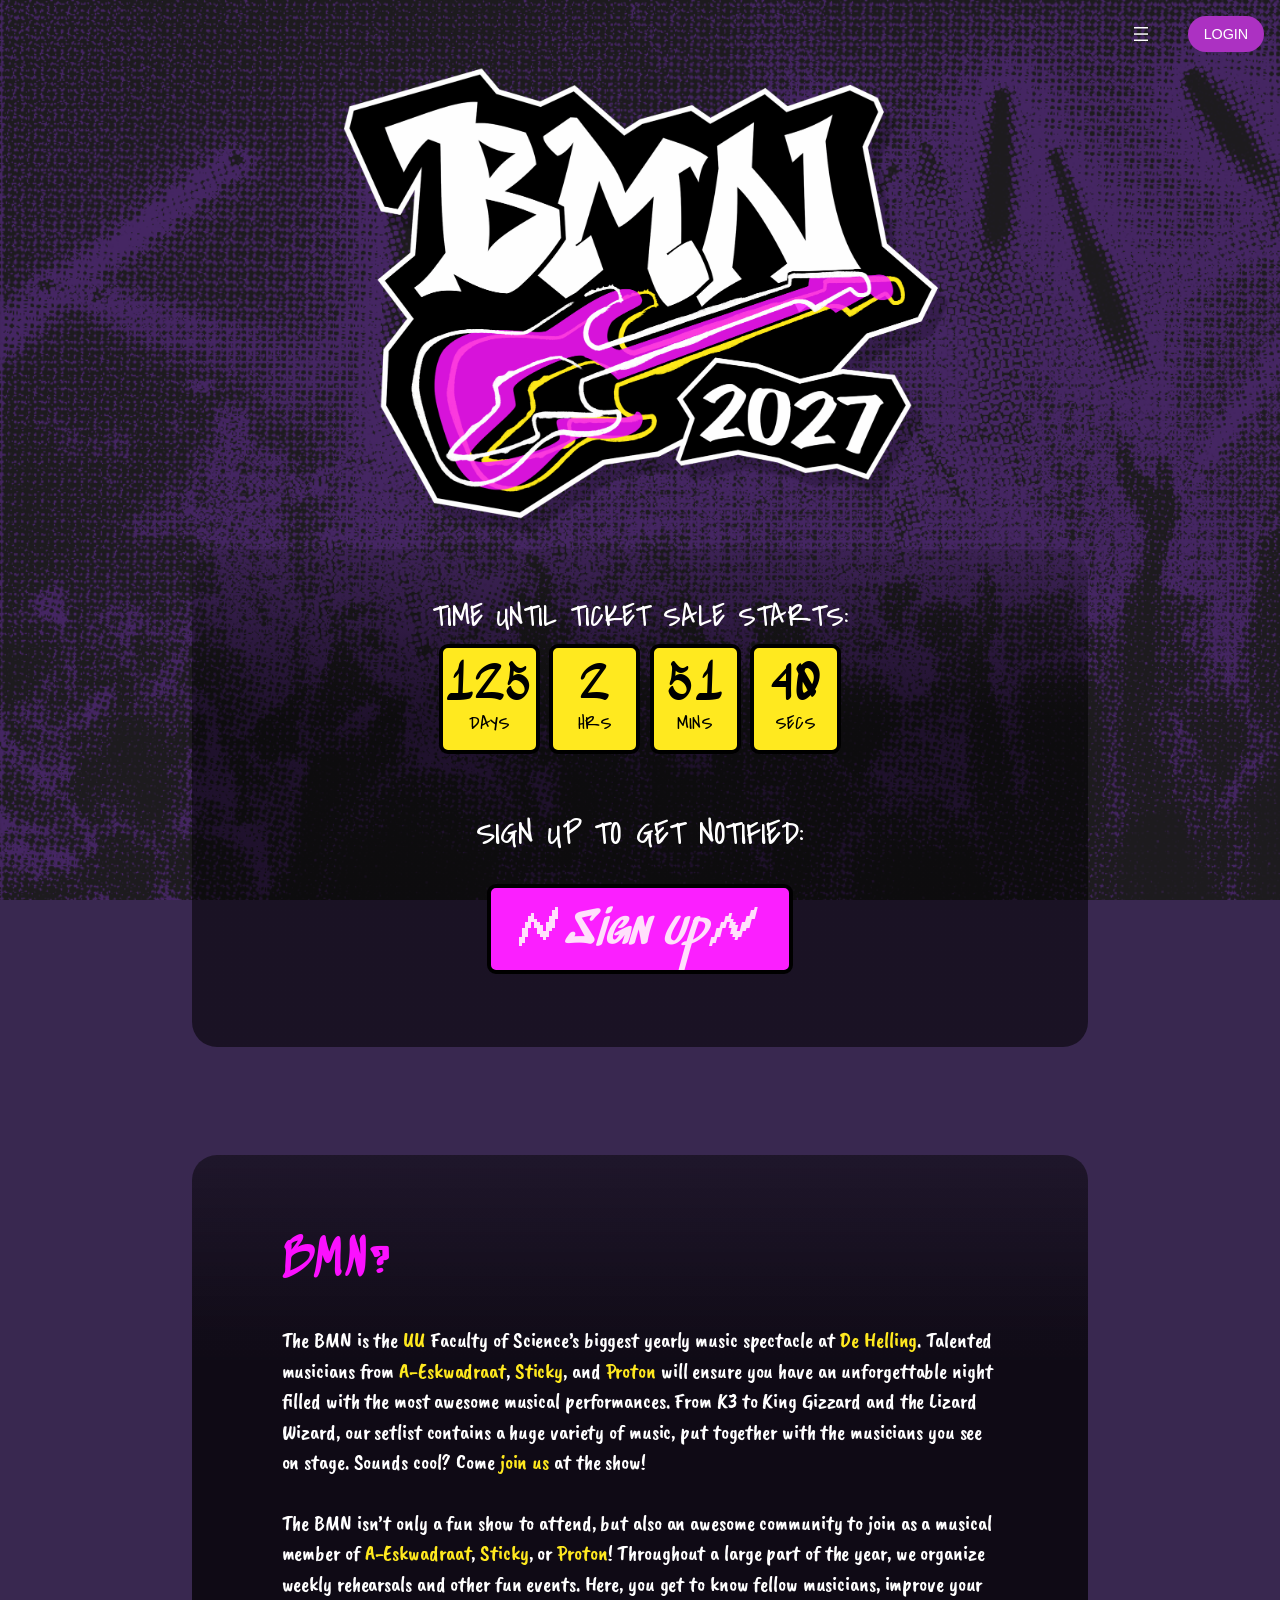
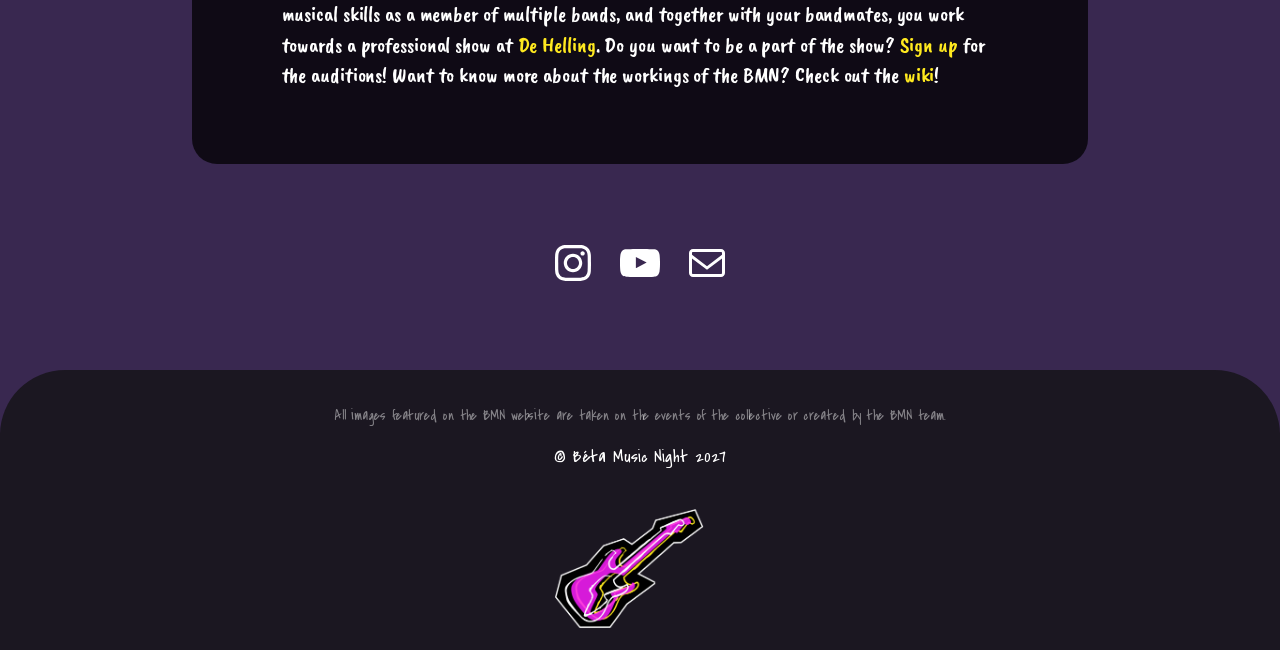
<file: index.html>
<!DOCTYPE html>
<html lang="en-US">
<head><meta charset="UTF-8">
	
	<meta name="viewport" content="width=device-width, initial-scale=1">
<meta name="robots" content="max-image-preview:large">
<title>BMN</title>
<link rel="alternate" type="application/rss+xml" title="BMN » Feed" href="/feed/">
<link rel="alternate" type="application/rss+xml" title="BMN » Comments Feed" href="/comments/feed/">
<style id="wp-img-auto-sizes-contain-inline-css">
img:is([sizes=auto i],[sizes^="auto," i]){contain-intrinsic-size:3000px 1500px}
/*# sourceURL=wp-img-auto-sizes-contain-inline-css */
</style>
<style id="wp-block-navigation-link-inline-css">
.wp-block-navigation .wp-block-navigation-item__label{overflow-wrap:break-word}.wp-block-navigation .wp-block-navigation-item__description{display:none}.link-ui-tools{outline:1px solid #f0f0f0;padding:8px}.link-ui-block-inserter{padding-top:8px}.link-ui-block-inserter__back{margin-left:8px;text-transform:uppercase}
/*# sourceURL=/wp-includes/blocks/navigation-link/style.min.css */
</style>
<style id="wp-block-navigation-overlay-close-inline-css">
.wp-block-navigation-overlay-close{align-items:center;background:transparent;border:none;cursor:pointer;display:inline-flex;gap:.5em;justify-content:center;padding:0;text-decoration:none}.wp-block-navigation-overlay-close:focus{outline-offset:2px}.wp-block-navigation-overlay-close svg{fill:currentColor;display:block;flex-shrink:0;height:24px;width:24px}.wp-block-navigation-overlay-close .wp-block-navigation-overlay-close__text{align-items:center;display:inline-flex}
/*# sourceURL=/wp-includes/blocks/navigation-overlay-close/style.min.css */
</style>
<style id="wp-block-navigation-inline-css">
.wp-block-navigation{position:relative}.wp-block-navigation ul{margin-bottom:0;margin-left:0;margin-top:0;padding-left:0}.wp-block-navigation ul,.wp-block-navigation ul li{list-style:none}.wp-block-navigation .wp-block-navigation-item{align-items:center;background-color:inherit;display:flex;position:relative}.wp-block-navigation .wp-block-navigation-item .wp-block-navigation__submenu-container:empty{display:none}.wp-block-navigation .wp-block-navigation-item__content{display:block;z-index:1}.wp-block-navigation .wp-block-navigation-item__content.wp-block-navigation-item__content{color:inherit}.wp-block-navigation.has-text-decoration-underline .wp-block-navigation-item__content,.wp-block-navigation.has-text-decoration-underline .wp-block-navigation-item__content:active,.wp-block-navigation.has-text-decoration-underline .wp-block-navigation-item__content:focus{text-decoration:underline}.wp-block-navigation.has-text-decoration-line-through .wp-block-navigation-item__content,.wp-block-navigation.has-text-decoration-line-through .wp-block-navigation-item__content:active,.wp-block-navigation.has-text-decoration-line-through .wp-block-navigation-item__content:focus{text-decoration:line-through}.wp-block-navigation :where(a),.wp-block-navigation :where(a:active),.wp-block-navigation :where(a:focus){text-decoration:none}.wp-block-navigation .wp-block-navigation__submenu-icon{align-self:center;background-color:inherit;border:none;color:currentColor;display:inline-block;font-size:inherit;height:.6em;line-height:0;margin-left:.25em;padding:0;width:.6em}.wp-block-navigation .wp-block-navigation__submenu-icon svg{stroke:currentColor;display:inline-block;height:inherit;margin-top:.075em;width:inherit}.wp-block-navigation{--navigation-layout-justification-setting:flex-start;--navigation-layout-direction:row;--navigation-layout-wrap:wrap;--navigation-layout-justify:flex-start;--navigation-layout-align:center}.wp-block-navigation.is-vertical{--navigation-layout-direction:column;--navigation-layout-justify:initial;--navigation-layout-align:flex-start}.wp-block-navigation.no-wrap{--navigation-layout-wrap:nowrap}.wp-block-navigation.items-justified-center{--navigation-layout-justification-setting:center;--navigation-layout-justify:center}.wp-block-navigation.items-justified-center.is-vertical{--navigation-layout-align:center}.wp-block-navigation.items-justified-right{--navigation-layout-justification-setting:flex-end;--navigation-layout-justify:flex-end}.wp-block-navigation.items-justified-right.is-vertical{--navigation-layout-align:flex-end}.wp-block-navigation.items-justified-space-between{--navigation-layout-justification-setting:space-between;--navigation-layout-justify:space-between}:where(.wp-block-navigation) ul li{padding:0}.wp-block-navigation .has-child .wp-block-navigation__submenu-container{align-items:normal;background-color:inherit;color:inherit;display:flex;flex-direction:column;opacity:0;position:absolute;z-index:2}@media not (prefers-reduced-motion){.wp-block-navigation .has-child .wp-block-navigation__submenu-container{transition:opacity .1s linear}}.wp-block-navigation .has-child .wp-block-navigation__submenu-container{height:0;overflow:hidden;visibility:hidden;width:0}.wp-block-navigation .has-child .wp-block-navigation__submenu-container>.wp-block-navigation-item>.wp-block-navigation-item__content{display:flex;flex-grow:1;padding:.5em 1em}.wp-block-navigation .has-child .wp-block-navigation__submenu-container>.wp-block-navigation-item>.wp-block-navigation-item__content .wp-block-navigation__submenu-icon{margin-left:auto;margin-right:0}.wp-block-navigation .has-child .wp-block-navigation__submenu-container .wp-block-navigation-item__content{margin:0}.wp-block-navigation .has-child .wp-block-navigation__submenu-container{left:-1px;top:100%}@media (min-width:782px){.wp-block-navigation .has-child .wp-block-navigation__submenu-container .wp-block-navigation__submenu-container{left:100%;top:-1px}.wp-block-navigation .has-child .wp-block-navigation__submenu-container .wp-block-navigation__submenu-container:before{background:transparent;content:"";display:block;height:100%;position:absolute;right:100%;width:.5em}.wp-block-navigation .has-child .wp-block-navigation__submenu-container .wp-block-navigation__submenu-icon{margin-right:.25em}.wp-block-navigation .has-child .wp-block-navigation__submenu-container .wp-block-navigation__submenu-icon svg{transform:rotate(-90deg)}}@media (hover:hover){.wp-block-navigation .has-child:not(.open-on-click):hover>.wp-block-navigation__submenu-container{height:auto;min-width:200px;opacity:1;overflow:visible;visibility:visible;width:auto}}.wp-block-navigation .has-child .wp-block-navigation-submenu__toggle[aria-expanded=true]~.wp-block-navigation__submenu-container,.wp-block-navigation .has-child:not(.open-on-click):not(.open-on-hover-click):focus-within>.wp-block-navigation__submenu-container{height:auto;min-width:200px;opacity:1;overflow:visible;visibility:visible;width:auto}.wp-block-navigation .has-child.open-always{align-items:var(--navigation-layout-align,initial);flex-direction:var(--navigation-layout-direction,initial);flex-wrap:var(--navigation-layout-wrap,wrap);gap:var(--wp--style--block-gap,2em)}.wp-block-navigation .has-child.open-always,.wp-block-navigation .has-child.open-always .wp-block-navigation-item{justify-content:var(--navigation-layout-justify,initial)}.wp-block-navigation .has-child.open-always .wp-block-navigation__submenu-container,.wp-block-navigation .has-child.open-always.wp-block-navigation-submenu{gap:var(--wp--style--block-gap,2em)}.wp-block-navigation .has-child.open-always .wp-block-navigation-item,.wp-block-navigation .has-child.open-always .wp-block-navigation__submenu-container,.wp-block-navigation .has-child.open-always.wp-block-navigation-submenu{padding-bottom:0;padding-top:0}.wp-block-navigation .has-child.open-always .wp-block-navigation__submenu-container{padding-left:var(--wp--style--block-gap,2em);padding-right:var(--wp--style--block-gap,2em)}.wp-block-navigation .has-child.open-always .wp-block-navigation__submenu-container .wp-block-navigation-item__content{padding:0}.wp-block-navigation .has-child.open-always .wp-block-navigation__submenu-container>.wp-block-navigation-item>.wp-block-navigation-item__content,.wp-block-navigation .has-child.open-always>.wp-block-navigation-item__content{flex-grow:0}.wp-block-navigation .has-child.open-always>.wp-block-navigation__submenu-container{background-color:transparent;border:none;color:inherit;flex-basis:100%;height:auto;opacity:1;overflow:visible;position:static;visibility:visible;width:auto}.wp-block-navigation.has-background .has-child .wp-block-navigation__submenu-container{left:0;top:100%}@media (min-width:782px){.wp-block-navigation.has-background .has-child .wp-block-navigation__submenu-container .wp-block-navigation__submenu-container{left:100%;top:0}}.wp-block-navigation-submenu{display:flex;position:relative}.wp-block-navigation-submenu .wp-block-navigation__submenu-icon svg{stroke:currentColor}button.wp-block-navigation-item__content{background-color:transparent;border:none;color:currentColor;font-family:inherit;font-size:inherit;font-style:inherit;font-weight:inherit;letter-spacing:inherit;line-height:inherit;text-align:left;text-transform:inherit}.wp-block-navigation-submenu__toggle{cursor:pointer}.wp-block-navigation-submenu__toggle[aria-expanded=true]+.wp-block-navigation__submenu-icon>svg,.wp-block-navigation-submenu__toggle[aria-expanded=true]>svg{transform:rotate(180deg)}.wp-block-navigation-item.open-on-click .wp-block-navigation-submenu__toggle{padding-left:0;padding-right:.85em}.wp-block-navigation-item.open-on-click .wp-block-navigation-submenu__toggle+.wp-block-navigation__submenu-icon{margin-left:-.6em;pointer-events:none}.wp-block-navigation-item.open-on-click button.wp-block-navigation-item__content:not(.wp-block-navigation-submenu__toggle){padding:0}.wp-block-navigation .wp-block-page-list,.wp-block-navigation__container,.wp-block-navigation__responsive-close,.wp-block-navigation__responsive-container,.wp-block-navigation__responsive-container-content,.wp-block-navigation__responsive-dialog{gap:inherit}:where(.wp-block-navigation.has-background .wp-block-navigation-item a:not(.wp-element-button)),:where(.wp-block-navigation.has-background .wp-block-navigation-submenu a:not(.wp-element-button)){padding:.5em 1em}:where(.wp-block-navigation .wp-block-navigation__submenu-container .wp-block-navigation-item a:not(.wp-element-button)),:where(.wp-block-navigation .wp-block-navigation__submenu-container .wp-block-navigation-submenu a:not(.wp-element-button)),:where(.wp-block-navigation .wp-block-navigation__submenu-container .wp-block-navigation-submenu button.wp-block-navigation-item__content),:where(.wp-block-navigation .wp-block-navigation__submenu-container .wp-block-pages-list__item button.wp-block-navigation-item__content){padding:.5em 1em}.wp-block-navigation.items-justified-right .wp-block-navigation__container .has-child .wp-block-navigation__submenu-container,.wp-block-navigation.items-justified-right .wp-block-page-list>.has-child .wp-block-navigation__submenu-container,.wp-block-navigation.items-justified-space-between .wp-block-page-list>.has-child:last-child .wp-block-navigation__submenu-container,.wp-block-navigation.items-justified-space-between>.wp-block-navigation__container>.has-child:last-child .wp-block-navigation__submenu-container{left:auto;right:0}.wp-block-navigation.items-justified-right .wp-block-navigation__container .has-child .wp-block-navigation__submenu-container .wp-block-navigation__submenu-container,.wp-block-navigation.items-justified-right .wp-block-page-list>.has-child .wp-block-navigation__submenu-container .wp-block-navigation__submenu-container,.wp-block-navigation.items-justified-space-between .wp-block-page-list>.has-child:last-child .wp-block-navigation__submenu-container .wp-block-navigation__submenu-container,.wp-block-navigation.items-justified-space-between>.wp-block-navigation__container>.has-child:last-child .wp-block-navigation__submenu-container .wp-block-navigation__submenu-container{left:-1px;right:-1px}@media (min-width:782px){.wp-block-navigation.items-justified-right .wp-block-navigation__container .has-child .wp-block-navigation__submenu-container .wp-block-navigation__submenu-container,.wp-block-navigation.items-justified-right .wp-block-page-list>.has-child .wp-block-navigation__submenu-container .wp-block-navigation__submenu-container,.wp-block-navigation.items-justified-space-between .wp-block-page-list>.has-child:last-child .wp-block-navigation__submenu-container .wp-block-navigation__submenu-container,.wp-block-navigation.items-justified-space-between>.wp-block-navigation__container>.has-child:last-child .wp-block-navigation__submenu-container .wp-block-navigation__submenu-container{left:auto;right:100%}}.wp-block-navigation:not(.has-background) .wp-block-navigation__submenu-container{background-color:#fff;border:1px solid rgba(0,0,0,.15)}.wp-block-navigation.has-background .wp-block-navigation__submenu-container{background-color:inherit}.wp-block-navigation:not(.has-text-color) .wp-block-navigation__submenu-container{color:#000}.wp-block-navigation__container{align-items:var(--navigation-layout-align,initial);display:flex;flex-direction:var(--navigation-layout-direction,initial);flex-wrap:var(--navigation-layout-wrap,wrap);justify-content:var(--navigation-layout-justify,initial);list-style:none;margin:0;padding-left:0}.wp-block-navigation__container .is-responsive{display:none}.wp-block-navigation__container:only-child,.wp-block-page-list:only-child{flex-grow:1}@keyframes overlay-menu__fade-in-animation{0%{opacity:0;transform:translateY(.5em)}to{opacity:1;transform:translateY(0)}}.wp-block-navigation__responsive-container{bottom:0;display:none;left:0;position:fixed;right:0;top:0}.wp-block-navigation__responsive-container :where(.wp-block-navigation-item a){color:inherit}.wp-block-navigation__responsive-container .wp-block-navigation__responsive-container-content{align-items:var(--navigation-layout-align,initial);display:flex;flex-direction:var(--navigation-layout-direction,initial);flex-wrap:var(--navigation-layout-wrap,wrap);justify-content:var(--navigation-layout-justify,initial)}.wp-block-navigation__responsive-container:not(.is-menu-open.is-menu-open){background-color:inherit!important;color:inherit!important}.wp-block-navigation__responsive-container.is-menu-open{background-color:inherit;display:flex;flex-direction:column}@media not (prefers-reduced-motion){.wp-block-navigation__responsive-container.is-menu-open{animation:overlay-menu__fade-in-animation .1s ease-out;animation-fill-mode:forwards}}.wp-block-navigation__responsive-container.is-menu-open:not(.disable-default-overlay){padding:clamp(1rem,var(--wp--style--root--padding-top),20rem) clamp(1rem,var(--wp--style--root--padding-right),20rem) clamp(1rem,var(--wp--style--root--padding-bottom),20rem) clamp(1rem,var(--wp--style--root--padding-left),20rem)}.wp-block-navigation__responsive-container.is-menu-open{overflow:auto;z-index:100000}.wp-block-navigation__responsive-container.is-menu-open:not(.disable-default-overlay) .wp-block-navigation__responsive-container-content{padding-top:calc(2rem + 24px)}.wp-block-navigation__responsive-container.is-menu-open:where(:not(.disable-default-overlay)) .wp-block-navigation__responsive-container-content{align-items:var(--navigation-layout-justification-setting,inherit);display:flex;flex-direction:column;flex-wrap:nowrap;overflow:visible}.wp-block-navigation__responsive-container.is-menu-open:where(:not(.disable-default-overlay)) .wp-block-navigation__responsive-container-content,.wp-block-navigation__responsive-container.is-menu-open:where(:not(.disable-default-overlay)) .wp-block-navigation__responsive-container-content .wp-block-navigation__container,.wp-block-navigation__responsive-container.is-menu-open:where(:not(.disable-default-overlay)) .wp-block-navigation__responsive-container-content .wp-block-page-list{justify-content:flex-start}.wp-block-navigation__responsive-container.is-menu-open:where(:not(.disable-default-overlay)) .wp-block-navigation__responsive-container-content .wp-block-navigation__submenu-icon{display:none}.wp-block-navigation__responsive-container.is-menu-open:where(:not(.disable-default-overlay)) .wp-block-navigation__responsive-container-content .has-child .wp-block-navigation__submenu-container{border:none;height:auto;min-width:200px;opacity:1;overflow:initial;padding-left:2rem;padding-right:2rem;position:static;visibility:visible;width:auto}.wp-block-navigation__responsive-container.is-menu-open:where(:not(.disable-default-overlay)) .wp-block-navigation__responsive-container-content .wp-block-navigation__container,.wp-block-navigation__responsive-container.is-menu-open:where(:not(.disable-default-overlay)) .wp-block-navigation__responsive-container-content .wp-block-navigation__submenu-container{gap:inherit}.wp-block-navigation__responsive-container.is-menu-open:where(:not(.disable-default-overlay)) .wp-block-navigation__responsive-container-content .wp-block-navigation__submenu-container{padding-top:var(--wp--style--block-gap,2em)}.wp-block-navigation__responsive-container.is-menu-open:where(:not(.disable-default-overlay)) .wp-block-navigation__responsive-container-content .wp-block-navigation-item__content{padding:0}.wp-block-navigation__responsive-container.is-menu-open:where(:not(.disable-default-overlay)) .wp-block-navigation__responsive-container-content .wp-block-navigation-item,.wp-block-navigation__responsive-container.is-menu-open:where(:not(.disable-default-overlay)) .wp-block-navigation__responsive-container-content .wp-block-navigation__container,.wp-block-navigation__responsive-container.is-menu-open:where(:not(.disable-default-overlay)) .wp-block-navigation__responsive-container-content .wp-block-page-list{align-items:var(--navigation-layout-justification-setting,initial);display:flex;flex-direction:column}.wp-block-navigation__responsive-container.is-menu-open:where(:not(.disable-default-overlay)) .wp-block-navigation-item,.wp-block-navigation__responsive-container.is-menu-open:where(:not(.disable-default-overlay)) .wp-block-navigation-item .wp-block-navigation__submenu-container,.wp-block-navigation__responsive-container.is-menu-open:where(:not(.disable-default-overlay)) .wp-block-navigation__container,.wp-block-navigation__responsive-container.is-menu-open:where(:not(.disable-default-overlay)) .wp-block-page-list{background:transparent!important;color:inherit!important}.wp-block-navigation__responsive-container.is-menu-open:where(:not(.disable-default-overlay)) .wp-block-navigation__submenu-container.wp-block-navigation__submenu-container.wp-block-navigation__submenu-container.wp-block-navigation__submenu-container{left:auto;right:auto}.wp-block-navigation__responsive-container.disable-default-overlay .wp-block-navigation__overlay-container{display:none;width:100%}.wp-block-navigation__responsive-container.disable-default-overlay .wp-block-navigation__responsive-close{max-width:none}.wp-block-navigation__responsive-container.disable-default-overlay.is-menu-open .wp-block-navigation__responsive-container-content>:not(.wp-block-navigation__overlay-container){display:none}.wp-block-navigation__responsive-container.disable-default-overlay.is-menu-open .wp-block-navigation__responsive-container-content .wp-block-navigation__overlay-container{display:block}.wp-block-navigation__responsive-container.disable-default-overlay.is-menu-open .wp-block-navigation__responsive-container-content .wp-block-navigation__overlay-container .wp-block-navigation__submenu-container{left:0;right:auto}@media (min-width:600px){.wp-block-navigation__responsive-container:not(.hidden-by-default):not(.is-menu-open){background-color:inherit;display:block;position:relative;width:100%;z-index:auto}.wp-block-navigation__responsive-container:not(.hidden-by-default):not(.is-menu-open) .wp-block-navigation__responsive-container-close{display:none}.wp-block-navigation__responsive-container.is-menu-open .wp-block-navigation__submenu-container.wp-block-navigation__submenu-container.wp-block-navigation__submenu-container.wp-block-navigation__submenu-container{left:0}}.wp-block-navigation:not(.has-background) .wp-block-navigation__responsive-container.is-menu-open:not(.disable-default-overlay){background-color:#fff}.wp-block-navigation:not(.has-text-color) .wp-block-navigation__responsive-container.is-menu-open:not(.disable-default-overlay){color:#000}.wp-block-navigation__toggle_button_label{font-size:1rem;font-weight:700}.wp-block-navigation__responsive-container-close,.wp-block-navigation__responsive-container-open{background:transparent;border:none;color:currentColor;cursor:pointer;margin:0;padding:0;text-transform:inherit;vertical-align:middle}.wp-block-navigation__responsive-container-close svg,.wp-block-navigation__responsive-container-open svg{fill:currentColor;display:block;height:24px;pointer-events:none;width:24px}.wp-block-navigation__responsive-container-open{display:flex}.wp-block-navigation__responsive-container-open.wp-block-navigation__responsive-container-open.wp-block-navigation__responsive-container-open{font-family:inherit;font-size:inherit;font-weight:inherit}@media (min-width:600px){.wp-block-navigation__responsive-container-open:not(.always-shown){display:none}}.wp-block-navigation__responsive-container-close{position:absolute;right:0;top:0;z-index:2}.wp-block-navigation__responsive-container-close.wp-block-navigation__responsive-container-close.wp-block-navigation__responsive-container-close{font-family:inherit;font-size:inherit;font-weight:inherit}.disable-default-overlay .wp-block-navigation__responsive-container-close{right:clamp(1rem,var(--wp--style--root--padding-left),20rem);top:clamp(1rem,var(--wp--style--root--padding-left),20rem)}.wp-block-navigation__responsive-close{width:100%}.has-modal-open .wp-block-navigation__responsive-close{margin-left:auto;margin-right:auto;max-width:var(--wp--style--global--wide-size,100%)}.wp-block-navigation__responsive-close:focus{outline:none}.is-menu-open .wp-block-navigation__responsive-close,.is-menu-open .wp-block-navigation__responsive-container-content,.is-menu-open .wp-block-navigation__responsive-dialog{box-sizing:border-box}.wp-block-navigation__responsive-dialog{position:relative}.has-modal-open .admin-bar .is-menu-open:where(:not(.disable-default-overlay)) .wp-block-navigation__responsive-dialog{margin-top:46px}@media (min-width:782px){.has-modal-open .admin-bar .is-menu-open:where(:not(.disable-default-overlay)) .wp-block-navigation__responsive-dialog{margin-top:32px}}html.has-modal-open{overflow:hidden}
/*# sourceURL=/wp-includes/blocks/navigation/style.min.css */
</style>
<style id="wp-block-group-inline-css">
.wp-block-group{box-sizing:border-box}:where(.wp-block-group.wp-block-group-is-layout-constrained){position:relative}
/*# sourceURL=/wp-includes/blocks/group/style.min.css */
</style>
<link rel="stylesheet" id="kadence-blocks-advancedbtn-css" href="/wp-content/plugins/kadence-blocks/dist/style-blocks-advancedbtn.css?ver=3.7.9.1" media="all">
<link rel="stylesheet" id="kb-button-deprecated-styles-css" href="/wp-content/plugins/kadence-blocks/includes/assets/css/kb-button-deprecated-style.min.css?ver=3.7.9.1" media="all">
<link rel="stylesheet" id="kadence-blocks-image-css" href="/wp-content/plugins/kadence-blocks/dist/style-blocks-image.css?ver=3.7.9.1" media="all">
<link rel="stylesheet" id="kadence-blocks-countdown-css" href="/wp-content/plugins/kadence-blocks/dist/style-blocks-countdown.css?ver=3.7.9.1" media="all">
<style id="kadence-blocks-advancedheading-inline-css">
	.wp-block-kadence-advancedheading mark{background:transparent;border-style:solid;border-width:0}
	.wp-block-kadence-advancedheading mark.kt-highlight{color:#f76a0c;}
	.kb-adv-heading-icon{display: inline-flex;justify-content: center;align-items: center;}
	.is-layout-constrained > .kb-advanced-heading-link {display: block;}.wp-block-kadence-advancedheading.has-background{padding: 0;}.kb-screen-reader-text{position:absolute;width:1px;height:1px;padding:0;margin:-1px;overflow:hidden;clip:rect(0,0,0,0);}
/*# sourceURL=kadence-blocks-advancedheading-inline-css */
</style>
<style id="wp-block-spacer-inline-css">
.wp-block-spacer{clear:both}
/*# sourceURL=/wp-includes/blocks/spacer/style.min.css */
</style>
<style id="wp-block-social-links-inline-css">
.wp-block-social-links{background:none;box-sizing:border-box;margin-left:0;padding-left:0;padding-right:0;text-indent:0}.wp-block-social-links .wp-social-link a,.wp-block-social-links .wp-social-link a:hover{border-bottom:0;box-shadow:none;text-decoration:none}.wp-block-social-links .wp-social-link svg{height:1em;width:1em}.wp-block-social-links .wp-social-link span:not(.screen-reader-text){font-size:.65em;margin-left:.5em;margin-right:.5em}.wp-block-social-links.has-small-icon-size{font-size:16px}.wp-block-social-links,.wp-block-social-links.has-normal-icon-size{font-size:24px}.wp-block-social-links.has-large-icon-size{font-size:36px}.wp-block-social-links.has-huge-icon-size{font-size:48px}.wp-block-social-links.aligncenter{display:flex;justify-content:center}.wp-block-social-links.alignright{justify-content:flex-end}.wp-block-social-link{border-radius:9999px;display:block}@media not (prefers-reduced-motion){.wp-block-social-link{transition:transform .1s ease}}.wp-block-social-link{height:auto}.wp-block-social-link a{align-items:center;display:flex;line-height:0}.wp-block-social-link:hover{transform:scale(1.1)}.wp-block-social-links .wp-block-social-link.wp-social-link{display:inline-block;margin:0;padding:0}.wp-block-social-links .wp-block-social-link.wp-social-link .wp-block-social-link-anchor,.wp-block-social-links .wp-block-social-link.wp-social-link .wp-block-social-link-anchor svg,.wp-block-social-links .wp-block-social-link.wp-social-link .wp-block-social-link-anchor:active,.wp-block-social-links .wp-block-social-link.wp-social-link .wp-block-social-link-anchor:hover,.wp-block-social-links .wp-block-social-link.wp-social-link .wp-block-social-link-anchor:visited{fill:currentColor;color:currentColor}:where(.wp-block-social-links:not(.is-style-logos-only)) .wp-social-link{background-color:#f0f0f0;color:#444}:where(.wp-block-social-links:not(.is-style-logos-only)) .wp-social-link-amazon{background-color:#f90;color:#fff}:where(.wp-block-social-links:not(.is-style-logos-only)) .wp-social-link-bandcamp{background-color:#1ea0c3;color:#fff}:where(.wp-block-social-links:not(.is-style-logos-only)) .wp-social-link-behance{background-color:#0757fe;color:#fff}:where(.wp-block-social-links:not(.is-style-logos-only)) .wp-social-link-bluesky{background-color:#0a7aff;color:#fff}:where(.wp-block-social-links:not(.is-style-logos-only)) .wp-social-link-codepen{background-color:#1e1f26;color:#fff}:where(.wp-block-social-links:not(.is-style-logos-only)) .wp-social-link-deviantart{background-color:#02e49b;color:#fff}:where(.wp-block-social-links:not(.is-style-logos-only)) .wp-social-link-discord{background-color:#5865f2;color:#fff}:where(.wp-block-social-links:not(.is-style-logos-only)) .wp-social-link-dribbble{background-color:#e94c89;color:#fff}:where(.wp-block-social-links:not(.is-style-logos-only)) .wp-social-link-dropbox{background-color:#4280ff;color:#fff}:where(.wp-block-social-links:not(.is-style-logos-only)) .wp-social-link-etsy{background-color:#f45800;color:#fff}:where(.wp-block-social-links:not(.is-style-logos-only)) .wp-social-link-facebook{background-color:#0866ff;color:#fff}:where(.wp-block-social-links:not(.is-style-logos-only)) .wp-social-link-fivehundredpx{background-color:#000;color:#fff}:where(.wp-block-social-links:not(.is-style-logos-only)) .wp-social-link-flickr{background-color:#0461dd;color:#fff}:where(.wp-block-social-links:not(.is-style-logos-only)) .wp-social-link-foursquare{background-color:#e65678;color:#fff}:where(.wp-block-social-links:not(.is-style-logos-only)) .wp-social-link-github{background-color:#24292d;color:#fff}:where(.wp-block-social-links:not(.is-style-logos-only)) .wp-social-link-goodreads{background-color:#eceadd;color:#382110}:where(.wp-block-social-links:not(.is-style-logos-only)) .wp-social-link-google{background-color:#ea4434;color:#fff}:where(.wp-block-social-links:not(.is-style-logos-only)) .wp-social-link-gravatar{background-color:#1d4fc4;color:#fff}:where(.wp-block-social-links:not(.is-style-logos-only)) .wp-social-link-instagram{background-color:#f00075;color:#fff}:where(.wp-block-social-links:not(.is-style-logos-only)) .wp-social-link-lastfm{background-color:#e21b24;color:#fff}:where(.wp-block-social-links:not(.is-style-logos-only)) .wp-social-link-linkedin{background-color:#0d66c2;color:#fff}:where(.wp-block-social-links:not(.is-style-logos-only)) .wp-social-link-mastodon{background-color:#3288d4;color:#fff}:where(.wp-block-social-links:not(.is-style-logos-only)) .wp-social-link-medium{background-color:#000;color:#fff}:where(.wp-block-social-links:not(.is-style-logos-only)) .wp-social-link-meetup{background-color:#f6405f;color:#fff}:where(.wp-block-social-links:not(.is-style-logos-only)) .wp-social-link-patreon{background-color:#000;color:#fff}:where(.wp-block-social-links:not(.is-style-logos-only)) .wp-social-link-pinterest{background-color:#e60122;color:#fff}:where(.wp-block-social-links:not(.is-style-logos-only)) .wp-social-link-pocket{background-color:#ef4155;color:#fff}:where(.wp-block-social-links:not(.is-style-logos-only)) .wp-social-link-reddit{background-color:#ff4500;color:#fff}:where(.wp-block-social-links:not(.is-style-logos-only)) .wp-social-link-skype{background-color:#0478d7;color:#fff}:where(.wp-block-social-links:not(.is-style-logos-only)) .wp-social-link-snapchat{stroke:#000;background-color:#fefc00;color:#fff}:where(.wp-block-social-links:not(.is-style-logos-only)) .wp-social-link-soundcloud{background-color:#ff5600;color:#fff}:where(.wp-block-social-links:not(.is-style-logos-only)) .wp-social-link-spotify{background-color:#1bd760;color:#fff}:where(.wp-block-social-links:not(.is-style-logos-only)) .wp-social-link-telegram{background-color:#2aabee;color:#fff}:where(.wp-block-social-links:not(.is-style-logos-only)) .wp-social-link-threads{background-color:#000;color:#fff}:where(.wp-block-social-links:not(.is-style-logos-only)) .wp-social-link-tiktok{background-color:#000;color:#fff}:where(.wp-block-social-links:not(.is-style-logos-only)) .wp-social-link-tumblr{background-color:#011835;color:#fff}:where(.wp-block-social-links:not(.is-style-logos-only)) .wp-social-link-twitch{background-color:#6440a4;color:#fff}:where(.wp-block-social-links:not(.is-style-logos-only)) .wp-social-link-twitter{background-color:#1da1f2;color:#fff}:where(.wp-block-social-links:not(.is-style-logos-only)) .wp-social-link-vimeo{background-color:#1eb7ea;color:#fff}:where(.wp-block-social-links:not(.is-style-logos-only)) .wp-social-link-vk{background-color:#4680c2;color:#fff}:where(.wp-block-social-links:not(.is-style-logos-only)) .wp-social-link-wordpress{background-color:#3499cd;color:#fff}:where(.wp-block-social-links:not(.is-style-logos-only)) .wp-social-link-whatsapp{background-color:#25d366;color:#fff}:where(.wp-block-social-links:not(.is-style-logos-only)) .wp-social-link-x{background-color:#000;color:#fff}:where(.wp-block-social-links:not(.is-style-logos-only)) .wp-social-link-yelp{background-color:#d32422;color:#fff}:where(.wp-block-social-links:not(.is-style-logos-only)) .wp-social-link-youtube{background-color:red;color:#fff}:where(.wp-block-social-links.is-style-logos-only) .wp-social-link{background:none}:where(.wp-block-social-links.is-style-logos-only) .wp-social-link svg{height:1.25em;width:1.25em}:where(.wp-block-social-links.is-style-logos-only) .wp-social-link-amazon{color:#f90}:where(.wp-block-social-links.is-style-logos-only) .wp-social-link-bandcamp{color:#1ea0c3}:where(.wp-block-social-links.is-style-logos-only) .wp-social-link-behance{color:#0757fe}:where(.wp-block-social-links.is-style-logos-only) .wp-social-link-bluesky{color:#0a7aff}:where(.wp-block-social-links.is-style-logos-only) .wp-social-link-codepen{color:#1e1f26}:where(.wp-block-social-links.is-style-logos-only) .wp-social-link-deviantart{color:#02e49b}:where(.wp-block-social-links.is-style-logos-only) .wp-social-link-discord{color:#5865f2}:where(.wp-block-social-links.is-style-logos-only) .wp-social-link-dribbble{color:#e94c89}:where(.wp-block-social-links.is-style-logos-only) .wp-social-link-dropbox{color:#4280ff}:where(.wp-block-social-links.is-style-logos-only) .wp-social-link-etsy{color:#f45800}:where(.wp-block-social-links.is-style-logos-only) .wp-social-link-facebook{color:#0866ff}:where(.wp-block-social-links.is-style-logos-only) .wp-social-link-fivehundredpx{color:#000}:where(.wp-block-social-links.is-style-logos-only) .wp-social-link-flickr{color:#0461dd}:where(.wp-block-social-links.is-style-logos-only) .wp-social-link-foursquare{color:#e65678}:where(.wp-block-social-links.is-style-logos-only) .wp-social-link-github{color:#24292d}:where(.wp-block-social-links.is-style-logos-only) .wp-social-link-goodreads{color:#382110}:where(.wp-block-social-links.is-style-logos-only) .wp-social-link-google{color:#ea4434}:where(.wp-block-social-links.is-style-logos-only) .wp-social-link-gravatar{color:#1d4fc4}:where(.wp-block-social-links.is-style-logos-only) .wp-social-link-instagram{color:#f00075}:where(.wp-block-social-links.is-style-logos-only) .wp-social-link-lastfm{color:#e21b24}:where(.wp-block-social-links.is-style-logos-only) .wp-social-link-linkedin{color:#0d66c2}:where(.wp-block-social-links.is-style-logos-only) .wp-social-link-mastodon{color:#3288d4}:where(.wp-block-social-links.is-style-logos-only) .wp-social-link-medium{color:#000}:where(.wp-block-social-links.is-style-logos-only) .wp-social-link-meetup{color:#f6405f}:where(.wp-block-social-links.is-style-logos-only) .wp-social-link-patreon{color:#000}:where(.wp-block-social-links.is-style-logos-only) .wp-social-link-pinterest{color:#e60122}:where(.wp-block-social-links.is-style-logos-only) .wp-social-link-pocket{color:#ef4155}:where(.wp-block-social-links.is-style-logos-only) .wp-social-link-reddit{color:#ff4500}:where(.wp-block-social-links.is-style-logos-only) .wp-social-link-skype{color:#0478d7}:where(.wp-block-social-links.is-style-logos-only) .wp-social-link-snapchat{stroke:#000;color:#fff}:where(.wp-block-social-links.is-style-logos-only) .wp-social-link-soundcloud{color:#ff5600}:where(.wp-block-social-links.is-style-logos-only) .wp-social-link-spotify{color:#1bd760}:where(.wp-block-social-links.is-style-logos-only) .wp-social-link-telegram{color:#2aabee}:where(.wp-block-social-links.is-style-logos-only) .wp-social-link-threads{color:#000}:where(.wp-block-social-links.is-style-logos-only) .wp-social-link-tiktok{color:#000}:where(.wp-block-social-links.is-style-logos-only) .wp-social-link-tumblr{color:#011835}:where(.wp-block-social-links.is-style-logos-only) .wp-social-link-twitch{color:#6440a4}:where(.wp-block-social-links.is-style-logos-only) .wp-social-link-twitter{color:#1da1f2}:where(.wp-block-social-links.is-style-logos-only) .wp-social-link-vimeo{color:#1eb7ea}:where(.wp-block-social-links.is-style-logos-only) .wp-social-link-vk{color:#4680c2}:where(.wp-block-social-links.is-style-logos-only) .wp-social-link-whatsapp{color:#25d366}:where(.wp-block-social-links.is-style-logos-only) .wp-social-link-wordpress{color:#3499cd}:where(.wp-block-social-links.is-style-logos-only) .wp-social-link-x{color:#000}:where(.wp-block-social-links.is-style-logos-only) .wp-social-link-yelp{color:#d32422}:where(.wp-block-social-links.is-style-logos-only) .wp-social-link-youtube{color:red}.wp-block-social-links.is-style-pill-shape .wp-social-link{width:auto}:root :where(.wp-block-social-links .wp-social-link a){padding:.25em}:root :where(.wp-block-social-links.is-style-logos-only .wp-social-link a){padding:0}:root :where(.wp-block-social-links.is-style-pill-shape .wp-social-link a){padding-left:.6666666667em;padding-right:.6666666667em}.wp-block-social-links:not(.has-icon-color):not(.has-icon-background-color) .wp-social-link-snapchat .wp-block-social-link-label{color:#000}
/*# sourceURL=/wp-includes/blocks/social-links/style.min.css */
</style>
<style id="wp-block-heading-inline-css">
h1:where(.wp-block-heading).has-background,h2:where(.wp-block-heading).has-background,h3:where(.wp-block-heading).has-background,h4:where(.wp-block-heading).has-background,h5:where(.wp-block-heading).has-background,h6:where(.wp-block-heading).has-background{padding:1.25em 2.375em}h1.has-text-align-left[style*=writing-mode]:where([style*=vertical-lr]),h1.has-text-align-right[style*=writing-mode]:where([style*=vertical-rl]),h2.has-text-align-left[style*=writing-mode]:where([style*=vertical-lr]),h2.has-text-align-right[style*=writing-mode]:where([style*=vertical-rl]),h3.has-text-align-left[style*=writing-mode]:where([style*=vertical-lr]),h3.has-text-align-right[style*=writing-mode]:where([style*=vertical-rl]),h4.has-text-align-left[style*=writing-mode]:where([style*=vertical-lr]),h4.has-text-align-right[style*=writing-mode]:where([style*=vertical-rl]),h5.has-text-align-left[style*=writing-mode]:where([style*=vertical-lr]),h5.has-text-align-right[style*=writing-mode]:where([style*=vertical-rl]),h6.has-text-align-left[style*=writing-mode]:where([style*=vertical-lr]),h6.has-text-align-right[style*=writing-mode]:where([style*=vertical-rl]){rotate:180deg}
/*# sourceURL=/wp-includes/blocks/heading/style.min.css */
</style>
<style id="wp-block-library-inline-css">
:root{--wp-block-synced-color:#7a00df;--wp-block-synced-color--rgb:122,0,223;--wp-bound-block-color:var(--wp-block-synced-color);--wp-editor-canvas-background:#ddd;--wp-admin-theme-color:#007cba;--wp-admin-theme-color--rgb:0,124,186;--wp-admin-theme-color-darker-10:#006ba1;--wp-admin-theme-color-darker-10--rgb:0,107,160.5;--wp-admin-theme-color-darker-20:#005a87;--wp-admin-theme-color-darker-20--rgb:0,90,135;--wp-admin-border-width-focus:2px}@media (min-resolution:192dpi){:root{--wp-admin-border-width-focus:1.5px}}.wp-element-button{cursor:pointer}:root .has-very-light-gray-background-color{background-color:#eee}:root .has-very-dark-gray-background-color{background-color:#313131}:root .has-very-light-gray-color{color:#eee}:root .has-very-dark-gray-color{color:#313131}:root .has-vivid-green-cyan-to-vivid-cyan-blue-gradient-background{background:linear-gradient(135deg,#00d084,#0693e3)}:root .has-purple-crush-gradient-background{background:linear-gradient(135deg,#34e2e4,#4721fb 50%,#ab1dfe)}:root .has-hazy-dawn-gradient-background{background:linear-gradient(135deg,#faaca8,#dad0ec)}:root .has-subdued-olive-gradient-background{background:linear-gradient(135deg,#fafae1,#67a671)}:root .has-atomic-cream-gradient-background{background:linear-gradient(135deg,#fdd79a,#004a59)}:root .has-nightshade-gradient-background{background:linear-gradient(135deg,#330968,#31cdcf)}:root .has-midnight-gradient-background{background:linear-gradient(135deg,#020381,#2874fc)}:root{--wp--preset--font-size--normal:16px;--wp--preset--font-size--huge:42px}.has-regular-font-size{font-size:1em}.has-larger-font-size{font-size:2.625em}.has-normal-font-size{font-size:var(--wp--preset--font-size--normal)}.has-huge-font-size{font-size:var(--wp--preset--font-size--huge)}:root .has-text-align-center{text-align:center}:root .has-text-align-left{text-align:left}:root .has-text-align-right{text-align:right}.has-fit-text{white-space:nowrap!important}#end-resizable-editor-section{display:none}.aligncenter{clear:both}.items-justified-left{justify-content:flex-start}.items-justified-center{justify-content:center}.items-justified-right{justify-content:flex-end}.items-justified-space-between{justify-content:space-between}.screen-reader-text{word-wrap:normal!important;border:0;clip-path:inset(50%);height:1px;margin:-1px;overflow:hidden;padding:0;position:absolute;width:1px;word-break:normal!important}.screen-reader-text:focus{background-color:#ddd;clip-path:none;color:#444;display:block;font-size:1em;height:auto;left:5px;line-height:normal;padding:15px 23px 14px;text-decoration:none;top:5px;width:auto;z-index:100000}html :where(.has-border-color){border-style:solid}html :where([style^=border-color],[style*=";border-color"],[style*="; border-color"]){border-style:solid}html :where([style^=border-top-color],[style*=";border-top-color"],[style*="; border-top-color"]){border-top-style:solid}html :where([style^=border-right-color],[style*=";border-right-color"],[style*="; border-right-color"]){border-right-style:solid}html :where([style^=border-bottom-color],[style*=";border-bottom-color"],[style*="; border-bottom-color"]){border-bottom-style:solid}html :where([style^=border-left-color],[style*=";border-left-color"],[style*="; border-left-color"]){border-left-style:solid}html :where([style^=border-width],[style*=";border-width"],[style*="; border-width"]){border-style:solid}html :where([style^=border-top-width],[style*=";border-top-width"],[style*="; border-top-width"]){border-top-style:solid}html :where([style^=border-right-width],[style*=";border-right-width"],[style*="; border-right-width"]){border-right-style:solid}html :where([style^=border-bottom-width],[style*=";border-bottom-width"],[style*="; border-bottom-width"]){border-bottom-style:solid}html :where([style^=border-left-width],[style*=";border-left-width"],[style*="; border-left-width"]){border-left-style:solid}html :where(img[class*=wp-image-]){height:auto;max-width:100%}:where(figure){margin:0 0 1em}html :where(.is-position-sticky){--wp-admin--admin-bar--position-offset:var(--wp-admin--admin-bar--height,0px)}@media screen and (max-width:600px){html :where(.is-position-sticky){--wp-admin--admin-bar--position-offset:0px}}
/*# sourceURL=/wp-includes/css/dist/block-library/common.min.css */
</style>
<style id="global-styles-inline-css">
:root{--wp--preset--aspect-ratio--square: 1;--wp--preset--aspect-ratio--4-3: 4/3;--wp--preset--aspect-ratio--3-4: 3/4;--wp--preset--aspect-ratio--3-2: 3/2;--wp--preset--aspect-ratio--2-3: 2/3;--wp--preset--aspect-ratio--16-9: 16/9;--wp--preset--aspect-ratio--9-16: 9/16;--wp--preset--color--black: #000000;--wp--preset--color--cyan-bluish-gray: #abb8c3;--wp--preset--color--white: #ffffff;--wp--preset--color--pale-pink: #f78da7;--wp--preset--color--vivid-red: #cf2e2e;--wp--preset--color--luminous-vivid-orange: #ff6900;--wp--preset--color--luminous-vivid-amber: #fcb900;--wp--preset--color--light-green-cyan: #7bdcb5;--wp--preset--color--vivid-green-cyan: #00d084;--wp--preset--color--pale-cyan-blue: #8ed1fc;--wp--preset--color--vivid-cyan-blue: #0693e3;--wp--preset--color--vivid-purple: #9b51e0;--wp--preset--color--base: #FFFFFF;--wp--preset--color--contrast: #111111;--wp--preset--color--accent-1: #FFEE58;--wp--preset--color--accent-2: #F6CFF4;--wp--preset--color--accent-3: #503AA8;--wp--preset--color--accent-4: #686868;--wp--preset--color--accent-5: #FBFAF3;--wp--preset--color--accent-6: color-mix(in srgb, currentColor 20%, transparent);--wp--preset--gradient--vivid-cyan-blue-to-vivid-purple: linear-gradient(135deg,rgb(6,147,227) 0%,rgb(155,81,224) 100%);--wp--preset--gradient--light-green-cyan-to-vivid-green-cyan: linear-gradient(135deg,rgb(122,220,180) 0%,rgb(0,208,130) 100%);--wp--preset--gradient--luminous-vivid-amber-to-luminous-vivid-orange: linear-gradient(135deg,rgb(252,185,0) 0%,rgb(255,105,0) 100%);--wp--preset--gradient--luminous-vivid-orange-to-vivid-red: linear-gradient(135deg,rgb(255,105,0) 0%,rgb(207,46,46) 100%);--wp--preset--gradient--very-light-gray-to-cyan-bluish-gray: linear-gradient(135deg,rgb(238,238,238) 0%,rgb(169,184,195) 100%);--wp--preset--gradient--cool-to-warm-spectrum: linear-gradient(135deg,rgb(74,234,220) 0%,rgb(151,120,209) 20%,rgb(207,42,186) 40%,rgb(238,44,130) 60%,rgb(251,105,98) 80%,rgb(254,248,76) 100%);--wp--preset--gradient--blush-light-purple: linear-gradient(135deg,rgb(255,206,236) 0%,rgb(152,150,240) 100%);--wp--preset--gradient--blush-bordeaux: linear-gradient(135deg,rgb(254,205,165) 0%,rgb(254,45,45) 50%,rgb(107,0,62) 100%);--wp--preset--gradient--luminous-dusk: linear-gradient(135deg,rgb(255,203,112) 0%,rgb(199,81,192) 50%,rgb(65,88,208) 100%);--wp--preset--gradient--pale-ocean: linear-gradient(135deg,rgb(255,245,203) 0%,rgb(182,227,212) 50%,rgb(51,167,181) 100%);--wp--preset--gradient--electric-grass: linear-gradient(135deg,rgb(202,248,128) 0%,rgb(113,206,126) 100%);--wp--preset--gradient--midnight: linear-gradient(135deg,rgb(2,3,129) 0%,rgb(40,116,252) 100%);--wp--preset--font-size--small: 0.875rem;--wp--preset--font-size--medium: clamp(1rem, 1rem + ((1vw - 0.2rem) * 0.196), 1.125rem);--wp--preset--font-size--large: clamp(1.125rem, 1.125rem + ((1vw - 0.2rem) * 0.392), 1.375rem);--wp--preset--font-size--x-large: clamp(1.75rem, 1.75rem + ((1vw - 0.2rem) * 0.392), 2rem);--wp--preset--font-size--xx-large: clamp(2.15rem, 2.15rem + ((1vw - 0.2rem) * 1.333), 3rem);--wp--preset--font-family--manrope: Manrope, sans-serif;--wp--preset--font-family--fira-code: "Fira Code", monospace;--wp--preset--spacing--20: 10px;--wp--preset--spacing--30: 20px;--wp--preset--spacing--40: 30px;--wp--preset--spacing--50: clamp(30px, 5vw, 50px);--wp--preset--spacing--60: clamp(30px, 7vw, 70px);--wp--preset--spacing--70: clamp(50px, 7vw, 90px);--wp--preset--spacing--80: clamp(70px, 10vw, 140px);--wp--preset--shadow--natural: 6px 6px 9px rgba(0, 0, 0, 0.2);--wp--preset--shadow--deep: 12px 12px 50px rgba(0, 0, 0, 0.4);--wp--preset--shadow--sharp: 6px 6px 0px rgba(0, 0, 0, 0.2);--wp--preset--shadow--outlined: 6px 6px 0px -3px rgb(255, 255, 255), 6px 6px rgb(0, 0, 0);--wp--preset--shadow--crisp: 6px 6px 0px rgb(0, 0, 0);}.wp-block-button{--wp--preset--dimension--25: 25%;--wp--preset--dimension--50: 50%;--wp--preset--dimension--75: 75%;--wp--preset--dimension--100: 100%;}:root { --wp--style--global--content-size: 645px;--wp--style--global--wide-size: 1340px; }:where(body) { margin: 0; }.wp-site-blocks { padding-top: var(--wp--style--root--padding-top); padding-bottom: var(--wp--style--root--padding-bottom); }.has-global-padding { padding-right: var(--wp--style--root--padding-right); padding-left: var(--wp--style--root--padding-left); }.has-global-padding > .alignfull { margin-right: calc(var(--wp--style--root--padding-right) * -1); margin-left: calc(var(--wp--style--root--padding-left) * -1); }.has-global-padding :where(:not(.alignfull.is-layout-flow) > .has-global-padding:not(.wp-block-block, .alignfull)) { padding-right: 0; padding-left: 0; }.has-global-padding :where(:not(.alignfull.is-layout-flow) > .has-global-padding:not(.wp-block-block, .alignfull)) > .alignfull { margin-left: 0; margin-right: 0; }.wp-site-blocks > .alignleft { float: left; margin-right: 2em; }.wp-site-blocks > .alignright { float: right; margin-left: 2em; }.wp-site-blocks > .aligncenter { justify-content: center; margin-left: auto; margin-right: auto; }:where(.wp-site-blocks) > * { margin-block-start: 1.2rem; margin-block-end: 0; }:where(.wp-site-blocks) > :first-child { margin-block-start: 0; }:where(.wp-site-blocks) > :last-child { margin-block-end: 0; }:root { --wp--style--block-gap: 1.2rem; }:root :where(.is-layout-flow) > :first-child{margin-block-start: 0;}:root :where(.is-layout-flow) > :last-child{margin-block-end: 0;}:root :where(.is-layout-flow) > *{margin-block-start: 1.2rem;margin-block-end: 0;}:root :where(.is-layout-constrained) > :first-child{margin-block-start: 0;}:root :where(.is-layout-constrained) > :last-child{margin-block-end: 0;}:root :where(.is-layout-constrained) > *{margin-block-start: 1.2rem;margin-block-end: 0;}:root :where(.is-layout-flex){gap: 1.2rem;}:root :where(.is-layout-grid){gap: 1.2rem;}.is-layout-flow > .alignleft{float: left;margin-inline-start: 0;margin-inline-end: 2em;}.is-layout-flow > .alignright{float: right;margin-inline-start: 2em;margin-inline-end: 0;}.is-layout-flow > .aligncenter{margin-left: auto !important;margin-right: auto !important;}.is-layout-constrained > .alignleft{float: left;margin-inline-start: 0;margin-inline-end: 2em;}.is-layout-constrained > .alignright{float: right;margin-inline-start: 2em;margin-inline-end: 0;}.is-layout-constrained > .aligncenter{margin-left: auto !important;margin-right: auto !important;}.is-layout-constrained > :where(:not(.alignleft):not(.alignright):not(.alignfull)){max-width: var(--wp--style--global--content-size);margin-left: auto !important;margin-right: auto !important;}.is-layout-constrained > .alignwide{max-width: var(--wp--style--global--wide-size);}body .is-layout-flex{display: flex;}.is-layout-flex{flex-wrap: wrap;align-items: center;}.is-layout-flex > :is(*, div){margin: 0;}body .is-layout-grid{display: grid;}.is-layout-grid > :is(*, div){margin: 0;}html{min-height: calc(100% - var(--wp-admin--admin-bar--height, 0px));}body{background-color: #392850;background-image: url('/wp-content/uploads/2026/09/BG3-1.png');background-size: cover;background-attachment: fixed;color: var(--wp--preset--color--contrast);font-family: var(--wp--preset--font-family--manrope);font-size: var(--wp--preset--font-size--large);font-weight: 300;letter-spacing: -0.1px;line-height: 1.4;--wp--style--root--padding-top: 0px;--wp--style--root--padding-right: var(--wp--preset--spacing--50);--wp--style--root--padding-bottom: 0px;--wp--style--root--padding-left: var(--wp--preset--spacing--50);}a:where(:not(.wp-element-button)){color: #ffe91f;text-decoration: none;}:root :where(a:where(:not(.wp-element-button)):hover){text-decoration: none;}h1, h2, h3, h4, h5, h6{font-weight: 400;letter-spacing: -0.1px;line-height: 1.125;}h1{font-size: var(--wp--preset--font-size--xx-large);}h2{font-size: var(--wp--preset--font-size--x-large);}h3{font-size: var(--wp--preset--font-size--large);}h4{font-size: var(--wp--preset--font-size--medium);}h5{font-size: var(--wp--preset--font-size--small);letter-spacing: 0.5px;}h6{font-size: var(--wp--preset--font-size--small);font-weight: 700;letter-spacing: 1.4px;text-transform: uppercase;}:root :where(.wp-element-button, .wp-block-button__link){background-color: var(--wp--preset--color--contrast);border-width: 0;color: var(--wp--preset--color--base);font-family: inherit;font-size: var(--wp--preset--font-size--medium);font-style: inherit;font-weight: inherit;letter-spacing: inherit;line-height: inherit;padding-top: 1rem;padding-right: 2.25rem;padding-bottom: 1rem;padding-left: 2.25rem;text-decoration: none;text-transform: inherit;}:root :where(.wp-element-button:hover, .wp-block-button__link:hover){background-color: color-mix(in srgb, var(--wp--preset--color--contrast) 85%, transparent);border-color: transparent;color: var(--wp--preset--color--base);}:root :where(.wp-element-button:focus, .wp-block-button__link:focus){outline-color: var(--wp--preset--color--accent-4);outline-offset: 2px;}:root :where(.wp-element-caption, .wp-block-audio figcaption, .wp-block-embed figcaption, .wp-block-gallery figcaption, .wp-block-image figcaption, .wp-block-table figcaption, .wp-block-video figcaption){font-size: var(--wp--preset--font-size--small);line-height: 1.4;}.has-black-color{color: var(--wp--preset--color--black) !important;}.has-cyan-bluish-gray-color{color: var(--wp--preset--color--cyan-bluish-gray) !important;}.has-white-color{color: var(--wp--preset--color--white) !important;}.has-pale-pink-color{color: var(--wp--preset--color--pale-pink) !important;}.has-vivid-red-color{color: var(--wp--preset--color--vivid-red) !important;}.has-luminous-vivid-orange-color{color: var(--wp--preset--color--luminous-vivid-orange) !important;}.has-luminous-vivid-amber-color{color: var(--wp--preset--color--luminous-vivid-amber) !important;}.has-light-green-cyan-color{color: var(--wp--preset--color--light-green-cyan) !important;}.has-vivid-green-cyan-color{color: var(--wp--preset--color--vivid-green-cyan) !important;}.has-pale-cyan-blue-color{color: var(--wp--preset--color--pale-cyan-blue) !important;}.has-vivid-cyan-blue-color{color: var(--wp--preset--color--vivid-cyan-blue) !important;}.has-vivid-purple-color{color: var(--wp--preset--color--vivid-purple) !important;}.has-base-color{color: var(--wp--preset--color--base) !important;}.has-contrast-color{color: var(--wp--preset--color--contrast) !important;}.has-accent-1-color{color: var(--wp--preset--color--accent-1) !important;}.has-accent-2-color{color: var(--wp--preset--color--accent-2) !important;}.has-accent-3-color{color: var(--wp--preset--color--accent-3) !important;}.has-accent-4-color{color: var(--wp--preset--color--accent-4) !important;}.has-accent-5-color{color: var(--wp--preset--color--accent-5) !important;}.has-accent-6-color{color: var(--wp--preset--color--accent-6) !important;}.has-black-background-color{background-color: var(--wp--preset--color--black) !important;}.has-cyan-bluish-gray-background-color{background-color: var(--wp--preset--color--cyan-bluish-gray) !important;}.has-white-background-color{background-color: var(--wp--preset--color--white) !important;}.has-pale-pink-background-color{background-color: var(--wp--preset--color--pale-pink) !important;}.has-vivid-red-background-color{background-color: var(--wp--preset--color--vivid-red) !important;}.has-luminous-vivid-orange-background-color{background-color: var(--wp--preset--color--luminous-vivid-orange) !important;}.has-luminous-vivid-amber-background-color{background-color: var(--wp--preset--color--luminous-vivid-amber) !important;}.has-light-green-cyan-background-color{background-color: var(--wp--preset--color--light-green-cyan) !important;}.has-vivid-green-cyan-background-color{background-color: var(--wp--preset--color--vivid-green-cyan) !important;}.has-pale-cyan-blue-background-color{background-color: var(--wp--preset--color--pale-cyan-blue) !important;}.has-vivid-cyan-blue-background-color{background-color: var(--wp--preset--color--vivid-cyan-blue) !important;}.has-vivid-purple-background-color{background-color: var(--wp--preset--color--vivid-purple) !important;}.has-base-background-color{background-color: var(--wp--preset--color--base) !important;}.has-contrast-background-color{background-color: var(--wp--preset--color--contrast) !important;}.has-accent-1-background-color{background-color: var(--wp--preset--color--accent-1) !important;}.has-accent-2-background-color{background-color: var(--wp--preset--color--accent-2) !important;}.has-accent-3-background-color{background-color: var(--wp--preset--color--accent-3) !important;}.has-accent-4-background-color{background-color: var(--wp--preset--color--accent-4) !important;}.has-accent-5-background-color{background-color: var(--wp--preset--color--accent-5) !important;}.has-accent-6-background-color{background-color: var(--wp--preset--color--accent-6) !important;}.has-black-border-color{border-color: var(--wp--preset--color--black) !important;}.has-cyan-bluish-gray-border-color{border-color: var(--wp--preset--color--cyan-bluish-gray) !important;}.has-white-border-color{border-color: var(--wp--preset--color--white) !important;}.has-pale-pink-border-color{border-color: var(--wp--preset--color--pale-pink) !important;}.has-vivid-red-border-color{border-color: var(--wp--preset--color--vivid-red) !important;}.has-luminous-vivid-orange-border-color{border-color: var(--wp--preset--color--luminous-vivid-orange) !important;}.has-luminous-vivid-amber-border-color{border-color: var(--wp--preset--color--luminous-vivid-amber) !important;}.has-light-green-cyan-border-color{border-color: var(--wp--preset--color--light-green-cyan) !important;}.has-vivid-green-cyan-border-color{border-color: var(--wp--preset--color--vivid-green-cyan) !important;}.has-pale-cyan-blue-border-color{border-color: var(--wp--preset--color--pale-cyan-blue) !important;}.has-vivid-cyan-blue-border-color{border-color: var(--wp--preset--color--vivid-cyan-blue) !important;}.has-vivid-purple-border-color{border-color: var(--wp--preset--color--vivid-purple) !important;}.has-base-border-color{border-color: var(--wp--preset--color--base) !important;}.has-contrast-border-color{border-color: var(--wp--preset--color--contrast) !important;}.has-accent-1-border-color{border-color: var(--wp--preset--color--accent-1) !important;}.has-accent-2-border-color{border-color: var(--wp--preset--color--accent-2) !important;}.has-accent-3-border-color{border-color: var(--wp--preset--color--accent-3) !important;}.has-accent-4-border-color{border-color: var(--wp--preset--color--accent-4) !important;}.has-accent-5-border-color{border-color: var(--wp--preset--color--accent-5) !important;}.has-accent-6-border-color{border-color: var(--wp--preset--color--accent-6) !important;}.has-vivid-cyan-blue-to-vivid-purple-gradient-background{background: var(--wp--preset--gradient--vivid-cyan-blue-to-vivid-purple) !important;}.has-light-green-cyan-to-vivid-green-cyan-gradient-background{background: var(--wp--preset--gradient--light-green-cyan-to-vivid-green-cyan) !important;}.has-luminous-vivid-amber-to-luminous-vivid-orange-gradient-background{background: var(--wp--preset--gradient--luminous-vivid-amber-to-luminous-vivid-orange) !important;}.has-luminous-vivid-orange-to-vivid-red-gradient-background{background: var(--wp--preset--gradient--luminous-vivid-orange-to-vivid-red) !important;}.has-very-light-gray-to-cyan-bluish-gray-gradient-background{background: var(--wp--preset--gradient--very-light-gray-to-cyan-bluish-gray) !important;}.has-cool-to-warm-spectrum-gradient-background{background: var(--wp--preset--gradient--cool-to-warm-spectrum) !important;}.has-blush-light-purple-gradient-background{background: var(--wp--preset--gradient--blush-light-purple) !important;}.has-blush-bordeaux-gradient-background{background: var(--wp--preset--gradient--blush-bordeaux) !important;}.has-luminous-dusk-gradient-background{background: var(--wp--preset--gradient--luminous-dusk) !important;}.has-pale-ocean-gradient-background{background: var(--wp--preset--gradient--pale-ocean) !important;}.has-electric-grass-gradient-background{background: var(--wp--preset--gradient--electric-grass) !important;}.has-midnight-gradient-background{background: var(--wp--preset--gradient--midnight) !important;}.has-small-font-size{font-size: var(--wp--preset--font-size--small) !important;}.has-medium-font-size{font-size: var(--wp--preset--font-size--medium) !important;}.has-large-font-size{font-size: var(--wp--preset--font-size--large) !important;}.has-x-large-font-size{font-size: var(--wp--preset--font-size--x-large) !important;}.has-xx-large-font-size{font-size: var(--wp--preset--font-size--xx-large) !important;}.has-manrope-font-family{font-family: var(--wp--preset--font-family--manrope) !important;}.has-fira-code-font-family{font-family: var(--wp--preset--font-family--fira-code) !important;}/* CieGrid */
.committee-grid {
  display: grid !important;
  grid-template-columns: repeat(4, minmax(0, 1fr)) !important;
  gap: 4rem 5.5rem !important;
  width: min(92vw, 2100px) !important;
  max-width: none !important;
  margin-left: auto !important;
  margin-right: auto !important;
  margin-top: 4%;
  align-items: start;
}

/* MemberCard */
.member-card {
  display: flex;
  flex-direction: column;
  align-items: flex-start !important;
  width: 100%;
  min-width: 0;
  gap: 0 !important;
}

/* MemberPhoto */
.member-photo {
  position: relative;
  z-index: 1;
  width: 91% !important;
  max-width: none !important;
  margin: 0 0 0 4.5% !important;
  aspect-ratio: 5 / 7;
  display: flex !important;
  align-items: flex-end;
}

.member-photo img {
  width: 100% !important;
  height: 100% !important;
  object-fit: contain;
  object-position: center bottom;
  display: block;
  margin-bottom: 2%;
}

/* SpeechBubble */
.member-bubble {
  position: relative;
  z-index: 2;
  width: 150% !important;
  max-width: none !important;
  margin: -30% 0 0 -25% !important;
  container-type: inline-size;
}

.member-bubble img {
  width: 100%;
  height: auto;
  display: block;
}

.member-bubble-title {
  position: absolute;
  top: 12%;
  left: 15%;
  right: 15%;
  bottom: 5%;
  text-align: center;
  font-weight: bold;
  font-size: 11cqw;
  line-height: 0.8;
}

.member-bubble-text {
  position: absolute;
  top: 18.5%;
  bottom: 4%;
  left: 25%;
  right: 25%;
  font-size: 4.9cqw;
  line-height: 0.94;
  overflow-wrap: break-word;
  word-break: break-word;
  overflow-y: auto;
}

/* Mobile: single column, cards stacked vertically */
@media (max-width: 800px) {
  .committee-grid {
    display: grid !important;
    grid-template-columns: minmax(0, 1fr) !important;
    gap: 3rem !important;
    width: 100% !important;
    max-width: 100% !important;
    margin: 0 !important;
    overflow: visible !important;
  }

  .member-card {
    width: 100% !important;
  }

  .member-photo {
    width: 57% !important;
    margin: 0 0 0 21.5% !important;
  }

  .member-bubble {
    width: 94% !important;
    max-width: none !important;
    margin: -18.8% 0 0 3% !important;
  }
}

/* NavbarFont */
.wp-block-navigation,
.wp-block-navigation *,
.wp-block-navigation__responsive-container,
.wp-block-navigation__responsive-container *,
.wp-block-navigation-item__content,
.wp-block-navigation-item__label,
.wp-block-page-list,
.wp-block-page-list a {
  font-family: 'Covered By Your Grace', cursive !important;
}
:root :where(.wp-block-navigation){font-size: var(--wp--preset--font-size--small);font-style: normal;font-weight: 700;}
:root :where(.wp-block-navigation a:where(:not(.wp-element-button))){text-decoration: none;}
:root :where(.wp-block-navigation a:where(:not(.wp-element-button)):hover){text-decoration: underline;}
:root :where(.wp-block-template-part){font-family: "Covered By Your Grace";}
/*# sourceURL=global-styles-inline-css */
</style>
<style id="wp-block-custom-css-inline-css">
:root :where(.wp-custom-css-4d31730f){font-family: "Covered By Your Grace";}
:root :where(.wp-custom-css-b0405a36){font-family: 'Covered By Your Grace';font-size: 22px;}
:root :where(.wp-custom-css-18ec3cb5){font-family: 'Covered By Your Grace';font-size: 22px;}
:root :where(.wp-custom-css-ebae8c96){width:67%;
height:auto;
margin: auto;}
:root :where(.wp-custom-css-a1cc79c8){width: 70%;
margin: auto;}
:root :where(.wp-custom-css-f65d9769){display: inline;}
:root :where(.wp-custom-css-c985d088.responsive-text ){font-size: clamp(20px, 4vw, 35px);}
:root :where(.wp-custom-css-b1b0f06e){width: 70%;
margin: auto;}
:root :where(.wp-custom-css-31862a0aa:hover ){background-color: #fb1cdd;}
/*# sourceURL=wp-block-custom-css-inline-css */
</style>
<style id="wp-emoji-styles-inline-css">

	img.wp-smiley, img.emoji {
		display: inline !important;
		border: none !important;
		box-shadow: none !important;
		height: 1em !important;
		width: 1em !important;
		margin: 0 0.07em !important;
		vertical-align: -0.1em !important;
		background: none !important;
		padding: 0 !important;
	}
/*# sourceURL=wp-emoji-styles-inline-css */
</style>
<style id="core-block-supports-inline-css">
.wp-elements-1 a:where(:not(.wp-element-button)){color:var(--wp--preset--color--white);}.wp-container-core-navigation-is-layout-831b2db5{flex-direction:column;align-items:flex-start;}.wp-container-core-group-is-layout-c703d56a{flex-wrap:nowrap;justify-content:flex-end;align-items:flex-start;}.wp-container-core-group-is-layout-6ade6856{flex-direction:column;align-items:flex-end;}.wp-container-core-navigation-is-layout-0ca25c3d{justify-content:flex-end;}.wp-container-core-group-is-layout-3e2b038e{flex-wrap:nowrap;justify-content:flex-end;}.wp-container-core-group-is-layout-7fde7fa2 > .alignfull{margin-right:calc(var(--wp--preset--spacing--70) * -1);margin-left:calc(var(--wp--preset--spacing--70) * -1);}.wp-container-core-group-is-layout-7fde7fa2 > *{margin-block-start:0;margin-block-end:0;}.wp-container-core-group-is-layout-7fde7fa2 > * + *{margin-block-start:var(--wp--preset--spacing--40);margin-block-end:0;}.wp-container-core-group-is-layout-3720f988 > :where(:not(.alignleft):not(.alignright):not(.alignfull)){max-width:700px;margin-left:auto !important;margin-right:auto !important;}.wp-container-core-group-is-layout-3720f988 > .alignwide{max-width:700px;}.wp-container-core-group-is-layout-3720f988 .alignfull{max-width:none;}.wp-container-core-group-is-layout-3720f988 > .alignfull{margin-right:calc(var(--wp--preset--spacing--70) * -1);margin-left:calc(var(--wp--preset--spacing--70) * -1);}.wp-container-core-group-is-layout-3720f988 > *{margin-block-start:0;margin-block-end:0;}.wp-container-core-group-is-layout-3720f988 > * + *{margin-block-start:var(--wp--preset--spacing--40);margin-block-end:0;}.wp-container-core-social-links-is-layout-7e3ee2ab{gap:0 1.2rem;justify-content:center;}.wp-elements-2 a:where(:not(.wp-element-button)){color:var(--wp--preset--color--white);}.wp-container-content-62aae154{flex-basis:20px;}.wp-elements-3 a:where(:not(.wp-element-button)){color:#ffffff75;}.wp-container-core-group-is-layout-d9d95ed6{flex-direction:column;align-items:center;justify-content:center;}
/*# sourceURL=core-block-supports-inline-css */
</style>
<style id="wp-block-template-skip-link-inline-css">
/*! This file is auto-generated */
.skip-link.screen-reader-text{border:0;clip-path:inset(50%);height:1px;margin:-1px;overflow:hidden;padding:0;position:absolute!important;width:1px;word-wrap:normal!important;word-break:normal!important}.skip-link.screen-reader-text:focus{background-color:#eee;clip-path:none;color:#444;display:block;font-size:1em;height:auto;left:5px;line-height:normal;padding:15px 23px 14px;text-decoration:none;top:5px;width:auto;z-index:100000}
/*# sourceURL=/wp-includes/css/wp-block-template-skip-link.min.css */
</style>
<link rel="stylesheet" id="dashicons-css" href="/wp-includes/css/dashicons.min.css?ver=7.1.3" media="all">
<link rel="stylesheet" id="admin-bar-css" href="/wp-includes/css/admin-bar.min.css?ver=7.1.3" media="all">
<style id="admin-bar-inline-css">

    /* Hide CanvasJS credits for P404 charts specifically */
    #p404RedirectChart .canvasjs-chart-credit {
        display: none !important;
    }
    
    #p404RedirectChart canvas {
        border-radius: 6px;
    }

    .p404-redirect-adminbar-weekly-title {
        font-weight: bold;
        font-size: 14px;
        color: #fff;
        margin-bottom: 6px;
    }

    #wpadminbar #wp-admin-bar-p404_free_top_button .ab-icon:before {
        content: "\f103";
        color: #dc3545;
        top: 3px;
    }
    
    #wp-admin-bar-p404_free_top_button .ab-item {
        min-width: 80px !important;
        padding: 0px !important;
    }
    
    /* Ensure proper positioning and z-index for P404 dropdown */
    .p404-redirect-adminbar-dropdown-wrap { 
        min-width: 0; 
        padding: 0;
        position: static !important;
    }
    
    #wpadminbar #wp-admin-bar-p404_free_top_button_dropdown {
        position: static !important;
    }
    
    #wpadminbar #wp-admin-bar-p404_free_top_button_dropdown .ab-item {
        padding: 0 !important;
        margin: 0 !important;
    }
    
    .p404-redirect-dropdown-container {
        min-width: 340px;
        padding: 18px 18px 12px 18px;
        background: #23282d !important;
        color: #fff;
        border-radius: 12px;
        box-shadow: 0 8px 32px rgba(0,0,0,0.25);
        margin-top: 10px;
        position: relative !important;
        z-index: 999999 !important;
        display: block !important;
        border: 1px solid #444;
    }
    
    /* Ensure P404 dropdown appears on hover */
    #wpadminbar #wp-admin-bar-p404_free_top_button .p404-redirect-dropdown-container { 
        display: none !important;
    }
    
    #wpadminbar #wp-admin-bar-p404_free_top_button:hover .p404-redirect-dropdown-container { 
        display: block !important;
    }
    
    #wpadminbar #wp-admin-bar-p404_free_top_button:hover #wp-admin-bar-p404_free_top_button_dropdown .p404-redirect-dropdown-container {
        display: block !important;
    }
    
    .p404-redirect-card {
        background: #2c3338;
        border-radius: 8px;
        padding: 18px 18px 12px 18px;
        box-shadow: 0 2px 8px rgba(0,0,0,0.07);
        display: flex;
        flex-direction: column;
        align-items: flex-start;
        border: 1px solid #444;
    }
    
    .p404-redirect-btn {
        display: inline-block;
        background: #dc3545;
        color: #fff !important;
        font-weight: bold;
        padding: 5px 22px;
        border-radius: 8px;
        text-decoration: none;
        font-size: 17px;
        transition: background 0.2s, box-shadow 0.2s;
        margin-top: 8px;
        box-shadow: 0 2px 8px rgba(220,53,69,0.15);
        text-align: center;
        line-height: 1.6;
    }
    
    .p404-redirect-btn:hover {
        background: #c82333;
        color: #fff !important;
        box-shadow: 0 4px 16px rgba(220,53,69,0.25);
    }
    
    /* Prevent conflicts with other admin bar dropdowns */
    #wpadminbar .ab-top-menu > li:hover > .ab-item,
    #wpadminbar .ab-top-menu > li.hover > .ab-item {
        z-index: auto;
    }
    
    #wpadminbar #wp-admin-bar-p404_free_top_button:hover > .ab-item {
        z-index: 999998 !important;
    }
    
/*# sourceURL=admin-bar-inline-css */
</style>
<style id="twentytwentyfive-style-inline-css">
a{text-decoration-thickness:1px!important;text-underline-offset:.1em}:where(.wp-site-blocks :focus){outline-width:2px;outline-style:solid}.wp-block-navigation .wp-block-navigation-submenu .wp-block-navigation-item:not(:last-child){margin-bottom:3px}.wp-block-navigation .wp-block-navigation-item .wp-block-navigation-item__content{outline-offset:4px}.wp-block-navigation .wp-block-navigation-item ul.wp-block-navigation__submenu-container .wp-block-navigation-item__content{outline-offset:0}blockquote,caption,figcaption,h1,h2,h3,h4,h5,h6,p{text-wrap:pretty}.more-link{display:block}:where(pre){overflow-x:auto}
/*# sourceURL=/wp-content/themes/twentytwentyfive/style.min.css */
</style>
<style id="kadence-blocks-global-variables-inline-css">
:root {--global-kb-font-size-sm:clamp(0.8rem, 0.73rem + 0.217vw, 0.9rem);--global-kb-font-size-md:clamp(1.1rem, 0.995rem + 0.326vw, 1.25rem);--global-kb-font-size-lg:clamp(1.75rem, 1.576rem + 0.543vw, 2rem);--global-kb-font-size-xl:clamp(2.25rem, 1.728rem + 1.63vw, 3rem);--global-kb-font-size-xxl:clamp(2.5rem, 1.456rem + 3.26vw, 4rem);--global-kb-font-size-xxxl:clamp(2.75rem, 0.489rem + 7.065vw, 6rem);}:root {--global-palette1: #3182CE;--global-palette2: #2B6CB0;--global-palette3: #1A202C;--global-palette4: #2D3748;--global-palette5: #4A5568;--global-palette6: #718096;--global-palette7: #EDF2F7;--global-palette8: #F7FAFC;--global-palette9: #ffffff;}
/*# sourceURL=kadence-blocks-global-variables-inline-css */
</style>
<style id="kadence_blocks_css-inline-css">
ul.menu .wp-block-kadence-advancedbtn .kb-btntwentytwentyfive__bmn-bar_c152f5-6f.kb-button{width:initial;}.wp-block-kadence-advancedbtn .kb-btntwentytwentyfive__bmn-bar_c152f5-6f.kb-button{background:#ac31c2;font-size:var(--global-kb-font-size-sm, 0.9rem);font-family:Arial, Helvetica, sans-serif;text-transform:uppercase;border-top-left-radius:468px;border-top-right-radius:468px;border-bottom-right-radius:468px;border-bottom-left-radius:468px;padding-top:var(--global-kb-spacing-xxs, 0.5rem);padding-right:var(--global-kb-spacing-xs, 1rem);padding-bottom:var(--global-kb-spacing-xxs, 0.5rem);padding-left:var(--global-kb-spacing-xs, 1rem);margin-top:var(--global-kb-spacing-xs, 1rem);margin-right:var(--global-kb-spacing-xs, 1rem);margin-bottom:var(--global-kb-spacing-xs, 1rem);margin-left:var(--global-kb-spacing-xs, 1rem);}.wp-block-kadence-advancedbtn.kb-btnstwentytwentyfive__bmn-bar_b54dba-cd{gap:var(--global-kb-gap-xs, 0.5rem );flex-direction:row-reverse;justify-content:flex-end;align-items:center;}.kt-btnstwentytwentyfive__bmn-bar_b54dba-cd .kt-button{font-weight:normal;font-style:normal;}.kt-btnstwentytwentyfive__bmn-bar_b54dba-cd .kt-btn-wrap-0{margin-right:5px;}.wp-block-kadence-advancedbtn.kt-btnstwentytwentyfive__bmn-bar_b54dba-cd .kt-btn-wrap-0 .kt-button{color:#555555;border-color:#555555;}.wp-block-kadence-advancedbtn.kt-btnstwentytwentyfive__bmn-bar_b54dba-cd .kt-btn-wrap-0 .kt-button:hover, .wp-block-kadence-advancedbtn.kt-btnstwentytwentyfive__bmn-bar_b54dba-cd .kt-btn-wrap-0 .kt-button:focus{color:#ffffff;border-color:#444444;}.wp-block-kadence-advancedbtn.kt-btnstwentytwentyfive__bmn-bar_b54dba-cd .kt-btn-wrap-0 .kt-button::before{display:none;}.wp-block-kadence-advancedbtn.kt-btnstwentytwentyfive__bmn-bar_b54dba-cd .kt-btn-wrap-0 .kt-button:hover, .wp-block-kadence-advancedbtn.kt-btnstwentytwentyfive__bmn-bar_b54dba-cd .kt-btn-wrap-0 .kt-button:focus{background:#444444;}.kb-imagetwentytwentyfive__home_2b603e-a3.kb-image-is-ratio-size, .kb-imagetwentytwentyfive__home_2b603e-a3 .kb-image-is-ratio-size{max-width:601px;width:100%;}.wp-block-kadence-column > .kt-inside-inner-col > .kb-imagetwentytwentyfive__home_2b603e-a3.kb-image-is-ratio-size, .wp-block-kadence-column > .kt-inside-inner-col > .kb-imagetwentytwentyfive__home_2b603e-a3 .kb-image-is-ratio-size{align-self:unset;}.kb-imagetwentytwentyfive__home_2b603e-a3 figure{max-width:601px;}.kb-imagetwentytwentyfive__home_2b603e-a3 .image-is-svg, .kb-imagetwentytwentyfive__home_2b603e-a3 .image-is-svg img{width:100%;}.kb-imagetwentytwentyfive__home_2b603e-a3 .kb-image-has-overlay:after{opacity:0.3;}.kb-imagetwentytwentyfive__home_2b603e-a3 img.kb-img, .kb-imagetwentytwentyfive__home_2b603e-a3 .kb-img img{filter:drop-shadow(11px 14px 1px rgba(0, 0, 0, 0.2));}@media all and (max-width: 1024px){.kb-imagetwentytwentyfive__home_2b603e-a3.kb-image-is-ratio-size, .kb-imagetwentytwentyfive__home_2b603e-a3 .kb-image-is-ratio-size{max-width:3000px;width:100%;}}@media all and (max-width: 1024px){.kb-imagetwentytwentyfive__home_2b603e-a3 figure{max-width:3000px;}}.kb-countdown-container-twentytwentyfive__home_c113a9-77{border-top-left-radius:0px;border-top-right-radius:0px;border-bottom-right-radius:0px;border-bottom-left-radius:0px;border-top-width:0px;border-right-width:0px;border-bottom-width:0px;border-left-width:0px;}.kb-countdown-container-twentytwentyfive__home_c113a9-77{padding-top:var(--global-kb-spacing-lg, 3rem);padding-bottom:var(--global-kb-spacing-xs, 1rem);}.kb-countdown-container-twentytwentyfive__home_c113a9-77 .kb-countdown-date-item:not( .kb-countdown-divider-item ){background:#ffe91f;border-color:#000000;border-top-left-radius:9px;border-top-right-radius:9px;border-bottom-right-radius:9px;border-bottom-left-radius:9px;border-top-width:4px;border-right-width:4px;border-bottom-width:4px;border-left-width:4px;padding-top:13px;padding-right:3px;padding-bottom:13px;padding-left:3px;}.kb-countdown-container-twentytwentyfive__home_c113a9-77 .kb-countdown-date-item.kb-countdown-divider-item{padding-top:13px;padding-bottom:13px;border-top-width:4px;border-bottom-width:4px;}.kb-countdown-container.kb-countdown-container-twentytwentyfive__home_c113a9-77 .kb-countdown-date-item .kb-countdown-number{color:#000000;font-size:var(--global-kb-font-size-xl, 3rem);text-transform:uppercase;font-family:'Sedgwick Ave Display';font-style:normal;font-weight:400;}.kb-countdown-container.kb-countdown-container-twentytwentyfive__home_c113a9-77 .kb-countdown-date-item{font-size:var(--global-kb-font-size-xl, 3rem);}.kb-countdown-container.kb-countdown-container-twentytwentyfive__home_c113a9-77 .kb-countdown-date-item .kb-countdown-label{color:#000000;font-size:var(--global-kb-font-size-md, 1.25rem);text-transform:uppercase;font-family:'Covered By Your Grace';font-style:normal;font-weight:400;}.kb-countdown-container.kb-countdown-container-twentytwentyfive__home_c113a9-77 .kb-countdown-item.kb-pre-timer{color:#ffffff;font-size:var(--global-kb-font-size-lg, 2rem);text-transform:uppercase;font-family:'Covered By Your Grace';font-style:normal;font-weight:400;}.wp-block-kadence-advancedheading.kt-adv-headingtwentytwentyfive__home_66c951-d5, .wp-block-kadence-advancedheading.kt-adv-headingtwentytwentyfive__home_66c951-d5[data-kb-block="kb-adv-headingtwentytwentyfive__home_66c951-d5"]{text-align:center;font-weight:400;font-style:normal;font-family:'Covered By Your Grace';text-transform:uppercase;color:#ffffff;}.wp-block-kadence-advancedheading.kt-adv-headingtwentytwentyfive__home_66c951-d5 mark.kt-highlight, .wp-block-kadence-advancedheading.kt-adv-headingtwentytwentyfive__home_66c951-d5[data-kb-block="kb-adv-headingtwentytwentyfive__home_66c951-d5"] mark.kt-highlight{font-style:normal;color:#f76a0c;-webkit-box-decoration-break:clone;box-decoration-break:clone;padding-top:0px;padding-right:0px;padding-bottom:0px;padding-left:0px;}.wp-block-kadence-advancedheading.kt-adv-headingtwentytwentyfive__home_66c951-d5 img.kb-inline-image, .wp-block-kadence-advancedheading.kt-adv-headingtwentytwentyfive__home_66c951-d5[data-kb-block="kb-adv-headingtwentytwentyfive__home_66c951-d5"] img.kb-inline-image{width:150px;vertical-align:baseline;}ul.menu .wp-block-kadence-advancedbtn .kb-btntwentytwentyfive__home_e3f172-61.kb-button{width:initial;}.wp-block-kadence-advancedbtn .kb-btntwentytwentyfive__home_e3f172-61.kb-button{color:#ffe0fb;background:#fb1fff;font-size:var(--global-kb-font-size-xl, 3rem);font-family:'Sedgwick Ave Display';font-weight:400;border-top-left-radius:9px;border-top-right-radius:9px;border-bottom-right-radius:9px;border-bottom-left-radius:9px;border-top:4px solid #000000;border-right:4px solid #000000;border-bottom:4px solid #000000;border-left:4px solid #000000;padding-top:10px;padding-right:35px;padding-bottom:5px;padding-left:25px;box-shadow:0px 0px 0px 0px rgba(0, 0, 0, 0.2);}.wp-block-kadence-advancedbtn .kb-btntwentytwentyfive__home_e3f172-61.kb-button:not(.specificity):not(.extra-specificity){text-decoration:none;}.kb-btntwentytwentyfive__home_e3f172-61.kb-button .kb-svg-icon-wrap{font-size:27px;--kb-button-icon-size:27px;}.wp-block-kadence-advancedbtn .kb-btntwentytwentyfive__home_e3f172-61.kb-button:hover, .wp-block-kadence-advancedbtn .kb-btntwentytwentyfive__home_e3f172-61.kb-button:focus{color:#000000;background:#ffe91f;}@media all and (max-width: 1024px){.wp-block-kadence-advancedbtn .kb-btntwentytwentyfive__home_e3f172-61.kb-button{border-top:4px solid #000000;border-right:4px solid #000000;border-bottom:4px solid #000000;border-left:4px solid #000000;}}@media all and (max-width: 767px){.wp-block-kadence-advancedbtn .kb-btntwentytwentyfive__home_e3f172-61.kb-button{border-top:4px solid #000000;border-right:4px solid #000000;border-bottom:4px solid #000000;border-left:4px solid #000000;}}.wp-block-kadence-advancedbtn.kb-btnstwentytwentyfive__home_e9a44f-4d{gap:var(--global-kb-gap-xs, 0.5rem );justify-content:center;align-items:center;}.kt-btnstwentytwentyfive__home_e9a44f-4d .kt-button{font-weight:normal;font-style:normal;}.kt-btnstwentytwentyfive__home_e9a44f-4d .kt-btn-wrap-0{margin-right:5px;}.wp-block-kadence-advancedbtn.kt-btnstwentytwentyfive__home_e9a44f-4d .kt-btn-wrap-0 .kt-button{color:#555555;border-color:#555555;}.wp-block-kadence-advancedbtn.kt-btnstwentytwentyfive__home_e9a44f-4d .kt-btn-wrap-0 .kt-button:hover, .wp-block-kadence-advancedbtn.kt-btnstwentytwentyfive__home_e9a44f-4d .kt-btn-wrap-0 .kt-button:focus{color:#ffffff;border-color:#444444;}.wp-block-kadence-advancedbtn.kt-btnstwentytwentyfive__home_e9a44f-4d .kt-btn-wrap-0 .kt-button::before{display:none;}.wp-block-kadence-advancedbtn.kt-btnstwentytwentyfive__home_e9a44f-4d .kt-btn-wrap-0 .kt-button:hover, .wp-block-kadence-advancedbtn.kt-btnstwentytwentyfive__home_e9a44f-4d .kt-btn-wrap-0 .kt-button:focus{background:#444444;}.wp-block-kadence-advancedheading.kt-adv-headingtwentytwentyfive__home_0c0c47-5c, .wp-block-kadence-advancedheading.kt-adv-headingtwentytwentyfive__home_0c0c47-5c[data-kb-block="kb-adv-headingtwentytwentyfive__home_0c0c47-5c"]{max-width:1250px;font-size:var(--global-kb-font-size-xl, 3rem);font-weight:400;font-style:normal;font-family:'Sedgwick Ave Display';color:#fb10ff;}.wp-block-kadence-advancedheading.kt-adv-headingtwentytwentyfive__home_0c0c47-5c mark.kt-highlight, .wp-block-kadence-advancedheading.kt-adv-headingtwentytwentyfive__home_0c0c47-5c[data-kb-block="kb-adv-headingtwentytwentyfive__home_0c0c47-5c"] mark.kt-highlight{font-style:normal;color:#f76a0c;-webkit-box-decoration-break:clone;box-decoration-break:clone;padding-top:0px;padding-right:0px;padding-bottom:0px;padding-left:0px;}.wp-block-kadence-advancedheading.kt-adv-headingtwentytwentyfive__home_0c0c47-5c img.kb-inline-image, .wp-block-kadence-advancedheading.kt-adv-headingtwentytwentyfive__home_0c0c47-5c[data-kb-block="kb-adv-headingtwentytwentyfive__home_0c0c47-5c"] img.kb-inline-image{width:150px;vertical-align:baseline;}.wp-block-kadence-advancedheading.kt-adv-headingtwentytwentyfive__home_857c24-c6, .wp-block-kadence-advancedheading.kt-adv-headingtwentytwentyfive__home_857c24-c6[data-kb-block="kb-adv-headingtwentytwentyfive__home_857c24-c6"]{max-width:1250px;text-align:left;font-weight:400;font-style:normal;font-family:'Caveat Brush';color:#ffffff;}.wp-block-kadence-advancedheading.kt-adv-headingtwentytwentyfive__home_857c24-c6 mark.kt-highlight, .wp-block-kadence-advancedheading.kt-adv-headingtwentytwentyfive__home_857c24-c6[data-kb-block="kb-adv-headingtwentytwentyfive__home_857c24-c6"] mark.kt-highlight{font-style:normal;color:#f76a0c;-webkit-box-decoration-break:clone;box-decoration-break:clone;padding-top:0px;padding-right:0px;padding-bottom:0px;padding-left:0px;}.wp-block-kadence-advancedheading.kt-adv-headingtwentytwentyfive__home_857c24-c6 img.kb-inline-image, .wp-block-kadence-advancedheading.kt-adv-headingtwentytwentyfive__home_857c24-c6[data-kb-block="kb-adv-headingtwentytwentyfive__home_857c24-c6"] img.kb-inline-image{width:150px;vertical-align:baseline;}.wp-block-kadence-advancedheading.kt-adv-headingtwentytwentyfive__bmn-footer_79e06c-92, .wp-block-kadence-advancedheading.kt-adv-headingtwentytwentyfive__bmn-footer_79e06c-92[data-kb-block="kb-adv-headingtwentytwentyfive__bmn-footer_79e06c-92"]{font-style:normal;}.wp-block-kadence-advancedheading.kt-adv-headingtwentytwentyfive__bmn-footer_79e06c-92 mark.kt-highlight, .wp-block-kadence-advancedheading.kt-adv-headingtwentytwentyfive__bmn-footer_79e06c-92[data-kb-block="kb-adv-headingtwentytwentyfive__bmn-footer_79e06c-92"] mark.kt-highlight{font-style:normal;color:#f76a0c;-webkit-box-decoration-break:clone;box-decoration-break:clone;padding-top:0px;padding-right:0px;padding-bottom:0px;padding-left:0px;}.wp-block-kadence-advancedheading.kt-adv-headingtwentytwentyfive__bmn-footer_79e06c-92 img.kb-inline-image, .wp-block-kadence-advancedheading.kt-adv-headingtwentytwentyfive__bmn-footer_79e06c-92[data-kb-block="kb-adv-headingtwentytwentyfive__bmn-footer_79e06c-92"] img.kb-inline-image{width:150px;vertical-align:baseline;}
/*# sourceURL=kadence_blocks_css-inline-css */
</style>
<link rel="EditURI" type="application/rsd+xml" title="RSD" href="/xmlrpc.php?rsd">
<meta name="generator" content="WordPress 7.1.3">
<script id="wp-importmap" type="importmap">
{"imports":{"@wordpress/interactivity":"/wp-includes/js/dist/script-modules/interactivity/index.min.js?ver=efaa5193bbad9c60ffd1"}}
</script>
<link rel="modulepreload" href="/wp-includes/js/dist/script-modules/interactivity/index.min.js?ver=efaa5193bbad9c60ffd1" id="@wordpress/interactivity-js-modulepreload" fetchpriority="low">
<link rel="preconnect" href="https://fonts.googleapis.com/">
<link rel="preconnect" href="https://fonts.gstatic.com/" crossorigin>
<link href="https://fonts.googleapis.com/css2?family=Covered+By+Your+Grace&amp;display=swap" rel="stylesheet"><style class="wp-fonts-local">
@font-face{font-family:Manrope;font-style:normal;font-weight:200 800;font-display:fallback;src:url('/wp-content/themes/twentytwentyfive/assets/fonts/manrope/Manrope-VariableFont_wght.woff2') format('woff2');}
@font-face{font-family:"Fira Code";font-style:normal;font-weight:300 700;font-display:fallback;src:url('/wp-content/themes/twentytwentyfive/assets/fonts/fira-code/FiraCode-VariableFont_wght.woff2') format('woff2');}
</style>
<link href="https://fonts.googleapis.com/css?family=Sedgwick%20Ave%20Display:regular%7CCovered%20By%20Your%20Grace:regular%7CCaveat%20Brush:regular&amp;subset=latin&amp;display=swap" rel="stylesheet"></head>

<body class="home blog wp-embed-responsive wp-theme-twentytwentyfive">

<div class="wp-site-blocks"><header class="wp-custom-css-4d31730f wp-block-template-part has-custom-css">
<div class="wp-block-group is-content-justification-right is-nowrap is-layout-flex wp-container-core-group-is-layout-3e2b038e wp-block-group-is-layout-flex"><nav class="has-text-color has-base-color is-responsive items-justified-right wp-custom-css-b0405a36 wp-block-navigation is-content-justification-right is-layout-flex wp-container-core-navigation-is-layout-0ca25c3d wp-block-navigation-is-layout-flex has-custom-css" aria-label="Navigation" data-wp-interactive="core/navigation" data-wp-context='{"overlayOpenedBy":{"click":false,"hover":false,"focus":false},"type":"overlay","roleAttribute":"","ariaLabel":"Menu"}'><button aria-haspopup="dialog" aria-label="Open menu" class="wp-block-navigation__responsive-container-open always-shown" data-wp-on--click="actions.openMenuOnClick" data-wp-on--keydown="actions.handleMenuKeydown"><svg width="24" height="24" xmlns="http://www.w3.org/2000/svg" viewbox="0 0 24 24"><path d="M5 5v1.5h14V5H5z"></path><path d="M5 12.8h14v-1.5H5v1.5z"></path><path d="M5 19h14v-1.5H5V19z"></path></svg></button>
				<div class="wp-block-navigation__responsive-container hidden-by-default disable-default-overlay" id="modal-1" data-wp-class--has-modal-open="state.isMenuOpen" data-wp-class--is-menu-open="state.isMenuOpen" data-wp-watch="callbacks.initMenu" data-wp-on--keydown="actions.handleMenuKeydown" data-wp-on--focusout="actions.handleMenuFocusout" tabindex="-1">
					<div class="wp-block-navigation__responsive-close" tabindex="-1">
						<div class="wp-block-navigation__responsive-dialog" data-wp-bind--aria-modal="state.ariaModal" data-wp-bind--aria-label="state.ariaLabel" data-wp-bind--role="state.roleAttribute">
							
							<div class="wp-block-navigation__responsive-container-content" data-wp-watch="callbacks.focusFirstElement" id="modal-1-content">
								<ul class="wp-block-navigation__container has-text-color has-base-color is-responsive items-justified-right wp-custom-css-b0405a36 wp-block-navigation"><li class="wp-block-navigation-item wp-block-navigation-link has-xx-large-font-size"><a class="wp-block-navigation-item__content" href="/"><span class="wp-block-navigation-item__label">Home</span></a></li><li class="wp-block-navigation-item wp-block-navigation-link"><a class="wp-block-navigation-item__content" href="/our-team/"><span class="wp-block-navigation-item__label">Our Team</span></a></li></ul>
								<div class="wp-block-navigation__overlay-container">
<div class="wp-block-group has-custom-css has-white-color has-text-color has-background has-link-color is-vertical is-content-justification-right is-layout-flex wp-container-core-group-is-layout-6ade6856 wp-block-group-is-layout-flex" style="border-top-left-radius:0px;border-top-right-radius:0px;border-bottom-left-radius:37px;border-bottom-right-radius:37px;background-color:#000000ab;min-height:33.5vh;margin-top:0;margin-bottom:0;padding-top:var(--wp--preset--spacing--40);padding-right:var(--wp--preset--spacing--40);padding-bottom:var(--wp--preset--spacing--40);padding-left:var(--wp--preset--spacing--40);background-image:linear-gradient(180deg,rgb(0,0,0) 0%,rgba(18,16,20,0) 100%);"><button data-wp-on--click="actions.closeMenuOnClick" style="padding-top:var(--wp--preset--spacing--20);padding-bottom:var(--wp--preset--spacing--20);padding-left:0;padding-right:0" class="wp-elements-1 wp-block-navigation-overlay-close has-text-color has-white-color" type="button" aria-label="Close"><svg xmlns="http://www.w3.org/2000/svg" viewbox="0 0 24 24" width="24" height="24" aria-hidden="true" focusable="false"><path d="M13 11.8l6.1-6.3-1.1-1-6.1 6.2-6.1-6.2-1.1 1 6.1 6.3-6.5 6.7 1.1 1 6.5-6.6 6.5 6.6 1.1-1z"></path></svg></button>


<div class="wp-block-group alignwide is-content-justification-right is-nowrap is-layout-flex wp-container-core-group-is-layout-c703d56a wp-block-group-is-layout-flex" style="padding-top:var(--wp--preset--spacing--30);padding-right:var(--wp--preset--spacing--30);padding-bottom:var(--wp--preset--spacing--30);padding-left:var(--wp--preset--spacing--30)"><div style="line-height:1/" class="has-xx-large-font-size is-vertical wp-custom-css-18ec3cb5 wp-block-navigation is-layout-flex wp-container-core-navigation-is-layout-831b2db5 wp-block-navigation-is-layout-flex has-custom-css" aria-label="Navigation"><ul style="line-height:1" class="wp-block-navigation__container has-xx-large-font-size is-vertical wp-custom-css-18ec3cb5 wp-block-navigation"><li class="wp-block-navigation-item wp-block-navigation-link has-xx-large-font-size"><a class="wp-block-navigation-item__content" href="/"><span class="wp-block-navigation-item__label">Home</span></a></li><li class="wp-block-navigation-item wp-block-navigation-link"><a class="wp-block-navigation-item__content" href="/our-team/"><span class="wp-block-navigation-item__label">Our Team</span></a></li></ul></div></div>
</div>
</div>
							</div>
						</div>
					</div>
				</div></nav>


<div class="wp-block-kadence-advancedbtn kb-buttons-wrap kb-btnstwentytwentyfive__bmn-bar_b54dba-cd"><a class="kb-button kt-button button kb-btntwentytwentyfive__bmn-bar_c152f5-6f kt-btn-size-standard kt-btn-width-type-auto kb-btn-global-fill kt-btn-has-text-true kt-btn-has-svg-false wp-block-kadence-singlebtn" href="https://legacy.betamusicnight.nl/"><span class="kt-btn-inner-text">Login</span></a></div>
</div>
</header>


<div class="wp-block-kadence-image kb-imagetwentytwentyfive__home_2b603e-a3 has-custom-css wp-custom-css-ebae8c96"><figure class="aligncenter kb-image-is-ratio-size"><div class="kb-is-ratio-image kb-image-ratio-land43"><img width="2560" height="1945" src="/wp-content/uploads/2026/09/BMN_logo-2-scaled.png" alt="" class="kb-img wp-image-107" srcset="/wp-content/uploads/2026/09/BMN_logo-2-scaled.png 2560w, /wp-content/uploads/2026/09/BMN_logo-2-300x228.png 300w, /wp-content/uploads/2026/09/BMN_logo-2-1024x778.png 1024w, /wp-content/uploads/2026/09/BMN_logo-2-768x583.png 768w, /wp-content/uploads/2026/09/BMN_logo-2-1536x1167.png 1536w, /wp-content/uploads/2026/09/BMN_logo-2-2048x1556.png 2048w" sizes="(max-width: 2560px) 100vw, 2560px"></div></figure></div>



<div class="wp-block-group has-custom-css has-global-padding is-layout-constrained wp-container-core-group-is-layout-7fde7fa2 wp-block-group-is-layout-constrained has-background wp-custom-css-a1cc79c8" style="border-top-left-radius:25px;border-top-right-radius:25px;border-bottom-left-radius:25px;border-bottom-right-radius:25px;margin-top:var(--wp--preset--spacing--40);margin-bottom:var(--wp--preset--spacing--40);padding-top:var(--wp--preset--spacing--20);padding-right:var(--wp--preset--spacing--70);padding-bottom:var(--wp--preset--spacing--20);padding-left:var(--wp--preset--spacing--70);background-image:linear-gradient(0deg,rgba(0,0,0,0.55) 66%,rgba(13,13,13,0.15) 100%);">
<div class="wp-block-kadence-countdown kb-countdown-container kb-countdown-container-twentytwentyfive__home_c113a9-77 kb-countdown-timer-layout-block kb-countdown-has-timer kb-countdown-align-center has-custom-css wp-custom-css-f65d9769" data-id="twentytwentyfive__home_c113a9-77">
<div class="wp-block-kadence-countdown-timer kb-countdown-timer-twentytwentyfive__home_d8dedc-d2 kb-countdown-timer"><div class="kb-countdown-item kb-countdown-date-item"><span class="kb-countdown-number"> </span><span class="kb-countdown-label"> </span></div></div>
</div>



<h2 class="kt-adv-headingtwentytwentyfive__home_66c951-d5 responsive-text wp-block-kadence-advancedheading has-custom-css wp-custom-css-c985d088" data-kb-block="kb-adv-headingtwentytwentyfive__home_66c951-d5">Sign up To get notified:</h2>



<div class="wp-block-kadence-advancedbtn kb-buttons-wrap kb-btnstwentytwentyfive__home_e9a44f-4d"><a class="kb-button kt-button button kb-btntwentytwentyfive__home_e3f172-61 kt-btn-size-large kt-btn-width-type-auto kb-btn-global-fill kt-btn-has-text-true kt-btn-has-svg-false wp-block-kadence-singlebtn" href="https://docs.google.com/forms/d/e/1FAIpQLSf9829ps8ezlnISVxLipizjJ_TkQS9fm_JC0ErnPw9irg6kKQ/viewform?usp=sharing&amp;ouid=100978380928913865316" target="_blank" rel="noreferrer noopener"><span class="kt-btn-inner-text">🗲<em>Sign up🗲</em></span></a></div>



<div style="height:33px" aria-hidden="true" class="wp-block-spacer"></div>
</div>



<div style="height:13px" aria-hidden="true" class="wp-block-spacer"></div>



<div style="height:16px" aria-hidden="true" class="wp-block-spacer"></div>



<div class="wp-block-group has-custom-css has-background has-global-padding is-layout-constrained wp-container-core-group-is-layout-3720f988 wp-block-group-is-layout-constrained wp-custom-css-b1b0f06e" style="border-top-left-radius:25px;border-top-right-radius:25px;border-bottom-left-radius:25px;border-bottom-right-radius:25px;background-color:#00000066;margin-top:var(--wp--preset--spacing--40);margin-bottom:var(--wp--preset--spacing--40);padding-top:var(--wp--preset--spacing--20);padding-right:var(--wp--preset--spacing--70);padding-bottom:var(--wp--preset--spacing--20);padding-left:var(--wp--preset--spacing--70);background-image:linear-gradient(0deg,rgba(0,0,0,0.55) 66%,rgba(13,13,13,0.15) 100%);">
<div style="height:33px" aria-hidden="true" class="wp-block-spacer"></div>



<p class="kt-adv-headingtwentytwentyfive__home_0c0c47-5c texthighlight wp-block-kadence-advancedheading" data-kb-block="kb-adv-headingtwentytwentyfive__home_0c0c47-5c">BMN?</p>



<p class="kt-adv-headingtwentytwentyfive__home_857c24-c6 texthighlight wp-block-kadence-advancedheading has-custom-css wp-custom-css-31862a0a" data-kb-block="kb-adv-headingtwentytwentyfive__home_857c24-c6">The BMN is the <a href="https://www.uu.nl/" target="_blank" rel="noopener">UU</a> Faculty of Science’s biggest yearly music spectacle at <a href="https://dehelling.nl/" target="_blank" rel="noopener">De Helling</a>. Talented musicians from <a href="https://a-eskwadraat.nl/" target="_blank" rel="noopener">A-Eskwadraat</a>, <a href="https://svsticky.nl/" target="_blank" rel="noopener">Sticky</a>, and <a href="https://ussproton.nl/" data-type="link" data-id="https://ussproton.nl">Proton </a>will ensure you have an unforgettable night filled with the most awesome musical performances. From K3 to King Gizzard and the Lizard Wizard, our setlist contains a huge variety of music, put together with the musicians you see on stage. Sounds cool? Come <a href="https://betamusicnight.nl/tickets" target="_blank" rel="noopener">join us</a> at the show! <br><br>The BMN isn’t only a fun show to attend, but also an awesome community to join as a musical member of <a href="https://a-eskwadraat.nl/" target="_blank" rel="noopener">A-Eskwadraat</a>, <a href="https://svsticky.nl/" target="_blank" rel="noopener">Sticky</a>, or <a href="https://ussproton.nl/">Proton</a>! Throughout a large part of the year, we organize weekly rehearsals and other fun events. Here, you get to know fellow musicians, improve your musical skills as a member of multiple bands, and together with your bandmates, you work towards a professional show at <a href="https://dehelling.nl/" target="_blank" rel="noopener">De Helling</a>. Do you want to be a part of the show? <a href="https://betamusicnight.nl/auditions" target="_blank" rel="noopener">Sign up</a> for the auditions! Want to know more about the workings of the BMN? Check out the <a href="https://bmnwiki.notion.site/" target="_blank" rel="noopener">wiki</a>!</p>



<div style="height:33px" aria-hidden="true" class="wp-block-spacer"></div>
</div>



<div style="height:45px" aria-hidden="true" class="wp-block-spacer"></div>



<ul class="wp-block-social-links aligncenter has-huge-icon-size has-icon-color is-style-logos-only is-horizontal is-content-justification-center is-layout-flex wp-container-core-social-links-is-layout-7e3ee2ab wp-block-social-links-is-layout-flex" style="border-top-left-radius:0px;border-top-right-radius:0px;border-bottom-left-radius:0px;border-bottom-right-radius:0px;margin-top:0;margin-bottom:0"><li style="color:#FFFFFF" class="wp-social-link wp-social-link-instagram has-base-color wp-block-social-link"><a rel="noopener nofollow" target="_blank" href="https://instagram.com/betamusicnight" class="wp-block-social-link-anchor"><svg width="24" height="24" viewbox="0 0 24 24" version="1.1" xmlns="http://www.w3.org/2000/svg" aria-hidden="true" focusable="false"><path d="M12,4.622c2.403,0,2.688,0.009,3.637,0.052c0.877,0.04,1.354,0.187,1.671,0.31c0.42,0.163,0.72,0.358,1.035,0.673 c0.315,0.315,0.51,0.615,0.673,1.035c0.123,0.317,0.27,0.794,0.31,1.671c0.043,0.949,0.052,1.234,0.052,3.637 s-0.009,2.688-0.052,3.637c-0.04,0.877-0.187,1.354-0.31,1.671c-0.163,0.42-0.358,0.72-0.673,1.035 c-0.315,0.315-0.615,0.51-1.035,0.673c-0.317,0.123-0.794,0.27-1.671,0.31c-0.949,0.043-1.233,0.052-3.637,0.052 s-2.688-0.009-3.637-0.052c-0.877-0.04-1.354-0.187-1.671-0.31c-0.42-0.163-0.72-0.358-1.035-0.673 c-0.315-0.315-0.51-0.615-0.673-1.035c-0.123-0.317-0.27-0.794-0.31-1.671C4.631,14.688,4.622,14.403,4.622,12 s0.009-2.688,0.052-3.637c0.04-0.877,0.187-1.354,0.31-1.671c0.163-0.42,0.358-0.72,0.673-1.035 c0.315-0.315,0.615-0.51,1.035-0.673c0.317-0.123,0.794-0.27,1.671-0.31C9.312,4.631,9.597,4.622,12,4.622 M12,3 C9.556,3,9.249,3.01,8.289,3.054C7.331,3.098,6.677,3.25,6.105,3.472C5.513,3.702,5.011,4.01,4.511,4.511 c-0.5,0.5-0.808,1.002-1.038,1.594C3.25,6.677,3.098,7.331,3.054,8.289C3.01,9.249,3,9.556,3,12c0,2.444,0.01,2.751,0.054,3.711 c0.044,0.958,0.196,1.612,0.418,2.185c0.23,0.592,0.538,1.094,1.038,1.594c0.5,0.5,1.002,0.808,1.594,1.038 c0.572,0.222,1.227,0.375,2.185,0.418C9.249,20.99,9.556,21,12,21s2.751-0.01,3.711-0.054c0.958-0.044,1.612-0.196,2.185-0.418 c0.592-0.23,1.094-0.538,1.594-1.038c0.5-0.5,0.808-1.002,1.038-1.594c0.222-0.572,0.375-1.227,0.418-2.185 C20.99,14.751,21,14.444,21,12s-0.01-2.751-0.054-3.711c-0.044-0.958-0.196-1.612-0.418-2.185c-0.23-0.592-0.538-1.094-1.038-1.594 c-0.5-0.5-1.002-0.808-1.594-1.038c-0.572-0.222-1.227-0.375-2.185-0.418C14.751,3.01,14.444,3,12,3L12,3z M12,7.378 c-2.552,0-4.622,2.069-4.622,4.622S9.448,16.622,12,16.622s4.622-2.069,4.622-4.622S14.552,7.378,12,7.378z M12,15 c-1.657,0-3-1.343-3-3s1.343-3,3-3s3,1.343,3,3S13.657,15,12,15z M16.804,6.116c-0.596,0-1.08,0.484-1.08,1.08 s0.484,1.08,1.08,1.08c0.596,0,1.08-0.484,1.08-1.08S17.401,6.116,16.804,6.116z"></path></svg><span class="wp-block-social-link-label screen-reader-text">Instagram</span></a></li>

<li style="color:#FFFFFF" class="wp-social-link wp-social-link-youtube has-base-color wp-block-social-link"><a rel="noopener nofollow" target="_blank" href="https://www.youtube.com/@betamusicnight" class="wp-block-social-link-anchor"><svg width="24" height="24" viewbox="0 0 24 24" version="1.1" xmlns="http://www.w3.org/2000/svg" aria-hidden="true" focusable="false"><path d="M21.8,8.001c0,0-0.195-1.378-0.795-1.985c-0.76-0.797-1.613-0.801-2.004-0.847c-2.799-0.202-6.997-0.202-6.997-0.202 h-0.009c0,0-4.198,0-6.997,0.202C4.608,5.216,3.756,5.22,2.995,6.016C2.395,6.623,2.2,8.001,2.2,8.001S2,9.62,2,11.238v1.517 c0,1.618,0.2,3.237,0.2,3.237s0.195,1.378,0.795,1.985c0.761,0.797,1.76,0.771,2.205,0.855c1.6,0.153,6.8,0.201,6.8,0.201 s4.203-0.006,7.001-0.209c0.391-0.047,1.243-0.051,2.004-0.847c0.6-0.607,0.795-1.985,0.795-1.985s0.2-1.618,0.2-3.237v-1.517 C22,9.62,21.8,8.001,21.8,8.001z M9.935,14.594l-0.001-5.62l5.404,2.82L9.935,14.594z"></path></svg><span class="wp-block-social-link-label screen-reader-text">YouTube</span></a></li>

<li style="color:#FFFFFF" class="wp-social-link wp-social-link-mail has-base-color wp-block-social-link"><a rel="noopener nofollow" target="_blank" href="mailto:bmn@a-eskwadraat.nl" class="wp-block-social-link-anchor"><svg width="24" height="24" viewbox="0 0 24 24" version="1.1" xmlns="http://www.w3.org/2000/svg" aria-hidden="true" focusable="false"><path d="M19,5H5c-1.1,0-2,.9-2,2v10c0,1.1.9,2,2,2h14c1.1,0,2-.9,2-2V7c0-1.1-.9-2-2-2zm.5,12c0,.3-.2.5-.5.5H5c-.3,0-.5-.2-.5-.5V9.8l7.5,5.6,7.5-5.6V17zm0-9.1L12,13.6,4.5,7.9V7c0-.3.2-.5.5-.5h14c.3,0,.5.2.5.5v.9z"></path></svg><span class="wp-block-social-link-label screen-reader-text">Mail</span></a></li></ul>



<div style="height:45px" aria-hidden="true" class="wp-block-spacer"></div>


<footer class="wp-block-template-part">
<div class="wp-block-group alignfull has-background-color has-white-color has-text-color has-background has-link-color has-medium-font-size wp-elements-2 is-vertical is-content-justification-center is-layout-flex wp-container-core-group-is-layout-d9d95ed6 wp-block-group-is-layout-flex" style="border-top-left-radius:65px;border-top-right-radius:65px;border-bottom-left-radius:0px;border-bottom-right-radius:0px;background-color:#121212bf;min-height:0px">
<div style="height:20px" aria-hidden="true" class="wp-block-spacer wp-container-content-62aae154"></div>



<h2 class="wp-block-heading has-text-align-center has-text-color has-link-color has-small-font-size wp-elements-3" style="color:#ffffff75">All images featured on the BMN website are taken on the  events of the collective or created  by the BMN team.</h2>



<p class="kt-adv-headingtwentytwentyfive__bmn-footer_79e06c-92 wp-block-kadence-advancedheading" data-kb-block="kb-adv-headingtwentytwentyfive__bmn-footer_79e06c-92">© Béta Music Night 2027<br><br><img decoding="async" class="kb-inline-image kb-inline-image" style="" src="/wp-content/uploads/2026/09/GuitarBG-1-scaled.png" alt=""></p>
</div>
</footer></div>
<script type="speculationrules">
{"prefetch":[{"source":"document","where":{"and":[{"href_matches":"/*"},{"not":{"href_matches":["/wp-*.php","/wp-admin/*","/wp-content/uploads/*","/wp-content/*","/wp-content/plugins/*","/wp-content/themes/twentytwentyfive/*","/*\\?(.+)"]}},{"not":{"selector_matches":"a[rel~=\"nofollow\"]"}},{"not":{"selector_matches":".no-prefetch, .no-prefetch a"}}]},"eagerness":"conservative"}]}
</script>
<script data-wp-router-options="{&quot;loadOnClientNavigation&quot;:true}" fetchpriority="low" id="@wordpress/block-library/navigation/view-js-module" src="/wp-includes/js/dist/script-modules/block-library/navigation/view.min.js?ver=1bf28ded04f9f188bdcb" type="module"></script>
<script id="wp-hooks-js" src="/wp-includes/js/dist/hooks.min.js?ver=f0f188028580e8dc1255"></script>
<script id="wp-i18n-js" src="/wp-includes/js/dist/i18n.min.js?ver=1dfe7db3940c23ea9216"></script>
<script id="wp-i18n-js-after">
wp.i18n.setLocaleData( { 'text direction\u0004ltr': [ 'ltr' ] } );
//# sourceURL=wp-i18n-js-after
</script>
<script id="kadence-blocks-countdown-js-extra">
var kadence_blocks_countdown = {"ajax_url":"/wp-admin/admin-ajax.php","ajax_nonce":"7577565ef8","site_slug":"bmn","timers":"{\"twentytwentyfive__home_c113a9-77\":{\"timestamp\":\"1807214400000\",\"type\":\"date\",\"revealOnLoad\":false,\"stopWatch\":false,\"dividers\":false,\"action\":\"none\",\"redirect\":\"\",\"repeat\":false,\"frequency\":\"daily\",\"stopCount\":false,\"endDate\":\"\",\"reset\":\"30\",\"time_offset\":\"1\",\"campaign_id\":\"twentytwentyfive__home_c113a9-77\",\"evergreen\":\"\",\"strict\":false,\"hours\":\"0\",\"minutes\":\"0\",\"timer\":true,\"units\":[{\"days\":true,\"hours\":true,\"minutes\":true,\"seconds\":true}],\"preLabel\":\"Time until Ticket sale starts:\",\"postLabel\":\"\",\"daysLabel\":\"Days\",\"hoursLabel\":\"Hrs\",\"minutesLabel\":\"Mins\",\"secondsLabel\":\"Secs\"}}"};
//# sourceURL=kadence-blocks-countdown-js-extra
</script>
<script id="kadence-blocks-countdown-js" src="/wp-content/plugins/kadence-blocks/includes/assets/js/kb-countdown.min.js?ver=3.7.9.1"></script>
<script id="wp-emoji-settings" type="application/json">
{"baseUrl":"https://s.w.org/images/core/emoji/17.0.2/72x72/","ext":".png","svgUrl":"https://s.w.org/images/core/emoji/17.0.2/svg/","svgExt":".svg","source":{"concatemoji":"/wp-includes/js/wp-emoji-release.min.js?ver=7.1.3"}}
</script>
<script type="module">
/*! This file is auto-generated */
var e="script#wp-emoji-settings",t=document.querySelector(e);if(!(t instanceof HTMLScriptElement))throw new Error("Element missing: "+e);const r=JSON.parse(t.text),s=(window._wpemojiSettings=r,"wpEmojiSettingsSupports"),o=["flag","emoji"];function i(e){try{var t={supportTests:e,timestamp:(new Date).valueOf()};sessionStorage.setItem(s,JSON.stringify(t))}catch(e){}}function c(e,t,n){e.clearRect(0,0,e.canvas.width,e.canvas.height),e.fillText(t,0,0);t=new Uint32Array(e.getImageData(0,0,e.canvas.width,e.canvas.height).data);e.clearRect(0,0,e.canvas.width,e.canvas.height),e.fillText(n,0,0);const r=new Uint32Array(e.getImageData(0,0,e.canvas.width,e.canvas.height).data);return t.every((e,t)=>e===r[t])}function p(e,t){e.clearRect(0,0,e.canvas.width,e.canvas.height),e.fillText(t,0,0);var n=e.getImageData(16,16,1,1);for(let e=0;e<n.data.length;e++)if(0!==n.data[e])return!1;return!0}function u(e,t,n,r){switch(t){case"flag":return n(e,"\ud83c\udff3\ufe0f\u200d\u26a7\ufe0f","\ud83c\udff3\ufe0f\u200b\u26a7\ufe0f")?!1:!n(e,"\ud83c\udde8\ud83c\uddf6","\ud83c\udde8\u200b\ud83c\uddf6")&&!n(e,"\ud83c\udff4\udb40\udc67\udb40\udc62\udb40\udc65\udb40\udc6e\udb40\udc67\udb40\udc7f","\ud83c\udff4\u200b\udb40\udc67\u200b\udb40\udc62\u200b\udb40\udc65\u200b\udb40\udc6e\u200b\udb40\udc67\u200b\udb40\udc7f");case"emoji":return!r(e,"\ud83e\u1fac8")}return!1}function f(e,t,n,r){let a;const s=(a="undefined"!=typeof WorkerGlobalScope&&self instanceof WorkerGlobalScope?new OffscreenCanvas(300,150):document.createElement("canvas")).getContext("2d",{willReadFrequently:!0}),o=(s.textBaseline="top",s.font="600 32px Arial",{});return e.forEach(e=>{o[e]=t(s,e,n,r)}),o}function a(e){var t=document.createElement("script");t.src=e,t.defer=!0,document.head.appendChild(t)}r.supports={everything:!0,everythingExceptFlag:!0},new Promise(t=>{let n=function(){try{var e=JSON.parse(sessionStorage.getItem(s));if("object"==typeof e&&"number"==typeof e.timestamp&&(new Date).valueOf()<e.timestamp+604800&&"object"==typeof e.supportTests)return e.supportTests}catch(e){}return null}();if(!n){if("undefined"!=typeof Worker&&"undefined"!=typeof OffscreenCanvas&&"undefined"!=typeof URL&&URL.createObjectURL&&"undefined"!=typeof Blob)try{var e="postMessage("+f.toString()+"("+[JSON.stringify(o),u.toString(),c.toString(),p.toString()].join(",")+"));",r=new Blob([e],{type:"text/javascript"});const a=new Worker(URL.createObjectURL(r),{name:"wpTestEmojiSupports"});return void(a.onmessage=e=>{i(n=e.data),a.terminate(),t(n)})}catch(e){}i(n=f(o,u,c,p))}t(n)}).then(e=>{for(const n in e)r.supports[n]=e[n],r.supports.everything=r.supports.everything&&r.supports[n],"flag"!==n&&(r.supports.everythingExceptFlag=r.supports.everythingExceptFlag&&r.supports[n]);var t;r.supports.everythingExceptFlag=r.supports.everythingExceptFlag&&!r.supports.flag,r.supports.everything||((t=r.source||{}).concatemoji?a(t.concatemoji):t.wpemoji&&t.twemoji&&(a(t.twemoji),a(t.wpemoji)))});
//# sourceURL=/wp-includes/js/wp-emoji-loader.min.js
</script>
</body>
</html>
</file>
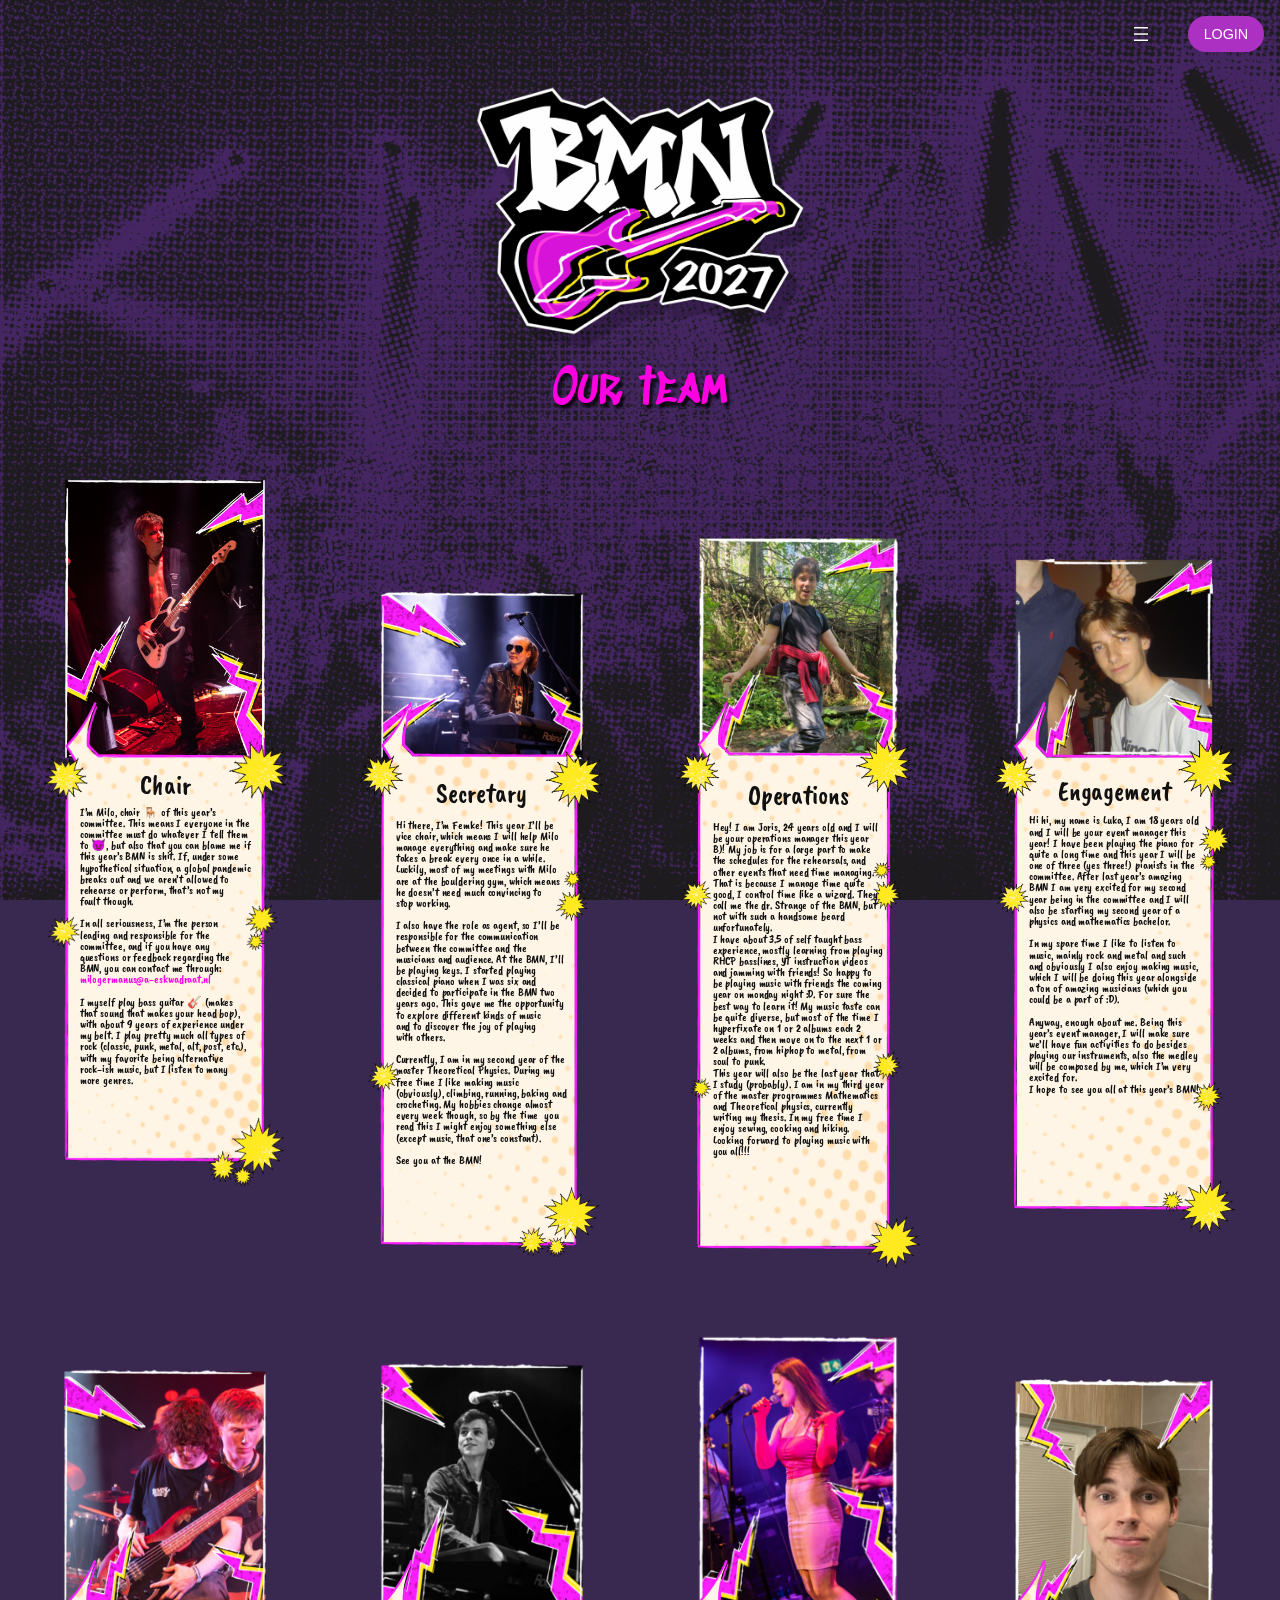
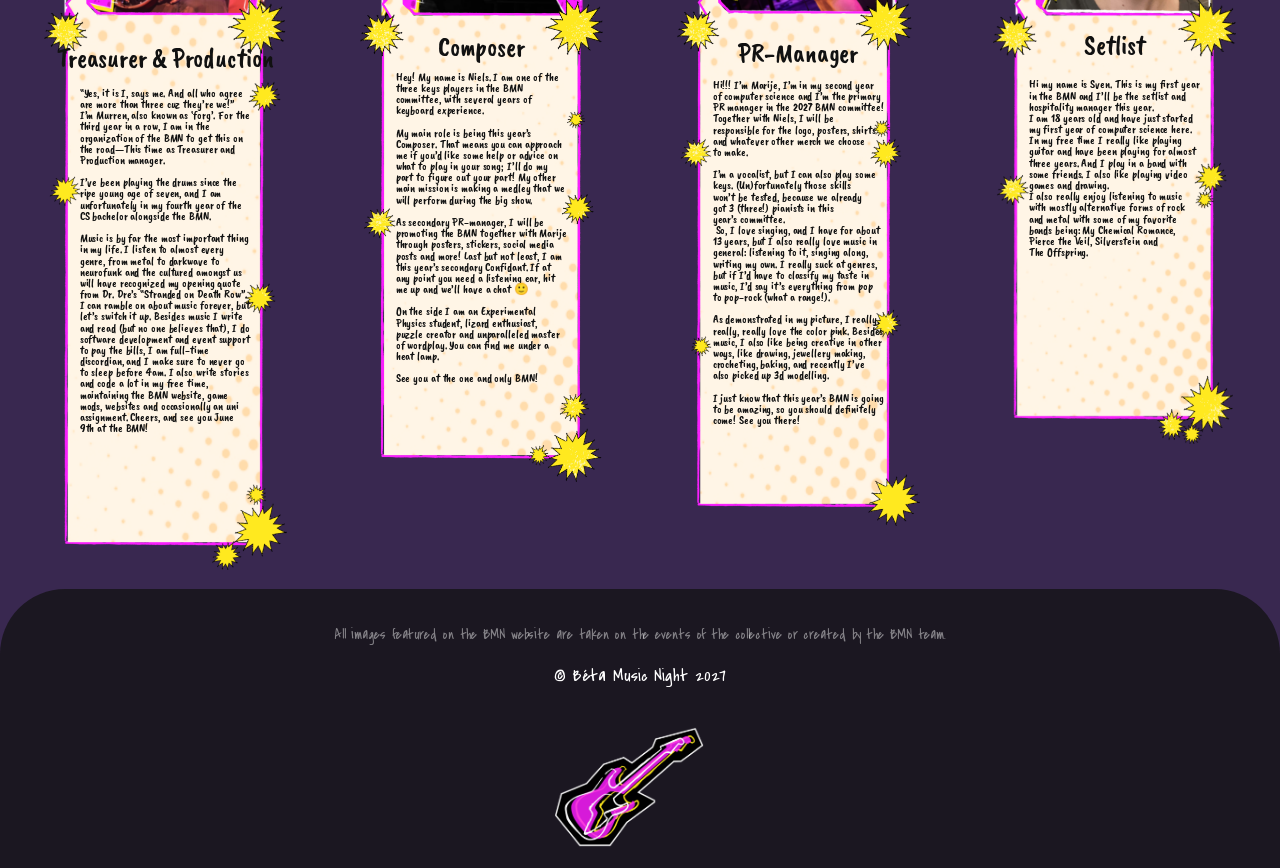
<file: our-team/index.html>
<!DOCTYPE html>
<html lang="en-US">
<head><meta charset="UTF-8">
	
	<meta name="viewport" content="width=device-width, initial-scale=1">
<meta name="robots" content="max-image-preview:large">
<title>Our Team – BMN</title>
<link rel="alternate" type="application/rss+xml" title="BMN » Feed" href="/feed/">
<link rel="alternate" type="application/rss+xml" title="BMN » Comments Feed" href="/comments/feed/">


<style id="wp-img-auto-sizes-contain-inline-css">
img:is([sizes=auto i],[sizes^="auto," i]){contain-intrinsic-size:3000px 1500px}
/*# sourceURL=wp-img-auto-sizes-contain-inline-css */
</style>
<style id="wp-block-navigation-link-inline-css">
.wp-block-navigation .wp-block-navigation-item__label{overflow-wrap:break-word}.wp-block-navigation .wp-block-navigation-item__description{display:none}.link-ui-tools{outline:1px solid #f0f0f0;padding:8px}.link-ui-block-inserter{padding-top:8px}.link-ui-block-inserter__back{margin-left:8px;text-transform:uppercase}
/*# sourceURL=/wp-includes/blocks/navigation-link/style.min.css */
</style>
<style id="wp-block-navigation-overlay-close-inline-css">
.wp-block-navigation-overlay-close{align-items:center;background:transparent;border:none;cursor:pointer;display:inline-flex;gap:.5em;justify-content:center;padding:0;text-decoration:none}.wp-block-navigation-overlay-close:focus{outline-offset:2px}.wp-block-navigation-overlay-close svg{fill:currentColor;display:block;flex-shrink:0;height:24px;width:24px}.wp-block-navigation-overlay-close .wp-block-navigation-overlay-close__text{align-items:center;display:inline-flex}
/*# sourceURL=/wp-includes/blocks/navigation-overlay-close/style.min.css */
</style>
<style id="wp-block-navigation-inline-css">
.wp-block-navigation{position:relative}.wp-block-navigation ul{margin-bottom:0;margin-left:0;margin-top:0;padding-left:0}.wp-block-navigation ul,.wp-block-navigation ul li{list-style:none}.wp-block-navigation .wp-block-navigation-item{align-items:center;background-color:inherit;display:flex;position:relative}.wp-block-navigation .wp-block-navigation-item .wp-block-navigation__submenu-container:empty{display:none}.wp-block-navigation .wp-block-navigation-item__content{display:block;z-index:1}.wp-block-navigation .wp-block-navigation-item__content.wp-block-navigation-item__content{color:inherit}.wp-block-navigation.has-text-decoration-underline .wp-block-navigation-item__content,.wp-block-navigation.has-text-decoration-underline .wp-block-navigation-item__content:active,.wp-block-navigation.has-text-decoration-underline .wp-block-navigation-item__content:focus{text-decoration:underline}.wp-block-navigation.has-text-decoration-line-through .wp-block-navigation-item__content,.wp-block-navigation.has-text-decoration-line-through .wp-block-navigation-item__content:active,.wp-block-navigation.has-text-decoration-line-through .wp-block-navigation-item__content:focus{text-decoration:line-through}.wp-block-navigation :where(a),.wp-block-navigation :where(a:active),.wp-block-navigation :where(a:focus){text-decoration:none}.wp-block-navigation .wp-block-navigation__submenu-icon{align-self:center;background-color:inherit;border:none;color:currentColor;display:inline-block;font-size:inherit;height:.6em;line-height:0;margin-left:.25em;padding:0;width:.6em}.wp-block-navigation .wp-block-navigation__submenu-icon svg{stroke:currentColor;display:inline-block;height:inherit;margin-top:.075em;width:inherit}.wp-block-navigation{--navigation-layout-justification-setting:flex-start;--navigation-layout-direction:row;--navigation-layout-wrap:wrap;--navigation-layout-justify:flex-start;--navigation-layout-align:center}.wp-block-navigation.is-vertical{--navigation-layout-direction:column;--navigation-layout-justify:initial;--navigation-layout-align:flex-start}.wp-block-navigation.no-wrap{--navigation-layout-wrap:nowrap}.wp-block-navigation.items-justified-center{--navigation-layout-justification-setting:center;--navigation-layout-justify:center}.wp-block-navigation.items-justified-center.is-vertical{--navigation-layout-align:center}.wp-block-navigation.items-justified-right{--navigation-layout-justification-setting:flex-end;--navigation-layout-justify:flex-end}.wp-block-navigation.items-justified-right.is-vertical{--navigation-layout-align:flex-end}.wp-block-navigation.items-justified-space-between{--navigation-layout-justification-setting:space-between;--navigation-layout-justify:space-between}:where(.wp-block-navigation) ul li{padding:0}.wp-block-navigation .has-child .wp-block-navigation__submenu-container{align-items:normal;background-color:inherit;color:inherit;display:flex;flex-direction:column;opacity:0;position:absolute;z-index:2}@media not (prefers-reduced-motion){.wp-block-navigation .has-child .wp-block-navigation__submenu-container{transition:opacity .1s linear}}.wp-block-navigation .has-child .wp-block-navigation__submenu-container{height:0;overflow:hidden;visibility:hidden;width:0}.wp-block-navigation .has-child .wp-block-navigation__submenu-container>.wp-block-navigation-item>.wp-block-navigation-item__content{display:flex;flex-grow:1;padding:.5em 1em}.wp-block-navigation .has-child .wp-block-navigation__submenu-container>.wp-block-navigation-item>.wp-block-navigation-item__content .wp-block-navigation__submenu-icon{margin-left:auto;margin-right:0}.wp-block-navigation .has-child .wp-block-navigation__submenu-container .wp-block-navigation-item__content{margin:0}.wp-block-navigation .has-child .wp-block-navigation__submenu-container{left:-1px;top:100%}@media (min-width:782px){.wp-block-navigation .has-child .wp-block-navigation__submenu-container .wp-block-navigation__submenu-container{left:100%;top:-1px}.wp-block-navigation .has-child .wp-block-navigation__submenu-container .wp-block-navigation__submenu-container:before{background:transparent;content:"";display:block;height:100%;position:absolute;right:100%;width:.5em}.wp-block-navigation .has-child .wp-block-navigation__submenu-container .wp-block-navigation__submenu-icon{margin-right:.25em}.wp-block-navigation .has-child .wp-block-navigation__submenu-container .wp-block-navigation__submenu-icon svg{transform:rotate(-90deg)}}@media (hover:hover){.wp-block-navigation .has-child:not(.open-on-click):hover>.wp-block-navigation__submenu-container{height:auto;min-width:200px;opacity:1;overflow:visible;visibility:visible;width:auto}}.wp-block-navigation .has-child .wp-block-navigation-submenu__toggle[aria-expanded=true]~.wp-block-navigation__submenu-container,.wp-block-navigation .has-child:not(.open-on-click):not(.open-on-hover-click):focus-within>.wp-block-navigation__submenu-container{height:auto;min-width:200px;opacity:1;overflow:visible;visibility:visible;width:auto}.wp-block-navigation .has-child.open-always{align-items:var(--navigation-layout-align,initial);flex-direction:var(--navigation-layout-direction,initial);flex-wrap:var(--navigation-layout-wrap,wrap);gap:var(--wp--style--block-gap,2em)}.wp-block-navigation .has-child.open-always,.wp-block-navigation .has-child.open-always .wp-block-navigation-item{justify-content:var(--navigation-layout-justify,initial)}.wp-block-navigation .has-child.open-always .wp-block-navigation__submenu-container,.wp-block-navigation .has-child.open-always.wp-block-navigation-submenu{gap:var(--wp--style--block-gap,2em)}.wp-block-navigation .has-child.open-always .wp-block-navigation-item,.wp-block-navigation .has-child.open-always .wp-block-navigation__submenu-container,.wp-block-navigation .has-child.open-always.wp-block-navigation-submenu{padding-bottom:0;padding-top:0}.wp-block-navigation .has-child.open-always .wp-block-navigation__submenu-container{padding-left:var(--wp--style--block-gap,2em);padding-right:var(--wp--style--block-gap,2em)}.wp-block-navigation .has-child.open-always .wp-block-navigation__submenu-container .wp-block-navigation-item__content{padding:0}.wp-block-navigation .has-child.open-always .wp-block-navigation__submenu-container>.wp-block-navigation-item>.wp-block-navigation-item__content,.wp-block-navigation .has-child.open-always>.wp-block-navigation-item__content{flex-grow:0}.wp-block-navigation .has-child.open-always>.wp-block-navigation__submenu-container{background-color:transparent;border:none;color:inherit;flex-basis:100%;height:auto;opacity:1;overflow:visible;position:static;visibility:visible;width:auto}.wp-block-navigation.has-background .has-child .wp-block-navigation__submenu-container{left:0;top:100%}@media (min-width:782px){.wp-block-navigation.has-background .has-child .wp-block-navigation__submenu-container .wp-block-navigation__submenu-container{left:100%;top:0}}.wp-block-navigation-submenu{display:flex;position:relative}.wp-block-navigation-submenu .wp-block-navigation__submenu-icon svg{stroke:currentColor}button.wp-block-navigation-item__content{background-color:transparent;border:none;color:currentColor;font-family:inherit;font-size:inherit;font-style:inherit;font-weight:inherit;letter-spacing:inherit;line-height:inherit;text-align:left;text-transform:inherit}.wp-block-navigation-submenu__toggle{cursor:pointer}.wp-block-navigation-submenu__toggle[aria-expanded=true]+.wp-block-navigation__submenu-icon>svg,.wp-block-navigation-submenu__toggle[aria-expanded=true]>svg{transform:rotate(180deg)}.wp-block-navigation-item.open-on-click .wp-block-navigation-submenu__toggle{padding-left:0;padding-right:.85em}.wp-block-navigation-item.open-on-click .wp-block-navigation-submenu__toggle+.wp-block-navigation__submenu-icon{margin-left:-.6em;pointer-events:none}.wp-block-navigation-item.open-on-click button.wp-block-navigation-item__content:not(.wp-block-navigation-submenu__toggle){padding:0}.wp-block-navigation .wp-block-page-list,.wp-block-navigation__container,.wp-block-navigation__responsive-close,.wp-block-navigation__responsive-container,.wp-block-navigation__responsive-container-content,.wp-block-navigation__responsive-dialog{gap:inherit}:where(.wp-block-navigation.has-background .wp-block-navigation-item a:not(.wp-element-button)),:where(.wp-block-navigation.has-background .wp-block-navigation-submenu a:not(.wp-element-button)){padding:.5em 1em}:where(.wp-block-navigation .wp-block-navigation__submenu-container .wp-block-navigation-item a:not(.wp-element-button)),:where(.wp-block-navigation .wp-block-navigation__submenu-container .wp-block-navigation-submenu a:not(.wp-element-button)),:where(.wp-block-navigation .wp-block-navigation__submenu-container .wp-block-navigation-submenu button.wp-block-navigation-item__content),:where(.wp-block-navigation .wp-block-navigation__submenu-container .wp-block-pages-list__item button.wp-block-navigation-item__content){padding:.5em 1em}.wp-block-navigation.items-justified-right .wp-block-navigation__container .has-child .wp-block-navigation__submenu-container,.wp-block-navigation.items-justified-right .wp-block-page-list>.has-child .wp-block-navigation__submenu-container,.wp-block-navigation.items-justified-space-between .wp-block-page-list>.has-child:last-child .wp-block-navigation__submenu-container,.wp-block-navigation.items-justified-space-between>.wp-block-navigation__container>.has-child:last-child .wp-block-navigation__submenu-container{left:auto;right:0}.wp-block-navigation.items-justified-right .wp-block-navigation__container .has-child .wp-block-navigation__submenu-container .wp-block-navigation__submenu-container,.wp-block-navigation.items-justified-right .wp-block-page-list>.has-child .wp-block-navigation__submenu-container .wp-block-navigation__submenu-container,.wp-block-navigation.items-justified-space-between .wp-block-page-list>.has-child:last-child .wp-block-navigation__submenu-container .wp-block-navigation__submenu-container,.wp-block-navigation.items-justified-space-between>.wp-block-navigation__container>.has-child:last-child .wp-block-navigation__submenu-container .wp-block-navigation__submenu-container{left:-1px;right:-1px}@media (min-width:782px){.wp-block-navigation.items-justified-right .wp-block-navigation__container .has-child .wp-block-navigation__submenu-container .wp-block-navigation__submenu-container,.wp-block-navigation.items-justified-right .wp-block-page-list>.has-child .wp-block-navigation__submenu-container .wp-block-navigation__submenu-container,.wp-block-navigation.items-justified-space-between .wp-block-page-list>.has-child:last-child .wp-block-navigation__submenu-container .wp-block-navigation__submenu-container,.wp-block-navigation.items-justified-space-between>.wp-block-navigation__container>.has-child:last-child .wp-block-navigation__submenu-container .wp-block-navigation__submenu-container{left:auto;right:100%}}.wp-block-navigation:not(.has-background) .wp-block-navigation__submenu-container{background-color:#fff;border:1px solid rgba(0,0,0,.15)}.wp-block-navigation.has-background .wp-block-navigation__submenu-container{background-color:inherit}.wp-block-navigation:not(.has-text-color) .wp-block-navigation__submenu-container{color:#000}.wp-block-navigation__container{align-items:var(--navigation-layout-align,initial);display:flex;flex-direction:var(--navigation-layout-direction,initial);flex-wrap:var(--navigation-layout-wrap,wrap);justify-content:var(--navigation-layout-justify,initial);list-style:none;margin:0;padding-left:0}.wp-block-navigation__container .is-responsive{display:none}.wp-block-navigation__container:only-child,.wp-block-page-list:only-child{flex-grow:1}@keyframes overlay-menu__fade-in-animation{0%{opacity:0;transform:translateY(.5em)}to{opacity:1;transform:translateY(0)}}.wp-block-navigation__responsive-container{bottom:0;display:none;left:0;position:fixed;right:0;top:0}.wp-block-navigation__responsive-container :where(.wp-block-navigation-item a){color:inherit}.wp-block-navigation__responsive-container .wp-block-navigation__responsive-container-content{align-items:var(--navigation-layout-align,initial);display:flex;flex-direction:var(--navigation-layout-direction,initial);flex-wrap:var(--navigation-layout-wrap,wrap);justify-content:var(--navigation-layout-justify,initial)}.wp-block-navigation__responsive-container:not(.is-menu-open.is-menu-open){background-color:inherit!important;color:inherit!important}.wp-block-navigation__responsive-container.is-menu-open{background-color:inherit;display:flex;flex-direction:column}@media not (prefers-reduced-motion){.wp-block-navigation__responsive-container.is-menu-open{animation:overlay-menu__fade-in-animation .1s ease-out;animation-fill-mode:forwards}}.wp-block-navigation__responsive-container.is-menu-open:not(.disable-default-overlay){padding:clamp(1rem,var(--wp--style--root--padding-top),20rem) clamp(1rem,var(--wp--style--root--padding-right),20rem) clamp(1rem,var(--wp--style--root--padding-bottom),20rem) clamp(1rem,var(--wp--style--root--padding-left),20rem)}.wp-block-navigation__responsive-container.is-menu-open{overflow:auto;z-index:100000}.wp-block-navigation__responsive-container.is-menu-open:not(.disable-default-overlay) .wp-block-navigation__responsive-container-content{padding-top:calc(2rem + 24px)}.wp-block-navigation__responsive-container.is-menu-open:where(:not(.disable-default-overlay)) .wp-block-navigation__responsive-container-content{align-items:var(--navigation-layout-justification-setting,inherit);display:flex;flex-direction:column;flex-wrap:nowrap;overflow:visible}.wp-block-navigation__responsive-container.is-menu-open:where(:not(.disable-default-overlay)) .wp-block-navigation__responsive-container-content,.wp-block-navigation__responsive-container.is-menu-open:where(:not(.disable-default-overlay)) .wp-block-navigation__responsive-container-content .wp-block-navigation__container,.wp-block-navigation__responsive-container.is-menu-open:where(:not(.disable-default-overlay)) .wp-block-navigation__responsive-container-content .wp-block-page-list{justify-content:flex-start}.wp-block-navigation__responsive-container.is-menu-open:where(:not(.disable-default-overlay)) .wp-block-navigation__responsive-container-content .wp-block-navigation__submenu-icon{display:none}.wp-block-navigation__responsive-container.is-menu-open:where(:not(.disable-default-overlay)) .wp-block-navigation__responsive-container-content .has-child .wp-block-navigation__submenu-container{border:none;height:auto;min-width:200px;opacity:1;overflow:initial;padding-left:2rem;padding-right:2rem;position:static;visibility:visible;width:auto}.wp-block-navigation__responsive-container.is-menu-open:where(:not(.disable-default-overlay)) .wp-block-navigation__responsive-container-content .wp-block-navigation__container,.wp-block-navigation__responsive-container.is-menu-open:where(:not(.disable-default-overlay)) .wp-block-navigation__responsive-container-content .wp-block-navigation__submenu-container{gap:inherit}.wp-block-navigation__responsive-container.is-menu-open:where(:not(.disable-default-overlay)) .wp-block-navigation__responsive-container-content .wp-block-navigation__submenu-container{padding-top:var(--wp--style--block-gap,2em)}.wp-block-navigation__responsive-container.is-menu-open:where(:not(.disable-default-overlay)) .wp-block-navigation__responsive-container-content .wp-block-navigation-item__content{padding:0}.wp-block-navigation__responsive-container.is-menu-open:where(:not(.disable-default-overlay)) .wp-block-navigation__responsive-container-content .wp-block-navigation-item,.wp-block-navigation__responsive-container.is-menu-open:where(:not(.disable-default-overlay)) .wp-block-navigation__responsive-container-content .wp-block-navigation__container,.wp-block-navigation__responsive-container.is-menu-open:where(:not(.disable-default-overlay)) .wp-block-navigation__responsive-container-content .wp-block-page-list{align-items:var(--navigation-layout-justification-setting,initial);display:flex;flex-direction:column}.wp-block-navigation__responsive-container.is-menu-open:where(:not(.disable-default-overlay)) .wp-block-navigation-item,.wp-block-navigation__responsive-container.is-menu-open:where(:not(.disable-default-overlay)) .wp-block-navigation-item .wp-block-navigation__submenu-container,.wp-block-navigation__responsive-container.is-menu-open:where(:not(.disable-default-overlay)) .wp-block-navigation__container,.wp-block-navigation__responsive-container.is-menu-open:where(:not(.disable-default-overlay)) .wp-block-page-list{background:transparent!important;color:inherit!important}.wp-block-navigation__responsive-container.is-menu-open:where(:not(.disable-default-overlay)) .wp-block-navigation__submenu-container.wp-block-navigation__submenu-container.wp-block-navigation__submenu-container.wp-block-navigation__submenu-container{left:auto;right:auto}.wp-block-navigation__responsive-container.disable-default-overlay .wp-block-navigation__overlay-container{display:none;width:100%}.wp-block-navigation__responsive-container.disable-default-overlay .wp-block-navigation__responsive-close{max-width:none}.wp-block-navigation__responsive-container.disable-default-overlay.is-menu-open .wp-block-navigation__responsive-container-content>:not(.wp-block-navigation__overlay-container){display:none}.wp-block-navigation__responsive-container.disable-default-overlay.is-menu-open .wp-block-navigation__responsive-container-content .wp-block-navigation__overlay-container{display:block}.wp-block-navigation__responsive-container.disable-default-overlay.is-menu-open .wp-block-navigation__responsive-container-content .wp-block-navigation__overlay-container .wp-block-navigation__submenu-container{left:0;right:auto}@media (min-width:600px){.wp-block-navigation__responsive-container:not(.hidden-by-default):not(.is-menu-open){background-color:inherit;display:block;position:relative;width:100%;z-index:auto}.wp-block-navigation__responsive-container:not(.hidden-by-default):not(.is-menu-open) .wp-block-navigation__responsive-container-close{display:none}.wp-block-navigation__responsive-container.is-menu-open .wp-block-navigation__submenu-container.wp-block-navigation__submenu-container.wp-block-navigation__submenu-container.wp-block-navigation__submenu-container{left:0}}.wp-block-navigation:not(.has-background) .wp-block-navigation__responsive-container.is-menu-open:not(.disable-default-overlay){background-color:#fff}.wp-block-navigation:not(.has-text-color) .wp-block-navigation__responsive-container.is-menu-open:not(.disable-default-overlay){color:#000}.wp-block-navigation__toggle_button_label{font-size:1rem;font-weight:700}.wp-block-navigation__responsive-container-close,.wp-block-navigation__responsive-container-open{background:transparent;border:none;color:currentColor;cursor:pointer;margin:0;padding:0;text-transform:inherit;vertical-align:middle}.wp-block-navigation__responsive-container-close svg,.wp-block-navigation__responsive-container-open svg{fill:currentColor;display:block;height:24px;pointer-events:none;width:24px}.wp-block-navigation__responsive-container-open{display:flex}.wp-block-navigation__responsive-container-open.wp-block-navigation__responsive-container-open.wp-block-navigation__responsive-container-open{font-family:inherit;font-size:inherit;font-weight:inherit}@media (min-width:600px){.wp-block-navigation__responsive-container-open:not(.always-shown){display:none}}.wp-block-navigation__responsive-container-close{position:absolute;right:0;top:0;z-index:2}.wp-block-navigation__responsive-container-close.wp-block-navigation__responsive-container-close.wp-block-navigation__responsive-container-close{font-family:inherit;font-size:inherit;font-weight:inherit}.disable-default-overlay .wp-block-navigation__responsive-container-close{right:clamp(1rem,var(--wp--style--root--padding-left),20rem);top:clamp(1rem,var(--wp--style--root--padding-left),20rem)}.wp-block-navigation__responsive-close{width:100%}.has-modal-open .wp-block-navigation__responsive-close{margin-left:auto;margin-right:auto;max-width:var(--wp--style--global--wide-size,100%)}.wp-block-navigation__responsive-close:focus{outline:none}.is-menu-open .wp-block-navigation__responsive-close,.is-menu-open .wp-block-navigation__responsive-container-content,.is-menu-open .wp-block-navigation__responsive-dialog{box-sizing:border-box}.wp-block-navigation__responsive-dialog{position:relative}.has-modal-open .admin-bar .is-menu-open:where(:not(.disable-default-overlay)) .wp-block-navigation__responsive-dialog{margin-top:46px}@media (min-width:782px){.has-modal-open .admin-bar .is-menu-open:where(:not(.disable-default-overlay)) .wp-block-navigation__responsive-dialog{margin-top:32px}}html.has-modal-open{overflow:hidden}
/*# sourceURL=/wp-includes/blocks/navigation/style.min.css */
</style>
<style id="wp-block-group-inline-css">
.wp-block-group{box-sizing:border-box}:where(.wp-block-group.wp-block-group-is-layout-constrained){position:relative}
/*# sourceURL=/wp-includes/blocks/group/style.min.css */
</style>
<link rel="stylesheet" id="kadence-blocks-advancedbtn-css" href="/wp-content/plugins/kadence-blocks/dist/style-blocks-advancedbtn.css?ver=3.7.9.1" media="all">
<link rel="stylesheet" id="kb-button-deprecated-styles-css" href="/wp-content/plugins/kadence-blocks/includes/assets/css/kb-button-deprecated-style.min.css?ver=3.7.9.1" media="all">
<link rel="stylesheet" id="kadence-blocks-image-css" href="/wp-content/plugins/kadence-blocks/dist/style-blocks-image.css?ver=3.7.9.1" media="all">
<style id="kadence-blocks-advancedheading-inline-css">
	.wp-block-kadence-advancedheading mark{background:transparent;border-style:solid;border-width:0}
	.wp-block-kadence-advancedheading mark.kt-highlight{color:#f76a0c;}
	.kb-adv-heading-icon{display: inline-flex;justify-content: center;align-items: center;}
	.is-layout-constrained > .kb-advanced-heading-link {display: block;}.wp-block-kadence-advancedheading.has-background{padding: 0;}.kb-screen-reader-text{position:absolute;width:1px;height:1px;padding:0;margin:-1px;overflow:hidden;clip:rect(0,0,0,0);}
/*# sourceURL=kadence-blocks-advancedheading-inline-css */
</style>
<style id="wp-block-image-inline-css">
.wp-block-image>a,.wp-block-image>figure>a{display:inline-block}.wp-block-image img{box-sizing:border-box;height:auto;max-width:100%;vertical-align:bottom}@media not (prefers-reduced-motion){.wp-block-image img.hide{visibility:hidden}.wp-block-image img.show{animation:show-content-image .4s}}.wp-block-image[style*=border-radius] img,.wp-block-image[style*=border-radius]>a{border-radius:inherit}.wp-block-image.has-custom-border img{box-sizing:border-box}.wp-block-image.aligncenter{text-align:center}.wp-block-image.alignfull>a,.wp-block-image.alignwide>a{width:100%}.wp-block-image.alignfull img,.wp-block-image.alignwide img{height:auto;width:100%}.wp-block-image .aligncenter,.wp-block-image .alignleft,.wp-block-image .alignright,.wp-block-image.aligncenter,.wp-block-image.alignleft,.wp-block-image.alignright{display:table}.wp-block-image .aligncenter>figcaption,.wp-block-image .alignleft>figcaption,.wp-block-image .alignright>figcaption,.wp-block-image.aligncenter>figcaption,.wp-block-image.alignleft>figcaption,.wp-block-image.alignright>figcaption{caption-side:bottom;display:table-caption}.wp-block-image .alignleft{float:left;margin:.5em 1em .5em 0}.wp-block-image .alignright{float:right;margin:.5em 0 .5em 1em}.wp-block-image .aligncenter{margin-left:auto;margin-right:auto}.wp-block-image :where(figcaption){margin-bottom:1em;margin-top:.5em}.wp-block-image.is-style-circle-mask img{border-radius:9999px}@supports ((-webkit-mask-image:none) or (mask-image:none)) or (-webkit-mask-image:none){.wp-block-image.is-style-circle-mask img{border-radius:0;-webkit-mask-image:url('data:image/svg+xml;utf8,<svg viewBox="0 0 100 100" xmlns="http://www.w3.org/2000/svg"><circle cx="50" cy="50" r="50"/></svg>');mask-image:url('data:image/svg+xml;utf8,<svg viewBox="0 0 100 100" xmlns="http://www.w3.org/2000/svg"><circle cx="50" cy="50" r="50"/></svg>');mask-mode:alpha;-webkit-mask-position:center;mask-position:center;-webkit-mask-repeat:no-repeat;mask-repeat:no-repeat;-webkit-mask-size:contain;mask-size:contain}}:root :where(.wp-block-image.is-style-rounded img,.wp-block-image .is-style-rounded img){border-radius:9999px}.wp-block-image figure{margin:0}.wp-lightbox-container{display:flex;flex-direction:column;position:relative}.wp-lightbox-container img{cursor:zoom-in}.wp-lightbox-container img:hover+button{opacity:1}.wp-lightbox-container button{align-items:center;backdrop-filter:blur(16px) saturate(180%);background-color:rgba(90,90,90,.25);border:none;border-radius:4px;cursor:zoom-in;display:flex;height:20px;justify-content:center;opacity:0;padding:0;position:absolute;right:16px;text-align:center;top:16px;width:20px;z-index:100}@media not (prefers-reduced-motion){.wp-lightbox-container button{transition:opacity .2s ease}}.wp-lightbox-container button:focus-visible{outline:3px auto rgba(90,90,90,.25);outline:3px auto -webkit-focus-ring-color;outline-offset:3px}.wp-lightbox-container button:hover{cursor:pointer;opacity:1}.wp-lightbox-container button:focus{opacity:1}.wp-lightbox-container button:focus,.wp-lightbox-container button:hover,.wp-lightbox-container button:not(:hover):not(:active):not(.has-background){background-color:rgba(90,90,90,.25);border:none}.wp-lightbox-overlay{box-sizing:border-box;cursor:zoom-out;height:100vh;left:0;overflow:hidden;position:fixed;top:0;visibility:hidden;width:100%;z-index:100000}.wp-lightbox-overlay .wp-lightbox-close-button{align-items:center;cursor:pointer;display:flex;font-family:inherit;gap:8px;justify-content:center;line-height:1;min-height:40px;min-width:40px;padding:0 4px;position:absolute;right:calc(env(safe-area-inset-right) + 16px);top:calc(env(safe-area-inset-top) + 16px);z-index:5000000}.wp-lightbox-overlay .wp-lightbox-close-button:focus,.wp-lightbox-overlay .wp-lightbox-close-button:hover,.wp-lightbox-overlay .wp-lightbox-close-button:not(:hover):not(:active):not(.has-background){background:none;border:none}.wp-lightbox-overlay .wp-lightbox-close-button:has(.wp-lightbox-close-text:not([hidden])) .wp-lightbox-close-icon svg{height:1em;width:1em}.wp-lightbox-overlay .wp-lightbox-close-icon svg{display:block}.wp-lightbox-overlay .wp-lightbox-navigation-button-next,.wp-lightbox-overlay .wp-lightbox-navigation-button-prev{align-items:center;bottom:16px;cursor:pointer;display:flex;font-family:inherit;gap:4px;justify-content:center;line-height:1;min-height:40px;min-width:40px;padding:0 8px;position:absolute;z-index:2000002}.wp-lightbox-overlay .wp-lightbox-navigation-button-next[hidden],.wp-lightbox-overlay .wp-lightbox-navigation-button-prev[hidden]{display:none}@media (min-width:960px){.wp-lightbox-overlay .wp-lightbox-navigation-button-next,.wp-lightbox-overlay .wp-lightbox-navigation-button-prev{bottom:50%;transform:translateY(-50%)}}.wp-lightbox-overlay .wp-lightbox-navigation-button-next:focus,.wp-lightbox-overlay .wp-lightbox-navigation-button-next:hover,.wp-lightbox-overlay .wp-lightbox-navigation-button-next:not(:hover):not(:active):not(.has-background),.wp-lightbox-overlay .wp-lightbox-navigation-button-prev:focus,.wp-lightbox-overlay .wp-lightbox-navigation-button-prev:hover,.wp-lightbox-overlay .wp-lightbox-navigation-button-prev:not(:hover):not(:active):not(.has-background){background:none;border:none;padding:0 8px}.wp-lightbox-overlay .wp-lightbox-navigation-button-next:has(.wp-lightbox-navigation-text:not([hidden])) .wp-lightbox-navigation-icon svg,.wp-lightbox-overlay .wp-lightbox-navigation-button-prev:has(.wp-lightbox-navigation-text:not([hidden])) .wp-lightbox-navigation-icon svg{display:block;height:1.5em;width:1.5em}.wp-lightbox-overlay .wp-lightbox-navigation-button-prev{left:calc(env(safe-area-inset-left) + 16px)}.wp-lightbox-overlay .wp-lightbox-navigation-button-next{right:calc(env(safe-area-inset-right) + 16px)}.wp-lightbox-overlay .wp-lightbox-navigation-icon svg{vertical-align:middle}.wp-lightbox-overlay .lightbox-image-container{height:var(--wp--lightbox-container-height);left:50%;overflow:hidden;position:absolute;top:50%;transform:translate(-50%,-50%);transform-origin:top left;width:var(--wp--lightbox-container-width);z-index:2000001}.wp-lightbox-overlay .wp-block-image{align-items:center;box-sizing:border-box;display:flex;height:100%;justify-content:center;margin:0;position:relative;transform-origin:0 0;width:100%;z-index:3000000}.wp-lightbox-overlay .wp-block-image img{height:var(--wp--lightbox-image-height);min-height:var(--wp--lightbox-image-height);min-width:var(--wp--lightbox-image-width);width:var(--wp--lightbox-image-width)}.wp-lightbox-overlay .wp-block-image figcaption{display:none}.wp-lightbox-overlay button{background:none;border:none}.wp-lightbox-overlay .scrim{background-color:#fff;height:100%;opacity:.9;position:absolute;width:100%;z-index:2000000}.wp-lightbox-overlay.active{visibility:visible}@media not (prefers-reduced-motion){.wp-lightbox-overlay.active{animation:turn-on-visibility .25s both}.wp-lightbox-overlay.active img{animation:turn-on-visibility .35s both}.wp-lightbox-overlay.show-closing-animation:not(.active){animation:turn-off-visibility .35s both}.wp-lightbox-overlay.show-closing-animation:not(.active) img{animation:turn-off-visibility .25s both}.wp-lightbox-overlay.zoom.active{animation:none;opacity:1;visibility:visible}.wp-lightbox-overlay.zoom.active .lightbox-image-container{animation:lightbox-zoom-in .4s}.wp-lightbox-overlay.zoom.active .lightbox-image-container img{animation:none}.wp-lightbox-overlay.zoom.active .scrim{animation:turn-on-visibility .4s forwards}.wp-lightbox-overlay.zoom.show-closing-animation:not(.active){animation:none}.wp-lightbox-overlay.zoom.show-closing-animation:not(.active) .lightbox-image-container{animation:lightbox-zoom-out .4s}.wp-lightbox-overlay.zoom.show-closing-animation:not(.active) .lightbox-image-container img{animation:none}.wp-lightbox-overlay.zoom.show-closing-animation:not(.active) .scrim{animation:turn-off-visibility .4s forwards}}@keyframes show-content-image{0%{visibility:hidden}99%{visibility:hidden}to{visibility:visible}}@keyframes turn-on-visibility{0%{opacity:0}to{opacity:1}}@keyframes turn-off-visibility{0%{opacity:1;visibility:visible}99%{opacity:0;visibility:visible}to{opacity:0;visibility:hidden}}@keyframes lightbox-zoom-in{0%{transform:translate(calc((-100vw + var(--wp--lightbox-scrollbar-width))/2 + var(--wp--lightbox-initial-left-position)),calc(-50vh + var(--wp--lightbox-initial-top-position))) scale(var(--wp--lightbox-scale))}to{transform:translate(-50%,-50%) scale(1)}}@keyframes lightbox-zoom-out{0%{transform:translate(-50%,-50%) scale(1);visibility:visible}99%{visibility:visible}to{transform:translate(calc((-100vw + var(--wp--lightbox-scrollbar-width))/2 + var(--wp--lightbox-initial-left-position)),calc(-50vh + var(--wp--lightbox-initial-top-position))) scale(var(--wp--lightbox-scale));visibility:hidden}}
/*# sourceURL=/wp-includes/blocks/image/style.min.css */
</style>
<style id="wp-block-post-content-inline-css">
.wp-block-post-content{display:flow-root}
/*# sourceURL=/wp-includes/blocks/post-content/style.min.css */
</style>
<style id="wp-block-spacer-inline-css">
.wp-block-spacer{clear:both}
/*# sourceURL=/wp-includes/blocks/spacer/style.min.css */
</style>
<style id="wp-block-heading-inline-css">
h1:where(.wp-block-heading).has-background,h2:where(.wp-block-heading).has-background,h3:where(.wp-block-heading).has-background,h4:where(.wp-block-heading).has-background,h5:where(.wp-block-heading).has-background,h6:where(.wp-block-heading).has-background{padding:1.25em 2.375em}h1.has-text-align-left[style*=writing-mode]:where([style*=vertical-lr]),h1.has-text-align-right[style*=writing-mode]:where([style*=vertical-rl]),h2.has-text-align-left[style*=writing-mode]:where([style*=vertical-lr]),h2.has-text-align-right[style*=writing-mode]:where([style*=vertical-rl]),h3.has-text-align-left[style*=writing-mode]:where([style*=vertical-lr]),h3.has-text-align-right[style*=writing-mode]:where([style*=vertical-rl]),h4.has-text-align-left[style*=writing-mode]:where([style*=vertical-lr]),h4.has-text-align-right[style*=writing-mode]:where([style*=vertical-rl]),h5.has-text-align-left[style*=writing-mode]:where([style*=vertical-lr]),h5.has-text-align-right[style*=writing-mode]:where([style*=vertical-rl]),h6.has-text-align-left[style*=writing-mode]:where([style*=vertical-lr]),h6.has-text-align-right[style*=writing-mode]:where([style*=vertical-rl]){rotate:180deg}
/*# sourceURL=/wp-includes/blocks/heading/style.min.css */
</style>
<style id="wp-block-library-inline-css">
:root{--wp-block-synced-color:#7a00df;--wp-block-synced-color--rgb:122,0,223;--wp-bound-block-color:var(--wp-block-synced-color);--wp-editor-canvas-background:#ddd;--wp-admin-theme-color:#007cba;--wp-admin-theme-color--rgb:0,124,186;--wp-admin-theme-color-darker-10:#006ba1;--wp-admin-theme-color-darker-10--rgb:0,107,160.5;--wp-admin-theme-color-darker-20:#005a87;--wp-admin-theme-color-darker-20--rgb:0,90,135;--wp-admin-border-width-focus:2px}@media (min-resolution:192dpi){:root{--wp-admin-border-width-focus:1.5px}}.wp-element-button{cursor:pointer}:root .has-very-light-gray-background-color{background-color:#eee}:root .has-very-dark-gray-background-color{background-color:#313131}:root .has-very-light-gray-color{color:#eee}:root .has-very-dark-gray-color{color:#313131}:root .has-vivid-green-cyan-to-vivid-cyan-blue-gradient-background{background:linear-gradient(135deg,#00d084,#0693e3)}:root .has-purple-crush-gradient-background{background:linear-gradient(135deg,#34e2e4,#4721fb 50%,#ab1dfe)}:root .has-hazy-dawn-gradient-background{background:linear-gradient(135deg,#faaca8,#dad0ec)}:root .has-subdued-olive-gradient-background{background:linear-gradient(135deg,#fafae1,#67a671)}:root .has-atomic-cream-gradient-background{background:linear-gradient(135deg,#fdd79a,#004a59)}:root .has-nightshade-gradient-background{background:linear-gradient(135deg,#330968,#31cdcf)}:root .has-midnight-gradient-background{background:linear-gradient(135deg,#020381,#2874fc)}:root{--wp--preset--font-size--normal:16px;--wp--preset--font-size--huge:42px}.has-regular-font-size{font-size:1em}.has-larger-font-size{font-size:2.625em}.has-normal-font-size{font-size:var(--wp--preset--font-size--normal)}.has-huge-font-size{font-size:var(--wp--preset--font-size--huge)}:root .has-text-align-center{text-align:center}:root .has-text-align-left{text-align:left}:root .has-text-align-right{text-align:right}.has-fit-text{white-space:nowrap!important}#end-resizable-editor-section{display:none}.aligncenter{clear:both}.items-justified-left{justify-content:flex-start}.items-justified-center{justify-content:center}.items-justified-right{justify-content:flex-end}.items-justified-space-between{justify-content:space-between}.screen-reader-text{word-wrap:normal!important;border:0;clip-path:inset(50%);height:1px;margin:-1px;overflow:hidden;padding:0;position:absolute;width:1px;word-break:normal!important}.screen-reader-text:focus{background-color:#ddd;clip-path:none;color:#444;display:block;font-size:1em;height:auto;left:5px;line-height:normal;padding:15px 23px 14px;text-decoration:none;top:5px;width:auto;z-index:100000}html :where(.has-border-color){border-style:solid}html :where([style^=border-color],[style*=";border-color"],[style*="; border-color"]){border-style:solid}html :where([style^=border-top-color],[style*=";border-top-color"],[style*="; border-top-color"]){border-top-style:solid}html :where([style^=border-right-color],[style*=";border-right-color"],[style*="; border-right-color"]){border-right-style:solid}html :where([style^=border-bottom-color],[style*=";border-bottom-color"],[style*="; border-bottom-color"]){border-bottom-style:solid}html :where([style^=border-left-color],[style*=";border-left-color"],[style*="; border-left-color"]){border-left-style:solid}html :where([style^=border-width],[style*=";border-width"],[style*="; border-width"]){border-style:solid}html :where([style^=border-top-width],[style*=";border-top-width"],[style*="; border-top-width"]){border-top-style:solid}html :where([style^=border-right-width],[style*=";border-right-width"],[style*="; border-right-width"]){border-right-style:solid}html :where([style^=border-bottom-width],[style*=";border-bottom-width"],[style*="; border-bottom-width"]){border-bottom-style:solid}html :where([style^=border-left-width],[style*=";border-left-width"],[style*="; border-left-width"]){border-left-style:solid}html :where(img[class*=wp-image-]){height:auto;max-width:100%}:where(figure){margin:0 0 1em}html :where(.is-position-sticky){--wp-admin--admin-bar--position-offset:var(--wp-admin--admin-bar--height,0px)}@media screen and (max-width:600px){html :where(.is-position-sticky){--wp-admin--admin-bar--position-offset:0px}}
/*# sourceURL=/wp-includes/css/dist/block-library/common.min.css */
</style>
<style id="global-styles-inline-css">
:root{--wp--preset--aspect-ratio--square: 1;--wp--preset--aspect-ratio--4-3: 4/3;--wp--preset--aspect-ratio--3-4: 3/4;--wp--preset--aspect-ratio--3-2: 3/2;--wp--preset--aspect-ratio--2-3: 2/3;--wp--preset--aspect-ratio--16-9: 16/9;--wp--preset--aspect-ratio--9-16: 9/16;--wp--preset--color--black: #000000;--wp--preset--color--cyan-bluish-gray: #abb8c3;--wp--preset--color--white: #ffffff;--wp--preset--color--pale-pink: #f78da7;--wp--preset--color--vivid-red: #cf2e2e;--wp--preset--color--luminous-vivid-orange: #ff6900;--wp--preset--color--luminous-vivid-amber: #fcb900;--wp--preset--color--light-green-cyan: #7bdcb5;--wp--preset--color--vivid-green-cyan: #00d084;--wp--preset--color--pale-cyan-blue: #8ed1fc;--wp--preset--color--vivid-cyan-blue: #0693e3;--wp--preset--color--vivid-purple: #9b51e0;--wp--preset--color--base: #FFFFFF;--wp--preset--color--contrast: #111111;--wp--preset--color--accent-1: #FFEE58;--wp--preset--color--accent-2: #F6CFF4;--wp--preset--color--accent-3: #503AA8;--wp--preset--color--accent-4: #686868;--wp--preset--color--accent-5: #FBFAF3;--wp--preset--color--accent-6: color-mix(in srgb, currentColor 20%, transparent);--wp--preset--gradient--vivid-cyan-blue-to-vivid-purple: linear-gradient(135deg,rgb(6,147,227) 0%,rgb(155,81,224) 100%);--wp--preset--gradient--light-green-cyan-to-vivid-green-cyan: linear-gradient(135deg,rgb(122,220,180) 0%,rgb(0,208,130) 100%);--wp--preset--gradient--luminous-vivid-amber-to-luminous-vivid-orange: linear-gradient(135deg,rgb(252,185,0) 0%,rgb(255,105,0) 100%);--wp--preset--gradient--luminous-vivid-orange-to-vivid-red: linear-gradient(135deg,rgb(255,105,0) 0%,rgb(207,46,46) 100%);--wp--preset--gradient--very-light-gray-to-cyan-bluish-gray: linear-gradient(135deg,rgb(238,238,238) 0%,rgb(169,184,195) 100%);--wp--preset--gradient--cool-to-warm-spectrum: linear-gradient(135deg,rgb(74,234,220) 0%,rgb(151,120,209) 20%,rgb(207,42,186) 40%,rgb(238,44,130) 60%,rgb(251,105,98) 80%,rgb(254,248,76) 100%);--wp--preset--gradient--blush-light-purple: linear-gradient(135deg,rgb(255,206,236) 0%,rgb(152,150,240) 100%);--wp--preset--gradient--blush-bordeaux: linear-gradient(135deg,rgb(254,205,165) 0%,rgb(254,45,45) 50%,rgb(107,0,62) 100%);--wp--preset--gradient--luminous-dusk: linear-gradient(135deg,rgb(255,203,112) 0%,rgb(199,81,192) 50%,rgb(65,88,208) 100%);--wp--preset--gradient--pale-ocean: linear-gradient(135deg,rgb(255,245,203) 0%,rgb(182,227,212) 50%,rgb(51,167,181) 100%);--wp--preset--gradient--electric-grass: linear-gradient(135deg,rgb(202,248,128) 0%,rgb(113,206,126) 100%);--wp--preset--gradient--midnight: linear-gradient(135deg,rgb(2,3,129) 0%,rgb(40,116,252) 100%);--wp--preset--font-size--small: 0.875rem;--wp--preset--font-size--medium: clamp(1rem, 1rem + ((1vw - 0.2rem) * 0.196), 1.125rem);--wp--preset--font-size--large: clamp(1.125rem, 1.125rem + ((1vw - 0.2rem) * 0.392), 1.375rem);--wp--preset--font-size--x-large: clamp(1.75rem, 1.75rem + ((1vw - 0.2rem) * 0.392), 2rem);--wp--preset--font-size--xx-large: clamp(2.15rem, 2.15rem + ((1vw - 0.2rem) * 1.333), 3rem);--wp--preset--font-family--manrope: Manrope, sans-serif;--wp--preset--font-family--fira-code: "Fira Code", monospace;--wp--preset--spacing--20: 10px;--wp--preset--spacing--30: 20px;--wp--preset--spacing--40: 30px;--wp--preset--spacing--50: clamp(30px, 5vw, 50px);--wp--preset--spacing--60: clamp(30px, 7vw, 70px);--wp--preset--spacing--70: clamp(50px, 7vw, 90px);--wp--preset--spacing--80: clamp(70px, 10vw, 140px);--wp--preset--shadow--natural: 6px 6px 9px rgba(0, 0, 0, 0.2);--wp--preset--shadow--deep: 12px 12px 50px rgba(0, 0, 0, 0.4);--wp--preset--shadow--sharp: 6px 6px 0px rgba(0, 0, 0, 0.2);--wp--preset--shadow--outlined: 6px 6px 0px -3px rgb(255, 255, 255), 6px 6px rgb(0, 0, 0);--wp--preset--shadow--crisp: 6px 6px 0px rgb(0, 0, 0);}.wp-block-button{--wp--preset--dimension--25: 25%;--wp--preset--dimension--50: 50%;--wp--preset--dimension--75: 75%;--wp--preset--dimension--100: 100%;}:root { --wp--style--global--content-size: 645px;--wp--style--global--wide-size: 1340px; }:where(body) { margin: 0; }.wp-site-blocks { padding-top: var(--wp--style--root--padding-top); padding-bottom: var(--wp--style--root--padding-bottom); }.has-global-padding { padding-right: var(--wp--style--root--padding-right); padding-left: var(--wp--style--root--padding-left); }.has-global-padding > .alignfull { margin-right: calc(var(--wp--style--root--padding-right) * -1); margin-left: calc(var(--wp--style--root--padding-left) * -1); }.has-global-padding :where(:not(.alignfull.is-layout-flow) > .has-global-padding:not(.wp-block-block, .alignfull)) { padding-right: 0; padding-left: 0; }.has-global-padding :where(:not(.alignfull.is-layout-flow) > .has-global-padding:not(.wp-block-block, .alignfull)) > .alignfull { margin-left: 0; margin-right: 0; }.wp-site-blocks > .alignleft { float: left; margin-right: 2em; }.wp-site-blocks > .alignright { float: right; margin-left: 2em; }.wp-site-blocks > .aligncenter { justify-content: center; margin-left: auto; margin-right: auto; }:where(.wp-site-blocks) > * { margin-block-start: 1.2rem; margin-block-end: 0; }:where(.wp-site-blocks) > :first-child { margin-block-start: 0; }:where(.wp-site-blocks) > :last-child { margin-block-end: 0; }:root { --wp--style--block-gap: 1.2rem; }:root :where(.is-layout-flow) > :first-child{margin-block-start: 0;}:root :where(.is-layout-flow) > :last-child{margin-block-end: 0;}:root :where(.is-layout-flow) > *{margin-block-start: 1.2rem;margin-block-end: 0;}:root :where(.is-layout-constrained) > :first-child{margin-block-start: 0;}:root :where(.is-layout-constrained) > :last-child{margin-block-end: 0;}:root :where(.is-layout-constrained) > *{margin-block-start: 1.2rem;margin-block-end: 0;}:root :where(.is-layout-flex){gap: 1.2rem;}:root :where(.is-layout-grid){gap: 1.2rem;}.is-layout-flow > .alignleft{float: left;margin-inline-start: 0;margin-inline-end: 2em;}.is-layout-flow > .alignright{float: right;margin-inline-start: 2em;margin-inline-end: 0;}.is-layout-flow > .aligncenter{margin-left: auto !important;margin-right: auto !important;}.is-layout-constrained > .alignleft{float: left;margin-inline-start: 0;margin-inline-end: 2em;}.is-layout-constrained > .alignright{float: right;margin-inline-start: 2em;margin-inline-end: 0;}.is-layout-constrained > .aligncenter{margin-left: auto !important;margin-right: auto !important;}.is-layout-constrained > :where(:not(.alignleft):not(.alignright):not(.alignfull)){max-width: var(--wp--style--global--content-size);margin-left: auto !important;margin-right: auto !important;}.is-layout-constrained > .alignwide{max-width: var(--wp--style--global--wide-size);}body .is-layout-flex{display: flex;}.is-layout-flex{flex-wrap: wrap;align-items: center;}.is-layout-flex > :is(*, div){margin: 0;}body .is-layout-grid{display: grid;}.is-layout-grid > :is(*, div){margin: 0;}html{min-height: calc(100% - var(--wp-admin--admin-bar--height, 0px));}body{background-color: #392850;background-image: url('/wp-content/uploads/2026/09/BG3-1.png');background-size: cover;background-attachment: fixed;color: var(--wp--preset--color--contrast);font-family: var(--wp--preset--font-family--manrope);font-size: var(--wp--preset--font-size--large);font-weight: 300;letter-spacing: -0.1px;line-height: 1.4;--wp--style--root--padding-top: 0px;--wp--style--root--padding-right: var(--wp--preset--spacing--50);--wp--style--root--padding-bottom: 0px;--wp--style--root--padding-left: var(--wp--preset--spacing--50);}a:where(:not(.wp-element-button)){color: #ffe91f;text-decoration: none;}:root :where(a:where(:not(.wp-element-button)):hover){text-decoration: none;}h1, h2, h3, h4, h5, h6{font-weight: 400;letter-spacing: -0.1px;line-height: 1.125;}h1{font-size: var(--wp--preset--font-size--xx-large);}h2{font-size: var(--wp--preset--font-size--x-large);}h3{font-size: var(--wp--preset--font-size--large);}h4{font-size: var(--wp--preset--font-size--medium);}h5{font-size: var(--wp--preset--font-size--small);letter-spacing: 0.5px;}h6{font-size: var(--wp--preset--font-size--small);font-weight: 700;letter-spacing: 1.4px;text-transform: uppercase;}:root :where(.wp-element-button, .wp-block-button__link){background-color: var(--wp--preset--color--contrast);border-width: 0;color: var(--wp--preset--color--base);font-family: inherit;font-size: var(--wp--preset--font-size--medium);font-style: inherit;font-weight: inherit;letter-spacing: inherit;line-height: inherit;padding-top: 1rem;padding-right: 2.25rem;padding-bottom: 1rem;padding-left: 2.25rem;text-decoration: none;text-transform: inherit;}:root :where(.wp-element-button:hover, .wp-block-button__link:hover){background-color: color-mix(in srgb, var(--wp--preset--color--contrast) 85%, transparent);border-color: transparent;color: var(--wp--preset--color--base);}:root :where(.wp-element-button:focus, .wp-block-button__link:focus){outline-color: var(--wp--preset--color--accent-4);outline-offset: 2px;}:root :where(.wp-element-caption, .wp-block-audio figcaption, .wp-block-embed figcaption, .wp-block-gallery figcaption, .wp-block-image figcaption, .wp-block-table figcaption, .wp-block-video figcaption){font-size: var(--wp--preset--font-size--small);line-height: 1.4;}.has-black-color{color: var(--wp--preset--color--black) !important;}.has-cyan-bluish-gray-color{color: var(--wp--preset--color--cyan-bluish-gray) !important;}.has-white-color{color: var(--wp--preset--color--white) !important;}.has-pale-pink-color{color: var(--wp--preset--color--pale-pink) !important;}.has-vivid-red-color{color: var(--wp--preset--color--vivid-red) !important;}.has-luminous-vivid-orange-color{color: var(--wp--preset--color--luminous-vivid-orange) !important;}.has-luminous-vivid-amber-color{color: var(--wp--preset--color--luminous-vivid-amber) !important;}.has-light-green-cyan-color{color: var(--wp--preset--color--light-green-cyan) !important;}.has-vivid-green-cyan-color{color: var(--wp--preset--color--vivid-green-cyan) !important;}.has-pale-cyan-blue-color{color: var(--wp--preset--color--pale-cyan-blue) !important;}.has-vivid-cyan-blue-color{color: var(--wp--preset--color--vivid-cyan-blue) !important;}.has-vivid-purple-color{color: var(--wp--preset--color--vivid-purple) !important;}.has-base-color{color: var(--wp--preset--color--base) !important;}.has-contrast-color{color: var(--wp--preset--color--contrast) !important;}.has-accent-1-color{color: var(--wp--preset--color--accent-1) !important;}.has-accent-2-color{color: var(--wp--preset--color--accent-2) !important;}.has-accent-3-color{color: var(--wp--preset--color--accent-3) !important;}.has-accent-4-color{color: var(--wp--preset--color--accent-4) !important;}.has-accent-5-color{color: var(--wp--preset--color--accent-5) !important;}.has-accent-6-color{color: var(--wp--preset--color--accent-6) !important;}.has-black-background-color{background-color: var(--wp--preset--color--black) !important;}.has-cyan-bluish-gray-background-color{background-color: var(--wp--preset--color--cyan-bluish-gray) !important;}.has-white-background-color{background-color: var(--wp--preset--color--white) !important;}.has-pale-pink-background-color{background-color: var(--wp--preset--color--pale-pink) !important;}.has-vivid-red-background-color{background-color: var(--wp--preset--color--vivid-red) !important;}.has-luminous-vivid-orange-background-color{background-color: var(--wp--preset--color--luminous-vivid-orange) !important;}.has-luminous-vivid-amber-background-color{background-color: var(--wp--preset--color--luminous-vivid-amber) !important;}.has-light-green-cyan-background-color{background-color: var(--wp--preset--color--light-green-cyan) !important;}.has-vivid-green-cyan-background-color{background-color: var(--wp--preset--color--vivid-green-cyan) !important;}.has-pale-cyan-blue-background-color{background-color: var(--wp--preset--color--pale-cyan-blue) !important;}.has-vivid-cyan-blue-background-color{background-color: var(--wp--preset--color--vivid-cyan-blue) !important;}.has-vivid-purple-background-color{background-color: var(--wp--preset--color--vivid-purple) !important;}.has-base-background-color{background-color: var(--wp--preset--color--base) !important;}.has-contrast-background-color{background-color: var(--wp--preset--color--contrast) !important;}.has-accent-1-background-color{background-color: var(--wp--preset--color--accent-1) !important;}.has-accent-2-background-color{background-color: var(--wp--preset--color--accent-2) !important;}.has-accent-3-background-color{background-color: var(--wp--preset--color--accent-3) !important;}.has-accent-4-background-color{background-color: var(--wp--preset--color--accent-4) !important;}.has-accent-5-background-color{background-color: var(--wp--preset--color--accent-5) !important;}.has-accent-6-background-color{background-color: var(--wp--preset--color--accent-6) !important;}.has-black-border-color{border-color: var(--wp--preset--color--black) !important;}.has-cyan-bluish-gray-border-color{border-color: var(--wp--preset--color--cyan-bluish-gray) !important;}.has-white-border-color{border-color: var(--wp--preset--color--white) !important;}.has-pale-pink-border-color{border-color: var(--wp--preset--color--pale-pink) !important;}.has-vivid-red-border-color{border-color: var(--wp--preset--color--vivid-red) !important;}.has-luminous-vivid-orange-border-color{border-color: var(--wp--preset--color--luminous-vivid-orange) !important;}.has-luminous-vivid-amber-border-color{border-color: var(--wp--preset--color--luminous-vivid-amber) !important;}.has-light-green-cyan-border-color{border-color: var(--wp--preset--color--light-green-cyan) !important;}.has-vivid-green-cyan-border-color{border-color: var(--wp--preset--color--vivid-green-cyan) !important;}.has-pale-cyan-blue-border-color{border-color: var(--wp--preset--color--pale-cyan-blue) !important;}.has-vivid-cyan-blue-border-color{border-color: var(--wp--preset--color--vivid-cyan-blue) !important;}.has-vivid-purple-border-color{border-color: var(--wp--preset--color--vivid-purple) !important;}.has-base-border-color{border-color: var(--wp--preset--color--base) !important;}.has-contrast-border-color{border-color: var(--wp--preset--color--contrast) !important;}.has-accent-1-border-color{border-color: var(--wp--preset--color--accent-1) !important;}.has-accent-2-border-color{border-color: var(--wp--preset--color--accent-2) !important;}.has-accent-3-border-color{border-color: var(--wp--preset--color--accent-3) !important;}.has-accent-4-border-color{border-color: var(--wp--preset--color--accent-4) !important;}.has-accent-5-border-color{border-color: var(--wp--preset--color--accent-5) !important;}.has-accent-6-border-color{border-color: var(--wp--preset--color--accent-6) !important;}.has-vivid-cyan-blue-to-vivid-purple-gradient-background{background: var(--wp--preset--gradient--vivid-cyan-blue-to-vivid-purple) !important;}.has-light-green-cyan-to-vivid-green-cyan-gradient-background{background: var(--wp--preset--gradient--light-green-cyan-to-vivid-green-cyan) !important;}.has-luminous-vivid-amber-to-luminous-vivid-orange-gradient-background{background: var(--wp--preset--gradient--luminous-vivid-amber-to-luminous-vivid-orange) !important;}.has-luminous-vivid-orange-to-vivid-red-gradient-background{background: var(--wp--preset--gradient--luminous-vivid-orange-to-vivid-red) !important;}.has-very-light-gray-to-cyan-bluish-gray-gradient-background{background: var(--wp--preset--gradient--very-light-gray-to-cyan-bluish-gray) !important;}.has-cool-to-warm-spectrum-gradient-background{background: var(--wp--preset--gradient--cool-to-warm-spectrum) !important;}.has-blush-light-purple-gradient-background{background: var(--wp--preset--gradient--blush-light-purple) !important;}.has-blush-bordeaux-gradient-background{background: var(--wp--preset--gradient--blush-bordeaux) !important;}.has-luminous-dusk-gradient-background{background: var(--wp--preset--gradient--luminous-dusk) !important;}.has-pale-ocean-gradient-background{background: var(--wp--preset--gradient--pale-ocean) !important;}.has-electric-grass-gradient-background{background: var(--wp--preset--gradient--electric-grass) !important;}.has-midnight-gradient-background{background: var(--wp--preset--gradient--midnight) !important;}.has-small-font-size{font-size: var(--wp--preset--font-size--small) !important;}.has-medium-font-size{font-size: var(--wp--preset--font-size--medium) !important;}.has-large-font-size{font-size: var(--wp--preset--font-size--large) !important;}.has-x-large-font-size{font-size: var(--wp--preset--font-size--x-large) !important;}.has-xx-large-font-size{font-size: var(--wp--preset--font-size--xx-large) !important;}.has-manrope-font-family{font-family: var(--wp--preset--font-family--manrope) !important;}.has-fira-code-font-family{font-family: var(--wp--preset--font-family--fira-code) !important;}/* CieGrid */
.committee-grid {
  display: grid !important;
  grid-template-columns: repeat(4, minmax(0, 1fr)) !important;
  gap: 4rem 5.5rem !important;
  width: min(92vw, 2100px) !important;
  max-width: none !important;
  margin-left: auto !important;
  margin-right: auto !important;
  margin-top: 4%;
  align-items: start;
}

/* MemberCard */
.member-card {
  display: flex;
  flex-direction: column;
  align-items: flex-start !important;
  width: 100%;
  min-width: 0;
  gap: 0 !important;
}

/* MemberPhoto */
.member-photo {
  position: relative;
  z-index: 1;
  width: 91% !important;
  max-width: none !important;
  margin: 0 0 0 4.5% !important;
  aspect-ratio: 5 / 7;
  display: flex !important;
  align-items: flex-end;
}

.member-photo img {
  width: 100% !important;
  height: 100% !important;
  object-fit: contain;
  object-position: center bottom;
  display: block;
  margin-bottom: 2%;
}

/* SpeechBubble */
.member-bubble {
  position: relative;
  z-index: 2;
  width: 150% !important;
  max-width: none !important;
  margin: -30% 0 0 -25% !important;
  container-type: inline-size;
}

.member-bubble img {
  width: 100%;
  height: auto;
  display: block;
}

.member-bubble-title {
  position: absolute;
  top: 12%;
  left: 15%;
  right: 15%;
  bottom: 5%;
  text-align: center;
  font-weight: bold;
  font-size: 11cqw;
  line-height: 0.8;
}

.member-bubble-text {
  position: absolute;
  top: 18.5%;
  bottom: 4%;
  left: 25%;
  right: 25%;
  font-size: 4.9cqw;
  line-height: 0.94;
  overflow-wrap: break-word;
  word-break: break-word;
  overflow-y: auto;
}

/* Mobile: single column, cards stacked vertically */
@media (max-width: 800px) {
  .committee-grid {
    display: grid !important;
    grid-template-columns: minmax(0, 1fr) !important;
    gap: 3rem !important;
    width: 100% !important;
    max-width: 100% !important;
    margin: 0 !important;
    overflow: visible !important;
  }

  .member-card {
    width: 100% !important;
  }

  .member-photo {
    width: 57% !important;
    margin: 0 0 0 21.5% !important;
  }

  .member-bubble {
    width: 94% !important;
    max-width: none !important;
    margin: -18.8% 0 0 3% !important;
  }
}

/* NavbarFont */
.wp-block-navigation,
.wp-block-navigation *,
.wp-block-navigation__responsive-container,
.wp-block-navigation__responsive-container *,
.wp-block-navigation-item__content,
.wp-block-navigation-item__label,
.wp-block-page-list,
.wp-block-page-list a {
  font-family: 'Covered By Your Grace', cursive !important;
}
:root :where(.wp-block-navigation){font-size: var(--wp--preset--font-size--small);font-style: normal;font-weight: 700;}
:root :where(.wp-block-navigation a:where(:not(.wp-element-button))){text-decoration: none;}
:root :where(.wp-block-navigation a:where(:not(.wp-element-button)):hover){text-decoration: underline;}
:root :where(.wp-block-template-part){font-family: "Covered By Your Grace";}
/*# sourceURL=global-styles-inline-css */
</style>
<style id="wp-block-custom-css-inline-css">
:root :where(.wp-custom-css-b0405a36){font-family: 'Covered By Your Grace';font-size: 22px;}
:root :where(.wp-custom-css-18ec3cb5){font-family: 'Covered By Your Grace';font-size: 22px;}
:root :where(.wp-custom-css-60caf1bd){width:67%;
height:auto;
margin: auto;}
:root :where(.wp-custom-css-313d3e97){position: absolute}
:root :where(.wp-custom-css-0bfbf18b){position: absolute}
:root :where(.wp-custom-css-9f58ae5d){position: absolute}
:root :where(.wp-custom-css-6abb0488){position: absolute}
:root :where(.wp-custom-css-0d622b91){position: absolute}
:root :where(.wp-custom-css-4a39f8ef){position: absolute}
:root :where(.wp-custom-css-738f04d7){position: absolute}
:root :where(.wp-custom-css-9bb23978){position: absolute}
/*# sourceURL=wp-block-custom-css-inline-css */
</style>
<style id="wp-emoji-styles-inline-css">

	img.wp-smiley, img.emoji {
		display: inline !important;
		border: none !important;
		box-shadow: none !important;
		height: 1em !important;
		width: 1em !important;
		margin: 0 0.07em !important;
		vertical-align: -0.1em !important;
		background: none !important;
		padding: 0 !important;
	}
/*# sourceURL=wp-emoji-styles-inline-css */
</style>
<style id="core-block-supports-inline-css">
.wp-elements-1 a:where(:not(.wp-element-button)){color:var(--wp--preset--color--white);}.wp-container-core-navigation-is-layout-831b2db5{flex-direction:column;align-items:flex-start;}.wp-container-core-group-is-layout-c703d56a{flex-wrap:nowrap;justify-content:flex-end;align-items:flex-start;}.wp-container-core-group-is-layout-6ade6856{flex-direction:column;align-items:flex-end;}.wp-container-core-navigation-is-layout-0ca25c3d{justify-content:flex-end;}.wp-container-core-group-is-layout-3e2b038e{flex-wrap:nowrap;justify-content:flex-end;}.wp-container-content-69bc4bdf{grid-column:span 1;grid-row:span 1;}@container (max-width: 24.5rem ){.wp-container-content-69bc4bdf{grid-column:auto;grid-row:auto;}}.wp-container-core-group-is-layout-831b2db5{flex-direction:column;align-items:flex-start;}.wp-container-core-group-is-layout-29097f77{grid-template-columns:repeat(auto-fill, minmax(min(12rem, 100%), 1fr));container-type:inline-size;}.wp-elements-2 a:where(:not(.wp-element-button)){color:var(--wp--preset--color--white);}.wp-container-content-62aae154{flex-basis:20px;}.wp-elements-3 a:where(:not(.wp-element-button)){color:#ffffff75;}.wp-container-core-group-is-layout-d9d95ed6{flex-direction:column;align-items:center;justify-content:center;}
/*# sourceURL=core-block-supports-inline-css */
</style>
<style id="wp-block-template-skip-link-inline-css">
/*! This file is auto-generated */
.skip-link.screen-reader-text{border:0;clip-path:inset(50%);height:1px;margin:-1px;overflow:hidden;padding:0;position:absolute!important;width:1px;word-wrap:normal!important;word-break:normal!important}.skip-link.screen-reader-text:focus{background-color:#eee;clip-path:none;color:#444;display:block;font-size:1em;height:auto;left:5px;line-height:normal;padding:15px 23px 14px;text-decoration:none;top:5px;width:auto;z-index:100000}
/*# sourceURL=/wp-includes/css/wp-block-template-skip-link.min.css */
</style>
<link rel="stylesheet" id="dashicons-css" href="/wp-includes/css/dashicons.min.css?ver=7.1.3" media="all">
<link rel="stylesheet" id="admin-bar-css" href="/wp-includes/css/admin-bar.min.css?ver=7.1.3" media="all">
<style id="admin-bar-inline-css">

    /* Hide CanvasJS credits for P404 charts specifically */
    #p404RedirectChart .canvasjs-chart-credit {
        display: none !important;
    }
    
    #p404RedirectChart canvas {
        border-radius: 6px;
    }

    .p404-redirect-adminbar-weekly-title {
        font-weight: bold;
        font-size: 14px;
        color: #fff;
        margin-bottom: 6px;
    }

    #wpadminbar #wp-admin-bar-p404_free_top_button .ab-icon:before {
        content: "\f103";
        color: #dc3545;
        top: 3px;
    }
    
    #wp-admin-bar-p404_free_top_button .ab-item {
        min-width: 80px !important;
        padding: 0px !important;
    }
    
    /* Ensure proper positioning and z-index for P404 dropdown */
    .p404-redirect-adminbar-dropdown-wrap { 
        min-width: 0; 
        padding: 0;
        position: static !important;
    }
    
    #wpadminbar #wp-admin-bar-p404_free_top_button_dropdown {
        position: static !important;
    }
    
    #wpadminbar #wp-admin-bar-p404_free_top_button_dropdown .ab-item {
        padding: 0 !important;
        margin: 0 !important;
    }
    
    .p404-redirect-dropdown-container {
        min-width: 340px;
        padding: 18px 18px 12px 18px;
        background: #23282d !important;
        color: #fff;
        border-radius: 12px;
        box-shadow: 0 8px 32px rgba(0,0,0,0.25);
        margin-top: 10px;
        position: relative !important;
        z-index: 999999 !important;
        display: block !important;
        border: 1px solid #444;
    }
    
    /* Ensure P404 dropdown appears on hover */
    #wpadminbar #wp-admin-bar-p404_free_top_button .p404-redirect-dropdown-container { 
        display: none !important;
    }
    
    #wpadminbar #wp-admin-bar-p404_free_top_button:hover .p404-redirect-dropdown-container { 
        display: block !important;
    }
    
    #wpadminbar #wp-admin-bar-p404_free_top_button:hover #wp-admin-bar-p404_free_top_button_dropdown .p404-redirect-dropdown-container {
        display: block !important;
    }
    
    .p404-redirect-card {
        background: #2c3338;
        border-radius: 8px;
        padding: 18px 18px 12px 18px;
        box-shadow: 0 2px 8px rgba(0,0,0,0.07);
        display: flex;
        flex-direction: column;
        align-items: flex-start;
        border: 1px solid #444;
    }
    
    .p404-redirect-btn {
        display: inline-block;
        background: #dc3545;
        color: #fff !important;
        font-weight: bold;
        padding: 5px 22px;
        border-radius: 8px;
        text-decoration: none;
        font-size: 17px;
        transition: background 0.2s, box-shadow 0.2s;
        margin-top: 8px;
        box-shadow: 0 2px 8px rgba(220,53,69,0.15);
        text-align: center;
        line-height: 1.6;
    }
    
    .p404-redirect-btn:hover {
        background: #c82333;
        color: #fff !important;
        box-shadow: 0 4px 16px rgba(220,53,69,0.25);
    }
    
    /* Prevent conflicts with other admin bar dropdowns */
    #wpadminbar .ab-top-menu > li:hover > .ab-item,
    #wpadminbar .ab-top-menu > li.hover > .ab-item {
        z-index: auto;
    }
    
    #wpadminbar #wp-admin-bar-p404_free_top_button:hover > .ab-item {
        z-index: 999998 !important;
    }
    
/*# sourceURL=admin-bar-inline-css */
</style>
<style id="twentytwentyfive-style-inline-css">
a{text-decoration-thickness:1px!important;text-underline-offset:.1em}:where(.wp-site-blocks :focus){outline-width:2px;outline-style:solid}.wp-block-navigation .wp-block-navigation-submenu .wp-block-navigation-item:not(:last-child){margin-bottom:3px}.wp-block-navigation .wp-block-navigation-item .wp-block-navigation-item__content{outline-offset:4px}.wp-block-navigation .wp-block-navigation-item ul.wp-block-navigation__submenu-container .wp-block-navigation-item__content{outline-offset:0}blockquote,caption,figcaption,h1,h2,h3,h4,h5,h6,p{text-wrap:pretty}.more-link{display:block}:where(pre){overflow-x:auto}
/*# sourceURL=/wp-content/themes/twentytwentyfive/style.min.css */
</style>
<style id="kadence-blocks-global-variables-inline-css">
:root {--global-kb-font-size-sm:clamp(0.8rem, 0.73rem + 0.217vw, 0.9rem);--global-kb-font-size-md:clamp(1.1rem, 0.995rem + 0.326vw, 1.25rem);--global-kb-font-size-lg:clamp(1.75rem, 1.576rem + 0.543vw, 2rem);--global-kb-font-size-xl:clamp(2.25rem, 1.728rem + 1.63vw, 3rem);--global-kb-font-size-xxl:clamp(2.5rem, 1.456rem + 3.26vw, 4rem);--global-kb-font-size-xxxl:clamp(2.75rem, 0.489rem + 7.065vw, 6rem);}:root {--global-palette1: #3182CE;--global-palette2: #2B6CB0;--global-palette3: #1A202C;--global-palette4: #2D3748;--global-palette5: #4A5568;--global-palette6: #718096;--global-palette7: #EDF2F7;--global-palette8: #F7FAFC;--global-palette9: #ffffff;}
/*# sourceURL=kadence-blocks-global-variables-inline-css */
</style>
<style id="kadence_blocks_css-inline-css">
ul.menu .wp-block-kadence-advancedbtn .kb-btntwentytwentyfive__bmn-bar_c152f5-6f.kb-button{width:initial;}.wp-block-kadence-advancedbtn .kb-btntwentytwentyfive__bmn-bar_c152f5-6f.kb-button{background:#ac31c2;font-size:var(--global-kb-font-size-sm, 0.9rem);font-family:Arial, Helvetica, sans-serif;text-transform:uppercase;border-top-left-radius:468px;border-top-right-radius:468px;border-bottom-right-radius:468px;border-bottom-left-radius:468px;padding-top:var(--global-kb-spacing-xxs, 0.5rem);padding-right:var(--global-kb-spacing-xs, 1rem);padding-bottom:var(--global-kb-spacing-xxs, 0.5rem);padding-left:var(--global-kb-spacing-xs, 1rem);margin-top:var(--global-kb-spacing-xs, 1rem);margin-right:var(--global-kb-spacing-xs, 1rem);margin-bottom:var(--global-kb-spacing-xs, 1rem);margin-left:var(--global-kb-spacing-xs, 1rem);}.wp-block-kadence-advancedbtn.kb-btnstwentytwentyfive__bmn-bar_b54dba-cd{gap:var(--global-kb-gap-xs, 0.5rem );flex-direction:row-reverse;justify-content:flex-end;align-items:center;}.kt-btnstwentytwentyfive__bmn-bar_b54dba-cd .kt-button{font-weight:normal;font-style:normal;}.kt-btnstwentytwentyfive__bmn-bar_b54dba-cd .kt-btn-wrap-0{margin-right:5px;}.wp-block-kadence-advancedbtn.kt-btnstwentytwentyfive__bmn-bar_b54dba-cd .kt-btn-wrap-0 .kt-button{color:#555555;border-color:#555555;}.wp-block-kadence-advancedbtn.kt-btnstwentytwentyfive__bmn-bar_b54dba-cd .kt-btn-wrap-0 .kt-button:hover, .wp-block-kadence-advancedbtn.kt-btnstwentytwentyfive__bmn-bar_b54dba-cd .kt-btn-wrap-0 .kt-button:focus{color:#ffffff;border-color:#444444;}.wp-block-kadence-advancedbtn.kt-btnstwentytwentyfive__bmn-bar_b54dba-cd .kt-btn-wrap-0 .kt-button::before{display:none;}.wp-block-kadence-advancedbtn.kt-btnstwentytwentyfive__bmn-bar_b54dba-cd .kt-btn-wrap-0 .kt-button:hover, .wp-block-kadence-advancedbtn.kt-btnstwentytwentyfive__bmn-bar_b54dba-cd .kt-btn-wrap-0 .kt-button:focus{background:#444444;}.kb-image331_d73b4a-5c.kb-image-is-ratio-size, .kb-image331_d73b4a-5c .kb-image-is-ratio-size{max-width:330px;width:100%;}.wp-block-kadence-column > .kt-inside-inner-col > .kb-image331_d73b4a-5c.kb-image-is-ratio-size, .wp-block-kadence-column > .kt-inside-inner-col > .kb-image331_d73b4a-5c .kb-image-is-ratio-size{align-self:unset;}.kb-image331_d73b4a-5c figure{max-width:330px;}.kb-image331_d73b4a-5c .image-is-svg, .kb-image331_d73b4a-5c .image-is-svg img{width:100%;}.kb-image331_d73b4a-5c .kb-image-has-overlay:after{opacity:0.3;}.kb-image331_d73b4a-5c img.kb-img, .kb-image331_d73b4a-5c .kb-img img{filter:drop-shadow(11px 14px 1px rgba(0, 0, 0, 0.2));}@media all and (max-width: 1024px){.kb-image331_d73b4a-5c.kb-image-is-ratio-size, .kb-image331_d73b4a-5c .kb-image-is-ratio-size{max-width:3000px;width:100%;}}@media all and (max-width: 1024px){.kb-image331_d73b4a-5c figure{max-width:3000px;}}.wp-block-kadence-advancedheading.kt-adv-heading331_c0b785-fe, .wp-block-kadence-advancedheading.kt-adv-heading331_c0b785-fe[data-kb-block="kb-adv-heading331_c0b785-fe"]{text-align:center;font-size:var(--global-kb-font-size-xl, 3rem);font-weight:400;font-style:normal;font-family:'Sedgwick Ave Display';color:#ff00e0;text-shadow:3px 4px 3px rgba(0, 0, 0, 0.78);}.wp-block-kadence-advancedheading.kt-adv-heading331_c0b785-fe mark.kt-highlight, .wp-block-kadence-advancedheading.kt-adv-heading331_c0b785-fe[data-kb-block="kb-adv-heading331_c0b785-fe"] mark.kt-highlight{font-style:normal;color:#f76a0c;-webkit-box-decoration-break:clone;box-decoration-break:clone;padding-top:0px;padding-right:0px;padding-bottom:0px;padding-left:0px;}.wp-block-kadence-advancedheading.kt-adv-heading331_c0b785-fe img.kb-inline-image, .wp-block-kadence-advancedheading.kt-adv-heading331_c0b785-fe[data-kb-block="kb-adv-heading331_c0b785-fe"] img.kb-inline-image{width:150px;vertical-align:baseline;}@media all and (max-width: 1024px){.wp-block-kadence-advancedheading.kt-adv-heading331_c0b785-fe, .wp-block-kadence-advancedheading.kt-adv-heading331_c0b785-fe[data-kb-block="kb-adv-heading331_c0b785-fe"]{text-shadow:3px 4px 3px rgba(0, 0, 0, 0.78);}}@media all and (max-width: 767px){.wp-block-kadence-advancedheading.kt-adv-heading331_c0b785-fe, .wp-block-kadence-advancedheading.kt-adv-heading331_c0b785-fe[data-kb-block="kb-adv-heading331_c0b785-fe"]{text-shadow:3px 4px 3px rgba(0, 0, 0, 0.78);}}.wp-block-kadence-image.kb-image331_188a55-12:not(.kb-specificity-added):not(.kb-extra-specificity-added){margin-top:0px;margin-right:0px;margin-bottom:0px;margin-left:0px;}.kb-image331_188a55-12 .kb-image-has-overlay:after{opacity:0.3;}.wp-block-kadence-advancedheading.kt-adv-heading331_07935d-bc, .wp-block-kadence-advancedheading.kt-adv-heading331_07935d-bc[data-kb-block="kb-adv-heading331_07935d-bc"]{font-weight:400;font-style:normal;font-family:'Caveat Brush';}.wp-block-kadence-advancedheading.kt-adv-heading331_07935d-bc mark.kt-highlight, .wp-block-kadence-advancedheading.kt-adv-heading331_07935d-bc[data-kb-block="kb-adv-heading331_07935d-bc"] mark.kt-highlight{font-style:normal;color:#f76a0c;-webkit-box-decoration-break:clone;box-decoration-break:clone;padding-top:0px;padding-right:0px;padding-bottom:0px;padding-left:0px;}.wp-block-kadence-advancedheading.kt-adv-heading331_07935d-bc img.kb-inline-image, .wp-block-kadence-advancedheading.kt-adv-heading331_07935d-bc[data-kb-block="kb-adv-heading331_07935d-bc"] img.kb-inline-image{width:150px;vertical-align:baseline;}.wp-block-kadence-advancedheading.kt-adv-heading331_764c0e-22, .wp-block-kadence-advancedheading.kt-adv-heading331_764c0e-22[data-kb-block="kb-adv-heading331_764c0e-22"]{font-weight:400;font-style:normal;font-family:'Caveat Brush';}.wp-block-kadence-advancedheading.kt-adv-heading331_764c0e-22 mark.kt-highlight, .wp-block-kadence-advancedheading.kt-adv-heading331_764c0e-22[data-kb-block="kb-adv-heading331_764c0e-22"] mark.kt-highlight{font-style:normal;color:#f76a0c;-webkit-box-decoration-break:clone;box-decoration-break:clone;padding-top:0px;padding-right:0px;padding-bottom:0px;padding-left:0px;}.wp-block-kadence-advancedheading.kt-adv-heading331_764c0e-22 img.kb-inline-image, .wp-block-kadence-advancedheading.kt-adv-heading331_764c0e-22[data-kb-block="kb-adv-heading331_764c0e-22"] img.kb-inline-image{width:150px;vertical-align:baseline;}.wp-block-kadence-advancedheading.kt-adv-heading331_764c0e-22[data-kb-block="kb-adv-heading331_764c0e-22"] a, .kt-adv-heading-link331_764c0e-22, .kt-adv-heading-link331_764c0e-22 .kt-adv-heading331_764c0e-22[data-kb-block="kb-adv-heading331_764c0e-22"]{color:#ff00ec;}.wp-block-kadence-advancedheading.kt-adv-heading331_764c0e-22[data-kb-block="kb-adv-heading331_764c0e-22"] a:hover, .kt-adv-heading-link331_764c0e-22:hover, .kt-adv-heading-link331_764c0e-22:hover .kt-adv-heading331_764c0e-22[data-kb-block="kb-adv-heading331_764c0e-22"]{color:#611456;}.wp-block-kadence-image.kb-image331_a010c9-05:not(.kb-specificity-added):not(.kb-extra-specificity-added){margin-top:0px;margin-right:0px;margin-bottom:0px;margin-left:0px;}.kb-image331_a010c9-05 .kb-image-has-overlay:after{opacity:0.3;}.wp-block-kadence-advancedheading.kt-adv-heading331_01a6c1-a1, .wp-block-kadence-advancedheading.kt-adv-heading331_01a6c1-a1[data-kb-block="kb-adv-heading331_01a6c1-a1"]{font-weight:400;font-style:normal;font-family:'Caveat Brush';}.wp-block-kadence-advancedheading.kt-adv-heading331_01a6c1-a1 mark.kt-highlight, .wp-block-kadence-advancedheading.kt-adv-heading331_01a6c1-a1[data-kb-block="kb-adv-heading331_01a6c1-a1"] mark.kt-highlight{font-style:normal;color:#f76a0c;-webkit-box-decoration-break:clone;box-decoration-break:clone;padding-top:0px;padding-right:0px;padding-bottom:0px;padding-left:0px;}.wp-block-kadence-advancedheading.kt-adv-heading331_01a6c1-a1 img.kb-inline-image, .wp-block-kadence-advancedheading.kt-adv-heading331_01a6c1-a1[data-kb-block="kb-adv-heading331_01a6c1-a1"] img.kb-inline-image{width:150px;vertical-align:baseline;}.wp-block-kadence-advancedheading.kt-adv-heading331_6000d4-26, .wp-block-kadence-advancedheading.kt-adv-heading331_6000d4-26[data-kb-block="kb-adv-heading331_6000d4-26"]{font-weight:400;font-style:normal;font-family:'Caveat Brush';}.wp-block-kadence-advancedheading.kt-adv-heading331_6000d4-26 mark.kt-highlight, .wp-block-kadence-advancedheading.kt-adv-heading331_6000d4-26[data-kb-block="kb-adv-heading331_6000d4-26"] mark.kt-highlight{font-style:normal;color:#f76a0c;-webkit-box-decoration-break:clone;box-decoration-break:clone;padding-top:0px;padding-right:0px;padding-bottom:0px;padding-left:0px;}.wp-block-kadence-advancedheading.kt-adv-heading331_6000d4-26 img.kb-inline-image, .wp-block-kadence-advancedheading.kt-adv-heading331_6000d4-26[data-kb-block="kb-adv-heading331_6000d4-26"] img.kb-inline-image{width:150px;vertical-align:baseline;}.wp-block-kadence-advancedheading.kt-adv-heading331_6000d4-26[data-kb-block="kb-adv-heading331_6000d4-26"] a, .kt-adv-heading-link331_6000d4-26, .kt-adv-heading-link331_6000d4-26 .kt-adv-heading331_6000d4-26[data-kb-block="kb-adv-heading331_6000d4-26"]{color:#ff00ec;}.wp-block-kadence-advancedheading.kt-adv-heading331_6000d4-26[data-kb-block="kb-adv-heading331_6000d4-26"] a:hover, .kt-adv-heading-link331_6000d4-26:hover, .kt-adv-heading-link331_6000d4-26:hover .kt-adv-heading331_6000d4-26[data-kb-block="kb-adv-heading331_6000d4-26"]{color:#611456;}.wp-block-kadence-image.kb-image331_2f3130-9c:not(.kb-specificity-added):not(.kb-extra-specificity-added){margin-top:0px;margin-right:0px;margin-bottom:0px;margin-left:0px;}.kb-image331_2f3130-9c .kb-image-has-overlay:after{opacity:0.3;}.wp-block-kadence-advancedheading.kt-adv-heading331_56703b-30, .wp-block-kadence-advancedheading.kt-adv-heading331_56703b-30[data-kb-block="kb-adv-heading331_56703b-30"]{font-weight:400;font-style:normal;font-family:'Caveat Brush';}.wp-block-kadence-advancedheading.kt-adv-heading331_56703b-30 mark.kt-highlight, .wp-block-kadence-advancedheading.kt-adv-heading331_56703b-30[data-kb-block="kb-adv-heading331_56703b-30"] mark.kt-highlight{font-style:normal;color:#f76a0c;-webkit-box-decoration-break:clone;box-decoration-break:clone;padding-top:0px;padding-right:0px;padding-bottom:0px;padding-left:0px;}.wp-block-kadence-advancedheading.kt-adv-heading331_56703b-30 img.kb-inline-image, .wp-block-kadence-advancedheading.kt-adv-heading331_56703b-30[data-kb-block="kb-adv-heading331_56703b-30"] img.kb-inline-image{width:150px;vertical-align:baseline;}.wp-block-kadence-advancedheading.kt-adv-heading331_00272b-02, .wp-block-kadence-advancedheading.kt-adv-heading331_00272b-02[data-kb-block="kb-adv-heading331_00272b-02"]{font-weight:400;font-style:normal;font-family:'Caveat Brush';}.wp-block-kadence-advancedheading.kt-adv-heading331_00272b-02 mark.kt-highlight, .wp-block-kadence-advancedheading.kt-adv-heading331_00272b-02[data-kb-block="kb-adv-heading331_00272b-02"] mark.kt-highlight{font-style:normal;color:#f76a0c;-webkit-box-decoration-break:clone;box-decoration-break:clone;padding-top:0px;padding-right:0px;padding-bottom:0px;padding-left:0px;}.wp-block-kadence-advancedheading.kt-adv-heading331_00272b-02 img.kb-inline-image, .wp-block-kadence-advancedheading.kt-adv-heading331_00272b-02[data-kb-block="kb-adv-heading331_00272b-02"] img.kb-inline-image{width:150px;vertical-align:baseline;}.wp-block-kadence-advancedheading.kt-adv-heading331_00272b-02[data-kb-block="kb-adv-heading331_00272b-02"] a, .kt-adv-heading-link331_00272b-02, .kt-adv-heading-link331_00272b-02 .kt-adv-heading331_00272b-02[data-kb-block="kb-adv-heading331_00272b-02"]{color:#ff00ec;}.wp-block-kadence-advancedheading.kt-adv-heading331_00272b-02[data-kb-block="kb-adv-heading331_00272b-02"] a:hover, .kt-adv-heading-link331_00272b-02:hover, .kt-adv-heading-link331_00272b-02:hover .kt-adv-heading331_00272b-02[data-kb-block="kb-adv-heading331_00272b-02"]{color:#611456;}.wp-block-kadence-image.kb-image331_663ae2-00:not(.kb-specificity-added):not(.kb-extra-specificity-added){margin-top:0px;margin-right:0px;margin-bottom:0px;margin-left:0px;}.kb-image331_663ae2-00 .kb-image-has-overlay:after{opacity:0.3;}.wp-block-kadence-advancedheading.kt-adv-heading331_f6885d-9f, .wp-block-kadence-advancedheading.kt-adv-heading331_f6885d-9f[data-kb-block="kb-adv-heading331_f6885d-9f"]{font-weight:400;font-style:normal;font-family:'Caveat Brush';}.wp-block-kadence-advancedheading.kt-adv-heading331_f6885d-9f mark.kt-highlight, .wp-block-kadence-advancedheading.kt-adv-heading331_f6885d-9f[data-kb-block="kb-adv-heading331_f6885d-9f"] mark.kt-highlight{font-style:normal;color:#f76a0c;-webkit-box-decoration-break:clone;box-decoration-break:clone;padding-top:0px;padding-right:0px;padding-bottom:0px;padding-left:0px;}.wp-block-kadence-advancedheading.kt-adv-heading331_f6885d-9f img.kb-inline-image, .wp-block-kadence-advancedheading.kt-adv-heading331_f6885d-9f[data-kb-block="kb-adv-heading331_f6885d-9f"] img.kb-inline-image{width:150px;vertical-align:baseline;}.wp-block-kadence-advancedheading.kt-adv-heading331_6662ae-c3, .wp-block-kadence-advancedheading.kt-adv-heading331_6662ae-c3[data-kb-block="kb-adv-heading331_6662ae-c3"]{font-weight:400;font-style:normal;font-family:'Caveat Brush';}.wp-block-kadence-advancedheading.kt-adv-heading331_6662ae-c3 mark.kt-highlight, .wp-block-kadence-advancedheading.kt-adv-heading331_6662ae-c3[data-kb-block="kb-adv-heading331_6662ae-c3"] mark.kt-highlight{font-style:normal;color:#f76a0c;-webkit-box-decoration-break:clone;box-decoration-break:clone;padding-top:0px;padding-right:0px;padding-bottom:0px;padding-left:0px;}.wp-block-kadence-advancedheading.kt-adv-heading331_6662ae-c3 img.kb-inline-image, .wp-block-kadence-advancedheading.kt-adv-heading331_6662ae-c3[data-kb-block="kb-adv-heading331_6662ae-c3"] img.kb-inline-image{width:150px;vertical-align:baseline;}.wp-block-kadence-advancedheading.kt-adv-heading331_6662ae-c3[data-kb-block="kb-adv-heading331_6662ae-c3"] a, .kt-adv-heading-link331_6662ae-c3, .kt-adv-heading-link331_6662ae-c3 .kt-adv-heading331_6662ae-c3[data-kb-block="kb-adv-heading331_6662ae-c3"]{color:#ff00ec;}.wp-block-kadence-advancedheading.kt-adv-heading331_6662ae-c3[data-kb-block="kb-adv-heading331_6662ae-c3"] a:hover, .kt-adv-heading-link331_6662ae-c3:hover, .kt-adv-heading-link331_6662ae-c3:hover .kt-adv-heading331_6662ae-c3[data-kb-block="kb-adv-heading331_6662ae-c3"]{color:#611456;}.wp-block-kadence-image.kb-image331_c5009e-16:not(.kb-specificity-added):not(.kb-extra-specificity-added){margin-top:0px;margin-right:0px;margin-bottom:0px;margin-left:0px;}.kb-image331_c5009e-16 .kb-image-has-overlay:after{opacity:0.3;}.wp-block-kadence-advancedheading.kt-adv-heading331_fb9690-58, .wp-block-kadence-advancedheading.kt-adv-heading331_fb9690-58[data-kb-block="kb-adv-heading331_fb9690-58"]{font-weight:400;font-style:normal;font-family:'Caveat Brush';}.wp-block-kadence-advancedheading.kt-adv-heading331_fb9690-58 mark.kt-highlight, .wp-block-kadence-advancedheading.kt-adv-heading331_fb9690-58[data-kb-block="kb-adv-heading331_fb9690-58"] mark.kt-highlight{font-style:normal;color:#f76a0c;-webkit-box-decoration-break:clone;box-decoration-break:clone;padding-top:0px;padding-right:0px;padding-bottom:0px;padding-left:0px;}.wp-block-kadence-advancedheading.kt-adv-heading331_fb9690-58 img.kb-inline-image, .wp-block-kadence-advancedheading.kt-adv-heading331_fb9690-58[data-kb-block="kb-adv-heading331_fb9690-58"] img.kb-inline-image{width:150px;vertical-align:baseline;}.wp-block-kadence-advancedheading.kt-adv-heading331_283438-da, .wp-block-kadence-advancedheading.kt-adv-heading331_283438-da[data-kb-block="kb-adv-heading331_283438-da"]{font-weight:400;font-style:normal;font-family:'Caveat Brush';}.wp-block-kadence-advancedheading.kt-adv-heading331_283438-da mark.kt-highlight, .wp-block-kadence-advancedheading.kt-adv-heading331_283438-da[data-kb-block="kb-adv-heading331_283438-da"] mark.kt-highlight{font-style:normal;color:#f76a0c;-webkit-box-decoration-break:clone;box-decoration-break:clone;padding-top:0px;padding-right:0px;padding-bottom:0px;padding-left:0px;}.wp-block-kadence-advancedheading.kt-adv-heading331_283438-da img.kb-inline-image, .wp-block-kadence-advancedheading.kt-adv-heading331_283438-da[data-kb-block="kb-adv-heading331_283438-da"] img.kb-inline-image{width:150px;vertical-align:baseline;}.wp-block-kadence-advancedheading.kt-adv-heading331_283438-da[data-kb-block="kb-adv-heading331_283438-da"] a, .kt-adv-heading-link331_283438-da, .kt-adv-heading-link331_283438-da .kt-adv-heading331_283438-da[data-kb-block="kb-adv-heading331_283438-da"]{color:#ff00ec;}.wp-block-kadence-advancedheading.kt-adv-heading331_283438-da[data-kb-block="kb-adv-heading331_283438-da"] a:hover, .kt-adv-heading-link331_283438-da:hover, .kt-adv-heading-link331_283438-da:hover .kt-adv-heading331_283438-da[data-kb-block="kb-adv-heading331_283438-da"]{color:#611456;}.wp-block-kadence-image.kb-image331_25887a-d9:not(.kb-specificity-added):not(.kb-extra-specificity-added){margin-top:0px;margin-right:0px;margin-bottom:0px;margin-left:0px;}.kb-image331_25887a-d9 .kb-image-has-overlay:after{opacity:0.3;}.wp-block-kadence-advancedheading.kt-adv-heading331_b3844c-ab, .wp-block-kadence-advancedheading.kt-adv-heading331_b3844c-ab[data-kb-block="kb-adv-heading331_b3844c-ab"]{font-weight:400;font-style:normal;font-family:'Caveat Brush';}.wp-block-kadence-advancedheading.kt-adv-heading331_b3844c-ab mark.kt-highlight, .wp-block-kadence-advancedheading.kt-adv-heading331_b3844c-ab[data-kb-block="kb-adv-heading331_b3844c-ab"] mark.kt-highlight{font-style:normal;color:#f76a0c;-webkit-box-decoration-break:clone;box-decoration-break:clone;padding-top:0px;padding-right:0px;padding-bottom:0px;padding-left:0px;}.wp-block-kadence-advancedheading.kt-adv-heading331_b3844c-ab img.kb-inline-image, .wp-block-kadence-advancedheading.kt-adv-heading331_b3844c-ab[data-kb-block="kb-adv-heading331_b3844c-ab"] img.kb-inline-image{width:150px;vertical-align:baseline;}.wp-block-kadence-advancedheading.kt-adv-heading331_128394-0d, .wp-block-kadence-advancedheading.kt-adv-heading331_128394-0d[data-kb-block="kb-adv-heading331_128394-0d"]{font-weight:400;font-style:normal;font-family:'Caveat Brush';}.wp-block-kadence-advancedheading.kt-adv-heading331_128394-0d mark.kt-highlight, .wp-block-kadence-advancedheading.kt-adv-heading331_128394-0d[data-kb-block="kb-adv-heading331_128394-0d"] mark.kt-highlight{font-style:normal;color:#f76a0c;-webkit-box-decoration-break:clone;box-decoration-break:clone;padding-top:0px;padding-right:0px;padding-bottom:0px;padding-left:0px;}.wp-block-kadence-advancedheading.kt-adv-heading331_128394-0d img.kb-inline-image, .wp-block-kadence-advancedheading.kt-adv-heading331_128394-0d[data-kb-block="kb-adv-heading331_128394-0d"] img.kb-inline-image{width:150px;vertical-align:baseline;}.wp-block-kadence-advancedheading.kt-adv-heading331_128394-0d[data-kb-block="kb-adv-heading331_128394-0d"] a, .kt-adv-heading-link331_128394-0d, .kt-adv-heading-link331_128394-0d .kt-adv-heading331_128394-0d[data-kb-block="kb-adv-heading331_128394-0d"]{color:#ff00ec;}.wp-block-kadence-advancedheading.kt-adv-heading331_128394-0d[data-kb-block="kb-adv-heading331_128394-0d"] a:hover, .kt-adv-heading-link331_128394-0d:hover, .kt-adv-heading-link331_128394-0d:hover .kt-adv-heading331_128394-0d[data-kb-block="kb-adv-heading331_128394-0d"]{color:#611456;}.wp-block-kadence-image.kb-image331_d6e89a-d4:not(.kb-specificity-added):not(.kb-extra-specificity-added){margin-top:0px;margin-right:0px;margin-bottom:0px;margin-left:0px;}.kb-image331_d6e89a-d4 .kb-image-has-overlay:after{opacity:0.3;}.wp-block-kadence-advancedheading.kt-adv-heading331_ba7e72-f1, .wp-block-kadence-advancedheading.kt-adv-heading331_ba7e72-f1[data-kb-block="kb-adv-heading331_ba7e72-f1"]{font-weight:400;font-style:normal;font-family:'Caveat Brush';}.wp-block-kadence-advancedheading.kt-adv-heading331_ba7e72-f1 mark.kt-highlight, .wp-block-kadence-advancedheading.kt-adv-heading331_ba7e72-f1[data-kb-block="kb-adv-heading331_ba7e72-f1"] mark.kt-highlight{font-style:normal;color:#f76a0c;-webkit-box-decoration-break:clone;box-decoration-break:clone;padding-top:0px;padding-right:0px;padding-bottom:0px;padding-left:0px;}.wp-block-kadence-advancedheading.kt-adv-heading331_ba7e72-f1 img.kb-inline-image, .wp-block-kadence-advancedheading.kt-adv-heading331_ba7e72-f1[data-kb-block="kb-adv-heading331_ba7e72-f1"] img.kb-inline-image{width:150px;vertical-align:baseline;}.wp-block-kadence-advancedheading.kt-adv-heading331_fb5b9c-ea, .wp-block-kadence-advancedheading.kt-adv-heading331_fb5b9c-ea[data-kb-block="kb-adv-heading331_fb5b9c-ea"]{font-weight:400;font-style:normal;font-family:'Caveat Brush';}.wp-block-kadence-advancedheading.kt-adv-heading331_fb5b9c-ea mark.kt-highlight, .wp-block-kadence-advancedheading.kt-adv-heading331_fb5b9c-ea[data-kb-block="kb-adv-heading331_fb5b9c-ea"] mark.kt-highlight{font-style:normal;color:#f76a0c;-webkit-box-decoration-break:clone;box-decoration-break:clone;padding-top:0px;padding-right:0px;padding-bottom:0px;padding-left:0px;}.wp-block-kadence-advancedheading.kt-adv-heading331_fb5b9c-ea img.kb-inline-image, .wp-block-kadence-advancedheading.kt-adv-heading331_fb5b9c-ea[data-kb-block="kb-adv-heading331_fb5b9c-ea"] img.kb-inline-image{width:150px;vertical-align:baseline;}.wp-block-kadence-advancedheading.kt-adv-heading331_fb5b9c-ea[data-kb-block="kb-adv-heading331_fb5b9c-ea"] a, .kt-adv-heading-link331_fb5b9c-ea, .kt-adv-heading-link331_fb5b9c-ea .kt-adv-heading331_fb5b9c-ea[data-kb-block="kb-adv-heading331_fb5b9c-ea"]{color:#ff00ec;}.wp-block-kadence-advancedheading.kt-adv-heading331_fb5b9c-ea[data-kb-block="kb-adv-heading331_fb5b9c-ea"] a:hover, .kt-adv-heading-link331_fb5b9c-ea:hover, .kt-adv-heading-link331_fb5b9c-ea:hover .kt-adv-heading331_fb5b9c-ea[data-kb-block="kb-adv-heading331_fb5b9c-ea"]{color:#611456;}.wp-block-kadence-image.kb-image331_7c552c-bf:not(.kb-specificity-added):not(.kb-extra-specificity-added){margin-top:0px;margin-right:0px;margin-bottom:0px;margin-left:0px;}.kb-image331_7c552c-bf .kb-image-has-overlay:after{opacity:0.3;}.wp-block-kadence-advancedheading.kt-adv-heading331_af8119-08, .wp-block-kadence-advancedheading.kt-adv-heading331_af8119-08[data-kb-block="kb-adv-heading331_af8119-08"]{font-weight:400;font-style:normal;font-family:'Caveat Brush';}.wp-block-kadence-advancedheading.kt-adv-heading331_af8119-08 mark.kt-highlight, .wp-block-kadence-advancedheading.kt-adv-heading331_af8119-08[data-kb-block="kb-adv-heading331_af8119-08"] mark.kt-highlight{font-style:normal;color:#f76a0c;-webkit-box-decoration-break:clone;box-decoration-break:clone;padding-top:0px;padding-right:0px;padding-bottom:0px;padding-left:0px;}.wp-block-kadence-advancedheading.kt-adv-heading331_af8119-08 img.kb-inline-image, .wp-block-kadence-advancedheading.kt-adv-heading331_af8119-08[data-kb-block="kb-adv-heading331_af8119-08"] img.kb-inline-image{width:150px;vertical-align:baseline;}.wp-block-kadence-advancedheading.kt-adv-heading331_386a80-f9, .wp-block-kadence-advancedheading.kt-adv-heading331_386a80-f9[data-kb-block="kb-adv-heading331_386a80-f9"]{font-style:normal;}.wp-block-kadence-advancedheading.kt-adv-heading331_386a80-f9 mark.kt-highlight, .wp-block-kadence-advancedheading.kt-adv-heading331_386a80-f9[data-kb-block="kb-adv-heading331_386a80-f9"] mark.kt-highlight{font-style:normal;color:#f76a0c;-webkit-box-decoration-break:clone;box-decoration-break:clone;padding-top:0px;padding-right:0px;padding-bottom:0px;padding-left:0px;}.wp-block-kadence-advancedheading.kt-adv-heading331_386a80-f9 img.kb-inline-image, .wp-block-kadence-advancedheading.kt-adv-heading331_386a80-f9[data-kb-block="kb-adv-heading331_386a80-f9"] img.kb-inline-image{width:150px;vertical-align:baseline;}.wp-block-kadence-advancedheading.kt-adv-heading331_b9a629-e2, .wp-block-kadence-advancedheading.kt-adv-heading331_b9a629-e2[data-kb-block="kb-adv-heading331_b9a629-e2"]{font-style:normal;}.wp-block-kadence-advancedheading.kt-adv-heading331_b9a629-e2 mark.kt-highlight, .wp-block-kadence-advancedheading.kt-adv-heading331_b9a629-e2[data-kb-block="kb-adv-heading331_b9a629-e2"] mark.kt-highlight{font-style:normal;color:#f76a0c;-webkit-box-decoration-break:clone;box-decoration-break:clone;padding-top:0px;padding-right:0px;padding-bottom:0px;padding-left:0px;}.wp-block-kadence-advancedheading.kt-adv-heading331_b9a629-e2 img.kb-inline-image, .wp-block-kadence-advancedheading.kt-adv-heading331_b9a629-e2[data-kb-block="kb-adv-heading331_b9a629-e2"] img.kb-inline-image{width:150px;vertical-align:baseline;}.wp-block-kadence-advancedheading.kt-adv-heading331_f4cf02-df, .wp-block-kadence-advancedheading.kt-adv-heading331_f4cf02-df[data-kb-block="kb-adv-heading331_f4cf02-df"]{font-weight:400;font-style:normal;font-family:'Caveat Brush';}.wp-block-kadence-advancedheading.kt-adv-heading331_f4cf02-df mark.kt-highlight, .wp-block-kadence-advancedheading.kt-adv-heading331_f4cf02-df[data-kb-block="kb-adv-heading331_f4cf02-df"] mark.kt-highlight{font-style:normal;color:#f76a0c;-webkit-box-decoration-break:clone;box-decoration-break:clone;padding-top:0px;padding-right:0px;padding-bottom:0px;padding-left:0px;}.wp-block-kadence-advancedheading.kt-adv-heading331_f4cf02-df img.kb-inline-image, .wp-block-kadence-advancedheading.kt-adv-heading331_f4cf02-df[data-kb-block="kb-adv-heading331_f4cf02-df"] img.kb-inline-image{width:150px;vertical-align:baseline;}.wp-block-kadence-advancedheading.kt-adv-heading331_f4cf02-df[data-kb-block="kb-adv-heading331_f4cf02-df"] a, .kt-adv-heading-link331_f4cf02-df, .kt-adv-heading-link331_f4cf02-df .kt-adv-heading331_f4cf02-df[data-kb-block="kb-adv-heading331_f4cf02-df"]{color:#ff00ec;}.wp-block-kadence-advancedheading.kt-adv-heading331_f4cf02-df[data-kb-block="kb-adv-heading331_f4cf02-df"] a:hover, .kt-adv-heading-link331_f4cf02-df:hover, .kt-adv-heading-link331_f4cf02-df:hover .kt-adv-heading331_f4cf02-df[data-kb-block="kb-adv-heading331_f4cf02-df"]{color:#611456;}.wp-block-kadence-advancedheading.kt-adv-headingtwentytwentyfive__bmn-footer_79e06c-92, .wp-block-kadence-advancedheading.kt-adv-headingtwentytwentyfive__bmn-footer_79e06c-92[data-kb-block="kb-adv-headingtwentytwentyfive__bmn-footer_79e06c-92"]{font-style:normal;}.wp-block-kadence-advancedheading.kt-adv-headingtwentytwentyfive__bmn-footer_79e06c-92 mark.kt-highlight, .wp-block-kadence-advancedheading.kt-adv-headingtwentytwentyfive__bmn-footer_79e06c-92[data-kb-block="kb-adv-headingtwentytwentyfive__bmn-footer_79e06c-92"] mark.kt-highlight{font-style:normal;color:#f76a0c;-webkit-box-decoration-break:clone;box-decoration-break:clone;padding-top:0px;padding-right:0px;padding-bottom:0px;padding-left:0px;}.wp-block-kadence-advancedheading.kt-adv-headingtwentytwentyfive__bmn-footer_79e06c-92 img.kb-inline-image, .wp-block-kadence-advancedheading.kt-adv-headingtwentytwentyfive__bmn-footer_79e06c-92[data-kb-block="kb-adv-headingtwentytwentyfive__bmn-footer_79e06c-92"] img.kb-inline-image{width:150px;vertical-align:baseline;}
/*# sourceURL=kadence_blocks_css-inline-css */
</style>
<link rel="EditURI" type="application/rsd+xml" title="RSD" href="/xmlrpc.php?rsd">
<meta name="generator" content="WordPress 7.1.3">
<link rel="canonical" href="/our-team/">
<link rel="shortlink" href="/?p=331">
<script id="wp-importmap" type="importmap">
{"imports":{"@wordpress/interactivity":"/wp-includes/js/dist/script-modules/interactivity/index.min.js?ver=efaa5193bbad9c60ffd1"}}
</script>
<link rel="modulepreload" href="/wp-includes/js/dist/script-modules/interactivity/index.min.js?ver=efaa5193bbad9c60ffd1" id="@wordpress/interactivity-js-modulepreload" fetchpriority="low">
<link rel="preconnect" href="https://fonts.googleapis.com/">
<link rel="preconnect" href="https://fonts.gstatic.com/" crossorigin>
<link href="https://fonts.googleapis.com/css2?family=Covered+By+Your+Grace&amp;display=swap" rel="stylesheet"><style class="wp-fonts-local">
@font-face{font-family:Manrope;font-style:normal;font-weight:200 800;font-display:fallback;src:url('/wp-content/themes/twentytwentyfive/assets/fonts/manrope/Manrope-VariableFont_wght.woff2') format('woff2');}
@font-face{font-family:"Fira Code";font-style:normal;font-weight:300 700;font-display:fallback;src:url('/wp-content/themes/twentytwentyfive/assets/fonts/fira-code/FiraCode-VariableFont_wght.woff2') format('woff2');}
</style>
<link href="https://fonts.googleapis.com/css?family=Sedgwick%20Ave%20Display:regular%7CCaveat%20Brush:regular&amp;display=swap" rel="stylesheet"></head>

<body class="wp-singular page-template-default page page-id-331 wp-embed-responsive wp-theme-twentytwentyfive">

<div class="wp-site-blocks"><header class="wp-block-template-part">
<div class="wp-block-group is-content-justification-right is-nowrap is-layout-flex wp-container-core-group-is-layout-3e2b038e wp-block-group-is-layout-flex"><nav class="has-text-color has-base-color is-responsive items-justified-right wp-custom-css-b0405a36 wp-block-navigation is-content-justification-right is-layout-flex wp-container-core-navigation-is-layout-0ca25c3d wp-block-navigation-is-layout-flex has-custom-css" aria-label="Navigation" data-wp-interactive="core/navigation" data-wp-context='{"overlayOpenedBy":{"click":false,"hover":false,"focus":false},"type":"overlay","roleAttribute":"","ariaLabel":"Menu"}'><button aria-haspopup="dialog" aria-label="Open menu" class="wp-block-navigation__responsive-container-open always-shown" data-wp-on--click="actions.openMenuOnClick" data-wp-on--keydown="actions.handleMenuKeydown"><svg width="24" height="24" xmlns="http://www.w3.org/2000/svg" viewbox="0 0 24 24"><path d="M5 5v1.5h14V5H5z"></path><path d="M5 12.8h14v-1.5H5v1.5z"></path><path d="M5 19h14v-1.5H5V19z"></path></svg></button>
				<div class="wp-block-navigation__responsive-container hidden-by-default disable-default-overlay" id="modal-1" data-wp-class--has-modal-open="state.isMenuOpen" data-wp-class--is-menu-open="state.isMenuOpen" data-wp-watch="callbacks.initMenu" data-wp-on--keydown="actions.handleMenuKeydown" data-wp-on--focusout="actions.handleMenuFocusout" tabindex="-1">
					<div class="wp-block-navigation__responsive-close" tabindex="-1">
						<div class="wp-block-navigation__responsive-dialog" data-wp-bind--aria-modal="state.ariaModal" data-wp-bind--aria-label="state.ariaLabel" data-wp-bind--role="state.roleAttribute">
							
							<div class="wp-block-navigation__responsive-container-content" data-wp-watch="callbacks.focusFirstElement" id="modal-1-content">
								<ul class="wp-block-navigation__container has-text-color has-base-color is-responsive items-justified-right wp-custom-css-b0405a36 wp-block-navigation"><li class="wp-block-navigation-item wp-block-navigation-link has-xx-large-font-size"><a class="wp-block-navigation-item__content" href="/"><span class="wp-block-navigation-item__label">Home</span></a></li><li class="wp-block-navigation-item current-menu-item wp-block-navigation-link"><a class="wp-block-navigation-item__content" href="/our-team/" aria-current="page"><span class="wp-block-navigation-item__label">Our Team</span></a></li></ul>
								<div class="wp-block-navigation__overlay-container">
<div class="wp-block-group has-custom-css has-white-color has-text-color has-background has-link-color is-vertical is-content-justification-right is-layout-flex wp-container-core-group-is-layout-6ade6856 wp-block-group-is-layout-flex" style="border-top-left-radius:0px;border-top-right-radius:0px;border-bottom-left-radius:37px;border-bottom-right-radius:37px;background-color:#000000ab;min-height:33.5vh;margin-top:0;margin-bottom:0;padding-top:var(--wp--preset--spacing--40);padding-right:var(--wp--preset--spacing--40);padding-bottom:var(--wp--preset--spacing--40);padding-left:var(--wp--preset--spacing--40);background-image:linear-gradient(180deg,rgb(0,0,0) 0%,rgba(18,16,20,0) 100%);"><button data-wp-on--click="actions.closeMenuOnClick" style="padding-top:var(--wp--preset--spacing--20);padding-bottom:var(--wp--preset--spacing--20);padding-left:0;padding-right:0" class="wp-elements-1 wp-block-navigation-overlay-close has-text-color has-white-color" type="button" aria-label="Close"><svg xmlns="http://www.w3.org/2000/svg" viewbox="0 0 24 24" width="24" height="24" aria-hidden="true" focusable="false"><path d="M13 11.8l6.1-6.3-1.1-1-6.1 6.2-6.1-6.2-1.1 1 6.1 6.3-6.5 6.7 1.1 1 6.5-6.6 6.5 6.6 1.1-1z"></path></svg></button>


<div class="wp-block-group alignwide is-content-justification-right is-nowrap is-layout-flex wp-container-core-group-is-layout-c703d56a wp-block-group-is-layout-flex" style="padding-top:var(--wp--preset--spacing--30);padding-right:var(--wp--preset--spacing--30);padding-bottom:var(--wp--preset--spacing--30);padding-left:var(--wp--preset--spacing--30)"><div style="line-height:1/" class="has-xx-large-font-size is-vertical wp-custom-css-18ec3cb5 wp-block-navigation is-layout-flex wp-container-core-navigation-is-layout-831b2db5 wp-block-navigation-is-layout-flex has-custom-css" aria-label="Navigation"><ul style="line-height:1" class="wp-block-navigation__container has-xx-large-font-size is-vertical wp-custom-css-18ec3cb5 wp-block-navigation"><li class="wp-block-navigation-item wp-block-navigation-link has-xx-large-font-size"><a class="wp-block-navigation-item__content" href="/"><span class="wp-block-navigation-item__label">Home</span></a></li><li class="wp-block-navigation-item current-menu-item wp-block-navigation-link"><a class="wp-block-navigation-item__content" href="/our-team/" aria-current="page"><span class="wp-block-navigation-item__label">Our Team</span></a></li></ul></div></div>
</div>
</div>
							</div>
						</div>
					</div>
				</div></nav>


<div class="wp-block-kadence-advancedbtn kb-buttons-wrap kb-btnstwentytwentyfive__bmn-bar_b54dba-cd"><a class="kb-button kt-button button kb-btntwentytwentyfive__bmn-bar_c152f5-6f kt-btn-size-standard kt-btn-width-type-auto kb-btn-global-fill kt-btn-has-text-true kt-btn-has-svg-false wp-block-kadence-singlebtn" href="https://legacy.betamusicnight.nl/"><span class="kt-btn-inner-text">Login</span></a></div>
</div>
</header>

<div class="entry-content wp-block-post-content is-layout-flow wp-block-post-content-is-layout-flow">
<div class="wp-block-kadence-image kb-image331_d73b4a-5c has-custom-css wp-custom-css-60caf1bd"><figure class="aligncenter kb-image-is-ratio-size"><div class="kb-is-ratio-image kb-image-ratio-land43"><img fetchpriority="high" decoding="async" width="2560" height="1945" src="/wp-content/uploads/2026/09/BMN_logo-2-scaled.png" alt="" class="kb-img wp-image-107" srcset="/wp-content/uploads/2026/09/BMN_logo-2-scaled.png 2560w, /wp-content/uploads/2026/09/BMN_logo-2-300x228.png 300w, /wp-content/uploads/2026/09/BMN_logo-2-1024x778.png 1024w, /wp-content/uploads/2026/09/BMN_logo-2-768x583.png 768w, /wp-content/uploads/2026/09/BMN_logo-2-1536x1167.png 1536w, /wp-content/uploads/2026/09/BMN_logo-2-2048x1556.png 2048w" sizes="(max-width: 2560px) 100vw, 2560px"></div></figure></div>



<p class="kt-adv-heading331_c0b785-fe wp-block-kadence-advancedheading" data-kb-block="kb-adv-heading331_c0b785-fe">Our team</p>



<div class="wp-block-group committee-grid is-layout-grid wp-container-core-group-is-layout-29097f77 wp-block-group-is-layout-grid">
<div class="wp-block-group member-card wp-container-content-69bc4bdf is-vertical is-layout-flex wp-container-core-group-is-layout-831b2db5 wp-block-group-is-layout-flex">
<figure class="wp-block-kadence-image kb-image331_188a55-12 size-large member-photo"><img decoding="async" width="744" height="1024" src="/wp-content/uploads/2026/09/Milo-1-744x1024.png" alt="" class="kb-img wp-image-394" srcset="/wp-content/uploads/2026/09/Milo-1-744x1024.png 744w, /wp-content/uploads/2026/09/Milo-1-218x300.png 218w, /wp-content/uploads/2026/09/Milo-1-768x1057.png 768w, /wp-content/uploads/2026/09/Milo-1-1116x1536.png 1116w, /wp-content/uploads/2026/09/Milo-1-1488x2048.png 1488w, /wp-content/uploads/2026/09/Milo-1-scaled.png 1860w" sizes="(max-width: 744px) 100vw, 744px"></figure>



<div class="wp-block-group member-bubble has-global-padding is-layout-constrained wp-block-group-is-layout-constrained">
<figure class="wp-block-image has-custom-border"><img decoding="async" width="1269" height="2560" src="/wp-content/uploads/2026/09/Milo-scaled.png" alt="" class="wp-image-388" style="border-top-left-radius:0px;border-top-right-radius:0px;border-bottom-left-radius:0px;border-bottom-right-radius:0px" srcset="/wp-content/uploads/2026/09/Milo-scaled.png 1269w, /wp-content/uploads/2026/09/Milo-149x300.png 149w, /wp-content/uploads/2026/09/Milo-507x1024.png 507w, /wp-content/uploads/2026/09/Milo-768x1550.png 768w, /wp-content/uploads/2026/09/Milo-761x1536.png 761w, /wp-content/uploads/2026/09/Milo-1015x2048.png 1015w" sizes="(max-width: 1269px) 100vw, 1269px"></figure>



<p class="kt-adv-heading331_07935d-bc member-bubble-title wp-block-kadence-advancedheading" data-kb-block="kb-adv-heading331_07935d-bc">Chair</p>



<p class="kt-adv-heading331_764c0e-22 member-bubble-text wp-block-kadence-advancedheading has-custom-css wp-custom-css-313d3e97" data-kb-block="kb-adv-heading331_764c0e-22">I’m Milo, chair 🪑 of this year’s committee. This means I everyone in the committee must do whatever I tell them to 😈, but also that you can blame me if this year’s BMN is shit. If, under some hypothetical situation, a global pandemic breaks out and we aren’t allowed to rehearse or perform, that’s not my fault though.<br> <br>In all seriousness, I’m the person leading and responsible for the committee, and if you have any questions or feedback regarding the BMN, you can contact me through: <a href="mailto:milogermanus@a-eskwadraat.nl">milogermanus@a-eskwadraat.nl</a><br> <br>I myself play bass guitar 🎸 (makes that sound that makes your head bop), with about 9 years of experience under my belt. I play pretty much all types of rock (classic, punk, metal, alt, post, etc.), with my favorite being alternative rock-ish music, but I listen to many more genres.</p>
</div>
</div>



<div class="wp-block-group member-card wp-container-content-69bc4bdf is-vertical is-layout-flex wp-container-core-group-is-layout-831b2db5 wp-block-group-is-layout-flex">
<figure class="wp-block-kadence-image kb-image331_a010c9-05 size-large member-photo"><img loading="lazy" decoding="async" width="1024" height="846" src="/wp-content/uploads/2026/09/Femke-1-1024x846.png" alt="" class="kb-img wp-image-397" srcset="/wp-content/uploads/2026/09/Femke-1-1024x846.png 1024w, /wp-content/uploads/2026/09/Femke-1-300x248.png 300w, /wp-content/uploads/2026/09/Femke-1-768x635.png 768w, /wp-content/uploads/2026/09/Femke-1-1536x1269.png 1536w, /wp-content/uploads/2026/09/Femke-1-2048x1693.png 2048w" sizes="auto, (max-width: 1024px) 100vw, 1024px"></figure>



<div class="wp-block-group member-bubble has-global-padding is-layout-constrained wp-block-group-is-layout-constrained">
<figure class="wp-block-image size-large has-custom-border"><img loading="lazy" decoding="async" width="444" height="1024" src="/wp-content/uploads/2026/09/Femke-444x1024.png" alt="" class="wp-image-385" style="border-top-left-radius:0px;border-top-right-radius:0px;border-bottom-left-radius:0px;border-bottom-right-radius:0px" srcset="/wp-content/uploads/2026/09/Femke-444x1024.png 444w, /wp-content/uploads/2026/09/Femke-130x300.png 130w, /wp-content/uploads/2026/09/Femke-768x1772.png 768w, /wp-content/uploads/2026/09/Femke-666x1536.png 666w, /wp-content/uploads/2026/09/Femke-887x2048.png 887w, /wp-content/uploads/2026/09/Femke-scaled.png 1109w" sizes="auto, (max-width: 444px) 100vw, 444px"></figure>



<p class="kt-adv-heading331_01a6c1-a1 member-bubble-title wp-block-kadence-advancedheading" data-kb-block="kb-adv-heading331_01a6c1-a1">Secretary</p>



<p class="kt-adv-heading331_6000d4-26 member-bubble-text wp-block-kadence-advancedheading has-custom-css wp-custom-css-0bfbf18b" data-kb-block="kb-adv-heading331_6000d4-26">Hi there, I’m Femke! This year I’ll be vice chair, which means I will help Milo manage everything and make sure he takes a break every once in a while. Luckily, most of my meetings with Milo are at the bouldering gym, which means he doesn’t need much convincing to stop working.<br> <br>I also have the role as agent, so I’ll be responsible for the communication between the committee and the musicians and audience. At the BMN, I’ll be playing keys. I started playing classical piano when I was six and decided to participate in the BMN two years ago. This gave me the opportunity to explore different kinds of music and to discover the joy of playing with others.<br> <br>Currently, I am in my second year of the master Theoretical Physics. During my free time I like making music (obviously), climbing, running, baking and crocheting. My hobbies change almost every week though, so by the time  you read this I might enjoy something else (except music, that one’s constant).<br> <br>See you at the BMN!</p>
</div>
</div>



<div class="wp-block-group member-card wp-container-content-69bc4bdf is-vertical is-layout-flex wp-container-core-group-is-layout-831b2db5 wp-block-group-is-layout-flex">
<figure class="wp-block-kadence-image kb-image331_2f3130-9c size-large member-photo"><img loading="lazy" decoding="async" width="932" height="1024" src="/wp-content/uploads/2026/10/Joris-932x1024.png" alt="" class="kb-img wp-image-660" srcset="/wp-content/uploads/2026/10/Joris-932x1024.png 932w, /wp-content/uploads/2026/10/Joris-273x300.png 273w, /wp-content/uploads/2026/10/Joris-768x844.png 768w, /wp-content/uploads/2026/10/Joris-1398x1536.png 1398w, /wp-content/uploads/2026/10/Joris-1864x2048.png 1864w" sizes="auto, (max-width: 932px) 100vw, 932px"></figure>



<div class="wp-block-group member-bubble has-global-padding is-layout-constrained wp-block-group-is-layout-constrained">
<figure class="wp-block-image size-large has-custom-border"><img loading="lazy" decoding="async" width="435" height="1024" src="/wp-content/uploads/2026/09/Marije-435x1024.png" alt="" class="wp-image-387" style="border-top-left-radius:0px;border-top-right-radius:0px;border-bottom-left-radius:0px;border-bottom-right-radius:0px" srcset="/wp-content/uploads/2026/09/Marije-435x1024.png 435w, /wp-content/uploads/2026/09/Marije-128x300.png 128w, /wp-content/uploads/2026/09/Marije-768x1807.png 768w, /wp-content/uploads/2026/09/Marije-653x1536.png 653w, /wp-content/uploads/2026/09/Marije-871x2048.png 871w, /wp-content/uploads/2026/09/Marije-scaled.png 1088w" sizes="auto, (max-width: 435px) 100vw, 435px"></figure>



<p class="kt-adv-heading331_56703b-30 member-bubble-title wp-block-kadence-advancedheading" data-kb-block="kb-adv-heading331_56703b-30">Operations</p>



<p class="kt-adv-heading331_00272b-02 member-bubble-text wp-block-kadence-advancedheading has-custom-css wp-custom-css-9f58ae5d" data-kb-block="kb-adv-heading331_00272b-02">Hey! I am Joris, 24 years old and I will be your operations manager this year B)! My job is for a large part to make the schedules for the rehearsals, and other events that need time managing. That is because I manage time quite good, I control time like a wizard. They call me the dr. Strange of the BMN, but not with such a handsome beard unfortunately.<br>I have about 3.5 of self taught bass experience, mostly learning from playing RHCP basslines, YT instruction videos and jamming with friends! So happy to be playing music with friends the coming year on monday night :D. For sure the best way to learn it! My music taste can be quite diverse, but most of the time I hyperfixate on 1 or 2 albums each 2 weeks and then move on to the next 1 or 2 albums, from hiphop to metal, from soul to punk.<br>This year will also be the last year that I study (probably). I am in my third year of the master programmes Mathematics and Theoretical physics, currently writing my thesis. In my free time I enjoy sewing, cooking and hiking.<br>Looking forward to playing music with you all!!!</p>
</div>
</div>



<div class="wp-block-group member-card wp-container-content-69bc4bdf is-vertical is-layout-flex wp-container-core-group-is-layout-831b2db5 wp-block-group-is-layout-flex">
<figure class="wp-block-kadence-image kb-image331_663ae2-00 size-large member-photo"><img loading="lazy" decoding="async" width="1024" height="1024" src="/wp-content/uploads/2026/09/Luka-1-1024x1024.png" alt="" class="kb-img wp-image-392" srcset="/wp-content/uploads/2026/09/Luka-1-1024x1024.png 1024w, /wp-content/uploads/2026/09/Luka-1-300x300.png 300w, /wp-content/uploads/2026/09/Luka-1-150x150.png 150w, /wp-content/uploads/2026/09/Luka-1-768x768.png 768w, /wp-content/uploads/2026/09/Luka-1-1536x1536.png 1536w, /wp-content/uploads/2026/09/Luka-1-2048x2048.png 2048w" sizes="auto, (max-width: 1024px) 100vw, 1024px"></figure>



<div class="wp-block-group member-bubble has-global-padding is-layout-constrained wp-block-group-is-layout-constrained">
<figure class="wp-block-image size-large has-custom-border"><img loading="lazy" decoding="async" width="463" height="1024" src="/wp-content/uploads/2026/09/Luka-463x1024.png" alt="" class="wp-image-386" style="border-top-left-radius:0px;border-top-right-radius:0px;border-bottom-left-radius:0px;border-bottom-right-radius:0px" srcset="/wp-content/uploads/2026/09/Luka-463x1024.png 463w, /wp-content/uploads/2026/09/Luka-136x300.png 136w, /wp-content/uploads/2026/09/Luka-768x1698.png 768w, /wp-content/uploads/2026/09/Luka-695x1536.png 695w, /wp-content/uploads/2026/09/Luka-926x2048.png 926w, /wp-content/uploads/2026/09/Luka-scaled.png 1158w" sizes="auto, (max-width: 463px) 100vw, 463px"></figure>



<p class="kt-adv-heading331_f6885d-9f member-bubble-title wp-block-kadence-advancedheading" data-kb-block="kb-adv-heading331_f6885d-9f">Engagement</p>



<p class="kt-adv-heading331_6662ae-c3 member-bubble-text wp-block-kadence-advancedheading has-custom-css wp-custom-css-6abb0488" data-kb-block="kb-adv-heading331_6662ae-c3">Hi hi, my name is Luka, I am 18 years old and I will be your event manager this year! I have been playing the piano for quite a long time and this year I will be one of three (yes three!) pianists in the committee. After last year’s amazing BMN I am very excited for my second year being in the committee and I will also be starting my second year of a physics and mathematics bachelor.<br> <br>In my spare time I like to listen to music, mainly rock and metal and such and obviously I also enjoy making music, which I will be doing this year alongside a ton of amazing musicians (which you could be a part of :D).<br> <br>Anyway, enough about me. Being this year’s event manager, I will make sure we’ll have fun activities to do besides playing our instruments, also the medley will be composed by me, which I’m very excited for.<br>I hope to see you all at this year’s BMN!</p>
</div>
</div>



<div class="wp-block-group member-card wp-container-content-69bc4bdf is-vertical is-layout-flex wp-container-core-group-is-layout-831b2db5 wp-block-group-is-layout-flex">
<figure class="wp-block-kadence-image kb-image331_c5009e-16 size-large member-photo"><img loading="lazy" decoding="async" width="845" height="1024" src="/wp-content/uploads/2026/09/Murren-1-845x1024.png" alt="" class="kb-img wp-image-396" srcset="/wp-content/uploads/2026/09/Murren-1-845x1024.png 845w, /wp-content/uploads/2026/09/Murren-1-248x300.png 248w, /wp-content/uploads/2026/09/Murren-1-768x930.png 768w, /wp-content/uploads/2026/09/Murren-1-1268x1536.png 1268w, /wp-content/uploads/2026/09/Murren-1-1691x2048.png 1691w" sizes="auto, (max-width: 845px) 100vw, 845px"></figure>



<div class="wp-block-group member-bubble has-global-padding is-layout-constrained wp-block-group-is-layout-constrained">
<figure class="wp-block-image size-large has-custom-border"><img loading="lazy" decoding="async" width="404" height="1024" src="/wp-content/uploads/2026/09/Murren-404x1024.png" alt="" class="wp-image-389" style="border-top-left-radius:0px;border-top-right-radius:0px;border-bottom-left-radius:0px;border-bottom-right-radius:0px" srcset="/wp-content/uploads/2026/09/Murren-404x1024.png 404w, /wp-content/uploads/2026/09/Murren-118x300.png 118w, /wp-content/uploads/2026/09/Murren-768x1948.png 768w, /wp-content/uploads/2026/09/Murren-807x2048.png 807w, /wp-content/uploads/2026/09/Murren-scaled.png 1009w" sizes="auto, (max-width: 404px) 100vw, 404px"></figure>



<p class="kt-adv-heading331_fb9690-58 member-bubble-title wp-block-kadence-advancedheading" data-kb-block="kb-adv-heading331_fb9690-58">Treasurer &amp; Production</p>



<p class="kt-adv-heading331_283438-da member-bubble-text wp-block-kadence-advancedheading has-custom-css wp-custom-css-0d622b91" data-kb-block="kb-adv-heading331_283438-da">“Yes, it is I, says me. And all who agree are more than three cuz they’re we!”<br>I’m Murren, also known as ‘forg’. For the third year in a row, I am in the organization of the BMN to get this on the road—This time as Treasurer and Production manager.<br> <br>I’ve been playing the drums since the ripe young age of seven, and I am unfortunately in my fourth year of the CS bachelor alongside the BMN.<br> <br>Music is by far the most important thing in my life. I listen to almost every genre, from metal to darkwave to neurofunk and the cultured amongst us will have recognized my opening quote from Dr. Dre’s “Stranded on Death Row”. I can ramble on about music forever, but let’s switch it up. Besides music I write and read (but no one believes that), I do software development and event support to pay the bills, I am full-time discordian, and I make sure to never go to sleep before 4am. I also write stories and code a lot in my free time, maintaining the BMN website, game mods, websites and occasionally an uni assignment. Cheers, and see you June 9th at the BMN!</p>
</div>
</div>



<div class="wp-block-group member-card wp-container-content-69bc4bdf is-vertical is-layout-flex wp-container-core-group-is-layout-831b2db5 wp-block-group-is-layout-flex">
<figure class="wp-block-kadence-image kb-image331_25887a-d9 size-large member-photo"><img loading="lazy" decoding="async" width="827" height="1024" src="/wp-content/uploads/2026/09/Niels-1-827x1024.png" alt="" class="kb-img wp-image-398" srcset="/wp-content/uploads/2026/09/Niels-1-827x1024.png 827w, /wp-content/uploads/2026/09/Niels-1-242x300.png 242w, /wp-content/uploads/2026/09/Niels-1-768x951.png 768w, /wp-content/uploads/2026/09/Niels-1-1241x1536.png 1241w, /wp-content/uploads/2026/09/Niels-1-1654x2048.png 1654w" sizes="auto, (max-width: 827px) 100vw, 827px"></figure>



<div class="wp-block-group member-bubble has-global-padding is-layout-constrained wp-block-group-is-layout-constrained">
<figure class="wp-block-image size-large has-custom-border"><img loading="lazy" decoding="async" width="471" height="1024" src="/wp-content/uploads/2026/09/Niels-471x1024.png" alt="" class="wp-image-390" style="border-top-left-radius:0px;border-top-right-radius:0px;border-bottom-left-radius:0px;border-bottom-right-radius:0px" srcset="/wp-content/uploads/2026/09/Niels-471x1024.png 471w, /wp-content/uploads/2026/09/Niels-138x300.png 138w, /wp-content/uploads/2026/09/Niels-768x1669.png 768w, /wp-content/uploads/2026/09/Niels-707x1536.png 707w, /wp-content/uploads/2026/09/Niels-942x2048.png 942w, /wp-content/uploads/2026/09/Niels-scaled.png 1178w" sizes="auto, (max-width: 471px) 100vw, 471px"></figure>



<p class="kt-adv-heading331_b3844c-ab member-bubble-title wp-block-kadence-advancedheading" data-kb-block="kb-adv-heading331_b3844c-ab">Composer</p>



<p class="kt-adv-heading331_128394-0d member-bubble-text wp-block-kadence-advancedheading has-custom-css wp-custom-css-4a39f8ef" data-kb-block="kb-adv-heading331_128394-0d">Hey! My name is Niels. I am one of the three keys players in the BMN committee, with several years of keyboard experience.<br> <br>My main role is being this year’s Composer. That means you can approach me if you’d like some help or advice on what to play in your song; I’ll do my part to figure out your part! My other main mission is making a medley that we will perform during the big show.<br> <br>As secondary PR-manager, I will be promoting the BMN together with Marije through posters, stickers, social media posts and more! Last but not least, I am this year’s secondary Confidant. If at any point you need a listening ear, hit me up and we’ll have a chat 🙂<br> <br>On the side I am an Experimental Physics student, lizard enthusiast, puzzle creator and unparalleled master of wordplay. You can find me under a heat lamp.<br> <br>See you at the one and only BMN!</p>
</div>
</div>



<div class="wp-block-group member-card wp-container-content-69bc4bdf is-vertical is-layout-flex wp-container-core-group-is-layout-831b2db5 wp-block-group-is-layout-flex">
<figure class="wp-block-kadence-image kb-image331_d6e89a-d4 size-large member-photo"><img loading="lazy" decoding="async" width="741" height="1024" src="/wp-content/uploads/2026/09/Marije-1-741x1024.png" alt="" class="kb-img wp-image-393" srcset="/wp-content/uploads/2026/09/Marije-1-741x1024.png 741w, /wp-content/uploads/2026/09/Marije-1-217x300.png 217w, /wp-content/uploads/2026/09/Marije-1-768x1062.png 768w, /wp-content/uploads/2026/09/Marije-1-1111x1536.png 1111w, /wp-content/uploads/2026/09/Marije-1-1481x2048.png 1481w, /wp-content/uploads/2026/09/Marije-1-scaled.png 1852w" sizes="auto, (max-width: 741px) 100vw, 741px"></figure>



<div class="wp-block-group member-bubble has-global-padding is-layout-constrained wp-block-group-is-layout-constrained">
<figure class="wp-block-image size-large has-custom-border"><img loading="lazy" decoding="async" width="435" height="1024" src="/wp-content/uploads/2026/09/Marije-435x1024.png" alt="" class="wp-image-387" style="border-top-left-radius:0px;border-top-right-radius:0px;border-bottom-left-radius:0px;border-bottom-right-radius:0px" srcset="/wp-content/uploads/2026/09/Marije-435x1024.png 435w, /wp-content/uploads/2026/09/Marije-128x300.png 128w, /wp-content/uploads/2026/09/Marije-768x1807.png 768w, /wp-content/uploads/2026/09/Marije-653x1536.png 653w, /wp-content/uploads/2026/09/Marije-871x2048.png 871w, /wp-content/uploads/2026/09/Marije-scaled.png 1088w" sizes="auto, (max-width: 435px) 100vw, 435px"></figure>



<p class="kt-adv-heading331_ba7e72-f1 member-bubble-title wp-block-kadence-advancedheading" data-kb-block="kb-adv-heading331_ba7e72-f1">PR-Manager</p>



<p class="kt-adv-heading331_fb5b9c-ea member-bubble-text wp-block-kadence-advancedheading has-custom-css wp-custom-css-738f04d7" data-kb-block="kb-adv-heading331_fb5b9c-ea">Hi!!! I’m Marije, I’m in my second year of computer science and I’m the primary PR manager in the 2027 BMN committee! Together with Niels, I will be responsible for the logo, posters, shirts and whatever other merch we choose to make.<br> <br>I’m a vocalist, but I can also play some keys. (Un)fortunately those skills won’t be tested, because we already got 3 (three!) pianists in this year’s committee.<br> So, I love singing, and I have for about 13 years, but I also really love music in general: listening to it, singing along, writing my own. I really suck at genres, but if I’d have to classify my taste in music, I’d say it’s everything from pop to pop-rock (what a range!).<br> <br>As demonstrated in my picture, I really, really, really love the color pink. Besides music, I also like being creative in other ways, like drawing, jewellery making, crocheting, baking, and recently I’ve also picked up 3d modelling.<br> <br>I just know that this year’s BMN is going to be amazing, so you should definitely come! See you there!</p>
</div>
</div>



<div class="wp-block-group member-card wp-container-content-69bc4bdf is-vertical is-layout-flex wp-container-core-group-is-layout-831b2db5 wp-block-group-is-layout-flex">
<figure class="wp-block-kadence-image kb-image331_7c552c-bf size-large member-photo"><img loading="lazy" decoding="async" width="873" height="1024" src="/wp-content/uploads/2026/10/Sven-873x1024.png" alt="" class="kb-img wp-image-659" srcset="/wp-content/uploads/2026/10/Sven-873x1024.png 873w, /wp-content/uploads/2026/10/Sven-256x300.png 256w, /wp-content/uploads/2026/10/Sven-768x900.png 768w, /wp-content/uploads/2026/10/Sven-1310x1536.png 1310w, /wp-content/uploads/2026/10/Sven-1747x2048.png 1747w" sizes="auto, (max-width: 873px) 100vw, 873px"></figure>



<div class="wp-block-group member-bubble has-global-padding is-layout-constrained wp-block-group-is-layout-constrained">
<figure class="wp-block-image has-custom-border"><img decoding="async" width="1269" height="2560" src="/wp-content/uploads/2026/09/Milo-scaled.png" alt="" class="wp-image-388" style="border-top-left-radius:0px;border-top-right-radius:0px;border-bottom-left-radius:0px;border-bottom-right-radius:0px" srcset="/wp-content/uploads/2026/09/Milo-scaled.png 1269w, /wp-content/uploads/2026/09/Milo-149x300.png 149w, /wp-content/uploads/2026/09/Milo-507x1024.png 507w, /wp-content/uploads/2026/09/Milo-768x1550.png 768w, /wp-content/uploads/2026/09/Milo-761x1536.png 761w, /wp-content/uploads/2026/09/Milo-1015x2048.png 1015w" sizes="(max-width: 1269px) 100vw, 1269px"></figure>



<p class="kt-adv-heading331_af8119-08 member-bubble-title wp-block-kadence-advancedheading" data-kb-block="kb-adv-heading331_af8119-08">Setlist</p>



<p class="kt-adv-heading331_386a80-f9 wp-block-kadence-advancedheading" data-kb-block="kb-adv-heading331_386a80-f9"></p>



<p class="kt-adv-heading331_b9a629-e2 wp-block-kadence-advancedheading" data-kb-block="kb-adv-heading331_b9a629-e2"></p>



<p class="kt-adv-heading331_f4cf02-df member-bubble-text wp-block-kadence-advancedheading has-custom-css wp-custom-css-9bb23978" data-kb-block="kb-adv-heading331_f4cf02-df">  <br>Hi my name is Sven. This is my first year in the BMN and I’ll be the setlist and hospitality manager this year.<br>I am 18 years old and have just started my first year of computer science here. In my free time I really like playing guitar and have been playing for almost three years. And I play in a band with some friends. I also like playing video games and drawing.<br>I also really enjoy listening to music with mostly alternative forms of rock and metal with some of my favorite bands being: My Chemical Romance, Pierce the Veil, Silverstein and The Offspring.</p>
</div>
</div>
</div>
</div>

<footer class="wp-block-template-part">
<div class="wp-block-group alignfull has-background-color has-white-color has-text-color has-background has-link-color has-medium-font-size wp-elements-2 is-vertical is-content-justification-center is-layout-flex wp-container-core-group-is-layout-d9d95ed6 wp-block-group-is-layout-flex" style="border-top-left-radius:65px;border-top-right-radius:65px;border-bottom-left-radius:0px;border-bottom-right-radius:0px;background-color:#121212bf;min-height:0px">
<div style="height:20px" aria-hidden="true" class="wp-block-spacer wp-container-content-62aae154"></div>



<h2 class="wp-block-heading has-text-align-center has-text-color has-link-color has-small-font-size wp-elements-3" style="color:#ffffff75">All images featured on the BMN website are taken on the  events of the collective or created  by the BMN team.</h2>



<p class="kt-adv-headingtwentytwentyfive__bmn-footer_79e06c-92 wp-block-kadence-advancedheading" data-kb-block="kb-adv-headingtwentytwentyfive__bmn-footer_79e06c-92">© Béta Music Night 2027<br><br><img decoding="async" class="kb-inline-image kb-inline-image" style="" src="/wp-content/uploads/2026/09/GuitarBG-1-scaled.png" alt=""></p>
</div>
</footer></div>
<script type="speculationrules">
{"prefetch":[{"source":"document","where":{"and":[{"href_matches":"/*"},{"not":{"href_matches":["/wp-*.php","/wp-admin/*","/wp-content/uploads/*","/wp-content/*","/wp-content/plugins/*","/wp-content/themes/twentytwentyfive/*","/*\\?(.+)"]}},{"not":{"selector_matches":"a[rel~=\"nofollow\"]"}},{"not":{"selector_matches":".no-prefetch, .no-prefetch a"}}]},"eagerness":"conservative"}]}
</script>
<script data-wp-router-options="{&quot;loadOnClientNavigation&quot;:true}" fetchpriority="low" id="@wordpress/block-library/navigation/view-js-module" src="/wp-includes/js/dist/script-modules/block-library/navigation/view.min.js?ver=1bf28ded04f9f188bdcb" type="module"></script>
<script id="wp-emoji-settings" type="application/json">
{"baseUrl":"https://s.w.org/images/core/emoji/17.0.2/72x72/","ext":".png","svgUrl":"https://s.w.org/images/core/emoji/17.0.2/svg/","svgExt":".svg","source":{"concatemoji":"/wp-includes/js/wp-emoji-release.min.js?ver=7.1.3"}}
</script>
<script type="module">
/*! This file is auto-generated */
var e="script#wp-emoji-settings",t=document.querySelector(e);if(!(t instanceof HTMLScriptElement))throw new Error("Element missing: "+e);const r=JSON.parse(t.text),s=(window._wpemojiSettings=r,"wpEmojiSettingsSupports"),o=["flag","emoji"];function i(e){try{var t={supportTests:e,timestamp:(new Date).valueOf()};sessionStorage.setItem(s,JSON.stringify(t))}catch(e){}}function c(e,t,n){e.clearRect(0,0,e.canvas.width,e.canvas.height),e.fillText(t,0,0);t=new Uint32Array(e.getImageData(0,0,e.canvas.width,e.canvas.height).data);e.clearRect(0,0,e.canvas.width,e.canvas.height),e.fillText(n,0,0);const r=new Uint32Array(e.getImageData(0,0,e.canvas.width,e.canvas.height).data);return t.every((e,t)=>e===r[t])}function p(e,t){e.clearRect(0,0,e.canvas.width,e.canvas.height),e.fillText(t,0,0);var n=e.getImageData(16,16,1,1);for(let e=0;e<n.data.length;e++)if(0!==n.data[e])return!1;return!0}function u(e,t,n,r){switch(t){case"flag":return n(e,"\ud83c\udff3\ufe0f\u200d\u26a7\ufe0f","\ud83c\udff3\ufe0f\u200b\u26a7\ufe0f")?!1:!n(e,"\ud83c\udde8\ud83c\uddf6","\ud83c\udde8\u200b\ud83c\uddf6")&&!n(e,"\ud83c\udff4\udb40\udc67\udb40\udc62\udb40\udc65\udb40\udc6e\udb40\udc67\udb40\udc7f","\ud83c\udff4\u200b\udb40\udc67\u200b\udb40\udc62\u200b\udb40\udc65\u200b\udb40\udc6e\u200b\udb40\udc67\u200b\udb40\udc7f");case"emoji":return!r(e,"\ud83e\u1fac8")}return!1}function f(e,t,n,r){let a;const s=(a="undefined"!=typeof WorkerGlobalScope&&self instanceof WorkerGlobalScope?new OffscreenCanvas(300,150):document.createElement("canvas")).getContext("2d",{willReadFrequently:!0}),o=(s.textBaseline="top",s.font="600 32px Arial",{});return e.forEach(e=>{o[e]=t(s,e,n,r)}),o}function a(e){var t=document.createElement("script");t.src=e,t.defer=!0,document.head.appendChild(t)}r.supports={everything:!0,everythingExceptFlag:!0},new Promise(t=>{let n=function(){try{var e=JSON.parse(sessionStorage.getItem(s));if("object"==typeof e&&"number"==typeof e.timestamp&&(new Date).valueOf()<e.timestamp+604800&&"object"==typeof e.supportTests)return e.supportTests}catch(e){}return null}();if(!n){if("undefined"!=typeof Worker&&"undefined"!=typeof OffscreenCanvas&&"undefined"!=typeof URL&&URL.createObjectURL&&"undefined"!=typeof Blob)try{var e="postMessage("+f.toString()+"("+[JSON.stringify(o),u.toString(),c.toString(),p.toString()].join(",")+"));",r=new Blob([e],{type:"text/javascript"});const a=new Worker(URL.createObjectURL(r),{name:"wpTestEmojiSupports"});return void(a.onmessage=e=>{i(n=e.data),a.terminate(),t(n)})}catch(e){}i(n=f(o,u,c,p))}t(n)}).then(e=>{for(const n in e)r.supports[n]=e[n],r.supports.everything=r.supports.everything&&r.supports[n],"flag"!==n&&(r.supports.everythingExceptFlag=r.supports.everythingExceptFlag&&r.supports[n]);var t;r.supports.everythingExceptFlag=r.supports.everythingExceptFlag&&!r.supports.flag,r.supports.everything||((t=r.source||{}).concatemoji?a(t.concatemoji):t.wpemoji&&t.twemoji&&(a(t.twemoji),a(t.wpemoji)))});
//# sourceURL=/wp-includes/js/wp-emoji-loader.min.js
</script>
</body>
</html>
</file>
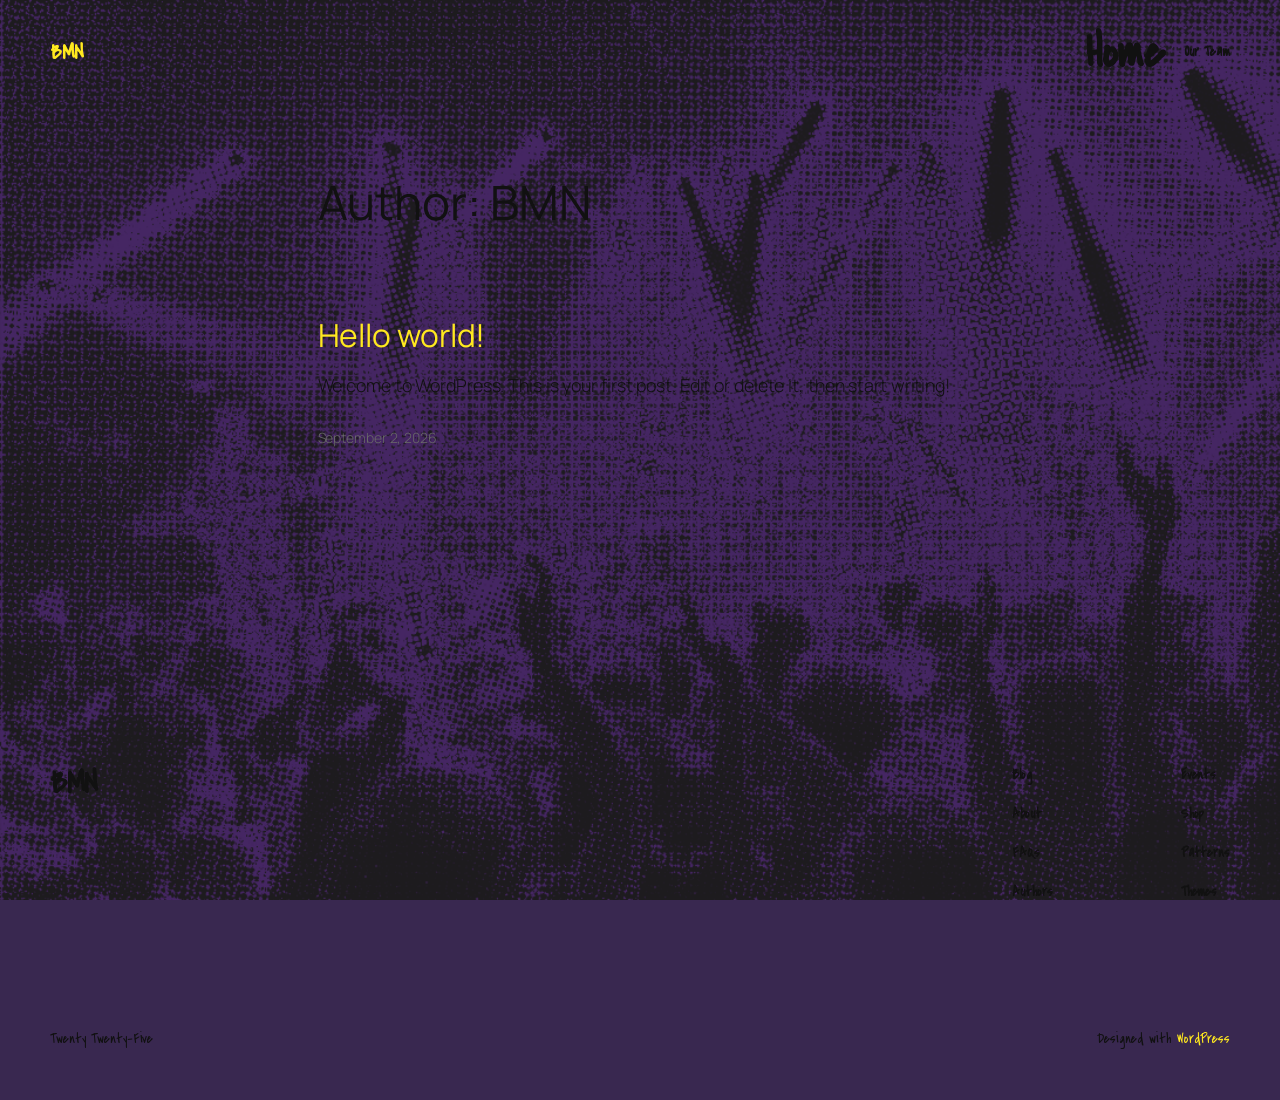
<file: author/bmn/index.html>
<!DOCTYPE html>
<html lang="en-US">
<head><meta charset="UTF-8">
	
	<meta name="viewport" content="width=device-width, initial-scale=1">
<meta name="robots" content="max-image-preview:large">
<title>BMN – BMN</title>
<link rel="alternate" type="application/rss+xml" title="BMN » Feed" href="/feed/">
<link rel="alternate" type="application/rss+xml" title="BMN » Comments Feed" href="/comments/feed/">
<link rel="alternate" type="application/rss+xml" title="BMN » Posts by BMN Feed" href="/author/bmn/feed/">
<style id="wp-img-auto-sizes-contain-inline-css">
img:is([sizes=auto i],[sizes^="auto," i]){contain-intrinsic-size:3000px 1500px}
/*# sourceURL=wp-img-auto-sizes-contain-inline-css */
</style>
<style id="wp-block-site-title-inline-css">
.wp-block-site-title{box-sizing:border-box}.wp-block-site-title :where(a){color:inherit;font-family:inherit;font-size:inherit;font-style:inherit;font-weight:inherit;letter-spacing:inherit;line-height:inherit;text-decoration:inherit}
/*# sourceURL=/wp-includes/blocks/site-title/style.min.css */
</style>
<style id="wp-block-navigation-link-inline-css">
.wp-block-navigation .wp-block-navigation-item__label{overflow-wrap:break-word}.wp-block-navigation .wp-block-navigation-item__description{display:none}.link-ui-tools{outline:1px solid #f0f0f0;padding:8px}.link-ui-block-inserter{padding-top:8px}.link-ui-block-inserter__back{margin-left:8px;text-transform:uppercase}
/*# sourceURL=/wp-includes/blocks/navigation-link/style.min.css */
</style>
<style id="wp-block-navigation-inline-css">
.wp-block-navigation{position:relative}.wp-block-navigation ul{margin-bottom:0;margin-left:0;margin-top:0;padding-left:0}.wp-block-navigation ul,.wp-block-navigation ul li{list-style:none}.wp-block-navigation .wp-block-navigation-item{align-items:center;background-color:inherit;display:flex;position:relative}.wp-block-navigation .wp-block-navigation-item .wp-block-navigation__submenu-container:empty{display:none}.wp-block-navigation .wp-block-navigation-item__content{display:block;z-index:1}.wp-block-navigation .wp-block-navigation-item__content.wp-block-navigation-item__content{color:inherit}.wp-block-navigation.has-text-decoration-underline .wp-block-navigation-item__content,.wp-block-navigation.has-text-decoration-underline .wp-block-navigation-item__content:active,.wp-block-navigation.has-text-decoration-underline .wp-block-navigation-item__content:focus{text-decoration:underline}.wp-block-navigation.has-text-decoration-line-through .wp-block-navigation-item__content,.wp-block-navigation.has-text-decoration-line-through .wp-block-navigation-item__content:active,.wp-block-navigation.has-text-decoration-line-through .wp-block-navigation-item__content:focus{text-decoration:line-through}.wp-block-navigation :where(a),.wp-block-navigation :where(a:active),.wp-block-navigation :where(a:focus){text-decoration:none}.wp-block-navigation .wp-block-navigation__submenu-icon{align-self:center;background-color:inherit;border:none;color:currentColor;display:inline-block;font-size:inherit;height:.6em;line-height:0;margin-left:.25em;padding:0;width:.6em}.wp-block-navigation .wp-block-navigation__submenu-icon svg{stroke:currentColor;display:inline-block;height:inherit;margin-top:.075em;width:inherit}.wp-block-navigation{--navigation-layout-justification-setting:flex-start;--navigation-layout-direction:row;--navigation-layout-wrap:wrap;--navigation-layout-justify:flex-start;--navigation-layout-align:center}.wp-block-navigation.is-vertical{--navigation-layout-direction:column;--navigation-layout-justify:initial;--navigation-layout-align:flex-start}.wp-block-navigation.no-wrap{--navigation-layout-wrap:nowrap}.wp-block-navigation.items-justified-center{--navigation-layout-justification-setting:center;--navigation-layout-justify:center}.wp-block-navigation.items-justified-center.is-vertical{--navigation-layout-align:center}.wp-block-navigation.items-justified-right{--navigation-layout-justification-setting:flex-end;--navigation-layout-justify:flex-end}.wp-block-navigation.items-justified-right.is-vertical{--navigation-layout-align:flex-end}.wp-block-navigation.items-justified-space-between{--navigation-layout-justification-setting:space-between;--navigation-layout-justify:space-between}:where(.wp-block-navigation) ul li{padding:0}.wp-block-navigation .has-child .wp-block-navigation__submenu-container{align-items:normal;background-color:inherit;color:inherit;display:flex;flex-direction:column;opacity:0;position:absolute;z-index:2}@media not (prefers-reduced-motion){.wp-block-navigation .has-child .wp-block-navigation__submenu-container{transition:opacity .1s linear}}.wp-block-navigation .has-child .wp-block-navigation__submenu-container{height:0;overflow:hidden;visibility:hidden;width:0}.wp-block-navigation .has-child .wp-block-navigation__submenu-container>.wp-block-navigation-item>.wp-block-navigation-item__content{display:flex;flex-grow:1;padding:.5em 1em}.wp-block-navigation .has-child .wp-block-navigation__submenu-container>.wp-block-navigation-item>.wp-block-navigation-item__content .wp-block-navigation__submenu-icon{margin-left:auto;margin-right:0}.wp-block-navigation .has-child .wp-block-navigation__submenu-container .wp-block-navigation-item__content{margin:0}.wp-block-navigation .has-child .wp-block-navigation__submenu-container{left:-1px;top:100%}@media (min-width:782px){.wp-block-navigation .has-child .wp-block-navigation__submenu-container .wp-block-navigation__submenu-container{left:100%;top:-1px}.wp-block-navigation .has-child .wp-block-navigation__submenu-container .wp-block-navigation__submenu-container:before{background:transparent;content:"";display:block;height:100%;position:absolute;right:100%;width:.5em}.wp-block-navigation .has-child .wp-block-navigation__submenu-container .wp-block-navigation__submenu-icon{margin-right:.25em}.wp-block-navigation .has-child .wp-block-navigation__submenu-container .wp-block-navigation__submenu-icon svg{transform:rotate(-90deg)}}@media (hover:hover){.wp-block-navigation .has-child:not(.open-on-click):hover>.wp-block-navigation__submenu-container{height:auto;min-width:200px;opacity:1;overflow:visible;visibility:visible;width:auto}}.wp-block-navigation .has-child .wp-block-navigation-submenu__toggle[aria-expanded=true]~.wp-block-navigation__submenu-container,.wp-block-navigation .has-child:not(.open-on-click):not(.open-on-hover-click):focus-within>.wp-block-navigation__submenu-container{height:auto;min-width:200px;opacity:1;overflow:visible;visibility:visible;width:auto}.wp-block-navigation .has-child.open-always{align-items:var(--navigation-layout-align,initial);flex-direction:var(--navigation-layout-direction,initial);flex-wrap:var(--navigation-layout-wrap,wrap);gap:var(--wp--style--block-gap,2em)}.wp-block-navigation .has-child.open-always,.wp-block-navigation .has-child.open-always .wp-block-navigation-item{justify-content:var(--navigation-layout-justify,initial)}.wp-block-navigation .has-child.open-always .wp-block-navigation__submenu-container,.wp-block-navigation .has-child.open-always.wp-block-navigation-submenu{gap:var(--wp--style--block-gap,2em)}.wp-block-navigation .has-child.open-always .wp-block-navigation-item,.wp-block-navigation .has-child.open-always .wp-block-navigation__submenu-container,.wp-block-navigation .has-child.open-always.wp-block-navigation-submenu{padding-bottom:0;padding-top:0}.wp-block-navigation .has-child.open-always .wp-block-navigation__submenu-container{padding-left:var(--wp--style--block-gap,2em);padding-right:var(--wp--style--block-gap,2em)}.wp-block-navigation .has-child.open-always .wp-block-navigation__submenu-container .wp-block-navigation-item__content{padding:0}.wp-block-navigation .has-child.open-always .wp-block-navigation__submenu-container>.wp-block-navigation-item>.wp-block-navigation-item__content,.wp-block-navigation .has-child.open-always>.wp-block-navigation-item__content{flex-grow:0}.wp-block-navigation .has-child.open-always>.wp-block-navigation__submenu-container{background-color:transparent;border:none;color:inherit;flex-basis:100%;height:auto;opacity:1;overflow:visible;position:static;visibility:visible;width:auto}.wp-block-navigation.has-background .has-child .wp-block-navigation__submenu-container{left:0;top:100%}@media (min-width:782px){.wp-block-navigation.has-background .has-child .wp-block-navigation__submenu-container .wp-block-navigation__submenu-container{left:100%;top:0}}.wp-block-navigation-submenu{display:flex;position:relative}.wp-block-navigation-submenu .wp-block-navigation__submenu-icon svg{stroke:currentColor}button.wp-block-navigation-item__content{background-color:transparent;border:none;color:currentColor;font-family:inherit;font-size:inherit;font-style:inherit;font-weight:inherit;letter-spacing:inherit;line-height:inherit;text-align:left;text-transform:inherit}.wp-block-navigation-submenu__toggle{cursor:pointer}.wp-block-navigation-submenu__toggle[aria-expanded=true]+.wp-block-navigation__submenu-icon>svg,.wp-block-navigation-submenu__toggle[aria-expanded=true]>svg{transform:rotate(180deg)}.wp-block-navigation-item.open-on-click .wp-block-navigation-submenu__toggle{padding-left:0;padding-right:.85em}.wp-block-navigation-item.open-on-click .wp-block-navigation-submenu__toggle+.wp-block-navigation__submenu-icon{margin-left:-.6em;pointer-events:none}.wp-block-navigation-item.open-on-click button.wp-block-navigation-item__content:not(.wp-block-navigation-submenu__toggle){padding:0}.wp-block-navigation .wp-block-page-list,.wp-block-navigation__container,.wp-block-navigation__responsive-close,.wp-block-navigation__responsive-container,.wp-block-navigation__responsive-container-content,.wp-block-navigation__responsive-dialog{gap:inherit}:where(.wp-block-navigation.has-background .wp-block-navigation-item a:not(.wp-element-button)),:where(.wp-block-navigation.has-background .wp-block-navigation-submenu a:not(.wp-element-button)){padding:.5em 1em}:where(.wp-block-navigation .wp-block-navigation__submenu-container .wp-block-navigation-item a:not(.wp-element-button)),:where(.wp-block-navigation .wp-block-navigation__submenu-container .wp-block-navigation-submenu a:not(.wp-element-button)),:where(.wp-block-navigation .wp-block-navigation__submenu-container .wp-block-navigation-submenu button.wp-block-navigation-item__content),:where(.wp-block-navigation .wp-block-navigation__submenu-container .wp-block-pages-list__item button.wp-block-navigation-item__content){padding:.5em 1em}.wp-block-navigation.items-justified-right .wp-block-navigation__container .has-child .wp-block-navigation__submenu-container,.wp-block-navigation.items-justified-right .wp-block-page-list>.has-child .wp-block-navigation__submenu-container,.wp-block-navigation.items-justified-space-between .wp-block-page-list>.has-child:last-child .wp-block-navigation__submenu-container,.wp-block-navigation.items-justified-space-between>.wp-block-navigation__container>.has-child:last-child .wp-block-navigation__submenu-container{left:auto;right:0}.wp-block-navigation.items-justified-right .wp-block-navigation__container .has-child .wp-block-navigation__submenu-container .wp-block-navigation__submenu-container,.wp-block-navigation.items-justified-right .wp-block-page-list>.has-child .wp-block-navigation__submenu-container .wp-block-navigation__submenu-container,.wp-block-navigation.items-justified-space-between .wp-block-page-list>.has-child:last-child .wp-block-navigation__submenu-container .wp-block-navigation__submenu-container,.wp-block-navigation.items-justified-space-between>.wp-block-navigation__container>.has-child:last-child .wp-block-navigation__submenu-container .wp-block-navigation__submenu-container{left:-1px;right:-1px}@media (min-width:782px){.wp-block-navigation.items-justified-right .wp-block-navigation__container .has-child .wp-block-navigation__submenu-container .wp-block-navigation__submenu-container,.wp-block-navigation.items-justified-right .wp-block-page-list>.has-child .wp-block-navigation__submenu-container .wp-block-navigation__submenu-container,.wp-block-navigation.items-justified-space-between .wp-block-page-list>.has-child:last-child .wp-block-navigation__submenu-container .wp-block-navigation__submenu-container,.wp-block-navigation.items-justified-space-between>.wp-block-navigation__container>.has-child:last-child .wp-block-navigation__submenu-container .wp-block-navigation__submenu-container{left:auto;right:100%}}.wp-block-navigation:not(.has-background) .wp-block-navigation__submenu-container{background-color:#fff;border:1px solid rgba(0,0,0,.15)}.wp-block-navigation.has-background .wp-block-navigation__submenu-container{background-color:inherit}.wp-block-navigation:not(.has-text-color) .wp-block-navigation__submenu-container{color:#000}.wp-block-navigation__container{align-items:var(--navigation-layout-align,initial);display:flex;flex-direction:var(--navigation-layout-direction,initial);flex-wrap:var(--navigation-layout-wrap,wrap);justify-content:var(--navigation-layout-justify,initial);list-style:none;margin:0;padding-left:0}.wp-block-navigation__container .is-responsive{display:none}.wp-block-navigation__container:only-child,.wp-block-page-list:only-child{flex-grow:1}@keyframes overlay-menu__fade-in-animation{0%{opacity:0;transform:translateY(.5em)}to{opacity:1;transform:translateY(0)}}.wp-block-navigation__responsive-container{bottom:0;display:none;left:0;position:fixed;right:0;top:0}.wp-block-navigation__responsive-container :where(.wp-block-navigation-item a){color:inherit}.wp-block-navigation__responsive-container .wp-block-navigation__responsive-container-content{align-items:var(--navigation-layout-align,initial);display:flex;flex-direction:var(--navigation-layout-direction,initial);flex-wrap:var(--navigation-layout-wrap,wrap);justify-content:var(--navigation-layout-justify,initial)}.wp-block-navigation__responsive-container:not(.is-menu-open.is-menu-open){background-color:inherit!important;color:inherit!important}.wp-block-navigation__responsive-container.is-menu-open{background-color:inherit;display:flex;flex-direction:column}@media not (prefers-reduced-motion){.wp-block-navigation__responsive-container.is-menu-open{animation:overlay-menu__fade-in-animation .1s ease-out;animation-fill-mode:forwards}}.wp-block-navigation__responsive-container.is-menu-open:not(.disable-default-overlay){padding:clamp(1rem,var(--wp--style--root--padding-top),20rem) clamp(1rem,var(--wp--style--root--padding-right),20rem) clamp(1rem,var(--wp--style--root--padding-bottom),20rem) clamp(1rem,var(--wp--style--root--padding-left),20rem)}.wp-block-navigation__responsive-container.is-menu-open{overflow:auto;z-index:100000}.wp-block-navigation__responsive-container.is-menu-open:not(.disable-default-overlay) .wp-block-navigation__responsive-container-content{padding-top:calc(2rem + 24px)}.wp-block-navigation__responsive-container.is-menu-open:where(:not(.disable-default-overlay)) .wp-block-navigation__responsive-container-content{align-items:var(--navigation-layout-justification-setting,inherit);display:flex;flex-direction:column;flex-wrap:nowrap;overflow:visible}.wp-block-navigation__responsive-container.is-menu-open:where(:not(.disable-default-overlay)) .wp-block-navigation__responsive-container-content,.wp-block-navigation__responsive-container.is-menu-open:where(:not(.disable-default-overlay)) .wp-block-navigation__responsive-container-content .wp-block-navigation__container,.wp-block-navigation__responsive-container.is-menu-open:where(:not(.disable-default-overlay)) .wp-block-navigation__responsive-container-content .wp-block-page-list{justify-content:flex-start}.wp-block-navigation__responsive-container.is-menu-open:where(:not(.disable-default-overlay)) .wp-block-navigation__responsive-container-content .wp-block-navigation__submenu-icon{display:none}.wp-block-navigation__responsive-container.is-menu-open:where(:not(.disable-default-overlay)) .wp-block-navigation__responsive-container-content .has-child .wp-block-navigation__submenu-container{border:none;height:auto;min-width:200px;opacity:1;overflow:initial;padding-left:2rem;padding-right:2rem;position:static;visibility:visible;width:auto}.wp-block-navigation__responsive-container.is-menu-open:where(:not(.disable-default-overlay)) .wp-block-navigation__responsive-container-content .wp-block-navigation__container,.wp-block-navigation__responsive-container.is-menu-open:where(:not(.disable-default-overlay)) .wp-block-navigation__responsive-container-content .wp-block-navigation__submenu-container{gap:inherit}.wp-block-navigation__responsive-container.is-menu-open:where(:not(.disable-default-overlay)) .wp-block-navigation__responsive-container-content .wp-block-navigation__submenu-container{padding-top:var(--wp--style--block-gap,2em)}.wp-block-navigation__responsive-container.is-menu-open:where(:not(.disable-default-overlay)) .wp-block-navigation__responsive-container-content .wp-block-navigation-item__content{padding:0}.wp-block-navigation__responsive-container.is-menu-open:where(:not(.disable-default-overlay)) .wp-block-navigation__responsive-container-content .wp-block-navigation-item,.wp-block-navigation__responsive-container.is-menu-open:where(:not(.disable-default-overlay)) .wp-block-navigation__responsive-container-content .wp-block-navigation__container,.wp-block-navigation__responsive-container.is-menu-open:where(:not(.disable-default-overlay)) .wp-block-navigation__responsive-container-content .wp-block-page-list{align-items:var(--navigation-layout-justification-setting,initial);display:flex;flex-direction:column}.wp-block-navigation__responsive-container.is-menu-open:where(:not(.disable-default-overlay)) .wp-block-navigation-item,.wp-block-navigation__responsive-container.is-menu-open:where(:not(.disable-default-overlay)) .wp-block-navigation-item .wp-block-navigation__submenu-container,.wp-block-navigation__responsive-container.is-menu-open:where(:not(.disable-default-overlay)) .wp-block-navigation__container,.wp-block-navigation__responsive-container.is-menu-open:where(:not(.disable-default-overlay)) .wp-block-page-list{background:transparent!important;color:inherit!important}.wp-block-navigation__responsive-container.is-menu-open:where(:not(.disable-default-overlay)) .wp-block-navigation__submenu-container.wp-block-navigation__submenu-container.wp-block-navigation__submenu-container.wp-block-navigation__submenu-container{left:auto;right:auto}.wp-block-navigation__responsive-container.disable-default-overlay .wp-block-navigation__overlay-container{display:none;width:100%}.wp-block-navigation__responsive-container.disable-default-overlay .wp-block-navigation__responsive-close{max-width:none}.wp-block-navigation__responsive-container.disable-default-overlay.is-menu-open .wp-block-navigation__responsive-container-content>:not(.wp-block-navigation__overlay-container){display:none}.wp-block-navigation__responsive-container.disable-default-overlay.is-menu-open .wp-block-navigation__responsive-container-content .wp-block-navigation__overlay-container{display:block}.wp-block-navigation__responsive-container.disable-default-overlay.is-menu-open .wp-block-navigation__responsive-container-content .wp-block-navigation__overlay-container .wp-block-navigation__submenu-container{left:0;right:auto}@media (min-width:600px){.wp-block-navigation__responsive-container:not(.hidden-by-default):not(.is-menu-open){background-color:inherit;display:block;position:relative;width:100%;z-index:auto}.wp-block-navigation__responsive-container:not(.hidden-by-default):not(.is-menu-open) .wp-block-navigation__responsive-container-close{display:none}.wp-block-navigation__responsive-container.is-menu-open .wp-block-navigation__submenu-container.wp-block-navigation__submenu-container.wp-block-navigation__submenu-container.wp-block-navigation__submenu-container{left:0}}.wp-block-navigation:not(.has-background) .wp-block-navigation__responsive-container.is-menu-open:not(.disable-default-overlay){background-color:#fff}.wp-block-navigation:not(.has-text-color) .wp-block-navigation__responsive-container.is-menu-open:not(.disable-default-overlay){color:#000}.wp-block-navigation__toggle_button_label{font-size:1rem;font-weight:700}.wp-block-navigation__responsive-container-close,.wp-block-navigation__responsive-container-open{background:transparent;border:none;color:currentColor;cursor:pointer;margin:0;padding:0;text-transform:inherit;vertical-align:middle}.wp-block-navigation__responsive-container-close svg,.wp-block-navigation__responsive-container-open svg{fill:currentColor;display:block;height:24px;pointer-events:none;width:24px}.wp-block-navigation__responsive-container-open{display:flex}.wp-block-navigation__responsive-container-open.wp-block-navigation__responsive-container-open.wp-block-navigation__responsive-container-open{font-family:inherit;font-size:inherit;font-weight:inherit}@media (min-width:600px){.wp-block-navigation__responsive-container-open:not(.always-shown){display:none}}.wp-block-navigation__responsive-container-close{position:absolute;right:0;top:0;z-index:2}.wp-block-navigation__responsive-container-close.wp-block-navigation__responsive-container-close.wp-block-navigation__responsive-container-close{font-family:inherit;font-size:inherit;font-weight:inherit}.disable-default-overlay .wp-block-navigation__responsive-container-close{right:clamp(1rem,var(--wp--style--root--padding-left),20rem);top:clamp(1rem,var(--wp--style--root--padding-left),20rem)}.wp-block-navigation__responsive-close{width:100%}.has-modal-open .wp-block-navigation__responsive-close{margin-left:auto;margin-right:auto;max-width:var(--wp--style--global--wide-size,100%)}.wp-block-navigation__responsive-close:focus{outline:none}.is-menu-open .wp-block-navigation__responsive-close,.is-menu-open .wp-block-navigation__responsive-container-content,.is-menu-open .wp-block-navigation__responsive-dialog{box-sizing:border-box}.wp-block-navigation__responsive-dialog{position:relative}.has-modal-open .admin-bar .is-menu-open:where(:not(.disable-default-overlay)) .wp-block-navigation__responsive-dialog{margin-top:46px}@media (min-width:782px){.has-modal-open .admin-bar .is-menu-open:where(:not(.disable-default-overlay)) .wp-block-navigation__responsive-dialog{margin-top:32px}}html.has-modal-open{overflow:hidden}
/*# sourceURL=/wp-includes/blocks/navigation/style.min.css */
</style>
<style id="wp-block-group-inline-css">
.wp-block-group{box-sizing:border-box}:where(.wp-block-group.wp-block-group-is-layout-constrained){position:relative}
/*# sourceURL=/wp-includes/blocks/group/style.min.css */
</style>
<style id="wp-block-query-title-inline-css">
.wp-block-query-title{box-sizing:border-box}
/*# sourceURL=/wp-includes/blocks/query-title/style.min.css */
</style>
<style id="wp-block-post-title-inline-css">
.wp-block-post-title{box-sizing:border-box;word-break:break-word}.wp-block-post-title :where(a){display:inline-block;font-family:inherit;font-size:inherit;font-style:inherit;font-weight:inherit;letter-spacing:inherit;line-height:inherit;text-decoration:inherit}
/*# sourceURL=/wp-includes/blocks/post-title/style.min.css */
</style>
<style id="wp-block-paragraph-inline-css">
.is-small-text{font-size:.875em}.is-regular-text{font-size:1em}.is-large-text{font-size:2.25em}.is-larger-text{font-size:3em}.has-drop-cap:not(:focus):first-letter{float:left;font-size:8.4em;font-style:normal;font-weight:100;line-height:.68;margin:.05em .1em 0 0;text-transform:uppercase}body.rtl .has-drop-cap:not(:focus):first-letter{float:none;margin-left:.1em}p.has-drop-cap.has-background{overflow:hidden}:root :where(p.has-background){padding:1.25em 2.375em}:where(p.has-text-color:not(.has-link-color)) a{color:inherit}p.has-text-align-left[style*="writing-mode:vertical-lr"],p.has-text-align-right[style*="writing-mode:vertical-rl"]{rotate:180deg}
/*# sourceURL=/wp-includes/blocks/paragraph/style.min.css */
</style>
<style id="wp-block-post-content-inline-css">
.wp-block-post-content{display:flow-root}
/*# sourceURL=/wp-includes/blocks/post-content/style.min.css */
</style>
<style id="wp-block-post-date-inline-css">
.wp-block-post-date{box-sizing:border-box}
/*# sourceURL=/wp-includes/blocks/post-date/style.min.css */
</style>
<style id="wp-block-post-template-inline-css">
.wp-block-post-template{box-sizing:border-box;list-style:none;margin-bottom:0;margin-top:0;max-width:100%;padding:0}.wp-block-post-template.is-flex-container{display:flex;flex-direction:row;flex-wrap:wrap;gap:1.25em}.wp-block-post-template.is-flex-container>li{margin:0;width:100%}@media (min-width:600px){.wp-block-post-template.is-flex-container.is-flex-container.columns-2>li{width:calc(50% - .625em)}.wp-block-post-template.is-flex-container.is-flex-container.columns-3>li{width:calc(33.33333% - .83333em)}.wp-block-post-template.is-flex-container.is-flex-container.columns-4>li{width:calc(25% - .9375em)}.wp-block-post-template.is-flex-container.is-flex-container.columns-5>li{width:calc(20% - 1em)}.wp-block-post-template.is-flex-container.is-flex-container.columns-6>li{width:calc(16.66667% - 1.04167em)}}@media (max-width:600px){.wp-block-post-template-is-layout-grid[class*=columns-]:not(.has-native-responsive-grid){grid-template-columns:1fr}}.wp-block-post-template-is-layout-constrained>li>.alignright,.wp-block-post-template-is-layout-flow>li>.alignright{float:right;margin-inline-end:0;margin-inline-start:2em}.wp-block-post-template-is-layout-constrained>li>.alignleft,.wp-block-post-template-is-layout-flow>li>.alignleft{float:left;margin-inline-end:2em;margin-inline-start:0}.wp-block-post-template-is-layout-constrained>li>.aligncenter,.wp-block-post-template-is-layout-flow>li>.aligncenter{margin-inline-end:auto;margin-inline-start:auto}
/*# sourceURL=/wp-includes/blocks/post-template/style.min.css */
</style>
<style id="wp-block-spacer-inline-css">
.wp-block-spacer{clear:both}
/*# sourceURL=/wp-includes/blocks/spacer/style.min.css */
</style>
<style id="wp-block-columns-inline-css">
.wp-block-columns{box-sizing:border-box;display:flex;flex-wrap:wrap!important}@media (min-width:782px){.wp-block-columns{flex-wrap:nowrap!important}}.wp-block-columns{align-items:normal!important}.wp-block-columns.are-vertically-aligned-top{align-items:flex-start}.wp-block-columns.are-vertically-aligned-center{align-items:center}.wp-block-columns.are-vertically-aligned-bottom{align-items:flex-end}@media (max-width:781px){.wp-block-columns:not(.is-not-stacked-on-mobile)>.wp-block-column{flex-basis:100%!important}}@media (min-width:782px){.wp-block-columns:not(.is-not-stacked-on-mobile)>.wp-block-column{flex-basis:0;flex-grow:1}.wp-block-columns:not(.is-not-stacked-on-mobile)>.wp-block-column[style*=flex-basis]{flex-grow:0}}.wp-block-columns.is-not-stacked-on-mobile{flex-wrap:nowrap!important}.wp-block-columns.is-not-stacked-on-mobile>.wp-block-column{flex-basis:0;flex-grow:1}.wp-block-columns.is-not-stacked-on-mobile>.wp-block-column[style*=flex-basis]{flex-grow:0}:where(.wp-block-columns){margin-bottom:1.75em}:where(.wp-block-columns.has-background){padding:1.25em 2.375em}.wp-block-column{flex-grow:1;min-width:0;overflow-wrap:break-word;word-break:break-word}.wp-block-column.is-vertically-aligned-top{align-self:flex-start}.wp-block-column.is-vertically-aligned-center{align-self:center}.wp-block-column.is-vertically-aligned-bottom{align-self:flex-end}.wp-block-column.is-vertically-aligned-stretch{align-self:stretch}.wp-block-column.is-vertically-aligned-bottom,.wp-block-column.is-vertically-aligned-center,.wp-block-column.is-vertically-aligned-top{width:100%}
/*# sourceURL=/wp-includes/blocks/columns/style.min.css */
</style>
<style id="wp-emoji-styles-inline-css">

	img.wp-smiley, img.emoji {
		display: inline !important;
		border: none !important;
		box-shadow: none !important;
		height: 1em !important;
		width: 1em !important;
		margin: 0 0.07em !important;
		vertical-align: -0.1em !important;
		background: none !important;
		padding: 0 !important;
	}
/*# sourceURL=wp-emoji-styles-inline-css */
</style>
<style id="wp-block-library-inline-css">
:root{--wp-block-synced-color:#7a00df;--wp-block-synced-color--rgb:122,0,223;--wp-bound-block-color:var(--wp-block-synced-color);--wp-editor-canvas-background:#ddd;--wp-admin-theme-color:#007cba;--wp-admin-theme-color--rgb:0,124,186;--wp-admin-theme-color-darker-10:#006ba1;--wp-admin-theme-color-darker-10--rgb:0,107,160.5;--wp-admin-theme-color-darker-20:#005a87;--wp-admin-theme-color-darker-20--rgb:0,90,135;--wp-admin-border-width-focus:2px}@media (min-resolution:192dpi){:root{--wp-admin-border-width-focus:1.5px}}.wp-element-button{cursor:pointer}:root .has-very-light-gray-background-color{background-color:#eee}:root .has-very-dark-gray-background-color{background-color:#313131}:root .has-very-light-gray-color{color:#eee}:root .has-very-dark-gray-color{color:#313131}:root .has-vivid-green-cyan-to-vivid-cyan-blue-gradient-background{background:linear-gradient(135deg,#00d084,#0693e3)}:root .has-purple-crush-gradient-background{background:linear-gradient(135deg,#34e2e4,#4721fb 50%,#ab1dfe)}:root .has-hazy-dawn-gradient-background{background:linear-gradient(135deg,#faaca8,#dad0ec)}:root .has-subdued-olive-gradient-background{background:linear-gradient(135deg,#fafae1,#67a671)}:root .has-atomic-cream-gradient-background{background:linear-gradient(135deg,#fdd79a,#004a59)}:root .has-nightshade-gradient-background{background:linear-gradient(135deg,#330968,#31cdcf)}:root .has-midnight-gradient-background{background:linear-gradient(135deg,#020381,#2874fc)}:root{--wp--preset--font-size--normal:16px;--wp--preset--font-size--huge:42px}.has-regular-font-size{font-size:1em}.has-larger-font-size{font-size:2.625em}.has-normal-font-size{font-size:var(--wp--preset--font-size--normal)}.has-huge-font-size{font-size:var(--wp--preset--font-size--huge)}:root .has-text-align-center{text-align:center}:root .has-text-align-left{text-align:left}:root .has-text-align-right{text-align:right}.has-fit-text{white-space:nowrap!important}#end-resizable-editor-section{display:none}.aligncenter{clear:both}.items-justified-left{justify-content:flex-start}.items-justified-center{justify-content:center}.items-justified-right{justify-content:flex-end}.items-justified-space-between{justify-content:space-between}.screen-reader-text{word-wrap:normal!important;border:0;clip-path:inset(50%);height:1px;margin:-1px;overflow:hidden;padding:0;position:absolute;width:1px;word-break:normal!important}.screen-reader-text:focus{background-color:#ddd;clip-path:none;color:#444;display:block;font-size:1em;height:auto;left:5px;line-height:normal;padding:15px 23px 14px;text-decoration:none;top:5px;width:auto;z-index:100000}html :where(.has-border-color){border-style:solid}html :where([style^=border-color],[style*=";border-color"],[style*="; border-color"]){border-style:solid}html :where([style^=border-top-color],[style*=";border-top-color"],[style*="; border-top-color"]){border-top-style:solid}html :where([style^=border-right-color],[style*=";border-right-color"],[style*="; border-right-color"]){border-right-style:solid}html :where([style^=border-bottom-color],[style*=";border-bottom-color"],[style*="; border-bottom-color"]){border-bottom-style:solid}html :where([style^=border-left-color],[style*=";border-left-color"],[style*="; border-left-color"]){border-left-style:solid}html :where([style^=border-width],[style*=";border-width"],[style*="; border-width"]){border-style:solid}html :where([style^=border-top-width],[style*=";border-top-width"],[style*="; border-top-width"]){border-top-style:solid}html :where([style^=border-right-width],[style*=";border-right-width"],[style*="; border-right-width"]){border-right-style:solid}html :where([style^=border-bottom-width],[style*=";border-bottom-width"],[style*="; border-bottom-width"]){border-bottom-style:solid}html :where([style^=border-left-width],[style*=";border-left-width"],[style*="; border-left-width"]){border-left-style:solid}html :where(img[class*=wp-image-]){height:auto;max-width:100%}:where(figure){margin:0 0 1em}html :where(.is-position-sticky){--wp-admin--admin-bar--position-offset:var(--wp-admin--admin-bar--height,0px)}@media screen and (max-width:600px){html :where(.is-position-sticky){--wp-admin--admin-bar--position-offset:0px}}
/*# sourceURL=/wp-includes/css/dist/block-library/common.min.css */
</style>
<style id="global-styles-inline-css">
:root{--wp--preset--aspect-ratio--square: 1;--wp--preset--aspect-ratio--4-3: 4/3;--wp--preset--aspect-ratio--3-4: 3/4;--wp--preset--aspect-ratio--3-2: 3/2;--wp--preset--aspect-ratio--2-3: 2/3;--wp--preset--aspect-ratio--16-9: 16/9;--wp--preset--aspect-ratio--9-16: 9/16;--wp--preset--color--black: #000000;--wp--preset--color--cyan-bluish-gray: #abb8c3;--wp--preset--color--white: #ffffff;--wp--preset--color--pale-pink: #f78da7;--wp--preset--color--vivid-red: #cf2e2e;--wp--preset--color--luminous-vivid-orange: #ff6900;--wp--preset--color--luminous-vivid-amber: #fcb900;--wp--preset--color--light-green-cyan: #7bdcb5;--wp--preset--color--vivid-green-cyan: #00d084;--wp--preset--color--pale-cyan-blue: #8ed1fc;--wp--preset--color--vivid-cyan-blue: #0693e3;--wp--preset--color--vivid-purple: #9b51e0;--wp--preset--color--base: #FFFFFF;--wp--preset--color--contrast: #111111;--wp--preset--color--accent-1: #FFEE58;--wp--preset--color--accent-2: #F6CFF4;--wp--preset--color--accent-3: #503AA8;--wp--preset--color--accent-4: #686868;--wp--preset--color--accent-5: #FBFAF3;--wp--preset--color--accent-6: color-mix(in srgb, currentColor 20%, transparent);--wp--preset--gradient--vivid-cyan-blue-to-vivid-purple: linear-gradient(135deg,rgb(6,147,227) 0%,rgb(155,81,224) 100%);--wp--preset--gradient--light-green-cyan-to-vivid-green-cyan: linear-gradient(135deg,rgb(122,220,180) 0%,rgb(0,208,130) 100%);--wp--preset--gradient--luminous-vivid-amber-to-luminous-vivid-orange: linear-gradient(135deg,rgb(252,185,0) 0%,rgb(255,105,0) 100%);--wp--preset--gradient--luminous-vivid-orange-to-vivid-red: linear-gradient(135deg,rgb(255,105,0) 0%,rgb(207,46,46) 100%);--wp--preset--gradient--very-light-gray-to-cyan-bluish-gray: linear-gradient(135deg,rgb(238,238,238) 0%,rgb(169,184,195) 100%);--wp--preset--gradient--cool-to-warm-spectrum: linear-gradient(135deg,rgb(74,234,220) 0%,rgb(151,120,209) 20%,rgb(207,42,186) 40%,rgb(238,44,130) 60%,rgb(251,105,98) 80%,rgb(254,248,76) 100%);--wp--preset--gradient--blush-light-purple: linear-gradient(135deg,rgb(255,206,236) 0%,rgb(152,150,240) 100%);--wp--preset--gradient--blush-bordeaux: linear-gradient(135deg,rgb(254,205,165) 0%,rgb(254,45,45) 50%,rgb(107,0,62) 100%);--wp--preset--gradient--luminous-dusk: linear-gradient(135deg,rgb(255,203,112) 0%,rgb(199,81,192) 50%,rgb(65,88,208) 100%);--wp--preset--gradient--pale-ocean: linear-gradient(135deg,rgb(255,245,203) 0%,rgb(182,227,212) 50%,rgb(51,167,181) 100%);--wp--preset--gradient--electric-grass: linear-gradient(135deg,rgb(202,248,128) 0%,rgb(113,206,126) 100%);--wp--preset--gradient--midnight: linear-gradient(135deg,rgb(2,3,129) 0%,rgb(40,116,252) 100%);--wp--preset--font-size--small: 0.875rem;--wp--preset--font-size--medium: clamp(1rem, 1rem + ((1vw - 0.2rem) * 0.196), 1.125rem);--wp--preset--font-size--large: clamp(1.125rem, 1.125rem + ((1vw - 0.2rem) * 0.392), 1.375rem);--wp--preset--font-size--x-large: clamp(1.75rem, 1.75rem + ((1vw - 0.2rem) * 0.392), 2rem);--wp--preset--font-size--xx-large: clamp(2.15rem, 2.15rem + ((1vw - 0.2rem) * 1.333), 3rem);--wp--preset--font-family--manrope: Manrope, sans-serif;--wp--preset--font-family--fira-code: "Fira Code", monospace;--wp--preset--spacing--20: 10px;--wp--preset--spacing--30: 20px;--wp--preset--spacing--40: 30px;--wp--preset--spacing--50: clamp(30px, 5vw, 50px);--wp--preset--spacing--60: clamp(30px, 7vw, 70px);--wp--preset--spacing--70: clamp(50px, 7vw, 90px);--wp--preset--spacing--80: clamp(70px, 10vw, 140px);--wp--preset--shadow--natural: 6px 6px 9px rgba(0, 0, 0, 0.2);--wp--preset--shadow--deep: 12px 12px 50px rgba(0, 0, 0, 0.4);--wp--preset--shadow--sharp: 6px 6px 0px rgba(0, 0, 0, 0.2);--wp--preset--shadow--outlined: 6px 6px 0px -3px rgb(255, 255, 255), 6px 6px rgb(0, 0, 0);--wp--preset--shadow--crisp: 6px 6px 0px rgb(0, 0, 0);}.wp-block-button{--wp--preset--dimension--25: 25%;--wp--preset--dimension--50: 50%;--wp--preset--dimension--75: 75%;--wp--preset--dimension--100: 100%;}:root { --wp--style--global--content-size: 645px;--wp--style--global--wide-size: 1340px; }:where(body) { margin: 0; }.wp-site-blocks { padding-top: var(--wp--style--root--padding-top); padding-bottom: var(--wp--style--root--padding-bottom); }.has-global-padding { padding-right: var(--wp--style--root--padding-right); padding-left: var(--wp--style--root--padding-left); }.has-global-padding > .alignfull { margin-right: calc(var(--wp--style--root--padding-right) * -1); margin-left: calc(var(--wp--style--root--padding-left) * -1); }.has-global-padding :where(:not(.alignfull.is-layout-flow) > .has-global-padding:not(.wp-block-block, .alignfull)) { padding-right: 0; padding-left: 0; }.has-global-padding :where(:not(.alignfull.is-layout-flow) > .has-global-padding:not(.wp-block-block, .alignfull)) > .alignfull { margin-left: 0; margin-right: 0; }.wp-site-blocks > .alignleft { float: left; margin-right: 2em; }.wp-site-blocks > .alignright { float: right; margin-left: 2em; }.wp-site-blocks > .aligncenter { justify-content: center; margin-left: auto; margin-right: auto; }:where(.wp-site-blocks) > * { margin-block-start: 1.2rem; margin-block-end: 0; }:where(.wp-site-blocks) > :first-child { margin-block-start: 0; }:where(.wp-site-blocks) > :last-child { margin-block-end: 0; }:root { --wp--style--block-gap: 1.2rem; }:root :where(.is-layout-flow) > :first-child{margin-block-start: 0;}:root :where(.is-layout-flow) > :last-child{margin-block-end: 0;}:root :where(.is-layout-flow) > *{margin-block-start: 1.2rem;margin-block-end: 0;}:root :where(.is-layout-constrained) > :first-child{margin-block-start: 0;}:root :where(.is-layout-constrained) > :last-child{margin-block-end: 0;}:root :where(.is-layout-constrained) > *{margin-block-start: 1.2rem;margin-block-end: 0;}:root :where(.is-layout-flex){gap: 1.2rem;}:root :where(.is-layout-grid){gap: 1.2rem;}.is-layout-flow > .alignleft{float: left;margin-inline-start: 0;margin-inline-end: 2em;}.is-layout-flow > .alignright{float: right;margin-inline-start: 2em;margin-inline-end: 0;}.is-layout-flow > .aligncenter{margin-left: auto !important;margin-right: auto !important;}.is-layout-constrained > .alignleft{float: left;margin-inline-start: 0;margin-inline-end: 2em;}.is-layout-constrained > .alignright{float: right;margin-inline-start: 2em;margin-inline-end: 0;}.is-layout-constrained > .aligncenter{margin-left: auto !important;margin-right: auto !important;}.is-layout-constrained > :where(:not(.alignleft):not(.alignright):not(.alignfull)){max-width: var(--wp--style--global--content-size);margin-left: auto !important;margin-right: auto !important;}.is-layout-constrained > .alignwide{max-width: var(--wp--style--global--wide-size);}body .is-layout-flex{display: flex;}.is-layout-flex{flex-wrap: wrap;align-items: center;}.is-layout-flex > :is(*, div){margin: 0;}body .is-layout-grid{display: grid;}.is-layout-grid > :is(*, div){margin: 0;}html{min-height: calc(100% - var(--wp-admin--admin-bar--height, 0px));}body{background-color: #392850;background-image: url('/wp-content/uploads/2026/09/BG3-1.png');background-size: cover;background-attachment: fixed;color: var(--wp--preset--color--contrast);font-family: var(--wp--preset--font-family--manrope);font-size: var(--wp--preset--font-size--large);font-weight: 300;letter-spacing: -0.1px;line-height: 1.4;--wp--style--root--padding-top: 0px;--wp--style--root--padding-right: var(--wp--preset--spacing--50);--wp--style--root--padding-bottom: 0px;--wp--style--root--padding-left: var(--wp--preset--spacing--50);}a:where(:not(.wp-element-button)){color: #ffe91f;text-decoration: none;}:root :where(a:where(:not(.wp-element-button)):hover){text-decoration: none;}h1, h2, h3, h4, h5, h6{font-weight: 400;letter-spacing: -0.1px;line-height: 1.125;}h1{font-size: var(--wp--preset--font-size--xx-large);}h2{font-size: var(--wp--preset--font-size--x-large);}h3{font-size: var(--wp--preset--font-size--large);}h4{font-size: var(--wp--preset--font-size--medium);}h5{font-size: var(--wp--preset--font-size--small);letter-spacing: 0.5px;}h6{font-size: var(--wp--preset--font-size--small);font-weight: 700;letter-spacing: 1.4px;text-transform: uppercase;}:root :where(.wp-element-button, .wp-block-button__link){background-color: var(--wp--preset--color--contrast);border-width: 0;color: var(--wp--preset--color--base);font-family: inherit;font-size: var(--wp--preset--font-size--medium);font-style: inherit;font-weight: inherit;letter-spacing: inherit;line-height: inherit;padding-top: 1rem;padding-right: 2.25rem;padding-bottom: 1rem;padding-left: 2.25rem;text-decoration: none;text-transform: inherit;}:root :where(.wp-element-button:hover, .wp-block-button__link:hover){background-color: color-mix(in srgb, var(--wp--preset--color--contrast) 85%, transparent);border-color: transparent;color: var(--wp--preset--color--base);}:root :where(.wp-element-button:focus, .wp-block-button__link:focus){outline-color: var(--wp--preset--color--accent-4);outline-offset: 2px;}:root :where(.wp-element-caption, .wp-block-audio figcaption, .wp-block-embed figcaption, .wp-block-gallery figcaption, .wp-block-image figcaption, .wp-block-table figcaption, .wp-block-video figcaption){font-size: var(--wp--preset--font-size--small);line-height: 1.4;}.has-black-color{color: var(--wp--preset--color--black) !important;}.has-cyan-bluish-gray-color{color: var(--wp--preset--color--cyan-bluish-gray) !important;}.has-white-color{color: var(--wp--preset--color--white) !important;}.has-pale-pink-color{color: var(--wp--preset--color--pale-pink) !important;}.has-vivid-red-color{color: var(--wp--preset--color--vivid-red) !important;}.has-luminous-vivid-orange-color{color: var(--wp--preset--color--luminous-vivid-orange) !important;}.has-luminous-vivid-amber-color{color: var(--wp--preset--color--luminous-vivid-amber) !important;}.has-light-green-cyan-color{color: var(--wp--preset--color--light-green-cyan) !important;}.has-vivid-green-cyan-color{color: var(--wp--preset--color--vivid-green-cyan) !important;}.has-pale-cyan-blue-color{color: var(--wp--preset--color--pale-cyan-blue) !important;}.has-vivid-cyan-blue-color{color: var(--wp--preset--color--vivid-cyan-blue) !important;}.has-vivid-purple-color{color: var(--wp--preset--color--vivid-purple) !important;}.has-base-color{color: var(--wp--preset--color--base) !important;}.has-contrast-color{color: var(--wp--preset--color--contrast) !important;}.has-accent-1-color{color: var(--wp--preset--color--accent-1) !important;}.has-accent-2-color{color: var(--wp--preset--color--accent-2) !important;}.has-accent-3-color{color: var(--wp--preset--color--accent-3) !important;}.has-accent-4-color{color: var(--wp--preset--color--accent-4) !important;}.has-accent-5-color{color: var(--wp--preset--color--accent-5) !important;}.has-accent-6-color{color: var(--wp--preset--color--accent-6) !important;}.has-black-background-color{background-color: var(--wp--preset--color--black) !important;}.has-cyan-bluish-gray-background-color{background-color: var(--wp--preset--color--cyan-bluish-gray) !important;}.has-white-background-color{background-color: var(--wp--preset--color--white) !important;}.has-pale-pink-background-color{background-color: var(--wp--preset--color--pale-pink) !important;}.has-vivid-red-background-color{background-color: var(--wp--preset--color--vivid-red) !important;}.has-luminous-vivid-orange-background-color{background-color: var(--wp--preset--color--luminous-vivid-orange) !important;}.has-luminous-vivid-amber-background-color{background-color: var(--wp--preset--color--luminous-vivid-amber) !important;}.has-light-green-cyan-background-color{background-color: var(--wp--preset--color--light-green-cyan) !important;}.has-vivid-green-cyan-background-color{background-color: var(--wp--preset--color--vivid-green-cyan) !important;}.has-pale-cyan-blue-background-color{background-color: var(--wp--preset--color--pale-cyan-blue) !important;}.has-vivid-cyan-blue-background-color{background-color: var(--wp--preset--color--vivid-cyan-blue) !important;}.has-vivid-purple-background-color{background-color: var(--wp--preset--color--vivid-purple) !important;}.has-base-background-color{background-color: var(--wp--preset--color--base) !important;}.has-contrast-background-color{background-color: var(--wp--preset--color--contrast) !important;}.has-accent-1-background-color{background-color: var(--wp--preset--color--accent-1) !important;}.has-accent-2-background-color{background-color: var(--wp--preset--color--accent-2) !important;}.has-accent-3-background-color{background-color: var(--wp--preset--color--accent-3) !important;}.has-accent-4-background-color{background-color: var(--wp--preset--color--accent-4) !important;}.has-accent-5-background-color{background-color: var(--wp--preset--color--accent-5) !important;}.has-accent-6-background-color{background-color: var(--wp--preset--color--accent-6) !important;}.has-black-border-color{border-color: var(--wp--preset--color--black) !important;}.has-cyan-bluish-gray-border-color{border-color: var(--wp--preset--color--cyan-bluish-gray) !important;}.has-white-border-color{border-color: var(--wp--preset--color--white) !important;}.has-pale-pink-border-color{border-color: var(--wp--preset--color--pale-pink) !important;}.has-vivid-red-border-color{border-color: var(--wp--preset--color--vivid-red) !important;}.has-luminous-vivid-orange-border-color{border-color: var(--wp--preset--color--luminous-vivid-orange) !important;}.has-luminous-vivid-amber-border-color{border-color: var(--wp--preset--color--luminous-vivid-amber) !important;}.has-light-green-cyan-border-color{border-color: var(--wp--preset--color--light-green-cyan) !important;}.has-vivid-green-cyan-border-color{border-color: var(--wp--preset--color--vivid-green-cyan) !important;}.has-pale-cyan-blue-border-color{border-color: var(--wp--preset--color--pale-cyan-blue) !important;}.has-vivid-cyan-blue-border-color{border-color: var(--wp--preset--color--vivid-cyan-blue) !important;}.has-vivid-purple-border-color{border-color: var(--wp--preset--color--vivid-purple) !important;}.has-base-border-color{border-color: var(--wp--preset--color--base) !important;}.has-contrast-border-color{border-color: var(--wp--preset--color--contrast) !important;}.has-accent-1-border-color{border-color: var(--wp--preset--color--accent-1) !important;}.has-accent-2-border-color{border-color: var(--wp--preset--color--accent-2) !important;}.has-accent-3-border-color{border-color: var(--wp--preset--color--accent-3) !important;}.has-accent-4-border-color{border-color: var(--wp--preset--color--accent-4) !important;}.has-accent-5-border-color{border-color: var(--wp--preset--color--accent-5) !important;}.has-accent-6-border-color{border-color: var(--wp--preset--color--accent-6) !important;}.has-vivid-cyan-blue-to-vivid-purple-gradient-background{background: var(--wp--preset--gradient--vivid-cyan-blue-to-vivid-purple) !important;}.has-light-green-cyan-to-vivid-green-cyan-gradient-background{background: var(--wp--preset--gradient--light-green-cyan-to-vivid-green-cyan) !important;}.has-luminous-vivid-amber-to-luminous-vivid-orange-gradient-background{background: var(--wp--preset--gradient--luminous-vivid-amber-to-luminous-vivid-orange) !important;}.has-luminous-vivid-orange-to-vivid-red-gradient-background{background: var(--wp--preset--gradient--luminous-vivid-orange-to-vivid-red) !important;}.has-very-light-gray-to-cyan-bluish-gray-gradient-background{background: var(--wp--preset--gradient--very-light-gray-to-cyan-bluish-gray) !important;}.has-cool-to-warm-spectrum-gradient-background{background: var(--wp--preset--gradient--cool-to-warm-spectrum) !important;}.has-blush-light-purple-gradient-background{background: var(--wp--preset--gradient--blush-light-purple) !important;}.has-blush-bordeaux-gradient-background{background: var(--wp--preset--gradient--blush-bordeaux) !important;}.has-luminous-dusk-gradient-background{background: var(--wp--preset--gradient--luminous-dusk) !important;}.has-pale-ocean-gradient-background{background: var(--wp--preset--gradient--pale-ocean) !important;}.has-electric-grass-gradient-background{background: var(--wp--preset--gradient--electric-grass) !important;}.has-midnight-gradient-background{background: var(--wp--preset--gradient--midnight) !important;}.has-small-font-size{font-size: var(--wp--preset--font-size--small) !important;}.has-medium-font-size{font-size: var(--wp--preset--font-size--medium) !important;}.has-large-font-size{font-size: var(--wp--preset--font-size--large) !important;}.has-x-large-font-size{font-size: var(--wp--preset--font-size--x-large) !important;}.has-xx-large-font-size{font-size: var(--wp--preset--font-size--xx-large) !important;}.has-manrope-font-family{font-family: var(--wp--preset--font-family--manrope) !important;}.has-fira-code-font-family{font-family: var(--wp--preset--font-family--fira-code) !important;}/* CieGrid */
.committee-grid {
  display: grid !important;
  grid-template-columns: repeat(4, minmax(0, 1fr)) !important;
  gap: 4rem 5.5rem !important;
  width: min(92vw, 2100px) !important;
  max-width: none !important;
  margin-left: auto !important;
  margin-right: auto !important;
  margin-top: 4%;
  align-items: start;
}

/* MemberCard */
.member-card {
  display: flex;
  flex-direction: column;
  align-items: flex-start !important;
  width: 100%;
  min-width: 0;
  gap: 0 !important;
}

/* MemberPhoto */
.member-photo {
  position: relative;
  z-index: 1;
  width: 91% !important;
  max-width: none !important;
  margin: 0 0 0 4.5% !important;
  aspect-ratio: 5 / 7;
  display: flex !important;
  align-items: flex-end;
}

.member-photo img {
  width: 100% !important;
  height: 100% !important;
  object-fit: contain;
  object-position: center bottom;
  display: block;
  margin-bottom: 2%;
}

/* SpeechBubble */
.member-bubble {
  position: relative;
  z-index: 2;
  width: 150% !important;
  max-width: none !important;
  margin: -30% 0 0 -25% !important;
  container-type: inline-size;
}

.member-bubble img {
  width: 100%;
  height: auto;
  display: block;
}

.member-bubble-title {
  position: absolute;
  top: 12%;
  left: 15%;
  right: 15%;
  bottom: 5%;
  text-align: center;
  font-weight: bold;
  font-size: 11cqw;
  line-height: 0.8;
}

.member-bubble-text {
  position: absolute;
  top: 18.5%;
  bottom: 4%;
  left: 25%;
  right: 25%;
  font-size: 4.9cqw;
  line-height: 0.94;
  overflow-wrap: break-word;
  word-break: break-word;
  overflow-y: auto;
}

/* Mobile: single column, cards stacked vertically */
@media (max-width: 800px) {
  .committee-grid {
    display: grid !important;
    grid-template-columns: minmax(0, 1fr) !important;
    gap: 3rem !important;
    width: 100% !important;
    max-width: 100% !important;
    margin: 0 !important;
    overflow: visible !important;
  }

  .member-card {
    width: 100% !important;
  }

  .member-photo {
    width: 57% !important;
    margin: 0 0 0 21.5% !important;
  }

  .member-bubble {
    width: 94% !important;
    max-width: none !important;
    margin: -18.8% 0 0 3% !important;
  }
}

/* NavbarFont */
.wp-block-navigation,
.wp-block-navigation *,
.wp-block-navigation__responsive-container,
.wp-block-navigation__responsive-container *,
.wp-block-navigation-item__content,
.wp-block-navigation-item__label,
.wp-block-page-list,
.wp-block-page-list a {
  font-family: 'Covered By Your Grace', cursive !important;
}
:root :where(.wp-block-columns-is-layout-flow) > :first-child{margin-block-start: 0;}:root :where(.wp-block-columns-is-layout-flow) > :last-child{margin-block-end: 0;}:root :where(.wp-block-columns-is-layout-flow) > *{margin-block-start: var(--wp--preset--spacing--50);margin-block-end: 0;}:root :where(.wp-block-columns-is-layout-constrained) > :first-child{margin-block-start: 0;}:root :where(.wp-block-columns-is-layout-constrained) > :last-child{margin-block-end: 0;}:root :where(.wp-block-columns-is-layout-constrained) > *{margin-block-start: var(--wp--preset--spacing--50);margin-block-end: 0;}:root :where(.wp-block-columns-is-layout-flex){gap: var(--wp--preset--spacing--50);}:root :where(.wp-block-columns-is-layout-grid){gap: var(--wp--preset--spacing--50);}
:root :where(.wp-block-post-date){color: var(--wp--preset--color--accent-4);font-size: var(--wp--preset--font-size--small);}
:root :where(.wp-block-post-date a:where(:not(.wp-element-button))){color: var(--wp--preset--color--accent-4);text-decoration: none;}
:root :where(.wp-block-post-date a:where(:not(.wp-element-button)):hover){text-decoration: underline;}
:root :where(.wp-block-post-title a:where(:not(.wp-element-button))){text-decoration: none;}
:root :where(.wp-block-post-title a:where(:not(.wp-element-button)):hover){text-decoration: underline;}
:root :where(.wp-block-site-title){font-weight: 700;letter-spacing: -.5px;}
:root :where(.wp-block-site-title a:where(:not(.wp-element-button))){text-decoration: none;}
:root :where(.wp-block-site-title a:where(:not(.wp-element-button)):hover){text-decoration: underline;}
:root :where(.wp-block-navigation){font-size: var(--wp--preset--font-size--small);font-style: normal;font-weight: 700;}
:root :where(.wp-block-navigation a:where(:not(.wp-element-button))){text-decoration: none;}
:root :where(.wp-block-navigation a:where(:not(.wp-element-button)):hover){text-decoration: underline;}
:root :where(p a:where(:not(.wp-element-button))){color: #ffe91f;}
:root :where(p a:where(:not(.wp-element-button)):hover){color: #fb10d9;}
:root :where(.wp-block-template-part){font-family: "Covered By Your Grace";}
/*# sourceURL=global-styles-inline-css */
</style>
<style id="core-block-supports-inline-css">
.wp-container-core-navigation-is-layout-6e943505{justify-content:flex-end;}.wp-container-core-group-is-layout-fbffc046{flex-wrap:nowrap;gap:var(--wp--preset--spacing--10);justify-content:flex-end;}.wp-container-core-group-is-layout-ec1e7a1e{flex-wrap:nowrap;justify-content:space-between;}.wp-container-core-columns-is-layout-794e3cfa{flex-wrap:nowrap;}.wp-container-core-navigation-is-layout-831b2db5{flex-direction:column;align-items:flex-start;}.wp-container-core-group-is-layout-bf19e0b3{gap:var(--wp--preset--spacing--80);justify-content:space-between;align-items:flex-start;}.wp-container-core-group-is-layout-cf54d0a6{justify-content:space-between;align-items:flex-start;}.wp-container-core-group-is-layout-2ab8c7fb{gap:var(--wp--preset--spacing--20);justify-content:space-between;}
/*# sourceURL=core-block-supports-inline-css */
</style>
<style id="wp-block-template-skip-link-inline-css">
/*! This file is auto-generated */
.skip-link.screen-reader-text{border:0;clip-path:inset(50%);height:1px;margin:-1px;overflow:hidden;padding:0;position:absolute!important;width:1px;word-wrap:normal!important;word-break:normal!important}.skip-link.screen-reader-text:focus{background-color:#eee;clip-path:none;color:#444;display:block;font-size:1em;height:auto;left:5px;line-height:normal;padding:15px 23px 14px;text-decoration:none;top:5px;width:auto;z-index:100000}
/*# sourceURL=/wp-includes/css/wp-block-template-skip-link.min.css */
</style>
<link rel="stylesheet" id="dashicons-css" href="/wp-includes/css/dashicons.min.css?ver=7.1.3" media="all">
<link rel="stylesheet" id="admin-bar-css" href="/wp-includes/css/admin-bar.min.css?ver=7.1.3" media="all">
<style id="admin-bar-inline-css">

    /* Hide CanvasJS credits for P404 charts specifically */
    #p404RedirectChart .canvasjs-chart-credit {
        display: none !important;
    }
    
    #p404RedirectChart canvas {
        border-radius: 6px;
    }

    .p404-redirect-adminbar-weekly-title {
        font-weight: bold;
        font-size: 14px;
        color: #fff;
        margin-bottom: 6px;
    }

    #wpadminbar #wp-admin-bar-p404_free_top_button .ab-icon:before {
        content: "\f103";
        color: #dc3545;
        top: 3px;
    }
    
    #wp-admin-bar-p404_free_top_button .ab-item {
        min-width: 80px !important;
        padding: 0px !important;
    }
    
    /* Ensure proper positioning and z-index for P404 dropdown */
    .p404-redirect-adminbar-dropdown-wrap { 
        min-width: 0; 
        padding: 0;
        position: static !important;
    }
    
    #wpadminbar #wp-admin-bar-p404_free_top_button_dropdown {
        position: static !important;
    }
    
    #wpadminbar #wp-admin-bar-p404_free_top_button_dropdown .ab-item {
        padding: 0 !important;
        margin: 0 !important;
    }
    
    .p404-redirect-dropdown-container {
        min-width: 340px;
        padding: 18px 18px 12px 18px;
        background: #23282d !important;
        color: #fff;
        border-radius: 12px;
        box-shadow: 0 8px 32px rgba(0,0,0,0.25);
        margin-top: 10px;
        position: relative !important;
        z-index: 999999 !important;
        display: block !important;
        border: 1px solid #444;
    }
    
    /* Ensure P404 dropdown appears on hover */
    #wpadminbar #wp-admin-bar-p404_free_top_button .p404-redirect-dropdown-container { 
        display: none !important;
    }
    
    #wpadminbar #wp-admin-bar-p404_free_top_button:hover .p404-redirect-dropdown-container { 
        display: block !important;
    }
    
    #wpadminbar #wp-admin-bar-p404_free_top_button:hover #wp-admin-bar-p404_free_top_button_dropdown .p404-redirect-dropdown-container {
        display: block !important;
    }
    
    .p404-redirect-card {
        background: #2c3338;
        border-radius: 8px;
        padding: 18px 18px 12px 18px;
        box-shadow: 0 2px 8px rgba(0,0,0,0.07);
        display: flex;
        flex-direction: column;
        align-items: flex-start;
        border: 1px solid #444;
    }
    
    .p404-redirect-btn {
        display: inline-block;
        background: #dc3545;
        color: #fff !important;
        font-weight: bold;
        padding: 5px 22px;
        border-radius: 8px;
        text-decoration: none;
        font-size: 17px;
        transition: background 0.2s, box-shadow 0.2s;
        margin-top: 8px;
        box-shadow: 0 2px 8px rgba(220,53,69,0.15);
        text-align: center;
        line-height: 1.6;
    }
    
    .p404-redirect-btn:hover {
        background: #c82333;
        color: #fff !important;
        box-shadow: 0 4px 16px rgba(220,53,69,0.25);
    }
    
    /* Prevent conflicts with other admin bar dropdowns */
    #wpadminbar .ab-top-menu > li:hover > .ab-item,
    #wpadminbar .ab-top-menu > li.hover > .ab-item {
        z-index: auto;
    }
    
    #wpadminbar #wp-admin-bar-p404_free_top_button:hover > .ab-item {
        z-index: 999998 !important;
    }
    
/*# sourceURL=admin-bar-inline-css */
</style>
<style id="twentytwentyfive-style-inline-css">
a{text-decoration-thickness:1px!important;text-underline-offset:.1em}:where(.wp-site-blocks :focus){outline-width:2px;outline-style:solid}.wp-block-navigation .wp-block-navigation-submenu .wp-block-navigation-item:not(:last-child){margin-bottom:3px}.wp-block-navigation .wp-block-navigation-item .wp-block-navigation-item__content{outline-offset:4px}.wp-block-navigation .wp-block-navigation-item ul.wp-block-navigation__submenu-container .wp-block-navigation-item__content{outline-offset:0}blockquote,caption,figcaption,h1,h2,h3,h4,h5,h6,p{text-wrap:pretty}.more-link{display:block}:where(pre){overflow-x:auto}
/*# sourceURL=/wp-content/themes/twentytwentyfive/style.min.css */
</style>
<style id="kadence-blocks-global-variables-inline-css">
:root {--global-kb-font-size-sm:clamp(0.8rem, 0.73rem + 0.217vw, 0.9rem);--global-kb-font-size-md:clamp(1.1rem, 0.995rem + 0.326vw, 1.25rem);--global-kb-font-size-lg:clamp(1.75rem, 1.576rem + 0.543vw, 2rem);--global-kb-font-size-xl:clamp(2.25rem, 1.728rem + 1.63vw, 3rem);--global-kb-font-size-xxl:clamp(2.5rem, 1.456rem + 3.26vw, 4rem);--global-kb-font-size-xxxl:clamp(2.75rem, 0.489rem + 7.065vw, 6rem);}:root {--global-palette1: #3182CE;--global-palette2: #2B6CB0;--global-palette3: #1A202C;--global-palette4: #2D3748;--global-palette5: #4A5568;--global-palette6: #718096;--global-palette7: #EDF2F7;--global-palette8: #F7FAFC;--global-palette9: #ffffff;}
/*# sourceURL=kadence-blocks-global-variables-inline-css */
</style>
<link rel="EditURI" type="application/rsd+xml" title="RSD" href="/xmlrpc.php?rsd">
<meta name="generator" content="WordPress 7.1.3">
<script id="wp-importmap" type="importmap">
{"imports":{"@wordpress/interactivity":"/wp-includes/js/dist/script-modules/interactivity/index.min.js?ver=efaa5193bbad9c60ffd1"}}
</script>
<link rel="modulepreload" href="/wp-includes/js/dist/script-modules/interactivity/index.min.js?ver=efaa5193bbad9c60ffd1" id="@wordpress/interactivity-js-modulepreload" fetchpriority="low">
<link rel="preconnect" href="https://fonts.googleapis.com/">
<link rel="preconnect" href="https://fonts.gstatic.com/" crossorigin>
<link href="https://fonts.googleapis.com/css2?family=Covered+By+Your+Grace&amp;display=swap" rel="stylesheet"><style class="wp-fonts-local">
@font-face{font-family:Manrope;font-style:normal;font-weight:200 800;font-display:fallback;src:url('/wp-content/themes/twentytwentyfive/assets/fonts/manrope/Manrope-VariableFont_wght.woff2') format('woff2');}
@font-face{font-family:"Fira Code";font-style:normal;font-weight:300 700;font-display:fallback;src:url('/wp-content/themes/twentytwentyfive/assets/fonts/fira-code/FiraCode-VariableFont_wght.woff2') format('woff2');}
</style>
</head>

<body class="archive author author-bmn author-1 wp-embed-responsive wp-theme-twentytwentyfive">

<a class="skip-link screen-reader-text" id="wp-skip-link" href="#wp--skip-link--target">Skip to content</a><div class="wp-site-blocks"><header class="wp-block-template-part">
<div class="wp-block-group alignfull is-layout-flow wp-block-group-is-layout-flow">
	
	<div class="wp-block-group has-global-padding is-layout-constrained wp-block-group-is-layout-constrained">
		
		<div class="wp-block-group alignwide is-content-justification-space-between is-nowrap is-layout-flex wp-container-core-group-is-layout-ec1e7a1e wp-block-group-is-layout-flex" style="padding-top:var(--wp--preset--spacing--30);padding-bottom:var(--wp--preset--spacing--30)">
			<p class="wp-block-site-title"><a href="/" target="_self" rel="home">BMN</a></p>
			
			<div class="wp-block-group is-content-justification-right is-nowrap is-layout-flex wp-container-core-group-is-layout-fbffc046 wp-block-group-is-layout-flex">
				<nav class="is-responsive items-justified-right wp-block-navigation is-content-justification-right is-layout-flex wp-container-core-navigation-is-layout-6e943505 wp-block-navigation-is-layout-flex" data-wp-interactive="core/navigation" data-wp-context='{"overlayOpenedBy":{"click":false,"hover":false,"focus":false},"type":"overlay","roleAttribute":"","ariaLabel":"Menu"}'><button aria-haspopup="dialog" aria-label="Open menu" class="wp-block-navigation__responsive-container-open" data-wp-on--click="actions.openMenuOnClick" data-wp-on--keydown="actions.handleMenuKeydown"><svg width="24" height="24" xmlns="http://www.w3.org/2000/svg" viewbox="0 0 24 24" aria-hidden="true" focusable="false"><path d="M4 7.5h16v1.5H4z"></path><path d="M4 15h16v1.5H4z"></path></svg></button>
				<div class="wp-block-navigation__responsive-container has-text-color has-contrast-color has-background has-base-background-color" id="modal-1" data-wp-class--has-modal-open="state.isMenuOpen" data-wp-class--is-menu-open="state.isMenuOpen" data-wp-watch="callbacks.initMenu" data-wp-on--keydown="actions.handleMenuKeydown" data-wp-on--focusout="actions.handleMenuFocusout" tabindex="-1">
					<div class="wp-block-navigation__responsive-close" tabindex="-1">
						<div class="wp-block-navigation__responsive-dialog" data-wp-bind--aria-modal="state.ariaModal" data-wp-bind--aria-label="state.ariaLabel" data-wp-bind--role="state.roleAttribute">
							<button aria-label="Close menu" class="wp-block-navigation__responsive-container-close" data-wp-on--click="actions.closeMenuOnClick"><svg xmlns="http://www.w3.org/2000/svg" viewbox="0 0 24 24" width="24" height="24" aria-hidden="true" focusable="false"><path d="m13.06 12 6.47-6.47-1.06-1.06L12 10.94 5.53 4.47 4.47 5.53 10.94 12l-6.47 6.47 1.06 1.06L12 13.06l6.47 6.47 1.06-1.06L13.06 12Z"></path></svg></button>
							<div class="wp-block-navigation__responsive-container-content" data-wp-watch="callbacks.focusFirstElement" id="modal-1-content">
								<ul class="wp-block-navigation__container is-responsive items-justified-right wp-block-navigation"><li class="wp-block-navigation-item wp-block-navigation-link has-xx-large-font-size"><a class="wp-block-navigation-item__content" href="/"><span class="wp-block-navigation-item__label">Home</span></a></li><li class="wp-block-navigation-item wp-block-navigation-link"><a class="wp-block-navigation-item__content" href="/our-team/"><span class="wp-block-navigation-item__label">Our Team</span></a></li></ul>
								
							</div>
						</div>
					</div>
				</div></nav>
			</div>
			
		</div>
		
	</div>
	
</div>


</header>


<main id="wp--skip-link--target" class="wp-block-group has-global-padding is-layout-constrained wp-block-group-is-layout-constrained" style="margin-top:var(--wp--preset--spacing--60)">
	<h1 class="wp-block-query-title">Author: <span>BMN</span></h1>
	 
	
<div class="wp-block-query alignfull is-layout-flow wp-block-query-is-layout-flow">
	<ul class="alignfull wp-block-post-template is-layout-flow wp-block-post-template-is-layout-flow"><li class="wp-block-post post-1 post type-post status-publish format-standard hentry category-uncategorized">
		
		<div class="wp-block-group alignfull has-global-padding is-layout-constrained wp-block-group-is-layout-constrained" style="padding-top:var(--wp--preset--spacing--60);padding-bottom:var(--wp--preset--spacing--60)">
			
			<h2 class="wp-block-post-title has-x-large-font-size"><a href="/hello-world/" target="_self">Hello world!</a></h2>
			<div class="entry-content alignfull wp-block-post-content has-medium-font-size has-global-padding is-layout-constrained wp-block-post-content-is-layout-constrained">
<p class="wp-block-paragraph">Welcome to WordPress. This is your first post. Edit or delete it, then start writing!</p>
</div>
			<div style="margin-top:var(--wp--preset--spacing--40)" class="wp-block-post-date has-small-font-size"><a href="/hello-world/"><time datetime="2026-09-02T16:09:50+01:00">September 2, 2026</time></a></div>
		</div>
		
	</li></ul>
	
	<div class="wp-block-group has-global-padding is-layout-constrained wp-block-group-is-layout-constrained" style="padding-top:var(--wp--preset--spacing--60);padding-bottom:var(--wp--preset--spacing--60)">
		
	</div>
	
	
	<div class="wp-block-group alignwide has-global-padding is-layout-constrained wp-block-group-is-layout-constrained">
		
	</div>
	
</div>


</main>


<footer class="wp-block-template-part">
<div class="wp-block-group has-global-padding is-layout-constrained wp-block-group-is-layout-constrained" style="padding-top:var(--wp--preset--spacing--60);padding-bottom:var(--wp--preset--spacing--50)">
	
	<div class="wp-block-group alignwide is-layout-flow wp-block-group-is-layout-flow">
		

		
		<div class="wp-block-group alignfull is-content-justification-space-between is-layout-flex wp-container-core-group-is-layout-cf54d0a6 wp-block-group-is-layout-flex">
			
			<div class="wp-block-columns is-layout-flex wp-container-core-columns-is-layout-794e3cfa wp-block-columns-is-layout-flex">
				
				<div class="wp-block-column is-layout-flow wp-block-column-is-layout-flow" style="flex-basis:100%"><h2 class="wp-block-site-title"><a href="/" target="_self" rel="home">BMN</a></h2>

				
				</div>
				

				
				<div class="wp-block-column is-layout-flow wp-block-column-is-layout-flow">
					
					<div style="height:var(--wp--preset--spacing--40);width:0px" aria-hidden="true" class="wp-block-spacer"></div>
					
				</div>
				
			</div>
			

			
			<div class="wp-block-group is-content-justification-space-between is-layout-flex wp-container-core-group-is-layout-bf19e0b3 wp-block-group-is-layout-flex">
				<nav class="is-vertical wp-block-navigation is-layout-flex wp-container-core-navigation-is-layout-831b2db5 wp-block-navigation-is-layout-flex" aria-label=" 2"><ul class="wp-block-navigation__container is-vertical wp-block-navigation"><li class="wp-block-navigation-item wp-block-navigation-link"><a class="wp-block-navigation-item__content" href="#"><span class="wp-block-navigation-item__label">Blog</span></a></li><li class="wp-block-navigation-item wp-block-navigation-link"><a class="wp-block-navigation-item__content" href="#"><span class="wp-block-navigation-item__label">About</span></a></li><li class="wp-block-navigation-item wp-block-navigation-link"><a class="wp-block-navigation-item__content" href="#"><span class="wp-block-navigation-item__label">FAQs</span></a></li><li class="wp-block-navigation-item wp-block-navigation-link"><a class="wp-block-navigation-item__content" href="#"><span class="wp-block-navigation-item__label">Authors</span></a></li></ul></nav>

				<nav class="is-vertical wp-block-navigation is-layout-flex wp-container-core-navigation-is-layout-831b2db5 wp-block-navigation-is-layout-flex" aria-label=" 3"><ul class="wp-block-navigation__container is-vertical wp-block-navigation"><li class="wp-block-navigation-item wp-block-navigation-link"><a class="wp-block-navigation-item__content" href="#"><span class="wp-block-navigation-item__label">Events</span></a></li><li class="wp-block-navigation-item wp-block-navigation-link"><a class="wp-block-navigation-item__content" href="#"><span class="wp-block-navigation-item__label">Shop</span></a></li><li class="wp-block-navigation-item wp-block-navigation-link"><a class="wp-block-navigation-item__content" href="#"><span class="wp-block-navigation-item__label">Patterns</span></a></li><li class="wp-block-navigation-item wp-block-navigation-link"><a class="wp-block-navigation-item__content" href="#"><span class="wp-block-navigation-item__label">Themes</span></a></li></ul></nav>
			</div>
				
		</div>
		

		
		<div style="height:var(--wp--preset--spacing--70)" aria-hidden="true" class="wp-block-spacer"></div>
		

		
		<div class="wp-block-group alignfull is-content-justification-space-between is-layout-flex wp-container-core-group-is-layout-2ab8c7fb wp-block-group-is-layout-flex">
			
			<p class="has-small-font-size wp-block-paragraph">Twenty Twenty-Five</p>
			
			
			<p class="has-small-font-size wp-block-paragraph">
				Designed with <a href="https://wordpress.org/" rel="nofollow">WordPress</a>			</p>
			
		</div>
		
	</div>
	
</div>


</footer>
</div>
<script type="speculationrules">
{"prefetch":[{"source":"document","where":{"and":[{"href_matches":"/*"},{"not":{"href_matches":["/wp-*.php","/wp-admin/*","/wp-content/uploads/*","/wp-content/*","/wp-content/plugins/*","/wp-content/themes/twentytwentyfive/*","/*\\?(.+)"]}},{"not":{"selector_matches":"a[rel~=\"nofollow\"]"}},{"not":{"selector_matches":".no-prefetch, .no-prefetch a"}}]},"eagerness":"conservative"}]}
</script>
<script data-wp-router-options="{&quot;loadOnClientNavigation&quot;:true}" fetchpriority="low" id="@wordpress/block-library/navigation/view-js-module" src="/wp-includes/js/dist/script-modules/block-library/navigation/view.min.js?ver=1bf28ded04f9f188bdcb" type="module"></script>
<script id="wp-emoji-settings" type="application/json">
{"baseUrl":"https://s.w.org/images/core/emoji/17.0.2/72x72/","ext":".png","svgUrl":"https://s.w.org/images/core/emoji/17.0.2/svg/","svgExt":".svg","source":{"concatemoji":"/wp-includes/js/wp-emoji-release.min.js?ver=7.1.3"}}
</script>
<script type="module">
/*! This file is auto-generated */
var e="script#wp-emoji-settings",t=document.querySelector(e);if(!(t instanceof HTMLScriptElement))throw new Error("Element missing: "+e);const r=JSON.parse(t.text),s=(window._wpemojiSettings=r,"wpEmojiSettingsSupports"),o=["flag","emoji"];function i(e){try{var t={supportTests:e,timestamp:(new Date).valueOf()};sessionStorage.setItem(s,JSON.stringify(t))}catch(e){}}function c(e,t,n){e.clearRect(0,0,e.canvas.width,e.canvas.height),e.fillText(t,0,0);t=new Uint32Array(e.getImageData(0,0,e.canvas.width,e.canvas.height).data);e.clearRect(0,0,e.canvas.width,e.canvas.height),e.fillText(n,0,0);const r=new Uint32Array(e.getImageData(0,0,e.canvas.width,e.canvas.height).data);return t.every((e,t)=>e===r[t])}function p(e,t){e.clearRect(0,0,e.canvas.width,e.canvas.height),e.fillText(t,0,0);var n=e.getImageData(16,16,1,1);for(let e=0;e<n.data.length;e++)if(0!==n.data[e])return!1;return!0}function u(e,t,n,r){switch(t){case"flag":return n(e,"\ud83c\udff3\ufe0f\u200d\u26a7\ufe0f","\ud83c\udff3\ufe0f\u200b\u26a7\ufe0f")?!1:!n(e,"\ud83c\udde8\ud83c\uddf6","\ud83c\udde8\u200b\ud83c\uddf6")&&!n(e,"\ud83c\udff4\udb40\udc67\udb40\udc62\udb40\udc65\udb40\udc6e\udb40\udc67\udb40\udc7f","\ud83c\udff4\u200b\udb40\udc67\u200b\udb40\udc62\u200b\udb40\udc65\u200b\udb40\udc6e\u200b\udb40\udc67\u200b\udb40\udc7f");case"emoji":return!r(e,"\ud83e\u1fac8")}return!1}function f(e,t,n,r){let a;const s=(a="undefined"!=typeof WorkerGlobalScope&&self instanceof WorkerGlobalScope?new OffscreenCanvas(300,150):document.createElement("canvas")).getContext("2d",{willReadFrequently:!0}),o=(s.textBaseline="top",s.font="600 32px Arial",{});return e.forEach(e=>{o[e]=t(s,e,n,r)}),o}function a(e){var t=document.createElement("script");t.src=e,t.defer=!0,document.head.appendChild(t)}r.supports={everything:!0,everythingExceptFlag:!0},new Promise(t=>{let n=function(){try{var e=JSON.parse(sessionStorage.getItem(s));if("object"==typeof e&&"number"==typeof e.timestamp&&(new Date).valueOf()<e.timestamp+604800&&"object"==typeof e.supportTests)return e.supportTests}catch(e){}return null}();if(!n){if("undefined"!=typeof Worker&&"undefined"!=typeof OffscreenCanvas&&"undefined"!=typeof URL&&URL.createObjectURL&&"undefined"!=typeof Blob)try{var e="postMessage("+f.toString()+"("+[JSON.stringify(o),u.toString(),c.toString(),p.toString()].join(",")+"));",r=new Blob([e],{type:"text/javascript"});const a=new Worker(URL.createObjectURL(r),{name:"wpTestEmojiSupports"});return void(a.onmessage=e=>{i(n=e.data),a.terminate(),t(n)})}catch(e){}i(n=f(o,u,c,p))}t(n)}).then(e=>{for(const n in e)r.supports[n]=e[n],r.supports.everything=r.supports.everything&&r.supports[n],"flag"!==n&&(r.supports.everythingExceptFlag=r.supports.everythingExceptFlag&&r.supports[n]);var t;r.supports.everythingExceptFlag=r.supports.everythingExceptFlag&&!r.supports.flag,r.supports.everything||((t=r.source||{}).concatemoji?a(t.concatemoji):t.wpemoji&&t.twemoji&&(a(t.twemoji),a(t.wpemoji)))});
//# sourceURL=/wp-includes/js/wp-emoji-loader.min.js
</script>
</body>
</html>
</file>
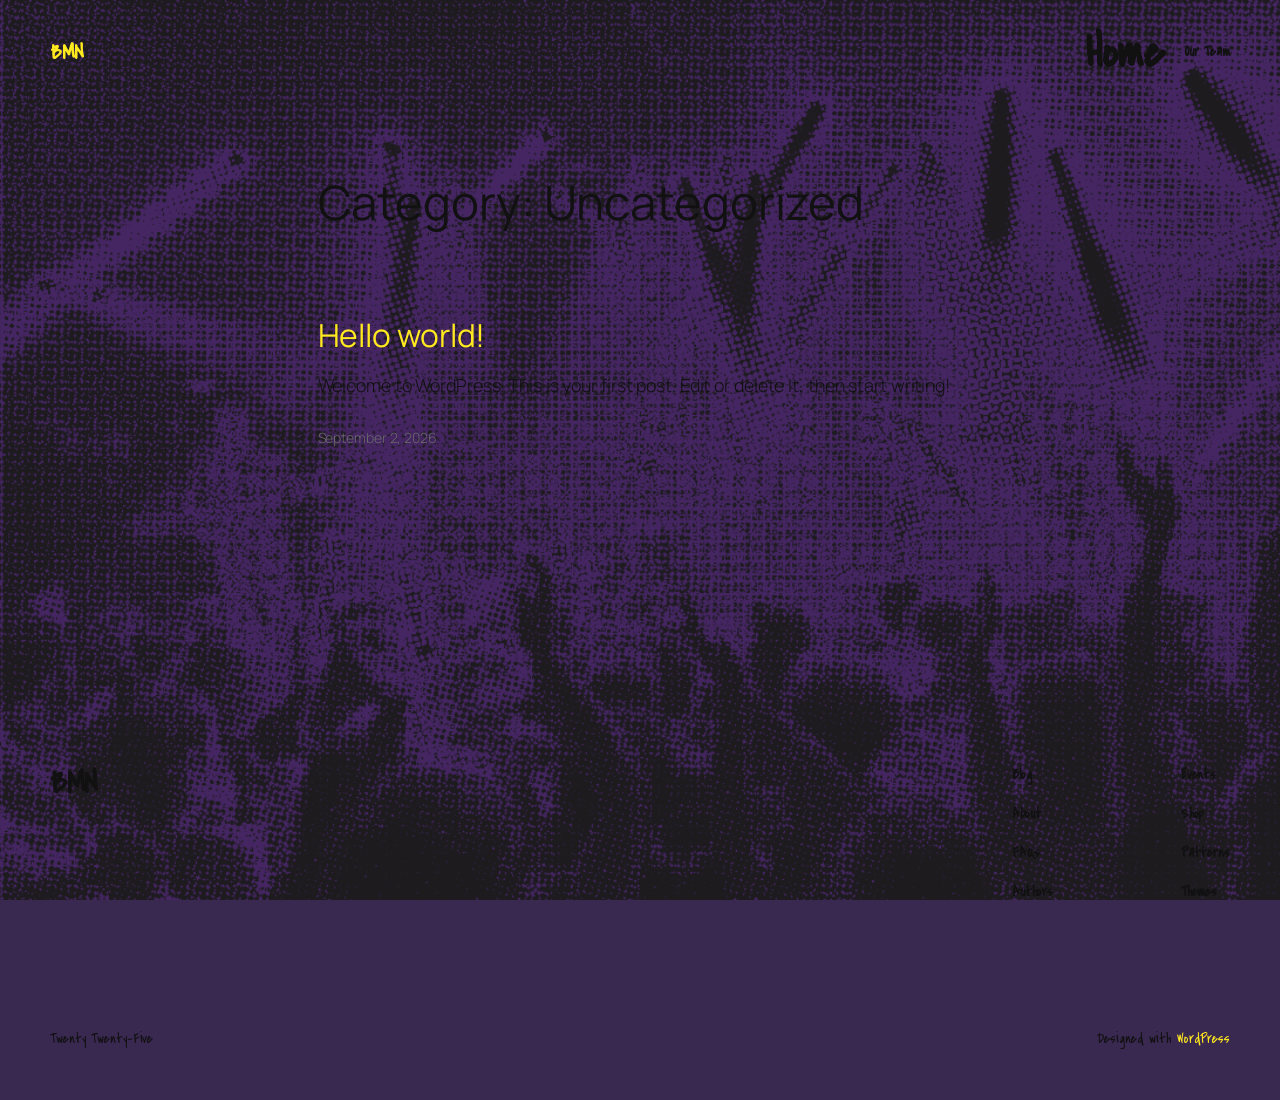
<file: category/uncategorized/index.html>
<!DOCTYPE html>
<html lang="en-US">
<head><meta charset="UTF-8">
	
	<meta name="viewport" content="width=device-width, initial-scale=1">
<meta name="robots" content="max-image-preview:large">
<title>Uncategorized – BMN</title>
<link rel="alternate" type="application/rss+xml" title="BMN » Feed" href="/feed/">
<link rel="alternate" type="application/rss+xml" title="BMN » Comments Feed" href="/comments/feed/">
<link rel="alternate" type="application/rss+xml" title="BMN » Uncategorized Category Feed" href="/category/uncategorized/feed/">
<style id="wp-img-auto-sizes-contain-inline-css">
img:is([sizes=auto i],[sizes^="auto," i]){contain-intrinsic-size:3000px 1500px}
/*# sourceURL=wp-img-auto-sizes-contain-inline-css */
</style>
<style id="wp-block-site-title-inline-css">
.wp-block-site-title{box-sizing:border-box}.wp-block-site-title :where(a){color:inherit;font-family:inherit;font-size:inherit;font-style:inherit;font-weight:inherit;letter-spacing:inherit;line-height:inherit;text-decoration:inherit}
/*# sourceURL=/wp-includes/blocks/site-title/style.min.css */
</style>
<style id="wp-block-navigation-link-inline-css">
.wp-block-navigation .wp-block-navigation-item__label{overflow-wrap:break-word}.wp-block-navigation .wp-block-navigation-item__description{display:none}.link-ui-tools{outline:1px solid #f0f0f0;padding:8px}.link-ui-block-inserter{padding-top:8px}.link-ui-block-inserter__back{margin-left:8px;text-transform:uppercase}
/*# sourceURL=/wp-includes/blocks/navigation-link/style.min.css */
</style>
<style id="wp-block-navigation-inline-css">
.wp-block-navigation{position:relative}.wp-block-navigation ul{margin-bottom:0;margin-left:0;margin-top:0;padding-left:0}.wp-block-navigation ul,.wp-block-navigation ul li{list-style:none}.wp-block-navigation .wp-block-navigation-item{align-items:center;background-color:inherit;display:flex;position:relative}.wp-block-navigation .wp-block-navigation-item .wp-block-navigation__submenu-container:empty{display:none}.wp-block-navigation .wp-block-navigation-item__content{display:block;z-index:1}.wp-block-navigation .wp-block-navigation-item__content.wp-block-navigation-item__content{color:inherit}.wp-block-navigation.has-text-decoration-underline .wp-block-navigation-item__content,.wp-block-navigation.has-text-decoration-underline .wp-block-navigation-item__content:active,.wp-block-navigation.has-text-decoration-underline .wp-block-navigation-item__content:focus{text-decoration:underline}.wp-block-navigation.has-text-decoration-line-through .wp-block-navigation-item__content,.wp-block-navigation.has-text-decoration-line-through .wp-block-navigation-item__content:active,.wp-block-navigation.has-text-decoration-line-through .wp-block-navigation-item__content:focus{text-decoration:line-through}.wp-block-navigation :where(a),.wp-block-navigation :where(a:active),.wp-block-navigation :where(a:focus){text-decoration:none}.wp-block-navigation .wp-block-navigation__submenu-icon{align-self:center;background-color:inherit;border:none;color:currentColor;display:inline-block;font-size:inherit;height:.6em;line-height:0;margin-left:.25em;padding:0;width:.6em}.wp-block-navigation .wp-block-navigation__submenu-icon svg{stroke:currentColor;display:inline-block;height:inherit;margin-top:.075em;width:inherit}.wp-block-navigation{--navigation-layout-justification-setting:flex-start;--navigation-layout-direction:row;--navigation-layout-wrap:wrap;--navigation-layout-justify:flex-start;--navigation-layout-align:center}.wp-block-navigation.is-vertical{--navigation-layout-direction:column;--navigation-layout-justify:initial;--navigation-layout-align:flex-start}.wp-block-navigation.no-wrap{--navigation-layout-wrap:nowrap}.wp-block-navigation.items-justified-center{--navigation-layout-justification-setting:center;--navigation-layout-justify:center}.wp-block-navigation.items-justified-center.is-vertical{--navigation-layout-align:center}.wp-block-navigation.items-justified-right{--navigation-layout-justification-setting:flex-end;--navigation-layout-justify:flex-end}.wp-block-navigation.items-justified-right.is-vertical{--navigation-layout-align:flex-end}.wp-block-navigation.items-justified-space-between{--navigation-layout-justification-setting:space-between;--navigation-layout-justify:space-between}:where(.wp-block-navigation) ul li{padding:0}.wp-block-navigation .has-child .wp-block-navigation__submenu-container{align-items:normal;background-color:inherit;color:inherit;display:flex;flex-direction:column;opacity:0;position:absolute;z-index:2}@media not (prefers-reduced-motion){.wp-block-navigation .has-child .wp-block-navigation__submenu-container{transition:opacity .1s linear}}.wp-block-navigation .has-child .wp-block-navigation__submenu-container{height:0;overflow:hidden;visibility:hidden;width:0}.wp-block-navigation .has-child .wp-block-navigation__submenu-container>.wp-block-navigation-item>.wp-block-navigation-item__content{display:flex;flex-grow:1;padding:.5em 1em}.wp-block-navigation .has-child .wp-block-navigation__submenu-container>.wp-block-navigation-item>.wp-block-navigation-item__content .wp-block-navigation__submenu-icon{margin-left:auto;margin-right:0}.wp-block-navigation .has-child .wp-block-navigation__submenu-container .wp-block-navigation-item__content{margin:0}.wp-block-navigation .has-child .wp-block-navigation__submenu-container{left:-1px;top:100%}@media (min-width:782px){.wp-block-navigation .has-child .wp-block-navigation__submenu-container .wp-block-navigation__submenu-container{left:100%;top:-1px}.wp-block-navigation .has-child .wp-block-navigation__submenu-container .wp-block-navigation__submenu-container:before{background:transparent;content:"";display:block;height:100%;position:absolute;right:100%;width:.5em}.wp-block-navigation .has-child .wp-block-navigation__submenu-container .wp-block-navigation__submenu-icon{margin-right:.25em}.wp-block-navigation .has-child .wp-block-navigation__submenu-container .wp-block-navigation__submenu-icon svg{transform:rotate(-90deg)}}@media (hover:hover){.wp-block-navigation .has-child:not(.open-on-click):hover>.wp-block-navigation__submenu-container{height:auto;min-width:200px;opacity:1;overflow:visible;visibility:visible;width:auto}}.wp-block-navigation .has-child .wp-block-navigation-submenu__toggle[aria-expanded=true]~.wp-block-navigation__submenu-container,.wp-block-navigation .has-child:not(.open-on-click):not(.open-on-hover-click):focus-within>.wp-block-navigation__submenu-container{height:auto;min-width:200px;opacity:1;overflow:visible;visibility:visible;width:auto}.wp-block-navigation .has-child.open-always{align-items:var(--navigation-layout-align,initial);flex-direction:var(--navigation-layout-direction,initial);flex-wrap:var(--navigation-layout-wrap,wrap);gap:var(--wp--style--block-gap,2em)}.wp-block-navigation .has-child.open-always,.wp-block-navigation .has-child.open-always .wp-block-navigation-item{justify-content:var(--navigation-layout-justify,initial)}.wp-block-navigation .has-child.open-always .wp-block-navigation__submenu-container,.wp-block-navigation .has-child.open-always.wp-block-navigation-submenu{gap:var(--wp--style--block-gap,2em)}.wp-block-navigation .has-child.open-always .wp-block-navigation-item,.wp-block-navigation .has-child.open-always .wp-block-navigation__submenu-container,.wp-block-navigation .has-child.open-always.wp-block-navigation-submenu{padding-bottom:0;padding-top:0}.wp-block-navigation .has-child.open-always .wp-block-navigation__submenu-container{padding-left:var(--wp--style--block-gap,2em);padding-right:var(--wp--style--block-gap,2em)}.wp-block-navigation .has-child.open-always .wp-block-navigation__submenu-container .wp-block-navigation-item__content{padding:0}.wp-block-navigation .has-child.open-always .wp-block-navigation__submenu-container>.wp-block-navigation-item>.wp-block-navigation-item__content,.wp-block-navigation .has-child.open-always>.wp-block-navigation-item__content{flex-grow:0}.wp-block-navigation .has-child.open-always>.wp-block-navigation__submenu-container{background-color:transparent;border:none;color:inherit;flex-basis:100%;height:auto;opacity:1;overflow:visible;position:static;visibility:visible;width:auto}.wp-block-navigation.has-background .has-child .wp-block-navigation__submenu-container{left:0;top:100%}@media (min-width:782px){.wp-block-navigation.has-background .has-child .wp-block-navigation__submenu-container .wp-block-navigation__submenu-container{left:100%;top:0}}.wp-block-navigation-submenu{display:flex;position:relative}.wp-block-navigation-submenu .wp-block-navigation__submenu-icon svg{stroke:currentColor}button.wp-block-navigation-item__content{background-color:transparent;border:none;color:currentColor;font-family:inherit;font-size:inherit;font-style:inherit;font-weight:inherit;letter-spacing:inherit;line-height:inherit;text-align:left;text-transform:inherit}.wp-block-navigation-submenu__toggle{cursor:pointer}.wp-block-navigation-submenu__toggle[aria-expanded=true]+.wp-block-navigation__submenu-icon>svg,.wp-block-navigation-submenu__toggle[aria-expanded=true]>svg{transform:rotate(180deg)}.wp-block-navigation-item.open-on-click .wp-block-navigation-submenu__toggle{padding-left:0;padding-right:.85em}.wp-block-navigation-item.open-on-click .wp-block-navigation-submenu__toggle+.wp-block-navigation__submenu-icon{margin-left:-.6em;pointer-events:none}.wp-block-navigation-item.open-on-click button.wp-block-navigation-item__content:not(.wp-block-navigation-submenu__toggle){padding:0}.wp-block-navigation .wp-block-page-list,.wp-block-navigation__container,.wp-block-navigation__responsive-close,.wp-block-navigation__responsive-container,.wp-block-navigation__responsive-container-content,.wp-block-navigation__responsive-dialog{gap:inherit}:where(.wp-block-navigation.has-background .wp-block-navigation-item a:not(.wp-element-button)),:where(.wp-block-navigation.has-background .wp-block-navigation-submenu a:not(.wp-element-button)){padding:.5em 1em}:where(.wp-block-navigation .wp-block-navigation__submenu-container .wp-block-navigation-item a:not(.wp-element-button)),:where(.wp-block-navigation .wp-block-navigation__submenu-container .wp-block-navigation-submenu a:not(.wp-element-button)),:where(.wp-block-navigation .wp-block-navigation__submenu-container .wp-block-navigation-submenu button.wp-block-navigation-item__content),:where(.wp-block-navigation .wp-block-navigation__submenu-container .wp-block-pages-list__item button.wp-block-navigation-item__content){padding:.5em 1em}.wp-block-navigation.items-justified-right .wp-block-navigation__container .has-child .wp-block-navigation__submenu-container,.wp-block-navigation.items-justified-right .wp-block-page-list>.has-child .wp-block-navigation__submenu-container,.wp-block-navigation.items-justified-space-between .wp-block-page-list>.has-child:last-child .wp-block-navigation__submenu-container,.wp-block-navigation.items-justified-space-between>.wp-block-navigation__container>.has-child:last-child .wp-block-navigation__submenu-container{left:auto;right:0}.wp-block-navigation.items-justified-right .wp-block-navigation__container .has-child .wp-block-navigation__submenu-container .wp-block-navigation__submenu-container,.wp-block-navigation.items-justified-right .wp-block-page-list>.has-child .wp-block-navigation__submenu-container .wp-block-navigation__submenu-container,.wp-block-navigation.items-justified-space-between .wp-block-page-list>.has-child:last-child .wp-block-navigation__submenu-container .wp-block-navigation__submenu-container,.wp-block-navigation.items-justified-space-between>.wp-block-navigation__container>.has-child:last-child .wp-block-navigation__submenu-container .wp-block-navigation__submenu-container{left:-1px;right:-1px}@media (min-width:782px){.wp-block-navigation.items-justified-right .wp-block-navigation__container .has-child .wp-block-navigation__submenu-container .wp-block-navigation__submenu-container,.wp-block-navigation.items-justified-right .wp-block-page-list>.has-child .wp-block-navigation__submenu-container .wp-block-navigation__submenu-container,.wp-block-navigation.items-justified-space-between .wp-block-page-list>.has-child:last-child .wp-block-navigation__submenu-container .wp-block-navigation__submenu-container,.wp-block-navigation.items-justified-space-between>.wp-block-navigation__container>.has-child:last-child .wp-block-navigation__submenu-container .wp-block-navigation__submenu-container{left:auto;right:100%}}.wp-block-navigation:not(.has-background) .wp-block-navigation__submenu-container{background-color:#fff;border:1px solid rgba(0,0,0,.15)}.wp-block-navigation.has-background .wp-block-navigation__submenu-container{background-color:inherit}.wp-block-navigation:not(.has-text-color) .wp-block-navigation__submenu-container{color:#000}.wp-block-navigation__container{align-items:var(--navigation-layout-align,initial);display:flex;flex-direction:var(--navigation-layout-direction,initial);flex-wrap:var(--navigation-layout-wrap,wrap);justify-content:var(--navigation-layout-justify,initial);list-style:none;margin:0;padding-left:0}.wp-block-navigation__container .is-responsive{display:none}.wp-block-navigation__container:only-child,.wp-block-page-list:only-child{flex-grow:1}@keyframes overlay-menu__fade-in-animation{0%{opacity:0;transform:translateY(.5em)}to{opacity:1;transform:translateY(0)}}.wp-block-navigation__responsive-container{bottom:0;display:none;left:0;position:fixed;right:0;top:0}.wp-block-navigation__responsive-container :where(.wp-block-navigation-item a){color:inherit}.wp-block-navigation__responsive-container .wp-block-navigation__responsive-container-content{align-items:var(--navigation-layout-align,initial);display:flex;flex-direction:var(--navigation-layout-direction,initial);flex-wrap:var(--navigation-layout-wrap,wrap);justify-content:var(--navigation-layout-justify,initial)}.wp-block-navigation__responsive-container:not(.is-menu-open.is-menu-open){background-color:inherit!important;color:inherit!important}.wp-block-navigation__responsive-container.is-menu-open{background-color:inherit;display:flex;flex-direction:column}@media not (prefers-reduced-motion){.wp-block-navigation__responsive-container.is-menu-open{animation:overlay-menu__fade-in-animation .1s ease-out;animation-fill-mode:forwards}}.wp-block-navigation__responsive-container.is-menu-open:not(.disable-default-overlay){padding:clamp(1rem,var(--wp--style--root--padding-top),20rem) clamp(1rem,var(--wp--style--root--padding-right),20rem) clamp(1rem,var(--wp--style--root--padding-bottom),20rem) clamp(1rem,var(--wp--style--root--padding-left),20rem)}.wp-block-navigation__responsive-container.is-menu-open{overflow:auto;z-index:100000}.wp-block-navigation__responsive-container.is-menu-open:not(.disable-default-overlay) .wp-block-navigation__responsive-container-content{padding-top:calc(2rem + 24px)}.wp-block-navigation__responsive-container.is-menu-open:where(:not(.disable-default-overlay)) .wp-block-navigation__responsive-container-content{align-items:var(--navigation-layout-justification-setting,inherit);display:flex;flex-direction:column;flex-wrap:nowrap;overflow:visible}.wp-block-navigation__responsive-container.is-menu-open:where(:not(.disable-default-overlay)) .wp-block-navigation__responsive-container-content,.wp-block-navigation__responsive-container.is-menu-open:where(:not(.disable-default-overlay)) .wp-block-navigation__responsive-container-content .wp-block-navigation__container,.wp-block-navigation__responsive-container.is-menu-open:where(:not(.disable-default-overlay)) .wp-block-navigation__responsive-container-content .wp-block-page-list{justify-content:flex-start}.wp-block-navigation__responsive-container.is-menu-open:where(:not(.disable-default-overlay)) .wp-block-navigation__responsive-container-content .wp-block-navigation__submenu-icon{display:none}.wp-block-navigation__responsive-container.is-menu-open:where(:not(.disable-default-overlay)) .wp-block-navigation__responsive-container-content .has-child .wp-block-navigation__submenu-container{border:none;height:auto;min-width:200px;opacity:1;overflow:initial;padding-left:2rem;padding-right:2rem;position:static;visibility:visible;width:auto}.wp-block-navigation__responsive-container.is-menu-open:where(:not(.disable-default-overlay)) .wp-block-navigation__responsive-container-content .wp-block-navigation__container,.wp-block-navigation__responsive-container.is-menu-open:where(:not(.disable-default-overlay)) .wp-block-navigation__responsive-container-content .wp-block-navigation__submenu-container{gap:inherit}.wp-block-navigation__responsive-container.is-menu-open:where(:not(.disable-default-overlay)) .wp-block-navigation__responsive-container-content .wp-block-navigation__submenu-container{padding-top:var(--wp--style--block-gap,2em)}.wp-block-navigation__responsive-container.is-menu-open:where(:not(.disable-default-overlay)) .wp-block-navigation__responsive-container-content .wp-block-navigation-item__content{padding:0}.wp-block-navigation__responsive-container.is-menu-open:where(:not(.disable-default-overlay)) .wp-block-navigation__responsive-container-content .wp-block-navigation-item,.wp-block-navigation__responsive-container.is-menu-open:where(:not(.disable-default-overlay)) .wp-block-navigation__responsive-container-content .wp-block-navigation__container,.wp-block-navigation__responsive-container.is-menu-open:where(:not(.disable-default-overlay)) .wp-block-navigation__responsive-container-content .wp-block-page-list{align-items:var(--navigation-layout-justification-setting,initial);display:flex;flex-direction:column}.wp-block-navigation__responsive-container.is-menu-open:where(:not(.disable-default-overlay)) .wp-block-navigation-item,.wp-block-navigation__responsive-container.is-menu-open:where(:not(.disable-default-overlay)) .wp-block-navigation-item .wp-block-navigation__submenu-container,.wp-block-navigation__responsive-container.is-menu-open:where(:not(.disable-default-overlay)) .wp-block-navigation__container,.wp-block-navigation__responsive-container.is-menu-open:where(:not(.disable-default-overlay)) .wp-block-page-list{background:transparent!important;color:inherit!important}.wp-block-navigation__responsive-container.is-menu-open:where(:not(.disable-default-overlay)) .wp-block-navigation__submenu-container.wp-block-navigation__submenu-container.wp-block-navigation__submenu-container.wp-block-navigation__submenu-container{left:auto;right:auto}.wp-block-navigation__responsive-container.disable-default-overlay .wp-block-navigation__overlay-container{display:none;width:100%}.wp-block-navigation__responsive-container.disable-default-overlay .wp-block-navigation__responsive-close{max-width:none}.wp-block-navigation__responsive-container.disable-default-overlay.is-menu-open .wp-block-navigation__responsive-container-content>:not(.wp-block-navigation__overlay-container){display:none}.wp-block-navigation__responsive-container.disable-default-overlay.is-menu-open .wp-block-navigation__responsive-container-content .wp-block-navigation__overlay-container{display:block}.wp-block-navigation__responsive-container.disable-default-overlay.is-menu-open .wp-block-navigation__responsive-container-content .wp-block-navigation__overlay-container .wp-block-navigation__submenu-container{left:0;right:auto}@media (min-width:600px){.wp-block-navigation__responsive-container:not(.hidden-by-default):not(.is-menu-open){background-color:inherit;display:block;position:relative;width:100%;z-index:auto}.wp-block-navigation__responsive-container:not(.hidden-by-default):not(.is-menu-open) .wp-block-navigation__responsive-container-close{display:none}.wp-block-navigation__responsive-container.is-menu-open .wp-block-navigation__submenu-container.wp-block-navigation__submenu-container.wp-block-navigation__submenu-container.wp-block-navigation__submenu-container{left:0}}.wp-block-navigation:not(.has-background) .wp-block-navigation__responsive-container.is-menu-open:not(.disable-default-overlay){background-color:#fff}.wp-block-navigation:not(.has-text-color) .wp-block-navigation__responsive-container.is-menu-open:not(.disable-default-overlay){color:#000}.wp-block-navigation__toggle_button_label{font-size:1rem;font-weight:700}.wp-block-navigation__responsive-container-close,.wp-block-navigation__responsive-container-open{background:transparent;border:none;color:currentColor;cursor:pointer;margin:0;padding:0;text-transform:inherit;vertical-align:middle}.wp-block-navigation__responsive-container-close svg,.wp-block-navigation__responsive-container-open svg{fill:currentColor;display:block;height:24px;pointer-events:none;width:24px}.wp-block-navigation__responsive-container-open{display:flex}.wp-block-navigation__responsive-container-open.wp-block-navigation__responsive-container-open.wp-block-navigation__responsive-container-open{font-family:inherit;font-size:inherit;font-weight:inherit}@media (min-width:600px){.wp-block-navigation__responsive-container-open:not(.always-shown){display:none}}.wp-block-navigation__responsive-container-close{position:absolute;right:0;top:0;z-index:2}.wp-block-navigation__responsive-container-close.wp-block-navigation__responsive-container-close.wp-block-navigation__responsive-container-close{font-family:inherit;font-size:inherit;font-weight:inherit}.disable-default-overlay .wp-block-navigation__responsive-container-close{right:clamp(1rem,var(--wp--style--root--padding-left),20rem);top:clamp(1rem,var(--wp--style--root--padding-left),20rem)}.wp-block-navigation__responsive-close{width:100%}.has-modal-open .wp-block-navigation__responsive-close{margin-left:auto;margin-right:auto;max-width:var(--wp--style--global--wide-size,100%)}.wp-block-navigation__responsive-close:focus{outline:none}.is-menu-open .wp-block-navigation__responsive-close,.is-menu-open .wp-block-navigation__responsive-container-content,.is-menu-open .wp-block-navigation__responsive-dialog{box-sizing:border-box}.wp-block-navigation__responsive-dialog{position:relative}.has-modal-open .admin-bar .is-menu-open:where(:not(.disable-default-overlay)) .wp-block-navigation__responsive-dialog{margin-top:46px}@media (min-width:782px){.has-modal-open .admin-bar .is-menu-open:where(:not(.disable-default-overlay)) .wp-block-navigation__responsive-dialog{margin-top:32px}}html.has-modal-open{overflow:hidden}
/*# sourceURL=/wp-includes/blocks/navigation/style.min.css */
</style>
<style id="wp-block-group-inline-css">
.wp-block-group{box-sizing:border-box}:where(.wp-block-group.wp-block-group-is-layout-constrained){position:relative}
/*# sourceURL=/wp-includes/blocks/group/style.min.css */
</style>
<style id="wp-block-query-title-inline-css">
.wp-block-query-title{box-sizing:border-box}
/*# sourceURL=/wp-includes/blocks/query-title/style.min.css */
</style>
<style id="wp-block-post-title-inline-css">
.wp-block-post-title{box-sizing:border-box;word-break:break-word}.wp-block-post-title :where(a){display:inline-block;font-family:inherit;font-size:inherit;font-style:inherit;font-weight:inherit;letter-spacing:inherit;line-height:inherit;text-decoration:inherit}
/*# sourceURL=/wp-includes/blocks/post-title/style.min.css */
</style>
<style id="wp-block-paragraph-inline-css">
.is-small-text{font-size:.875em}.is-regular-text{font-size:1em}.is-large-text{font-size:2.25em}.is-larger-text{font-size:3em}.has-drop-cap:not(:focus):first-letter{float:left;font-size:8.4em;font-style:normal;font-weight:100;line-height:.68;margin:.05em .1em 0 0;text-transform:uppercase}body.rtl .has-drop-cap:not(:focus):first-letter{float:none;margin-left:.1em}p.has-drop-cap.has-background{overflow:hidden}:root :where(p.has-background){padding:1.25em 2.375em}:where(p.has-text-color:not(.has-link-color)) a{color:inherit}p.has-text-align-left[style*="writing-mode:vertical-lr"],p.has-text-align-right[style*="writing-mode:vertical-rl"]{rotate:180deg}
/*# sourceURL=/wp-includes/blocks/paragraph/style.min.css */
</style>
<style id="wp-block-post-content-inline-css">
.wp-block-post-content{display:flow-root}
/*# sourceURL=/wp-includes/blocks/post-content/style.min.css */
</style>
<style id="wp-block-post-date-inline-css">
.wp-block-post-date{box-sizing:border-box}
/*# sourceURL=/wp-includes/blocks/post-date/style.min.css */
</style>
<style id="wp-block-post-template-inline-css">
.wp-block-post-template{box-sizing:border-box;list-style:none;margin-bottom:0;margin-top:0;max-width:100%;padding:0}.wp-block-post-template.is-flex-container{display:flex;flex-direction:row;flex-wrap:wrap;gap:1.25em}.wp-block-post-template.is-flex-container>li{margin:0;width:100%}@media (min-width:600px){.wp-block-post-template.is-flex-container.is-flex-container.columns-2>li{width:calc(50% - .625em)}.wp-block-post-template.is-flex-container.is-flex-container.columns-3>li{width:calc(33.33333% - .83333em)}.wp-block-post-template.is-flex-container.is-flex-container.columns-4>li{width:calc(25% - .9375em)}.wp-block-post-template.is-flex-container.is-flex-container.columns-5>li{width:calc(20% - 1em)}.wp-block-post-template.is-flex-container.is-flex-container.columns-6>li{width:calc(16.66667% - 1.04167em)}}@media (max-width:600px){.wp-block-post-template-is-layout-grid[class*=columns-]:not(.has-native-responsive-grid){grid-template-columns:1fr}}.wp-block-post-template-is-layout-constrained>li>.alignright,.wp-block-post-template-is-layout-flow>li>.alignright{float:right;margin-inline-end:0;margin-inline-start:2em}.wp-block-post-template-is-layout-constrained>li>.alignleft,.wp-block-post-template-is-layout-flow>li>.alignleft{float:left;margin-inline-end:2em;margin-inline-start:0}.wp-block-post-template-is-layout-constrained>li>.aligncenter,.wp-block-post-template-is-layout-flow>li>.aligncenter{margin-inline-end:auto;margin-inline-start:auto}
/*# sourceURL=/wp-includes/blocks/post-template/style.min.css */
</style>
<style id="wp-block-spacer-inline-css">
.wp-block-spacer{clear:both}
/*# sourceURL=/wp-includes/blocks/spacer/style.min.css */
</style>
<style id="wp-block-columns-inline-css">
.wp-block-columns{box-sizing:border-box;display:flex;flex-wrap:wrap!important}@media (min-width:782px){.wp-block-columns{flex-wrap:nowrap!important}}.wp-block-columns{align-items:normal!important}.wp-block-columns.are-vertically-aligned-top{align-items:flex-start}.wp-block-columns.are-vertically-aligned-center{align-items:center}.wp-block-columns.are-vertically-aligned-bottom{align-items:flex-end}@media (max-width:781px){.wp-block-columns:not(.is-not-stacked-on-mobile)>.wp-block-column{flex-basis:100%!important}}@media (min-width:782px){.wp-block-columns:not(.is-not-stacked-on-mobile)>.wp-block-column{flex-basis:0;flex-grow:1}.wp-block-columns:not(.is-not-stacked-on-mobile)>.wp-block-column[style*=flex-basis]{flex-grow:0}}.wp-block-columns.is-not-stacked-on-mobile{flex-wrap:nowrap!important}.wp-block-columns.is-not-stacked-on-mobile>.wp-block-column{flex-basis:0;flex-grow:1}.wp-block-columns.is-not-stacked-on-mobile>.wp-block-column[style*=flex-basis]{flex-grow:0}:where(.wp-block-columns){margin-bottom:1.75em}:where(.wp-block-columns.has-background){padding:1.25em 2.375em}.wp-block-column{flex-grow:1;min-width:0;overflow-wrap:break-word;word-break:break-word}.wp-block-column.is-vertically-aligned-top{align-self:flex-start}.wp-block-column.is-vertically-aligned-center{align-self:center}.wp-block-column.is-vertically-aligned-bottom{align-self:flex-end}.wp-block-column.is-vertically-aligned-stretch{align-self:stretch}.wp-block-column.is-vertically-aligned-bottom,.wp-block-column.is-vertically-aligned-center,.wp-block-column.is-vertically-aligned-top{width:100%}
/*# sourceURL=/wp-includes/blocks/columns/style.min.css */
</style>
<style id="wp-emoji-styles-inline-css">

	img.wp-smiley, img.emoji {
		display: inline !important;
		border: none !important;
		box-shadow: none !important;
		height: 1em !important;
		width: 1em !important;
		margin: 0 0.07em !important;
		vertical-align: -0.1em !important;
		background: none !important;
		padding: 0 !important;
	}
/*# sourceURL=wp-emoji-styles-inline-css */
</style>
<style id="wp-block-library-inline-css">
:root{--wp-block-synced-color:#7a00df;--wp-block-synced-color--rgb:122,0,223;--wp-bound-block-color:var(--wp-block-synced-color);--wp-editor-canvas-background:#ddd;--wp-admin-theme-color:#007cba;--wp-admin-theme-color--rgb:0,124,186;--wp-admin-theme-color-darker-10:#006ba1;--wp-admin-theme-color-darker-10--rgb:0,107,160.5;--wp-admin-theme-color-darker-20:#005a87;--wp-admin-theme-color-darker-20--rgb:0,90,135;--wp-admin-border-width-focus:2px}@media (min-resolution:192dpi){:root{--wp-admin-border-width-focus:1.5px}}.wp-element-button{cursor:pointer}:root .has-very-light-gray-background-color{background-color:#eee}:root .has-very-dark-gray-background-color{background-color:#313131}:root .has-very-light-gray-color{color:#eee}:root .has-very-dark-gray-color{color:#313131}:root .has-vivid-green-cyan-to-vivid-cyan-blue-gradient-background{background:linear-gradient(135deg,#00d084,#0693e3)}:root .has-purple-crush-gradient-background{background:linear-gradient(135deg,#34e2e4,#4721fb 50%,#ab1dfe)}:root .has-hazy-dawn-gradient-background{background:linear-gradient(135deg,#faaca8,#dad0ec)}:root .has-subdued-olive-gradient-background{background:linear-gradient(135deg,#fafae1,#67a671)}:root .has-atomic-cream-gradient-background{background:linear-gradient(135deg,#fdd79a,#004a59)}:root .has-nightshade-gradient-background{background:linear-gradient(135deg,#330968,#31cdcf)}:root .has-midnight-gradient-background{background:linear-gradient(135deg,#020381,#2874fc)}:root{--wp--preset--font-size--normal:16px;--wp--preset--font-size--huge:42px}.has-regular-font-size{font-size:1em}.has-larger-font-size{font-size:2.625em}.has-normal-font-size{font-size:var(--wp--preset--font-size--normal)}.has-huge-font-size{font-size:var(--wp--preset--font-size--huge)}:root .has-text-align-center{text-align:center}:root .has-text-align-left{text-align:left}:root .has-text-align-right{text-align:right}.has-fit-text{white-space:nowrap!important}#end-resizable-editor-section{display:none}.aligncenter{clear:both}.items-justified-left{justify-content:flex-start}.items-justified-center{justify-content:center}.items-justified-right{justify-content:flex-end}.items-justified-space-between{justify-content:space-between}.screen-reader-text{word-wrap:normal!important;border:0;clip-path:inset(50%);height:1px;margin:-1px;overflow:hidden;padding:0;position:absolute;width:1px;word-break:normal!important}.screen-reader-text:focus{background-color:#ddd;clip-path:none;color:#444;display:block;font-size:1em;height:auto;left:5px;line-height:normal;padding:15px 23px 14px;text-decoration:none;top:5px;width:auto;z-index:100000}html :where(.has-border-color){border-style:solid}html :where([style^=border-color],[style*=";border-color"],[style*="; border-color"]){border-style:solid}html :where([style^=border-top-color],[style*=";border-top-color"],[style*="; border-top-color"]){border-top-style:solid}html :where([style^=border-right-color],[style*=";border-right-color"],[style*="; border-right-color"]){border-right-style:solid}html :where([style^=border-bottom-color],[style*=";border-bottom-color"],[style*="; border-bottom-color"]){border-bottom-style:solid}html :where([style^=border-left-color],[style*=";border-left-color"],[style*="; border-left-color"]){border-left-style:solid}html :where([style^=border-width],[style*=";border-width"],[style*="; border-width"]){border-style:solid}html :where([style^=border-top-width],[style*=";border-top-width"],[style*="; border-top-width"]){border-top-style:solid}html :where([style^=border-right-width],[style*=";border-right-width"],[style*="; border-right-width"]){border-right-style:solid}html :where([style^=border-bottom-width],[style*=";border-bottom-width"],[style*="; border-bottom-width"]){border-bottom-style:solid}html :where([style^=border-left-width],[style*=";border-left-width"],[style*="; border-left-width"]){border-left-style:solid}html :where(img[class*=wp-image-]){height:auto;max-width:100%}:where(figure){margin:0 0 1em}html :where(.is-position-sticky){--wp-admin--admin-bar--position-offset:var(--wp-admin--admin-bar--height,0px)}@media screen and (max-width:600px){html :where(.is-position-sticky){--wp-admin--admin-bar--position-offset:0px}}
/*# sourceURL=/wp-includes/css/dist/block-library/common.min.css */
</style>
<style id="global-styles-inline-css">
:root{--wp--preset--aspect-ratio--square: 1;--wp--preset--aspect-ratio--4-3: 4/3;--wp--preset--aspect-ratio--3-4: 3/4;--wp--preset--aspect-ratio--3-2: 3/2;--wp--preset--aspect-ratio--2-3: 2/3;--wp--preset--aspect-ratio--16-9: 16/9;--wp--preset--aspect-ratio--9-16: 9/16;--wp--preset--color--black: #000000;--wp--preset--color--cyan-bluish-gray: #abb8c3;--wp--preset--color--white: #ffffff;--wp--preset--color--pale-pink: #f78da7;--wp--preset--color--vivid-red: #cf2e2e;--wp--preset--color--luminous-vivid-orange: #ff6900;--wp--preset--color--luminous-vivid-amber: #fcb900;--wp--preset--color--light-green-cyan: #7bdcb5;--wp--preset--color--vivid-green-cyan: #00d084;--wp--preset--color--pale-cyan-blue: #8ed1fc;--wp--preset--color--vivid-cyan-blue: #0693e3;--wp--preset--color--vivid-purple: #9b51e0;--wp--preset--color--base: #FFFFFF;--wp--preset--color--contrast: #111111;--wp--preset--color--accent-1: #FFEE58;--wp--preset--color--accent-2: #F6CFF4;--wp--preset--color--accent-3: #503AA8;--wp--preset--color--accent-4: #686868;--wp--preset--color--accent-5: #FBFAF3;--wp--preset--color--accent-6: color-mix(in srgb, currentColor 20%, transparent);--wp--preset--gradient--vivid-cyan-blue-to-vivid-purple: linear-gradient(135deg,rgb(6,147,227) 0%,rgb(155,81,224) 100%);--wp--preset--gradient--light-green-cyan-to-vivid-green-cyan: linear-gradient(135deg,rgb(122,220,180) 0%,rgb(0,208,130) 100%);--wp--preset--gradient--luminous-vivid-amber-to-luminous-vivid-orange: linear-gradient(135deg,rgb(252,185,0) 0%,rgb(255,105,0) 100%);--wp--preset--gradient--luminous-vivid-orange-to-vivid-red: linear-gradient(135deg,rgb(255,105,0) 0%,rgb(207,46,46) 100%);--wp--preset--gradient--very-light-gray-to-cyan-bluish-gray: linear-gradient(135deg,rgb(238,238,238) 0%,rgb(169,184,195) 100%);--wp--preset--gradient--cool-to-warm-spectrum: linear-gradient(135deg,rgb(74,234,220) 0%,rgb(151,120,209) 20%,rgb(207,42,186) 40%,rgb(238,44,130) 60%,rgb(251,105,98) 80%,rgb(254,248,76) 100%);--wp--preset--gradient--blush-light-purple: linear-gradient(135deg,rgb(255,206,236) 0%,rgb(152,150,240) 100%);--wp--preset--gradient--blush-bordeaux: linear-gradient(135deg,rgb(254,205,165) 0%,rgb(254,45,45) 50%,rgb(107,0,62) 100%);--wp--preset--gradient--luminous-dusk: linear-gradient(135deg,rgb(255,203,112) 0%,rgb(199,81,192) 50%,rgb(65,88,208) 100%);--wp--preset--gradient--pale-ocean: linear-gradient(135deg,rgb(255,245,203) 0%,rgb(182,227,212) 50%,rgb(51,167,181) 100%);--wp--preset--gradient--electric-grass: linear-gradient(135deg,rgb(202,248,128) 0%,rgb(113,206,126) 100%);--wp--preset--gradient--midnight: linear-gradient(135deg,rgb(2,3,129) 0%,rgb(40,116,252) 100%);--wp--preset--font-size--small: 0.875rem;--wp--preset--font-size--medium: clamp(1rem, 1rem + ((1vw - 0.2rem) * 0.196), 1.125rem);--wp--preset--font-size--large: clamp(1.125rem, 1.125rem + ((1vw - 0.2rem) * 0.392), 1.375rem);--wp--preset--font-size--x-large: clamp(1.75rem, 1.75rem + ((1vw - 0.2rem) * 0.392), 2rem);--wp--preset--font-size--xx-large: clamp(2.15rem, 2.15rem + ((1vw - 0.2rem) * 1.333), 3rem);--wp--preset--font-family--manrope: Manrope, sans-serif;--wp--preset--font-family--fira-code: "Fira Code", monospace;--wp--preset--spacing--20: 10px;--wp--preset--spacing--30: 20px;--wp--preset--spacing--40: 30px;--wp--preset--spacing--50: clamp(30px, 5vw, 50px);--wp--preset--spacing--60: clamp(30px, 7vw, 70px);--wp--preset--spacing--70: clamp(50px, 7vw, 90px);--wp--preset--spacing--80: clamp(70px, 10vw, 140px);--wp--preset--shadow--natural: 6px 6px 9px rgba(0, 0, 0, 0.2);--wp--preset--shadow--deep: 12px 12px 50px rgba(0, 0, 0, 0.4);--wp--preset--shadow--sharp: 6px 6px 0px rgba(0, 0, 0, 0.2);--wp--preset--shadow--outlined: 6px 6px 0px -3px rgb(255, 255, 255), 6px 6px rgb(0, 0, 0);--wp--preset--shadow--crisp: 6px 6px 0px rgb(0, 0, 0);}.wp-block-button{--wp--preset--dimension--25: 25%;--wp--preset--dimension--50: 50%;--wp--preset--dimension--75: 75%;--wp--preset--dimension--100: 100%;}:root { --wp--style--global--content-size: 645px;--wp--style--global--wide-size: 1340px; }:where(body) { margin: 0; }.wp-site-blocks { padding-top: var(--wp--style--root--padding-top); padding-bottom: var(--wp--style--root--padding-bottom); }.has-global-padding { padding-right: var(--wp--style--root--padding-right); padding-left: var(--wp--style--root--padding-left); }.has-global-padding > .alignfull { margin-right: calc(var(--wp--style--root--padding-right) * -1); margin-left: calc(var(--wp--style--root--padding-left) * -1); }.has-global-padding :where(:not(.alignfull.is-layout-flow) > .has-global-padding:not(.wp-block-block, .alignfull)) { padding-right: 0; padding-left: 0; }.has-global-padding :where(:not(.alignfull.is-layout-flow) > .has-global-padding:not(.wp-block-block, .alignfull)) > .alignfull { margin-left: 0; margin-right: 0; }.wp-site-blocks > .alignleft { float: left; margin-right: 2em; }.wp-site-blocks > .alignright { float: right; margin-left: 2em; }.wp-site-blocks > .aligncenter { justify-content: center; margin-left: auto; margin-right: auto; }:where(.wp-site-blocks) > * { margin-block-start: 1.2rem; margin-block-end: 0; }:where(.wp-site-blocks) > :first-child { margin-block-start: 0; }:where(.wp-site-blocks) > :last-child { margin-block-end: 0; }:root { --wp--style--block-gap: 1.2rem; }:root :where(.is-layout-flow) > :first-child{margin-block-start: 0;}:root :where(.is-layout-flow) > :last-child{margin-block-end: 0;}:root :where(.is-layout-flow) > *{margin-block-start: 1.2rem;margin-block-end: 0;}:root :where(.is-layout-constrained) > :first-child{margin-block-start: 0;}:root :where(.is-layout-constrained) > :last-child{margin-block-end: 0;}:root :where(.is-layout-constrained) > *{margin-block-start: 1.2rem;margin-block-end: 0;}:root :where(.is-layout-flex){gap: 1.2rem;}:root :where(.is-layout-grid){gap: 1.2rem;}.is-layout-flow > .alignleft{float: left;margin-inline-start: 0;margin-inline-end: 2em;}.is-layout-flow > .alignright{float: right;margin-inline-start: 2em;margin-inline-end: 0;}.is-layout-flow > .aligncenter{margin-left: auto !important;margin-right: auto !important;}.is-layout-constrained > .alignleft{float: left;margin-inline-start: 0;margin-inline-end: 2em;}.is-layout-constrained > .alignright{float: right;margin-inline-start: 2em;margin-inline-end: 0;}.is-layout-constrained > .aligncenter{margin-left: auto !important;margin-right: auto !important;}.is-layout-constrained > :where(:not(.alignleft):not(.alignright):not(.alignfull)){max-width: var(--wp--style--global--content-size);margin-left: auto !important;margin-right: auto !important;}.is-layout-constrained > .alignwide{max-width: var(--wp--style--global--wide-size);}body .is-layout-flex{display: flex;}.is-layout-flex{flex-wrap: wrap;align-items: center;}.is-layout-flex > :is(*, div){margin: 0;}body .is-layout-grid{display: grid;}.is-layout-grid > :is(*, div){margin: 0;}html{min-height: calc(100% - var(--wp-admin--admin-bar--height, 0px));}body{background-color: #392850;background-image: url('/wp-content/uploads/2026/09/BG3-1.png');background-size: cover;background-attachment: fixed;color: var(--wp--preset--color--contrast);font-family: var(--wp--preset--font-family--manrope);font-size: var(--wp--preset--font-size--large);font-weight: 300;letter-spacing: -0.1px;line-height: 1.4;--wp--style--root--padding-top: 0px;--wp--style--root--padding-right: var(--wp--preset--spacing--50);--wp--style--root--padding-bottom: 0px;--wp--style--root--padding-left: var(--wp--preset--spacing--50);}a:where(:not(.wp-element-button)){color: #ffe91f;text-decoration: none;}:root :where(a:where(:not(.wp-element-button)):hover){text-decoration: none;}h1, h2, h3, h4, h5, h6{font-weight: 400;letter-spacing: -0.1px;line-height: 1.125;}h1{font-size: var(--wp--preset--font-size--xx-large);}h2{font-size: var(--wp--preset--font-size--x-large);}h3{font-size: var(--wp--preset--font-size--large);}h4{font-size: var(--wp--preset--font-size--medium);}h5{font-size: var(--wp--preset--font-size--small);letter-spacing: 0.5px;}h6{font-size: var(--wp--preset--font-size--small);font-weight: 700;letter-spacing: 1.4px;text-transform: uppercase;}:root :where(.wp-element-button, .wp-block-button__link){background-color: var(--wp--preset--color--contrast);border-width: 0;color: var(--wp--preset--color--base);font-family: inherit;font-size: var(--wp--preset--font-size--medium);font-style: inherit;font-weight: inherit;letter-spacing: inherit;line-height: inherit;padding-top: 1rem;padding-right: 2.25rem;padding-bottom: 1rem;padding-left: 2.25rem;text-decoration: none;text-transform: inherit;}:root :where(.wp-element-button:hover, .wp-block-button__link:hover){background-color: color-mix(in srgb, var(--wp--preset--color--contrast) 85%, transparent);border-color: transparent;color: var(--wp--preset--color--base);}:root :where(.wp-element-button:focus, .wp-block-button__link:focus){outline-color: var(--wp--preset--color--accent-4);outline-offset: 2px;}:root :where(.wp-element-caption, .wp-block-audio figcaption, .wp-block-embed figcaption, .wp-block-gallery figcaption, .wp-block-image figcaption, .wp-block-table figcaption, .wp-block-video figcaption){font-size: var(--wp--preset--font-size--small);line-height: 1.4;}.has-black-color{color: var(--wp--preset--color--black) !important;}.has-cyan-bluish-gray-color{color: var(--wp--preset--color--cyan-bluish-gray) !important;}.has-white-color{color: var(--wp--preset--color--white) !important;}.has-pale-pink-color{color: var(--wp--preset--color--pale-pink) !important;}.has-vivid-red-color{color: var(--wp--preset--color--vivid-red) !important;}.has-luminous-vivid-orange-color{color: var(--wp--preset--color--luminous-vivid-orange) !important;}.has-luminous-vivid-amber-color{color: var(--wp--preset--color--luminous-vivid-amber) !important;}.has-light-green-cyan-color{color: var(--wp--preset--color--light-green-cyan) !important;}.has-vivid-green-cyan-color{color: var(--wp--preset--color--vivid-green-cyan) !important;}.has-pale-cyan-blue-color{color: var(--wp--preset--color--pale-cyan-blue) !important;}.has-vivid-cyan-blue-color{color: var(--wp--preset--color--vivid-cyan-blue) !important;}.has-vivid-purple-color{color: var(--wp--preset--color--vivid-purple) !important;}.has-base-color{color: var(--wp--preset--color--base) !important;}.has-contrast-color{color: var(--wp--preset--color--contrast) !important;}.has-accent-1-color{color: var(--wp--preset--color--accent-1) !important;}.has-accent-2-color{color: var(--wp--preset--color--accent-2) !important;}.has-accent-3-color{color: var(--wp--preset--color--accent-3) !important;}.has-accent-4-color{color: var(--wp--preset--color--accent-4) !important;}.has-accent-5-color{color: var(--wp--preset--color--accent-5) !important;}.has-accent-6-color{color: var(--wp--preset--color--accent-6) !important;}.has-black-background-color{background-color: var(--wp--preset--color--black) !important;}.has-cyan-bluish-gray-background-color{background-color: var(--wp--preset--color--cyan-bluish-gray) !important;}.has-white-background-color{background-color: var(--wp--preset--color--white) !important;}.has-pale-pink-background-color{background-color: var(--wp--preset--color--pale-pink) !important;}.has-vivid-red-background-color{background-color: var(--wp--preset--color--vivid-red) !important;}.has-luminous-vivid-orange-background-color{background-color: var(--wp--preset--color--luminous-vivid-orange) !important;}.has-luminous-vivid-amber-background-color{background-color: var(--wp--preset--color--luminous-vivid-amber) !important;}.has-light-green-cyan-background-color{background-color: var(--wp--preset--color--light-green-cyan) !important;}.has-vivid-green-cyan-background-color{background-color: var(--wp--preset--color--vivid-green-cyan) !important;}.has-pale-cyan-blue-background-color{background-color: var(--wp--preset--color--pale-cyan-blue) !important;}.has-vivid-cyan-blue-background-color{background-color: var(--wp--preset--color--vivid-cyan-blue) !important;}.has-vivid-purple-background-color{background-color: var(--wp--preset--color--vivid-purple) !important;}.has-base-background-color{background-color: var(--wp--preset--color--base) !important;}.has-contrast-background-color{background-color: var(--wp--preset--color--contrast) !important;}.has-accent-1-background-color{background-color: var(--wp--preset--color--accent-1) !important;}.has-accent-2-background-color{background-color: var(--wp--preset--color--accent-2) !important;}.has-accent-3-background-color{background-color: var(--wp--preset--color--accent-3) !important;}.has-accent-4-background-color{background-color: var(--wp--preset--color--accent-4) !important;}.has-accent-5-background-color{background-color: var(--wp--preset--color--accent-5) !important;}.has-accent-6-background-color{background-color: var(--wp--preset--color--accent-6) !important;}.has-black-border-color{border-color: var(--wp--preset--color--black) !important;}.has-cyan-bluish-gray-border-color{border-color: var(--wp--preset--color--cyan-bluish-gray) !important;}.has-white-border-color{border-color: var(--wp--preset--color--white) !important;}.has-pale-pink-border-color{border-color: var(--wp--preset--color--pale-pink) !important;}.has-vivid-red-border-color{border-color: var(--wp--preset--color--vivid-red) !important;}.has-luminous-vivid-orange-border-color{border-color: var(--wp--preset--color--luminous-vivid-orange) !important;}.has-luminous-vivid-amber-border-color{border-color: var(--wp--preset--color--luminous-vivid-amber) !important;}.has-light-green-cyan-border-color{border-color: var(--wp--preset--color--light-green-cyan) !important;}.has-vivid-green-cyan-border-color{border-color: var(--wp--preset--color--vivid-green-cyan) !important;}.has-pale-cyan-blue-border-color{border-color: var(--wp--preset--color--pale-cyan-blue) !important;}.has-vivid-cyan-blue-border-color{border-color: var(--wp--preset--color--vivid-cyan-blue) !important;}.has-vivid-purple-border-color{border-color: var(--wp--preset--color--vivid-purple) !important;}.has-base-border-color{border-color: var(--wp--preset--color--base) !important;}.has-contrast-border-color{border-color: var(--wp--preset--color--contrast) !important;}.has-accent-1-border-color{border-color: var(--wp--preset--color--accent-1) !important;}.has-accent-2-border-color{border-color: var(--wp--preset--color--accent-2) !important;}.has-accent-3-border-color{border-color: var(--wp--preset--color--accent-3) !important;}.has-accent-4-border-color{border-color: var(--wp--preset--color--accent-4) !important;}.has-accent-5-border-color{border-color: var(--wp--preset--color--accent-5) !important;}.has-accent-6-border-color{border-color: var(--wp--preset--color--accent-6) !important;}.has-vivid-cyan-blue-to-vivid-purple-gradient-background{background: var(--wp--preset--gradient--vivid-cyan-blue-to-vivid-purple) !important;}.has-light-green-cyan-to-vivid-green-cyan-gradient-background{background: var(--wp--preset--gradient--light-green-cyan-to-vivid-green-cyan) !important;}.has-luminous-vivid-amber-to-luminous-vivid-orange-gradient-background{background: var(--wp--preset--gradient--luminous-vivid-amber-to-luminous-vivid-orange) !important;}.has-luminous-vivid-orange-to-vivid-red-gradient-background{background: var(--wp--preset--gradient--luminous-vivid-orange-to-vivid-red) !important;}.has-very-light-gray-to-cyan-bluish-gray-gradient-background{background: var(--wp--preset--gradient--very-light-gray-to-cyan-bluish-gray) !important;}.has-cool-to-warm-spectrum-gradient-background{background: var(--wp--preset--gradient--cool-to-warm-spectrum) !important;}.has-blush-light-purple-gradient-background{background: var(--wp--preset--gradient--blush-light-purple) !important;}.has-blush-bordeaux-gradient-background{background: var(--wp--preset--gradient--blush-bordeaux) !important;}.has-luminous-dusk-gradient-background{background: var(--wp--preset--gradient--luminous-dusk) !important;}.has-pale-ocean-gradient-background{background: var(--wp--preset--gradient--pale-ocean) !important;}.has-electric-grass-gradient-background{background: var(--wp--preset--gradient--electric-grass) !important;}.has-midnight-gradient-background{background: var(--wp--preset--gradient--midnight) !important;}.has-small-font-size{font-size: var(--wp--preset--font-size--small) !important;}.has-medium-font-size{font-size: var(--wp--preset--font-size--medium) !important;}.has-large-font-size{font-size: var(--wp--preset--font-size--large) !important;}.has-x-large-font-size{font-size: var(--wp--preset--font-size--x-large) !important;}.has-xx-large-font-size{font-size: var(--wp--preset--font-size--xx-large) !important;}.has-manrope-font-family{font-family: var(--wp--preset--font-family--manrope) !important;}.has-fira-code-font-family{font-family: var(--wp--preset--font-family--fira-code) !important;}/* CieGrid */
.committee-grid {
  display: grid !important;
  grid-template-columns: repeat(4, minmax(0, 1fr)) !important;
  gap: 4rem 5.5rem !important;
  width: min(92vw, 2100px) !important;
  max-width: none !important;
  margin-left: auto !important;
  margin-right: auto !important;
  margin-top: 4%;
  align-items: start;
}

/* MemberCard */
.member-card {
  display: flex;
  flex-direction: column;
  align-items: flex-start !important;
  width: 100%;
  min-width: 0;
  gap: 0 !important;
}

/* MemberPhoto */
.member-photo {
  position: relative;
  z-index: 1;
  width: 91% !important;
  max-width: none !important;
  margin: 0 0 0 4.5% !important;
  aspect-ratio: 5 / 7;
  display: flex !important;
  align-items: flex-end;
}

.member-photo img {
  width: 100% !important;
  height: 100% !important;
  object-fit: contain;
  object-position: center bottom;
  display: block;
  margin-bottom: 2%;
}

/* SpeechBubble */
.member-bubble {
  position: relative;
  z-index: 2;
  width: 150% !important;
  max-width: none !important;
  margin: -30% 0 0 -25% !important;
  container-type: inline-size;
}

.member-bubble img {
  width: 100%;
  height: auto;
  display: block;
}

.member-bubble-title {
  position: absolute;
  top: 12%;
  left: 15%;
  right: 15%;
  bottom: 5%;
  text-align: center;
  font-weight: bold;
  font-size: 11cqw;
  line-height: 0.8;
}

.member-bubble-text {
  position: absolute;
  top: 18.5%;
  bottom: 4%;
  left: 25%;
  right: 25%;
  font-size: 4.9cqw;
  line-height: 0.94;
  overflow-wrap: break-word;
  word-break: break-word;
  overflow-y: auto;
}

/* Mobile: single column, cards stacked vertically */
@media (max-width: 800px) {
  .committee-grid {
    display: grid !important;
    grid-template-columns: minmax(0, 1fr) !important;
    gap: 3rem !important;
    width: 100% !important;
    max-width: 100% !important;
    margin: 0 !important;
    overflow: visible !important;
  }

  .member-card {
    width: 100% !important;
  }

  .member-photo {
    width: 57% !important;
    margin: 0 0 0 21.5% !important;
  }

  .member-bubble {
    width: 94% !important;
    max-width: none !important;
    margin: -18.8% 0 0 3% !important;
  }
}

/* NavbarFont */
.wp-block-navigation,
.wp-block-navigation *,
.wp-block-navigation__responsive-container,
.wp-block-navigation__responsive-container *,
.wp-block-navigation-item__content,
.wp-block-navigation-item__label,
.wp-block-page-list,
.wp-block-page-list a {
  font-family: 'Covered By Your Grace', cursive !important;
}
:root :where(.wp-block-columns-is-layout-flow) > :first-child{margin-block-start: 0;}:root :where(.wp-block-columns-is-layout-flow) > :last-child{margin-block-end: 0;}:root :where(.wp-block-columns-is-layout-flow) > *{margin-block-start: var(--wp--preset--spacing--50);margin-block-end: 0;}:root :where(.wp-block-columns-is-layout-constrained) > :first-child{margin-block-start: 0;}:root :where(.wp-block-columns-is-layout-constrained) > :last-child{margin-block-end: 0;}:root :where(.wp-block-columns-is-layout-constrained) > *{margin-block-start: var(--wp--preset--spacing--50);margin-block-end: 0;}:root :where(.wp-block-columns-is-layout-flex){gap: var(--wp--preset--spacing--50);}:root :where(.wp-block-columns-is-layout-grid){gap: var(--wp--preset--spacing--50);}
:root :where(.wp-block-post-date){color: var(--wp--preset--color--accent-4);font-size: var(--wp--preset--font-size--small);}
:root :where(.wp-block-post-date a:where(:not(.wp-element-button))){color: var(--wp--preset--color--accent-4);text-decoration: none;}
:root :where(.wp-block-post-date a:where(:not(.wp-element-button)):hover){text-decoration: underline;}
:root :where(.wp-block-post-title a:where(:not(.wp-element-button))){text-decoration: none;}
:root :where(.wp-block-post-title a:where(:not(.wp-element-button)):hover){text-decoration: underline;}
:root :where(.wp-block-site-title){font-weight: 700;letter-spacing: -.5px;}
:root :where(.wp-block-site-title a:where(:not(.wp-element-button))){text-decoration: none;}
:root :where(.wp-block-site-title a:where(:not(.wp-element-button)):hover){text-decoration: underline;}
:root :where(.wp-block-navigation){font-size: var(--wp--preset--font-size--small);font-style: normal;font-weight: 700;}
:root :where(.wp-block-navigation a:where(:not(.wp-element-button))){text-decoration: none;}
:root :where(.wp-block-navigation a:where(:not(.wp-element-button)):hover){text-decoration: underline;}
:root :where(p a:where(:not(.wp-element-button))){color: #ffe91f;}
:root :where(p a:where(:not(.wp-element-button)):hover){color: #fb10d9;}
:root :where(.wp-block-template-part){font-family: "Covered By Your Grace";}
/*# sourceURL=global-styles-inline-css */
</style>
<style id="core-block-supports-inline-css">
.wp-container-core-navigation-is-layout-6e943505{justify-content:flex-end;}.wp-container-core-group-is-layout-fbffc046{flex-wrap:nowrap;gap:var(--wp--preset--spacing--10);justify-content:flex-end;}.wp-container-core-group-is-layout-ec1e7a1e{flex-wrap:nowrap;justify-content:space-between;}.wp-container-core-columns-is-layout-794e3cfa{flex-wrap:nowrap;}.wp-container-core-navigation-is-layout-831b2db5{flex-direction:column;align-items:flex-start;}.wp-container-core-group-is-layout-bf19e0b3{gap:var(--wp--preset--spacing--80);justify-content:space-between;align-items:flex-start;}.wp-container-core-group-is-layout-cf54d0a6{justify-content:space-between;align-items:flex-start;}.wp-container-core-group-is-layout-2ab8c7fb{gap:var(--wp--preset--spacing--20);justify-content:space-between;}
/*# sourceURL=core-block-supports-inline-css */
</style>
<style id="wp-block-template-skip-link-inline-css">
/*! This file is auto-generated */
.skip-link.screen-reader-text{border:0;clip-path:inset(50%);height:1px;margin:-1px;overflow:hidden;padding:0;position:absolute!important;width:1px;word-wrap:normal!important;word-break:normal!important}.skip-link.screen-reader-text:focus{background-color:#eee;clip-path:none;color:#444;display:block;font-size:1em;height:auto;left:5px;line-height:normal;padding:15px 23px 14px;text-decoration:none;top:5px;width:auto;z-index:100000}
/*# sourceURL=/wp-includes/css/wp-block-template-skip-link.min.css */
</style>
<link rel="stylesheet" id="dashicons-css" href="/wp-includes/css/dashicons.min.css?ver=7.1.3" media="all">
<link rel="stylesheet" id="admin-bar-css" href="/wp-includes/css/admin-bar.min.css?ver=7.1.3" media="all">
<style id="admin-bar-inline-css">

    /* Hide CanvasJS credits for P404 charts specifically */
    #p404RedirectChart .canvasjs-chart-credit {
        display: none !important;
    }
    
    #p404RedirectChart canvas {
        border-radius: 6px;
    }

    .p404-redirect-adminbar-weekly-title {
        font-weight: bold;
        font-size: 14px;
        color: #fff;
        margin-bottom: 6px;
    }

    #wpadminbar #wp-admin-bar-p404_free_top_button .ab-icon:before {
        content: "\f103";
        color: #dc3545;
        top: 3px;
    }
    
    #wp-admin-bar-p404_free_top_button .ab-item {
        min-width: 80px !important;
        padding: 0px !important;
    }
    
    /* Ensure proper positioning and z-index for P404 dropdown */
    .p404-redirect-adminbar-dropdown-wrap { 
        min-width: 0; 
        padding: 0;
        position: static !important;
    }
    
    #wpadminbar #wp-admin-bar-p404_free_top_button_dropdown {
        position: static !important;
    }
    
    #wpadminbar #wp-admin-bar-p404_free_top_button_dropdown .ab-item {
        padding: 0 !important;
        margin: 0 !important;
    }
    
    .p404-redirect-dropdown-container {
        min-width: 340px;
        padding: 18px 18px 12px 18px;
        background: #23282d !important;
        color: #fff;
        border-radius: 12px;
        box-shadow: 0 8px 32px rgba(0,0,0,0.25);
        margin-top: 10px;
        position: relative !important;
        z-index: 999999 !important;
        display: block !important;
        border: 1px solid #444;
    }
    
    /* Ensure P404 dropdown appears on hover */
    #wpadminbar #wp-admin-bar-p404_free_top_button .p404-redirect-dropdown-container { 
        display: none !important;
    }
    
    #wpadminbar #wp-admin-bar-p404_free_top_button:hover .p404-redirect-dropdown-container { 
        display: block !important;
    }
    
    #wpadminbar #wp-admin-bar-p404_free_top_button:hover #wp-admin-bar-p404_free_top_button_dropdown .p404-redirect-dropdown-container {
        display: block !important;
    }
    
    .p404-redirect-card {
        background: #2c3338;
        border-radius: 8px;
        padding: 18px 18px 12px 18px;
        box-shadow: 0 2px 8px rgba(0,0,0,0.07);
        display: flex;
        flex-direction: column;
        align-items: flex-start;
        border: 1px solid #444;
    }
    
    .p404-redirect-btn {
        display: inline-block;
        background: #dc3545;
        color: #fff !important;
        font-weight: bold;
        padding: 5px 22px;
        border-radius: 8px;
        text-decoration: none;
        font-size: 17px;
        transition: background 0.2s, box-shadow 0.2s;
        margin-top: 8px;
        box-shadow: 0 2px 8px rgba(220,53,69,0.15);
        text-align: center;
        line-height: 1.6;
    }
    
    .p404-redirect-btn:hover {
        background: #c82333;
        color: #fff !important;
        box-shadow: 0 4px 16px rgba(220,53,69,0.25);
    }
    
    /* Prevent conflicts with other admin bar dropdowns */
    #wpadminbar .ab-top-menu > li:hover > .ab-item,
    #wpadminbar .ab-top-menu > li.hover > .ab-item {
        z-index: auto;
    }
    
    #wpadminbar #wp-admin-bar-p404_free_top_button:hover > .ab-item {
        z-index: 999998 !important;
    }
    
/*# sourceURL=admin-bar-inline-css */
</style>
<style id="twentytwentyfive-style-inline-css">
a{text-decoration-thickness:1px!important;text-underline-offset:.1em}:where(.wp-site-blocks :focus){outline-width:2px;outline-style:solid}.wp-block-navigation .wp-block-navigation-submenu .wp-block-navigation-item:not(:last-child){margin-bottom:3px}.wp-block-navigation .wp-block-navigation-item .wp-block-navigation-item__content{outline-offset:4px}.wp-block-navigation .wp-block-navigation-item ul.wp-block-navigation__submenu-container .wp-block-navigation-item__content{outline-offset:0}blockquote,caption,figcaption,h1,h2,h3,h4,h5,h6,p{text-wrap:pretty}.more-link{display:block}:where(pre){overflow-x:auto}
/*# sourceURL=/wp-content/themes/twentytwentyfive/style.min.css */
</style>
<style id="kadence-blocks-global-variables-inline-css">
:root {--global-kb-font-size-sm:clamp(0.8rem, 0.73rem + 0.217vw, 0.9rem);--global-kb-font-size-md:clamp(1.1rem, 0.995rem + 0.326vw, 1.25rem);--global-kb-font-size-lg:clamp(1.75rem, 1.576rem + 0.543vw, 2rem);--global-kb-font-size-xl:clamp(2.25rem, 1.728rem + 1.63vw, 3rem);--global-kb-font-size-xxl:clamp(2.5rem, 1.456rem + 3.26vw, 4rem);--global-kb-font-size-xxxl:clamp(2.75rem, 0.489rem + 7.065vw, 6rem);}:root {--global-palette1: #3182CE;--global-palette2: #2B6CB0;--global-palette3: #1A202C;--global-palette4: #2D3748;--global-palette5: #4A5568;--global-palette6: #718096;--global-palette7: #EDF2F7;--global-palette8: #F7FAFC;--global-palette9: #ffffff;}
/*# sourceURL=kadence-blocks-global-variables-inline-css */
</style>
<link rel="EditURI" type="application/rsd+xml" title="RSD" href="/xmlrpc.php?rsd">
<meta name="generator" content="WordPress 7.1.3">
<script id="wp-importmap" type="importmap">
{"imports":{"@wordpress/interactivity":"/wp-includes/js/dist/script-modules/interactivity/index.min.js?ver=efaa5193bbad9c60ffd1"}}
</script>
<link rel="modulepreload" href="/wp-includes/js/dist/script-modules/interactivity/index.min.js?ver=efaa5193bbad9c60ffd1" id="@wordpress/interactivity-js-modulepreload" fetchpriority="low">
<link rel="preconnect" href="https://fonts.googleapis.com/">
<link rel="preconnect" href="https://fonts.gstatic.com/" crossorigin>
<link href="https://fonts.googleapis.com/css2?family=Covered+By+Your+Grace&amp;display=swap" rel="stylesheet"><style class="wp-fonts-local">
@font-face{font-family:Manrope;font-style:normal;font-weight:200 800;font-display:fallback;src:url('/wp-content/themes/twentytwentyfive/assets/fonts/manrope/Manrope-VariableFont_wght.woff2') format('woff2');}
@font-face{font-family:"Fira Code";font-style:normal;font-weight:300 700;font-display:fallback;src:url('/wp-content/themes/twentytwentyfive/assets/fonts/fira-code/FiraCode-VariableFont_wght.woff2') format('woff2');}
</style>
</head>

<body class="archive category category-uncategorized category-1 wp-embed-responsive wp-theme-twentytwentyfive">

<a class="skip-link screen-reader-text" id="wp-skip-link" href="#wp--skip-link--target">Skip to content</a><div class="wp-site-blocks"><header class="wp-block-template-part">
<div class="wp-block-group alignfull is-layout-flow wp-block-group-is-layout-flow">
	
	<div class="wp-block-group has-global-padding is-layout-constrained wp-block-group-is-layout-constrained">
		
		<div class="wp-block-group alignwide is-content-justification-space-between is-nowrap is-layout-flex wp-container-core-group-is-layout-ec1e7a1e wp-block-group-is-layout-flex" style="padding-top:var(--wp--preset--spacing--30);padding-bottom:var(--wp--preset--spacing--30)">
			<p class="wp-block-site-title"><a href="/" target="_self" rel="home">BMN</a></p>
			
			<div class="wp-block-group is-content-justification-right is-nowrap is-layout-flex wp-container-core-group-is-layout-fbffc046 wp-block-group-is-layout-flex">
				<nav class="is-responsive items-justified-right wp-block-navigation is-content-justification-right is-layout-flex wp-container-core-navigation-is-layout-6e943505 wp-block-navigation-is-layout-flex" data-wp-interactive="core/navigation" data-wp-context='{"overlayOpenedBy":{"click":false,"hover":false,"focus":false},"type":"overlay","roleAttribute":"","ariaLabel":"Menu"}'><button aria-haspopup="dialog" aria-label="Open menu" class="wp-block-navigation__responsive-container-open" data-wp-on--click="actions.openMenuOnClick" data-wp-on--keydown="actions.handleMenuKeydown"><svg width="24" height="24" xmlns="http://www.w3.org/2000/svg" viewbox="0 0 24 24" aria-hidden="true" focusable="false"><path d="M4 7.5h16v1.5H4z"></path><path d="M4 15h16v1.5H4z"></path></svg></button>
				<div class="wp-block-navigation__responsive-container has-text-color has-contrast-color has-background has-base-background-color" id="modal-1" data-wp-class--has-modal-open="state.isMenuOpen" data-wp-class--is-menu-open="state.isMenuOpen" data-wp-watch="callbacks.initMenu" data-wp-on--keydown="actions.handleMenuKeydown" data-wp-on--focusout="actions.handleMenuFocusout" tabindex="-1">
					<div class="wp-block-navigation__responsive-close" tabindex="-1">
						<div class="wp-block-navigation__responsive-dialog" data-wp-bind--aria-modal="state.ariaModal" data-wp-bind--aria-label="state.ariaLabel" data-wp-bind--role="state.roleAttribute">
							<button aria-label="Close menu" class="wp-block-navigation__responsive-container-close" data-wp-on--click="actions.closeMenuOnClick"><svg xmlns="http://www.w3.org/2000/svg" viewbox="0 0 24 24" width="24" height="24" aria-hidden="true" focusable="false"><path d="m13.06 12 6.47-6.47-1.06-1.06L12 10.94 5.53 4.47 4.47 5.53 10.94 12l-6.47 6.47 1.06 1.06L12 13.06l6.47 6.47 1.06-1.06L13.06 12Z"></path></svg></button>
							<div class="wp-block-navigation__responsive-container-content" data-wp-watch="callbacks.focusFirstElement" id="modal-1-content">
								<ul class="wp-block-navigation__container is-responsive items-justified-right wp-block-navigation"><li class="wp-block-navigation-item wp-block-navigation-link has-xx-large-font-size"><a class="wp-block-navigation-item__content" href="/"><span class="wp-block-navigation-item__label">Home</span></a></li><li class="wp-block-navigation-item wp-block-navigation-link"><a class="wp-block-navigation-item__content" href="/our-team/"><span class="wp-block-navigation-item__label">Our Team</span></a></li></ul>
								
							</div>
						</div>
					</div>
				</div></nav>
			</div>
			
		</div>
		
	</div>
	
</div>


</header>


<main id="wp--skip-link--target" class="wp-block-group has-global-padding is-layout-constrained wp-block-group-is-layout-constrained" style="margin-top:var(--wp--preset--spacing--60)">
	<h1 class="wp-block-query-title">Category: <span>Uncategorized</span></h1>
	 
	
<div class="wp-block-query alignfull is-layout-flow wp-block-query-is-layout-flow">
	<ul class="alignfull wp-block-post-template is-layout-flow wp-block-post-template-is-layout-flow"><li class="wp-block-post post-1 post type-post status-publish format-standard hentry category-uncategorized">
		
		<div class="wp-block-group alignfull has-global-padding is-layout-constrained wp-block-group-is-layout-constrained" style="padding-top:var(--wp--preset--spacing--60);padding-bottom:var(--wp--preset--spacing--60)">
			
			<h2 class="wp-block-post-title has-x-large-font-size"><a href="/hello-world/" target="_self">Hello world!</a></h2>
			<div class="entry-content alignfull wp-block-post-content has-medium-font-size has-global-padding is-layout-constrained wp-block-post-content-is-layout-constrained">
<p class="wp-block-paragraph">Welcome to WordPress. This is your first post. Edit or delete it, then start writing!</p>
</div>
			<div style="margin-top:var(--wp--preset--spacing--40)" class="wp-block-post-date has-small-font-size"><a href="/hello-world/"><time datetime="2026-09-02T16:09:50+01:00">September 2, 2026</time></a></div>
		</div>
		
	</li></ul>
	
	<div class="wp-block-group has-global-padding is-layout-constrained wp-block-group-is-layout-constrained" style="padding-top:var(--wp--preset--spacing--60);padding-bottom:var(--wp--preset--spacing--60)">
		
	</div>
	
	
	<div class="wp-block-group alignwide has-global-padding is-layout-constrained wp-block-group-is-layout-constrained">
		
	</div>
	
</div>


</main>


<footer class="wp-block-template-part">
<div class="wp-block-group has-global-padding is-layout-constrained wp-block-group-is-layout-constrained" style="padding-top:var(--wp--preset--spacing--60);padding-bottom:var(--wp--preset--spacing--50)">
	
	<div class="wp-block-group alignwide is-layout-flow wp-block-group-is-layout-flow">
		

		
		<div class="wp-block-group alignfull is-content-justification-space-between is-layout-flex wp-container-core-group-is-layout-cf54d0a6 wp-block-group-is-layout-flex">
			
			<div class="wp-block-columns is-layout-flex wp-container-core-columns-is-layout-794e3cfa wp-block-columns-is-layout-flex">
				
				<div class="wp-block-column is-layout-flow wp-block-column-is-layout-flow" style="flex-basis:100%"><h2 class="wp-block-site-title"><a href="/" target="_self" rel="home">BMN</a></h2>

				
				</div>
				

				
				<div class="wp-block-column is-layout-flow wp-block-column-is-layout-flow">
					
					<div style="height:var(--wp--preset--spacing--40);width:0px" aria-hidden="true" class="wp-block-spacer"></div>
					
				</div>
				
			</div>
			

			
			<div class="wp-block-group is-content-justification-space-between is-layout-flex wp-container-core-group-is-layout-bf19e0b3 wp-block-group-is-layout-flex">
				<nav class="is-vertical wp-block-navigation is-layout-flex wp-container-core-navigation-is-layout-831b2db5 wp-block-navigation-is-layout-flex" aria-label=" 2"><ul class="wp-block-navigation__container is-vertical wp-block-navigation"><li class="wp-block-navigation-item wp-block-navigation-link"><a class="wp-block-navigation-item__content" href="#"><span class="wp-block-navigation-item__label">Blog</span></a></li><li class="wp-block-navigation-item wp-block-navigation-link"><a class="wp-block-navigation-item__content" href="#"><span class="wp-block-navigation-item__label">About</span></a></li><li class="wp-block-navigation-item wp-block-navigation-link"><a class="wp-block-navigation-item__content" href="#"><span class="wp-block-navigation-item__label">FAQs</span></a></li><li class="wp-block-navigation-item wp-block-navigation-link"><a class="wp-block-navigation-item__content" href="#"><span class="wp-block-navigation-item__label">Authors</span></a></li></ul></nav>

				<nav class="is-vertical wp-block-navigation is-layout-flex wp-container-core-navigation-is-layout-831b2db5 wp-block-navigation-is-layout-flex" aria-label=" 3"><ul class="wp-block-navigation__container is-vertical wp-block-navigation"><li class="wp-block-navigation-item wp-block-navigation-link"><a class="wp-block-navigation-item__content" href="#"><span class="wp-block-navigation-item__label">Events</span></a></li><li class="wp-block-navigation-item wp-block-navigation-link"><a class="wp-block-navigation-item__content" href="#"><span class="wp-block-navigation-item__label">Shop</span></a></li><li class="wp-block-navigation-item wp-block-navigation-link"><a class="wp-block-navigation-item__content" href="#"><span class="wp-block-navigation-item__label">Patterns</span></a></li><li class="wp-block-navigation-item wp-block-navigation-link"><a class="wp-block-navigation-item__content" href="#"><span class="wp-block-navigation-item__label">Themes</span></a></li></ul></nav>
			</div>
				
		</div>
		

		
		<div style="height:var(--wp--preset--spacing--70)" aria-hidden="true" class="wp-block-spacer"></div>
		

		
		<div class="wp-block-group alignfull is-content-justification-space-between is-layout-flex wp-container-core-group-is-layout-2ab8c7fb wp-block-group-is-layout-flex">
			
			<p class="has-small-font-size wp-block-paragraph">Twenty Twenty-Five</p>
			
			
			<p class="has-small-font-size wp-block-paragraph">
				Designed with <a href="https://wordpress.org/" rel="nofollow">WordPress</a>			</p>
			
		</div>
		
	</div>
	
</div>


</footer>
</div>
<script type="speculationrules">
{"prefetch":[{"source":"document","where":{"and":[{"href_matches":"/*"},{"not":{"href_matches":["/wp-*.php","/wp-admin/*","/wp-content/uploads/*","/wp-content/*","/wp-content/plugins/*","/wp-content/themes/twentytwentyfive/*","/*\\?(.+)"]}},{"not":{"selector_matches":"a[rel~=\"nofollow\"]"}},{"not":{"selector_matches":".no-prefetch, .no-prefetch a"}}]},"eagerness":"conservative"}]}
</script>
<script data-wp-router-options="{&quot;loadOnClientNavigation&quot;:true}" fetchpriority="low" id="@wordpress/block-library/navigation/view-js-module" src="/wp-includes/js/dist/script-modules/block-library/navigation/view.min.js?ver=1bf28ded04f9f188bdcb" type="module"></script>
<script id="wp-emoji-settings" type="application/json">
{"baseUrl":"https://s.w.org/images/core/emoji/17.0.2/72x72/","ext":".png","svgUrl":"https://s.w.org/images/core/emoji/17.0.2/svg/","svgExt":".svg","source":{"concatemoji":"/wp-includes/js/wp-emoji-release.min.js?ver=7.1.3"}}
</script>
<script type="module">
/*! This file is auto-generated */
var e="script#wp-emoji-settings",t=document.querySelector(e);if(!(t instanceof HTMLScriptElement))throw new Error("Element missing: "+e);const r=JSON.parse(t.text),s=(window._wpemojiSettings=r,"wpEmojiSettingsSupports"),o=["flag","emoji"];function i(e){try{var t={supportTests:e,timestamp:(new Date).valueOf()};sessionStorage.setItem(s,JSON.stringify(t))}catch(e){}}function c(e,t,n){e.clearRect(0,0,e.canvas.width,e.canvas.height),e.fillText(t,0,0);t=new Uint32Array(e.getImageData(0,0,e.canvas.width,e.canvas.height).data);e.clearRect(0,0,e.canvas.width,e.canvas.height),e.fillText(n,0,0);const r=new Uint32Array(e.getImageData(0,0,e.canvas.width,e.canvas.height).data);return t.every((e,t)=>e===r[t])}function p(e,t){e.clearRect(0,0,e.canvas.width,e.canvas.height),e.fillText(t,0,0);var n=e.getImageData(16,16,1,1);for(let e=0;e<n.data.length;e++)if(0!==n.data[e])return!1;return!0}function u(e,t,n,r){switch(t){case"flag":return n(e,"\ud83c\udff3\ufe0f\u200d\u26a7\ufe0f","\ud83c\udff3\ufe0f\u200b\u26a7\ufe0f")?!1:!n(e,"\ud83c\udde8\ud83c\uddf6","\ud83c\udde8\u200b\ud83c\uddf6")&&!n(e,"\ud83c\udff4\udb40\udc67\udb40\udc62\udb40\udc65\udb40\udc6e\udb40\udc67\udb40\udc7f","\ud83c\udff4\u200b\udb40\udc67\u200b\udb40\udc62\u200b\udb40\udc65\u200b\udb40\udc6e\u200b\udb40\udc67\u200b\udb40\udc7f");case"emoji":return!r(e,"\ud83e\u1fac8")}return!1}function f(e,t,n,r){let a;const s=(a="undefined"!=typeof WorkerGlobalScope&&self instanceof WorkerGlobalScope?new OffscreenCanvas(300,150):document.createElement("canvas")).getContext("2d",{willReadFrequently:!0}),o=(s.textBaseline="top",s.font="600 32px Arial",{});return e.forEach(e=>{o[e]=t(s,e,n,r)}),o}function a(e){var t=document.createElement("script");t.src=e,t.defer=!0,document.head.appendChild(t)}r.supports={everything:!0,everythingExceptFlag:!0},new Promise(t=>{let n=function(){try{var e=JSON.parse(sessionStorage.getItem(s));if("object"==typeof e&&"number"==typeof e.timestamp&&(new Date).valueOf()<e.timestamp+604800&&"object"==typeof e.supportTests)return e.supportTests}catch(e){}return null}();if(!n){if("undefined"!=typeof Worker&&"undefined"!=typeof OffscreenCanvas&&"undefined"!=typeof URL&&URL.createObjectURL&&"undefined"!=typeof Blob)try{var e="postMessage("+f.toString()+"("+[JSON.stringify(o),u.toString(),c.toString(),p.toString()].join(",")+"));",r=new Blob([e],{type:"text/javascript"});const a=new Worker(URL.createObjectURL(r),{name:"wpTestEmojiSupports"});return void(a.onmessage=e=>{i(n=e.data),a.terminate(),t(n)})}catch(e){}i(n=f(o,u,c,p))}t(n)}).then(e=>{for(const n in e)r.supports[n]=e[n],r.supports.everything=r.supports.everything&&r.supports[n],"flag"!==n&&(r.supports.everythingExceptFlag=r.supports.everythingExceptFlag&&r.supports[n]);var t;r.supports.everythingExceptFlag=r.supports.everythingExceptFlag&&!r.supports.flag,r.supports.everything||((t=r.source||{}).concatemoji?a(t.concatemoji):t.wpemoji&&t.twemoji&&(a(t.twemoji),a(t.wpemoji)))});
//# sourceURL=/wp-includes/js/wp-emoji-loader.min.js
</script>
</body>
</html>
</file>
<file: wp-content/plugins/kadence-blocks/dist/style-blocks-advancedbtn.css>
.kb-buttons-wrap{display:flex;flex-wrap:wrap;align-items:center;justify-content:center;gap:var(--global-kb-gap-xs, 0.5rem)}.kb-button{z-index:1;position:relative;overflow:hidden;display:inline-flex;text-align:center;align-items:center;justify-content:center}.kb-button.wp-block-button__link{width:auto;height:auto}.kb-button.kt-btn-width-type-full{flex:1 0 fit-content;width:100%}.kb-blocks-button-aos.kb-btn-width-type-full{flex:1 0 fit-content;width:100%}.wp-block-kadence-advancedbtn .kb-button:not(.specificity):not(.extra-specificity){text-decoration:none}.kb-button:not(.kb-btn-global-inherit){border:0 solid rgba(0,0,0,0);padding:.4em 1em;cursor:pointer;font-size:1.125rem;border-radius:3px;transition:all .3s ease-in-out;box-shadow:none}.kb-button:not(.kb-btn-global-inherit):hover{box-shadow:none}.kb-button.kb-btn-global-fill{border:0px solid rgba(0,0,0,0);border-radius:3px;background:var(--global-palette-btn-bg, #3633e1);color:var(--global-palette-btn, #ffffff)}.kb-button.kb-btn-global-fill:hover{color:var(--global-palette-btn-hover, #ffffff);background:var(--global-palette-btn-bg-hover, #2f2ffc)}.kb-button.kb-btn-global-fill:focus{color:var(--global-palette-btn-hover, #ffffff);background:var(--global-palette-btn-bg-hover, #2f2ffc)}.kb-button.kb-btn-global-outline{border:2px solid var(--global-palette-btn-bg, #3633e1);background:rgba(0,0,0,0);color:var(--global-palette-btn-bg, #3633e1);padding:calc(.4em - 2px) calc(1em - 2px)}.kb-button.kb-btn-global-outline:hover{border-color:var(--global-palette-btn-bg-hover, #2f2ffc);background:rgba(0,0,0,0);color:var(--global-palette-btn-bg-hover, #2f2ffc)}.kb-button.kb-btn-global-outline:focus{border-color:var(--global-palette-btn-bg-hover, #2f2ffc);background:rgba(0,0,0,0);color:var(--global-palette-btn-bg-hover, #2f2ffc)}.kb-button::before{position:absolute;content:"";top:0;right:0;bottom:0;left:0;z-index:-1;opacity:0;background:rgba(0,0,0,0)}.kb-button:hover::before,.kb-button:focus::before{opacity:1}.wp-block-kadence-advancedbtn .kb-button.kt-btn-size-small{font-size:.9rem}.wp-block-kadence-advancedbtn .kb-button.kt-btn-size-large{font-size:1.35rem}.wp-block-kadence-advancedbtn .kb-button.kt-btn-size-xlarge{font-size:1.65rem}.kb-button.kb-btn-global-outline.kt-btn-size-xlarge{border-width:4px}.kb-button.kb-btn-global-outline.kt-btn-size-large{border-width:3px;padding:calc(.4em - 3px) calc(1em - 3px)}.kb-button.kb-btn-global-outline.kt-btn-size-small{border-width:1px;padding:calc(.4em - 1px) calc(1em - 1px)}.kb-button.kt-btn-has-svg-true{gap:.5em;display:inline-flex}.wp-block-kadence-advancedbtn .kb-svg-icon-wrap{display:inline-flex;justify-content:center;align-items:center}.wp-block-kadence-advancedbtn .kb-svg-icon-wrap svg{width:1em;height:1em}.kb-button.icon-reveal .kb-svg-icon-wrap{transition:transform .3s ease-in-out,width .3s ease-in-out,opacity .3s ease-in-out;width:0;opacity:0}.kb-button.icon-reveal:hover .kb-svg-icon-wrap{width:var(--kb-button-icon-size, 24px);opacity:1}
</file>
<file: wp-content/plugins/kadence-blocks/dist/style-blocks-image.css>
.wp-block-kadence-image:not(:last-child){margin-bottom:1em}.wp-block-kadence-image .kb-image-tooltip-border{border-bottom:1px dashed currentColor}.wp-block-kadence-image .kb-image-tooltip-border.kb-advanced-image-link{display:block}.wp-block-kadence-image img{max-width:100%;border:0 solid currentColor;box-sizing:border-box}.wp-block-kadence-image .kb-img-transparent{display:none}.wp-block-kadence-image .aligncenter{text-align:center}.wp-block-kadence-image .aligncenter.kb-image-is-ratio-size{width:100%}.wp-block-kadence-image.alignfull img,.wp-block-kadence-image.alignwide img{width:100%}.wp-block-kadence-image .alignleft,.wp-block-kadence-image .alignright,.wp-block-kadence-image .aligncenter{display:table}.wp-block-kadence-image .alignleft>figcaption,.wp-block-kadence-image .alignright>figcaption,.wp-block-kadence-image .aligncenter>figcaption{display:table-caption;caption-side:bottom}.wp-block-kadence-image .alignleft{float:left;position:relative;margin-left:0;margin-right:var(--global-md-spacing, 1em);margin-top:.3em;margin-bottom:var(--global-md-spacing, 1em)}.wp-block-kadence-image .alignright{float:right;position:relative;margin-right:0;margin-left:var(--global-md-spacing, 1em);margin-top:.3em;margin-bottom:var(--global-md-spacing, 1em)}.wp-block-kadence-image .aligncenter{margin-left:auto;margin-right:auto}.wp-block-kadence-image figcaption{margin-top:.5em;font-size:90%}.wp-block-kadence-image figcaption img{display:inline}.wp-block-kadence-image .kb-is-ratio-image{height:0;position:relative}.wp-block-kadence-image .kb-is-ratio-image img{position:absolute;flex:1;height:100%;-o-object-fit:cover;object-fit:cover;width:100%;top:0;left:0}.wp-block-kadence-image .kb-image-ratio-square{padding-bottom:100%}.wp-block-kadence-image .kb-image-ratio-land43{padding-bottom:75%}.wp-block-kadence-image .kb-image-ratio-land32{padding-bottom:66.67%}.wp-block-kadence-image .kb-image-ratio-land169{padding-bottom:56.25%}.wp-block-kadence-image .kb-image-ratio-land21{padding-bottom:50%}.wp-block-kadence-image .kb-image-ratio-land31{padding-bottom:33%}.wp-block-kadence-image .kb-image-ratio-land41{padding-bottom:25%}.wp-block-kadence-image .kb-image-ratio-port34{padding-bottom:133.33%}.wp-block-kadence-image .kb-image-ratio-port23{padding-bottom:150%}.single-content .wp-block-kadence-image .alignleft,.single-content .wp-block-kadence-image .alignright{margin-bottom:var(--global-md-spacing, 1em)}.kb-filter-earlybird img::before{background:radial-gradient(circle, #d0ba8e 20%, #360309 85%, #1d0210 100%);mix-blend-mode:overlay;content:"";position:absolute;left:0;right:0;top:40px;bottom:40px;z-index:1}.kb-filter-earlybird img{filter:contrast(0.9) sepia(0.2)}.kb-filter-vintage img:after{content:"";position:absolute;left:0;right:0;top:0;bottom:0;box-shadow:inset 0 0 100px rgba(0,0,20,.4),inset 0 5px 15px rgba(0,0,0,.1);background:linear-gradient(to bottom, rgba(255, 145, 0, 0.2) 0%, rgba(255, 230, 48, 0.2) 60%),linear-gradient(20deg, rgba(255, 0, 0, 0.2) 0%, rgba(255, 0, 0, 0) 35%)}.kb-filter-vintage img{filter:sepia(0.2) brightness(1.1) contrast(1.3)}.kb-filter-grayscale img{filter:grayscale(1)}.kb-filter-sepia img{filter:sepia(0.5)}.kb-filter-saturation img{filter:saturate(1.6)}.kb-filter-toaster img::after{background:radial-gradient(circle, #804e0f, #3b003b);mix-blend-mode:screen;content:"";position:absolute;left:0;right:0;top:0;bottom:0}.kb-filter-toaster img{filter:contrast(1.5) brightness(0.9)}.kb-filter-mayfair img::after{background:radial-gradient(circle at 40% 40%, rgba(255, 255, 255, 0.8), rgba(255, 200, 200, 0.6), #111 60%);mix-blend-mode:overlay;opacity:.4;content:"";position:absolute;left:0;right:0;top:0;bottom:0}.kb-filter-mayfair img{filter:contrast(1.1) saturate(1.1)}.wp-block-kadence-image figure{margin:0}.kb-image-has-overlay{position:relative}.kb-image-has-overlay:after{content:"";position:absolute;left:0;right:0;top:0;bottom:0;z-index:9}@media(min-width: 1025px){.header-desktop-transparent .wp-block-kadence-image.has-transparent-img .kb-img{display:none}.header-desktop-transparent .wp-block-kadence-image.has-transparent-img .kb-img-transparent{display:initial}}@media(min-width: 720px)and (max-width: 1024px){.header-tablet-transparent .wp-block-kadence-image.has-transparent-img .kb-img{display:none}.header-tablet-transparent .wp-block-kadence-image.has-transparent-img .kb-img-transparent{display:initial}}@media(max-width: 719px){.header-mobile-transparent .wp-block-kadence-image.has-transparent-img .kb-img{display:none}.header-mobile-transparent .wp-block-kadence-image.has-transparent-img .kb-img-transparent{display:initial}}
</file>
<file: wp-content/plugins/kadence-blocks/dist/style-blocks-countdown.css>
.kb-countdown-container{opacity:0;padding:1em;border:0 solid rgba(0,0,0,0);position:relative}.kb-countdown-container:not(.kb-countdown-has-timer){padding:0}.kb-countdown-container.kb-countdown-reveal-on-load{height:0;overflow:hidden;transition:height .8s ease}.kb-countdown-pause-button{position:absolute;background:rgba(0,0,0,.7);color:#fff;border:none;border-radius:4px;padding:.5em;cursor:pointer;font-size:1em;line-height:1;z-index:10;transition:background-color .2s ease,opacity .2s ease}.kb-countdown-pause-button:hover{background:rgba(0,0,0,.9)}.kb-countdown-pause-button:focus{outline:2px solid #005fcc;outline-offset:2px}.kb-countdown-pause-button:focus:not(:focus-visible){outline:none}.kb-countdown-pause-button .kb-countdown-pause-icon{display:block}.kb-countdown-pause-button.kb-countdown-pause-button-top-left{top:.5em;left:.5em;right:auto;bottom:auto;transform:translateY(-1.5em)}.kb-countdown-pause-button.kb-countdown-pause-button-top-right{top:.5em;right:.5em;left:auto;bottom:auto;transform:translateY(-1.5em)}.kb-countdown-pause-button.kb-countdown-pause-button-bottom-left{bottom:.5em;left:.5em;top:auto;right:auto;transform:translateY(1.5em)}.kb-countdown-pause-button.kb-countdown-pause-button-bottom-right{bottom:.5em;right:.5em;top:auto;left:auto;transform:translateY(1.5em)}@media(prefers-reduced-motion: reduce){.kb-countdown-container.kb-countdown-reveal-on-load{transition:none !important}.kb-countdown-pause-button{transition:none !important}}.kb-countdown-timer{display:flex;flex-wrap:wrap;word-break:normal}.kb-countdown-timer .kb-countdown-item{justify-content:center;display:flex;align-items:flex-end;margin-right:.5em;border:0px solid rgba(0,0,0,0)}.kb-countdown-timer .kb-countdown-label{display:flex;justify-content:flex-start}.kb-countdown-timer .kb-countdown-number{display:flex;flex:1;justify-content:center;margin-right:.2em}.kb-countdown-timer-layout-block .kb-countdown-item{flex-direction:column;align-items:center;margin-right:.2em;min-width:1.6em;padding:.3rem}.kb-countdown-timer-layout-block .kb-countdown-item.kb-countdown-date-item-seconds{margin-right:0}.kb-countdown-timer-layout-block .kb-countdown-item.kb-countdown-divider-item{min-width:0;padding:.3rem 0}.kb-countdown-timer-layout-block .kb-countdown-item .kb-countdown-number{margin:0;font-size:2.2rem;line-height:1}.kb-countdown-timer-layout-block .kb-countdown-item .kb-countdown-label{font-size:.9rem;text-transform:uppercase}.kb-countdown-timer-layout-block .kb-countdown-item.kb-pre-timer{flex:1 0 100%;align-items:flex-start;margin-right:0}.kb-countdown-timer-layout-block .kb-countdown-item.kb-post-timer{flex:1 0 100%;align-items:flex-start;margin-right:0}.kb-countdown-timer-layout-block.kb-countdown-enable-dividers .kb-countdown-item{min-width:1.2em}.kb-countdown-timer-layout-block.kb-countdown-enable-dividers .kb-countdown-item.kb-countdown-divider-item{min-width:0}.kb-countdown-align-center .kb-countdown-timer{justify-content:center}.kb-countdown-align-center .kb-countdown-timer .kb-pre-timer,.kb-countdown-align-center .kb-countdown-timer .kb-post-timer{align-items:center}.kb-countdown-align-left .kb-countdown-timer{justify-content:flex-start}.kb-countdown-align-left .kb-countdown-timer .kb-pre-timer,.kb-countdown-align-left .kb-countdown-timer .kb-post-timer{align-items:flex-start}.kb-countdown-align-right .kb-countdown-timer{justify-content:flex-end}.kb-countdown-align-right .kb-countdown-timer .kb-pre-timer,.kb-countdown-align-right .kb-countdown-timer .kb-post-timer{align-items:flex-end}.kb-countdown-inner-complete{display:none}@media(max-width: 1024px){.kb-countdown-align-tablet-center .kb-countdown-timer{justify-content:center}.kb-countdown-align-tablet-center .kb-countdown-timer .kb-pre-timer,.kb-countdown-align-tablet-center .kb-countdown-timer .kb-post-timer{align-items:center}.kb-countdown-align-tablet-left .kb-countdown-timer{justify-content:flex-start}.kb-countdown-align-tablet-left .kb-countdown-timer .kb-pre-timer,.kb-countdown-align-tablet-left .kb-countdown-timer .kb-post-timer{align-items:flex-start}.kb-countdown-align-tablet-right .kb-countdown-timer{justify-content:flex-end}.kb-countdown-align-tablet-right .kb-countdown-timer .kb-pre-timer,.kb-countdown-align-tablet-right .kb-countdown-timer .kb-post-timer{align-items:flex-end}}@media(max-width: 767px){.kb-countdown-align-mobile-center .kb-countdown-timer{justify-content:center}.kb-countdown-align-mobile-center .kb-countdown-timer .kb-pre-timer,.kb-countdown-align-mobile-center .kb-countdown-timer .kb-post-timer{align-items:center}.kb-countdown-align-mobile-left .kb-countdown-timer{justify-content:flex-start}.kb-countdown-align-mobile-left .kb-countdown-timer .kb-pre-timer,.kb-countdown-align-mobile-left .kb-countdown-timer .kb-post-timer{align-items:flex-start}.kb-countdown-align-mobile-right .kb-countdown-timer{justify-content:flex-end}.kb-countdown-align-mobile-right .kb-countdown-timer .kb-pre-timer,.kb-countdown-align-mobile-right .kb-countdown-timer .kb-post-timer{align-items:flex-end}}
</file>
<file: wp-content/plugins/kadence-blocks/includes/assets/css/kb-button-deprecated-style.min.css>
.kt-btn-wrap .kt-button:where(:not(.kb-button)){text-decoration:none;position:relative;z-index:1;overflow:hidden}.kt-btn-wrap .kt-button:not(.kb-btn-global-inherit):where(:not(.kb-button)){padding:8px 16px;cursor:pointer;font-size:18px;display:flex;line-height:1.6;text-decoration:none;text-align:center;align-items:center;justify-content:center;transition:all .3s ease-in-out;border-width:2px;border-radius:3px;border-color:#555;background:0 0;color:#555;box-shadow:none;border-style:solid}.kt-btn-wrap .kt-button:where(:not(.kb-button)):not(.kb-btn-global-inherit):focus,.kt-btn-wrap .kt-button:where(:not(.kb-button)):not(.kb-btn-global-inherit):hover{border-color:#444;color:#fff;box-shadow:none}.kt-btn-wrap .kt-button:where(:not(.kb-button)).kt-btn-size-small{font-size:16px;padding:4px 8px;border-width:1px}.kt-btn-wrap .kt-button:where(:not(.kb-button)).kt-btn-size-large{font-size:20px;padding:12px 24px;border-width:3px}.kt-btn-wrap .kb-btn-only-icon.kt-btn-has-svg-true .kt-btn-inner-text{display:none}.kt-btn-wrap .kb-btn-only-icon.kt-btn-has-svg-true .kt-btn-svg-icon{padding:0}.wp-block-kadence-advancedbtn .kt-btn-wrap a.kt-button:where(:not(.kb-button)):not(.link){text-decoration:none}.kt-btn-wrap .kt-button:where(:not(.kb-button))::before{position:absolute;content:"";top:0;right:0;bottom:0;left:0;z-index:-1;opacity:0;transition:all .3s ease-in-out;display:block;filter:none}.kt-button:where(:not(.kb-button)):not(.kb-btn-global-inherit)::before{background:#444}.kt-btn-wrap .kt-button:where(:not(.kb-button)):focus::before,.kt-btn-wrap .kt-button:where(:not(.kb-button)):hover::before{opacity:1}.kb-svg-icon-wrap.kt-btn-side-right,.kt-btn-svg-icon.kt-btn-side-right{padding-left:.5em}.kb-svg-icon-wrap.kt-btn-side-left,.kt-btn-svg-icon.kt-btn-side-left{padding-right:.5em}.kt-btn-has-text-false .kt-btn-svg-icon{padding-left:0;padding-right:0}.kt-btn-wrap{display:inline-flex}.kt-btn-align-center{text-align:center}.kt-btn-align-left{text-align:left}.kt-btn-align-right{text-align:right}.wp-block-kadence-advancedbtn .kt-btn-wrap:last-child{margin-right:0}.wp-block-kadence-advancedbtn .kt-btn-wrap{margin-right:5px;vertical-align:middle}.rtl .wp-block-kadence-advancedbtn .kt-btn-wrap{margin-right:0;margin-left:5px}.kt-force-btn-fullwidth{display:flex}.kt-force-btn-fullwidth .kt-btn-wrap{display:block;flex:1}.kt-force-btn-fullwidth .kt-btn-wrap .kt-button:where(:not(.kb-button)){justify-content:center;display:flex}.kt-btn-wrap .kt-btn-has-svg-true{display:flex;align-items:center;justify-content:center}@media (max-width:1024px){.kt-btn-wrap .kb-btn-tablet-only-icon.kt-btn-has-svg-true .kt-btn-inner-text{display:none}.kt-btn-wrap .kb-btn-tablet-only-icon.kt-btn-has-svg-true .kt-btn-svg-icon{padding:0}.kt-btn-tablet-align-center{text-align:center}.kt-btn-tablet-align-left{text-align:left}.kt-btn-tablet-align-right{text-align:right}}@media (max-width:767px){.kt-btn-wrap .kb-btn-mobile-only-icon.kt-btn-has-svg-true .kt-btn-inner-text{display:none}.kt-btn-wrap .kb-btn-mobile-only-icon.kt-btn-has-svg-true .kt-btn-svg-icon{padding:0}.kt-btn-mobile-align-center{text-align:center}.kt-btn-mobile-align-left{text-align:left}.kt-btn-mobile-align-right{text-align:right}.wp-block-kadence-advancedbtn.kt-force-btn-fullwidth.kt-mobile-collapse-btn-fullwidth{flex-direction:column}.wp-block-kadence-advancedbtn.kt-force-btn-fullwidth.kt-mobile-collapse-btn-fullwidth .kt-btn-wrap{margin-right:0}.kt-btn-wrap{margin-bottom:5px}}
</file>
<file: wp-includes/css/admin-bar.min.css>
/*! This file is auto-generated */
html{--wp-admin--admin-bar--height:32px;scroll-padding-top:var(--wp-admin--admin-bar--height)}#wpadminbar *{height:auto;width:auto;margin:0;padding:0;position:static;text-shadow:none;text-transform:none;letter-spacing:normal;font-size:13px;font-weight:400;font-family:-apple-system,BlinkMacSystemFont,"Segoe UI",Roboto,Oxygen-Sans,Ubuntu,Cantarell,"Helvetica Neue",sans-serif;font-style:normal;line-height:2.46153846;border-radius:0;box-sizing:content-box;transition:none;-webkit-font-smoothing:subpixel-antialiased;-moz-osx-font-smoothing:auto}.rtl #wpadminbar *{font-family:Tahoma,sans-serif}html:lang(he-il) .rtl #wpadminbar *{font-family:Arial,sans-serif}#wpadminbar .ab-empty-item{cursor:default}#wpadminbar .ab-empty-item,#wpadminbar a.ab-item,#wpadminbar>#wp-toolbar span.ab-label,#wpadminbar>#wp-toolbar span.noticon{color:#f0f0f1}#wpadminbar #wp-admin-bar-my-sites a.ab-item,#wpadminbar #wp-admin-bar-site-name a.ab-item{white-space:nowrap}#wpadminbar ul li:after,#wpadminbar ul li:before{content:normal}#wpadminbar a,#wpadminbar a img,#wpadminbar a img:hover,#wpadminbar a:hover{border:none;text-decoration:none;background:0 0;box-shadow:none}#wpadminbar a:active,#wpadminbar a:focus,#wpadminbar div,#wpadminbar input[type=email],#wpadminbar input[type=number],#wpadminbar input[type=password],#wpadminbar input[type=search],#wpadminbar input[type=text],#wpadminbar input[type=url],#wpadminbar select,#wpadminbar textarea{box-shadow:none}#wpadminbar a:focus{outline-offset:-1px;outline:2px solid transparent}#wpadminbar{direction:ltr;color:#c3c4c7;font-size:13px;font-weight:400;font-family:-apple-system,BlinkMacSystemFont,"Segoe UI",Roboto,Oxygen-Sans,Ubuntu,Cantarell,"Helvetica Neue",sans-serif;line-height:2.46153846;height:32px;position:fixed;top:0;left:0;width:100%;min-width:600px;z-index:99999;background:#1d2327;outline:1px solid transparent}#wpadminbar .ab-sub-wrapper,#wpadminbar ul,#wpadminbar ul li{background:0 0;clear:none;list-style:none;margin:0;padding:0;position:relative;text-indent:0;z-index:99999}#wpadminbar ul#wp-admin-bar-root-default>li{margin-right:0}#wpadminbar .quicklinks ul{text-align:left}#wpadminbar li{float:left}#wpadminbar .ab-empty-item{outline:0}#wpadminbar .quicklinks .ab-empty-item,#wpadminbar .quicklinks a,#wpadminbar .shortlink-input{height:32px;display:block;padding:0 10px;margin:0}#wpadminbar .quicklinks>ul>li>a{padding:0 8px 0 7px}#wpadminbar .menupop .ab-sub-wrapper,#wpadminbar .shortlink-input{margin:0;padding:0;box-shadow:0 3px 5px rgba(0,0,0,.2);background:#2c3338;display:none;position:absolute;float:none}#wpadminbar .ab-top-menu>.menupop>.ab-sub-wrapper{min-width:100%}#wpadminbar .ab-top-secondary .menupop .ab-sub-wrapper{right:0;left:auto}#wpadminbar .ab-submenu{padding:6px 0}#wpadminbar .selected .shortlink-input{display:block}#wpadminbar .quicklinks .menupop ul li{float:none}#wpadminbar .quicklinks .menupop ul li a strong{font-weight:600}#wpadminbar .quicklinks .menupop ul li .ab-item,#wpadminbar .quicklinks .menupop ul li a strong,#wpadminbar .quicklinks .menupop.hover ul li .ab-item,#wpadminbar .shortlink-input,#wpadminbar.nojs .quicklinks .menupop:hover ul li .ab-item{line-height:2;height:26px;white-space:nowrap;min-width:140px}#wpadminbar .shortlink-input{width:200px}#wpadminbar li.hover>.ab-sub-wrapper,#wpadminbar.nojs li:hover>.ab-sub-wrapper{display:block;outline:1px solid transparent}#wpadminbar .menupop li.hover>.ab-sub-wrapper,#wpadminbar .menupop li:hover>.ab-sub-wrapper{margin-left:100%;margin-top:-32px}#wpadminbar .ab-top-secondary .menupop li.hover>.ab-sub-wrapper,#wpadminbar .ab-top-secondary .menupop li:hover>.ab-sub-wrapper{margin-left:0;left:inherit;right:100%}#wpadminbar .ab-top-menu>li.hover>.ab-item,#wpadminbar.nojq .quicklinks .ab-top-menu>li>.ab-item:focus,#wpadminbar:not(.mobile) .ab-top-menu>li:hover>.ab-item,#wpadminbar:not(.mobile) .ab-top-menu>li>.ab-item:focus{background:#2c3338;color:#72aee6}#wpadminbar:not(.mobile)>#wp-toolbar a:focus span.ab-label,#wpadminbar:not(.mobile)>#wp-toolbar li:hover span.ab-label,#wpadminbar>#wp-toolbar li.hover span.ab-label{color:#72aee6}#wpadminbar .ab-icon,#wpadminbar .ab-item:before,#wpadminbar>#wp-toolbar>#wp-admin-bar-root-default .ab-icon,.wp-admin-bar-arrow{position:relative;float:left;font:normal 20px/1 dashicons;padding:4px 0;-webkit-font-smoothing:antialiased;-moz-osx-font-smoothing:grayscale;background-image:none!important;margin-right:6px}#wpadminbar #adminbarsearch:before,#wpadminbar .ab-icon:before,#wpadminbar .ab-item:before{color:#a7aaad;color:rgba(240,246,252,.6)}#wpadminbar #adminbarsearch:before,#wpadminbar .ab-icon:before,#wpadminbar .ab-item:before{position:relative;transition:color .1s ease-in-out}#wpadminbar .ab-label{display:inline-block;height:32px}#wpadminbar .ab-submenu .ab-item{color:#c3c4c7;color:rgba(240,246,252,.7)}#wpadminbar .quicklinks .menupop ul li a,#wpadminbar .quicklinks .menupop ul li a strong,#wpadminbar .quicklinks .menupop.hover ul li a,#wpadminbar.nojs .quicklinks .menupop:hover ul li a{color:#c3c4c7;color:rgba(240,246,252,.7)}#wpadminbar .quicklinks .ab-sub-wrapper .menupop.hover>a,#wpadminbar .quicklinks .menupop ul li a:focus,#wpadminbar .quicklinks .menupop ul li a:focus strong,#wpadminbar .quicklinks .menupop ul li a:hover,#wpadminbar .quicklinks .menupop ul li a:hover strong,#wpadminbar .quicklinks .menupop.hover ul li a:focus,#wpadminbar .quicklinks .menupop.hover ul li a:hover,#wpadminbar .quicklinks .menupop.hover ul li div[tabindex]:focus,#wpadminbar .quicklinks .menupop.hover ul li div[tabindex]:hover,#wpadminbar li #adminbarsearch.adminbar-focused:before,#wpadminbar li .ab-item:focus .ab-icon:before,#wpadminbar li .ab-item:focus:before,#wpadminbar li a:focus .ab-icon:before,#wpadminbar li.hover .ab-icon:before,#wpadminbar li.hover .ab-item:before,#wpadminbar li:hover #adminbarsearch:before,#wpadminbar li:hover .ab-icon:before,#wpadminbar li:hover .ab-item:before,#wpadminbar.nojs .quicklinks .menupop:hover ul li a:focus,#wpadminbar.nojs .quicklinks .menupop:hover ul li a:hover{color:#72aee6}#wpadminbar.mobile .quicklinks .ab-icon:before,#wpadminbar.mobile .quicklinks .ab-item:before{color:#c3c4c7}#wpadminbar.mobile .quicklinks .hover .ab-icon:before,#wpadminbar.mobile .quicklinks .hover .ab-item:before{color:#72aee6}#wpadminbar .ab-top-secondary .menupop .menupop>.ab-item:before,#wpadminbar .menupop .menupop>.ab-item .wp-admin-bar-arrow:before{position:absolute;font:normal 17px/1 dashicons;-webkit-font-smoothing:antialiased;-moz-osx-font-smoothing:grayscale}#wpadminbar .menupop .menupop>.ab-item{display:block;padding-right:2em}#wpadminbar .menupop .menupop>.ab-item .wp-admin-bar-arrow:before{top:1px;right:10px;padding:4px 0;content:"\f139";content:"\f139"/'';color:inherit}#wpadminbar .ab-top-secondary .menupop .menupop>.ab-item{padding-left:2em;padding-right:1em}#wpadminbar .ab-top-secondary .menupop .menupop>.ab-item .wp-admin-bar-arrow:before{top:1px;left:6px;content:"\f141";content:"\f141"/''}#wpadminbar .quicklinks .menupop ul.ab-sub-secondary{display:block;position:relative;right:auto;margin:0;box-shadow:none}#wpadminbar .quicklinks .menupop ul.ab-sub-secondary,#wpadminbar .quicklinks .menupop ul.ab-sub-secondary .ab-submenu{background:#3c434a}#wpadminbar .quicklinks .menupop .ab-sub-secondary>li .ab-item:focus a,#wpadminbar .quicklinks .menupop .ab-sub-secondary>li>a:hover{color:#72aee6}#wpadminbar .quicklinks a span#ab-updates{background:#f0f0f1;color:#2c3338;display:inline;padding:2px 5px;font-size:10px;font-weight:600;border-radius:10px}#wpadminbar .quicklinks a:hover span#ab-updates{background:#fff;color:#000}#wpadminbar .ab-top-secondary{float:right}#wpadminbar ul li:last-child,#wpadminbar ul li:last-child .ab-item{box-shadow:none}#wpadminbar #wp-admin-bar-recovery-mode{color:#fff;background-color:#d63638}#wpadminbar .ab-top-menu>#wp-admin-bar-recovery-mode.hover>.ab-item,#wpadminbar.nojq .quicklinks .ab-top-menu>#wp-admin-bar-recovery-mode>.ab-item:focus,#wpadminbar:not(.mobile) .ab-top-menu>#wp-admin-bar-recovery-mode:hover>.ab-item,#wpadminbar:not(.mobile) .ab-top-menu>#wp-admin-bar-recovery-mode>.ab-item:focus{color:#fff;background-color:#d63638}#wp-admin-bar-my-account>ul{min-width:198px}#wp-admin-bar-my-account:not(.with-avatar)>.ab-item{display:inline-block}#wp-admin-bar-my-account>.ab-item:before{content:"\f110";content:"\f110"/'';top:2px;float:right;margin-left:6px;margin-right:0}#wp-admin-bar-my-account.with-avatar>.ab-item:before{display:none;content:none}#wp-admin-bar-my-account.with-avatar>ul{min-width:270px}#wpadminbar #wp-admin-bar-user-actions>li{margin-left:16px;margin-right:16px}#wpadminbar #wp-admin-bar-user-actions.ab-submenu{padding:6px 0 12px}#wpadminbar #wp-admin-bar-my-account.with-avatar #wp-admin-bar-user-actions>li{margin-left:88px}#wpadminbar #wp-admin-bar-user-info{margin-top:6px;margin-bottom:15px;height:auto;background:0 0}#wp-admin-bar-user-info .avatar{position:absolute;left:-72px;top:4px;width:64px;height:64px;border-radius:50%}#wpadminbar #wp-admin-bar-user-info a{background:0 0;height:auto}#wpadminbar #wp-admin-bar-user-info span{background:0 0;padding:0;height:18px}#wpadminbar #wp-admin-bar-user-info .display-name,#wpadminbar #wp-admin-bar-user-info .username{display:block}#wpadminbar #wp-admin-bar-user-info .username{color:#a7aaad;font-size:11px}#wpadminbar #wp-admin-bar-my-account.with-avatar>.ab-empty-item img,#wpadminbar #wp-admin-bar-my-account.with-avatar>a img{width:auto;height:20px;padding:0;border:1px solid #2c353b;border-radius:50%;background:#f0f0f1;line-height:1.84615384;vertical-align:middle;margin:-4px 0 0 6px;float:none;display:inline}#wpadminbar #wp-admin-bar-wp-logo>.ab-item .ab-icon{width:15px;height:20px;margin-right:0;padding:6px 0 5px}#wpadminbar #wp-admin-bar-wp-logo>.ab-item{padding:0 7px}#wpadminbar #wp-admin-bar-wp-logo>.ab-item .ab-icon:before{content:"\f120";content:"\f120"/'';top:2px}#wpadminbar .quicklinks li .blavatar{display:inline-block;vertical-align:middle;font:normal 16px/1 dashicons!important;-webkit-font-smoothing:antialiased;-moz-osx-font-smoothing:grayscale;color:#f0f0f1}#wpadminbar .quicklinks .ab-sub-wrapper .menupop.hover>a .blavatar,#wpadminbar .quicklinks li a:focus .blavatar,#wpadminbar .quicklinks li a:hover .blavatar{color:#72aee6}#wpadminbar .quicklinks li div.blavatar:before,#wpadminbar .quicklinks li img.blavatar{height:16px;width:16px;margin:0 8px 2px -2px}#wpadminbar .quicklinks li img.blavatar{border-radius:2px}#wpadminbar .quicklinks li div.blavatar:before{content:"\f120";content:"\f120"/'';display:inline-block}#wpadminbar #wp-admin-bar-appearance{margin-top:-12px}#wpadminbar #wp-admin-bar-my-sites>.ab-item:before,#wpadminbar #wp-admin-bar-site-name>.ab-item:before{content:"\f541";content:"\f541"/'';top:2px}#wpadminbar #wp-admin-bar-site-editor>.ab-item:before{content:"\f100";content:"\f100"/'';top:2px}#wpadminbar #wp-admin-bar-customize>.ab-item:before{content:"\f540";content:"\f540"/'';top:2px}#wpadminbar #wp-admin-bar-edit>.ab-item:before{content:"\f464";content:"\f464"/'';top:2px}#wpadminbar #wp-admin-bar-site-name>.ab-item:before{content:"\f226";content:"\f226"/''}.wp-admin #wpadminbar #wp-admin-bar-site-name>.ab-item:before{content:"\f102";content:"\f102"/''}#wpadminbar #wp-admin-bar-site-name.has-site-icon>.ab-item{display:flex;align-items:center;gap:6px}#wpadminbar #wp-admin-bar-site-name.has-site-icon>.ab-item:before{content:none}#wpadminbar #wp-admin-bar-site-name>.ab-item img.site-icon{width:20px;height:20px;max-width:20px;max-height:20px;min-width:20px;min-height:20px;border-radius:2px}#wpadminbar #wp-admin-bar-comments .ab-icon{margin-right:6px}#wpadminbar #wp-admin-bar-comments .ab-icon:before{content:"\f101";content:"\f101"/'';top:3px}#wpadminbar #wp-admin-bar-new-content .ab-icon:before{content:"\f132";content:"\f132"/'';top:4px}#wpadminbar #wp-admin-bar-updates .ab-icon:before{content:"\f463";content:"\f463"/'';top:2px}#wpadminbar #wp-admin-bar-updates.spin .ab-icon:before{display:inline-block;animation:rotation 2s infinite linear}@media (prefers-reduced-motion:reduce){#wpadminbar #wp-admin-bar-updates.spin .ab-icon:before{animation:none}}#wpadminbar #wp-admin-bar-search .ab-item{padding:0;background:0 0}#wpadminbar #adminbarsearch{position:relative;height:32px;padding:0 2px;z-index:1}#wpadminbar #adminbarsearch:before{position:absolute;top:6px;left:5px;z-index:20;font:normal 20px/1 dashicons!important;content:"\f179";content:"\f179"/'';speak:never;-webkit-font-smoothing:antialiased;-moz-osx-font-smoothing:grayscale}#wpadminbar>#wp-toolbar>#wp-admin-bar-top-secondary>#wp-admin-bar-search #adminbarsearch input.adminbar-input{display:inline-block;float:none;position:relative;z-index:30;font-size:13px;font-family:-apple-system,BlinkMacSystemFont,"Segoe UI",Roboto,Oxygen-Sans,Ubuntu,Cantarell,"Helvetica Neue",sans-serif;line-height:1.84615384;text-indent:0;height:24px;width:24px;max-width:none;padding:0 3px 0 24px;margin:0;color:#c3c4c7;background-color:rgba(255,255,255,0);border:none;outline:0;cursor:pointer;box-shadow:none;box-sizing:border-box;transition-duration:.4s;transition-property:width,background;transition-timing-function:ease}#wpadminbar>#wp-toolbar>#wp-admin-bar-top-secondary>#wp-admin-bar-search #adminbarsearch input.adminbar-input:focus{z-index:10;color:#000;width:200px;background-color:rgba(255,255,255,.9);cursor:text;border:0}#wpadminbar #adminbarsearch .adminbar-button{display:none}#wpadminbar #wp-admin-bar-command-palette .ab-icon:before{content:"\f179";content:"\f179"/'';top:3px}#wpadminbar #wp-admin-bar-command-palette kbd{background:0 0}.customize-support #wpadminbar .hide-if-customize,.customize-support .hide-if-customize,.customize-support .wp-core-ui .hide-if-customize,.customize-support.wp-core-ui .hide-if-customize,.no-customize-support #wpadminbar .hide-if-no-customize,.no-customize-support .hide-if-no-customize,.no-customize-support .wp-core-ui .hide-if-no-customize,.no-customize-support.wp-core-ui .hide-if-no-customize{display:none}#wpadminbar .screen-reader-text,#wpadminbar .screen-reader-text span{border:0;clip-path:inset(50%);height:1px;margin:-1px;overflow:hidden;padding:0;position:absolute;width:1px;word-wrap:normal!important;word-break:normal!important}#wpadminbar .screen-reader-shortcut{position:absolute;top:-1000em;left:6px;height:auto;width:auto;display:block;font-size:14px;font-weight:600;padding:15px 23px 14px;background:#f0f0f1;color:#2271b1;z-index:100000;line-height:normal;text-decoration:none}#wpadminbar .screen-reader-shortcut:focus{top:7px;background:#f0f0f1;box-shadow:0 0 2px 2px rgba(0,0,0,.6)}@media screen and (max-width:782px){html{--wp-admin--admin-bar--height:46px}html #wpadminbar{height:46px;min-width:240px}#wpadminbar *{font-size:14px;font-weight:400;font-family:-apple-system,BlinkMacSystemFont,"Segoe UI",Roboto,Oxygen-Sans,Ubuntu,Cantarell,"Helvetica Neue",sans-serif;line-height:2.28571428}#wpadminbar .quicklinks .ab-empty-item,#wpadminbar .quicklinks>ul>li>a{padding:0;height:46px;line-height:3.28571428;width:auto}#wpadminbar .ab-icon{font:40px/1 dashicons!important;margin:0;padding:0;width:52px;height:46px;text-align:center}#wpadminbar .ab-icon:before{text-align:center}#wpadminbar .ab-submenu{padding:0}#wpadminbar #wp-admin-bar-my-account a.ab-item,#wpadminbar #wp-admin-bar-my-sites a.ab-item,#wpadminbar #wp-admin-bar-site-name a.ab-item{text-overflow:clip}#wpadminbar .quicklinks .menupop ul li .ab-item,#wpadminbar .quicklinks .menupop ul li a strong,#wpadminbar .quicklinks .menupop.hover ul li .ab-item,#wpadminbar .shortlink-input,#wpadminbar.nojs .quicklinks .menupop:hover ul li .ab-item{line-height:1.6}#wpadminbar .ab-label{border:0;clip-path:inset(50%);height:1px;margin:-1px;overflow:hidden;padding:0;position:absolute;width:1px;word-wrap:normal!important;word-break:normal!important}#wpadminbar .menupop li.hover>.ab-sub-wrapper,#wpadminbar .menupop li:hover>.ab-sub-wrapper{margin-top:-46px}#wpadminbar .ab-top-menu .menupop .ab-sub-wrapper .menupop>.ab-item{padding-right:30px}#wpadminbar .menupop .menupop>.ab-item:before{top:10px;right:6px}#wpadminbar .ab-top-menu>.menupop>.ab-sub-wrapper .ab-item{font-size:16px;padding:8px 16px}#wpadminbar .ab-top-menu>.menupop>.ab-sub-wrapper a:empty{display:none}#wpadminbar #wp-admin-bar-wp-logo>.ab-item{padding:0}#wpadminbar #wp-admin-bar-wp-logo>.ab-item .ab-icon{padding:0;width:52px;height:46px;text-align:center;vertical-align:top}#wpadminbar #wp-admin-bar-wp-logo>.ab-item .ab-icon:before{font:28px/1 dashicons!important;top:-3px}#wpadminbar .ab-icon,#wpadminbar .ab-item:before{padding:0}#wpadminbar #wp-admin-bar-customize>.ab-item,#wpadminbar #wp-admin-bar-edit>.ab-item,#wpadminbar #wp-admin-bar-my-account>.ab-item,#wpadminbar #wp-admin-bar-my-sites>.ab-item,#wpadminbar #wp-admin-bar-site-editor>.ab-item,#wpadminbar #wp-admin-bar-site-name>.ab-item{text-indent:100%;white-space:nowrap;overflow:hidden;width:52px;padding:0;color:#a7aaad;position:relative}#wpadminbar .ab-icon,#wpadminbar .ab-item:before,#wpadminbar>#wp-toolbar>#wp-admin-bar-root-default .ab-icon{padding:0;margin-right:0}#wpadminbar #wp-admin-bar-command-palette .ab-icon:before,#wpadminbar #wp-admin-bar-customize>.ab-item:before,#wpadminbar #wp-admin-bar-edit>.ab-item:before,#wpadminbar #wp-admin-bar-my-account>.ab-item:before,#wpadminbar #wp-admin-bar-my-sites>.ab-item:before,#wpadminbar #wp-admin-bar-site-editor>.ab-item:before,#wpadminbar #wp-admin-bar-site-name:not(.has-site-icon)>.ab-item:before{display:block;text-indent:0;font:normal 32px/1 dashicons;top:7px;width:52px;text-align:center;-webkit-font-smoothing:antialiased;-moz-osx-font-smoothing:grayscale}#wpadminbar #wp-admin-bar-site-name.has-site-icon>.ab-item{display:block}#wpadminbar #wp-admin-bar-site-name>.ab-item img.site-icon{position:absolute;top:9px;left:12px;width:28px;height:28px;max-width:28px;max-height:28px;min-width:28px;min-height:28px;margin:0;border-radius:4px}#wpadminbar #wp-admin-bar-appearance{margin-top:0}#wpadminbar .quicklinks li .blavatar:before{display:none}#wpadminbar #wp-admin-bar-search{display:none}#wpadminbar #wp-admin-bar-new-content .ab-icon:before{top:0;line-height:1.26;height:46px!important;text-align:center;width:52px;display:block}#wpadminbar #wp-admin-bar-updates{text-align:center}#wpadminbar #wp-admin-bar-updates .ab-icon:before{top:3px}#wpadminbar #wp-admin-bar-command-palette .ab-icon,#wpadminbar #wp-admin-bar-comments .ab-icon{margin:0}#wpadminbar #wp-admin-bar-command-palette .ab-icon:before,#wpadminbar #wp-admin-bar-comments .ab-icon:before{display:block;font-size:34px;height:46px;line-height:1.38235294;top:0}#wpadminbar #wp-admin-bar-my-account>a{position:relative;white-space:nowrap;text-indent:150%;width:28px;padding:0 10px;overflow:hidden}#wpadminbar .quicklinks li#wp-admin-bar-my-account.with-avatar>a img{position:absolute;top:12px;right:10px;width:28px;height:28px;border-radius:50%}#wpadminbar #wp-admin-bar-user-actions.ab-submenu{padding:0}#wpadminbar #wp-admin-bar-user-actions.ab-submenu img.avatar{display:none}#wpadminbar #wp-admin-bar-my-account.with-avatar #wp-admin-bar-user-actions>li{margin:0}#wpadminbar #wp-admin-bar-user-info .display-name{height:auto;font-size:16px;line-height:1.5;color:#f0f0f1}#wpadminbar #wp-admin-bar-user-info a{padding-top:4px}#wpadminbar #wp-admin-bar-user-info .username{line-height:.8!important;margin-bottom:-2px}#wp-toolbar>ul>li{display:none}#wpadminbar li#wp-admin-bar-command-palette,#wpadminbar li#wp-admin-bar-comments,#wpadminbar li#wp-admin-bar-customize,#wpadminbar li#wp-admin-bar-edit,#wpadminbar li#wp-admin-bar-menu-toggle,#wpadminbar li#wp-admin-bar-my-account,#wpadminbar li#wp-admin-bar-my-sites,#wpadminbar li#wp-admin-bar-new-content,#wpadminbar li#wp-admin-bar-site-editor,#wpadminbar li#wp-admin-bar-site-name,#wpadminbar li#wp-admin-bar-updates,#wpadminbar li#wp-admin-bar-wp-logo{display:block}#wpadminbar li.hover ul li,#wpadminbar li:hover ul li,#wpadminbar li:hover ul li:hover ul li{display:list-item}#wpadminbar .ab-top-menu>.menupop>.ab-sub-wrapper{min-width:fit-content}#wpadminbar ul#wp-admin-bar-root-default>li{margin-right:0}#wpadminbar #wp-admin-bar-command-palette,#wpadminbar #wp-admin-bar-comments,#wpadminbar #wp-admin-bar-edit,#wpadminbar #wp-admin-bar-my-account,#wpadminbar #wp-admin-bar-my-sites,#wpadminbar #wp-admin-bar-new-content,#wpadminbar #wp-admin-bar-site-name,#wpadminbar #wp-admin-bar-updates,#wpadminbar #wp-admin-bar-wp-logo,#wpadminbar .ab-top-menu,#wpadminbar .ab-top-secondary{position:static}.network-admin #wpadminbar ul#wp-admin-bar-top-secondary>li#wp-admin-bar-my-account{margin-right:0}#wpadminbar .ab-top-secondary .menupop .menupop>.ab-item:before{top:10px;left:0}}@media screen and (max-width:600px){#wpadminbar{position:absolute}#wp-responsive-overlay{position:fixed;top:0;left:0;width:100%;height:100%;z-index:400}#wpadminbar .ab-top-menu>.menupop>.ab-sub-wrapper{width:100%;left:0}#wpadminbar .menupop .menupop>.ab-item:before{display:none}#wpadminbar #wp-admin-bar-wp-logo.menupop .ab-sub-wrapper{margin-left:0}#wpadminbar .ab-top-menu>.menupop li>.ab-sub-wrapper{margin:0;width:100%;top:auto;left:auto;position:relative}#wpadminbar .ab-top-menu>.menupop li>.ab-sub-wrapper .ab-item{font-size:16px;padding:6px 15px 19px 30px}#wpadminbar li:hover ul li ul li{display:list-item}#wpadminbar li#wp-admin-bar-updates,#wpadminbar li#wp-admin-bar-wp-logo{display:none}#wpadminbar .ab-top-menu>.menupop li>.ab-sub-wrapper{position:static;box-shadow:none}}@media screen and (max-width:400px){#wpadminbar li#wp-admin-bar-comments{display:none}}
</file>
